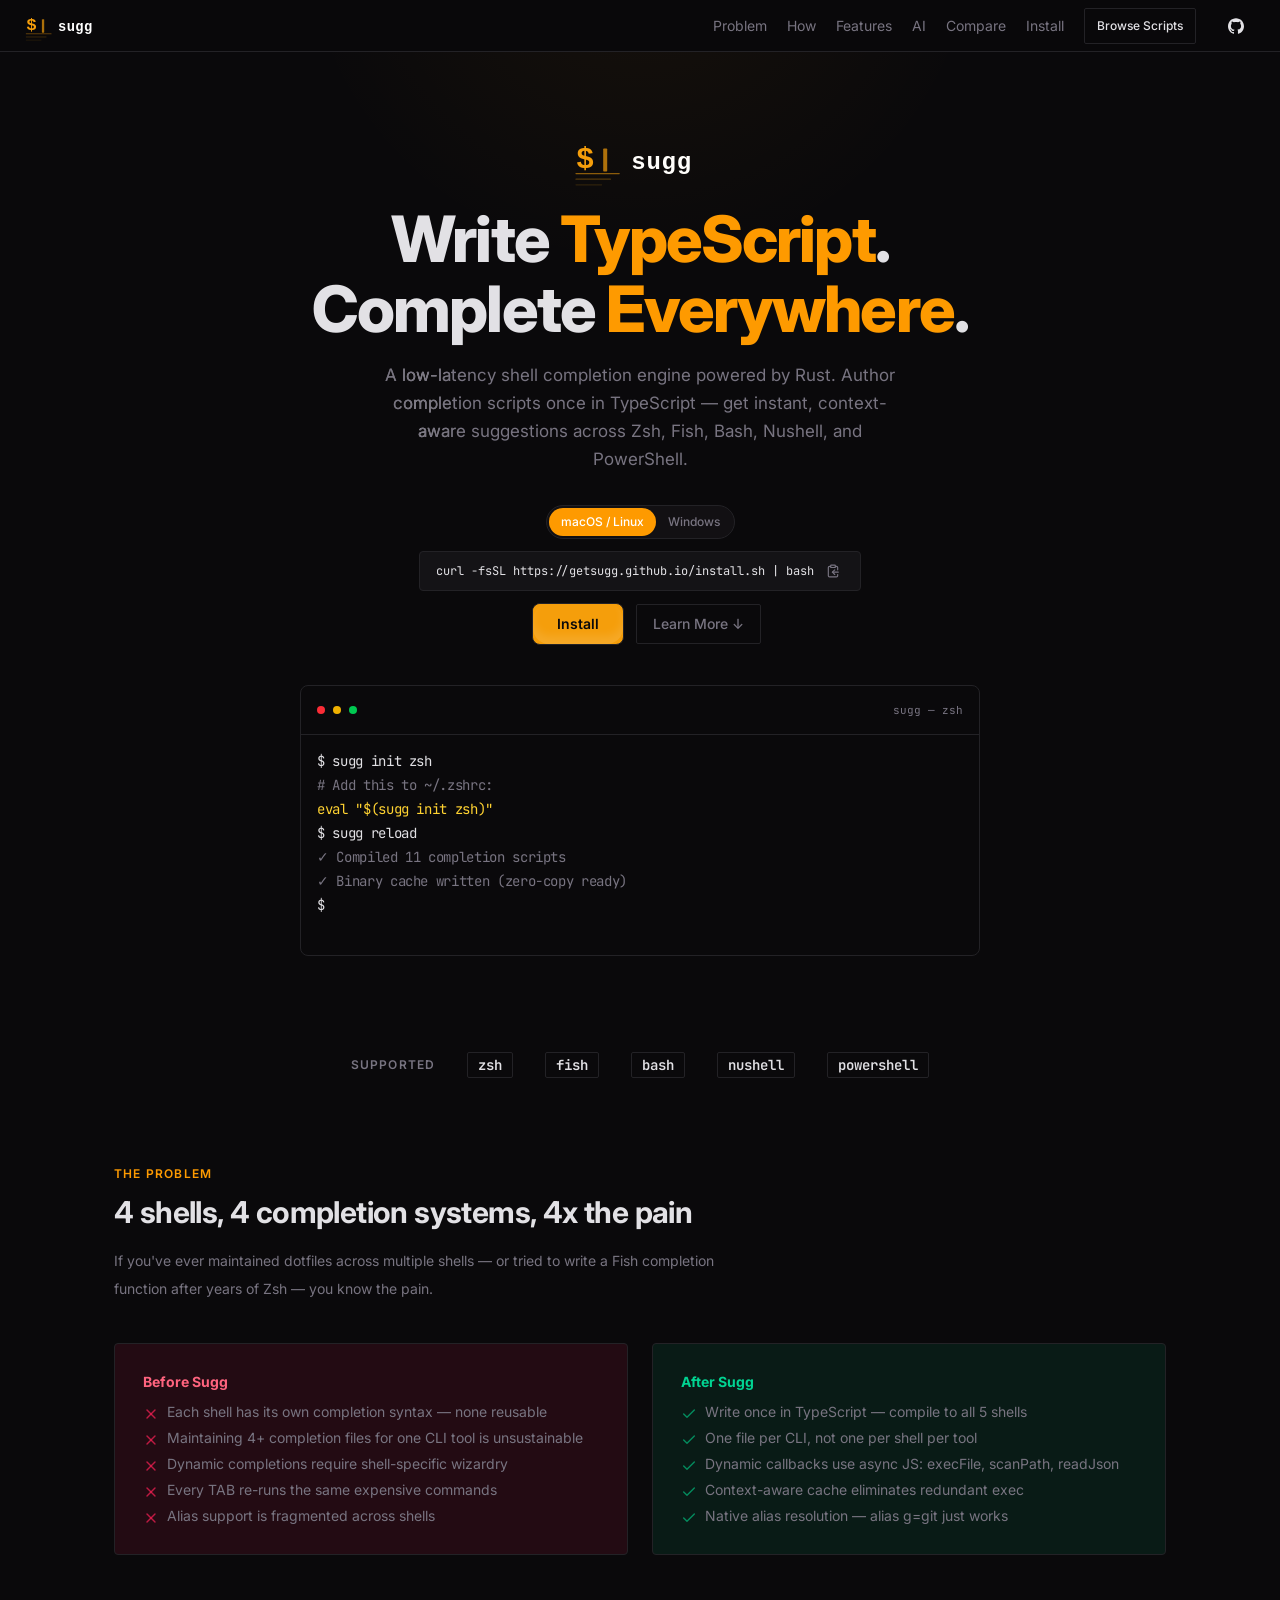
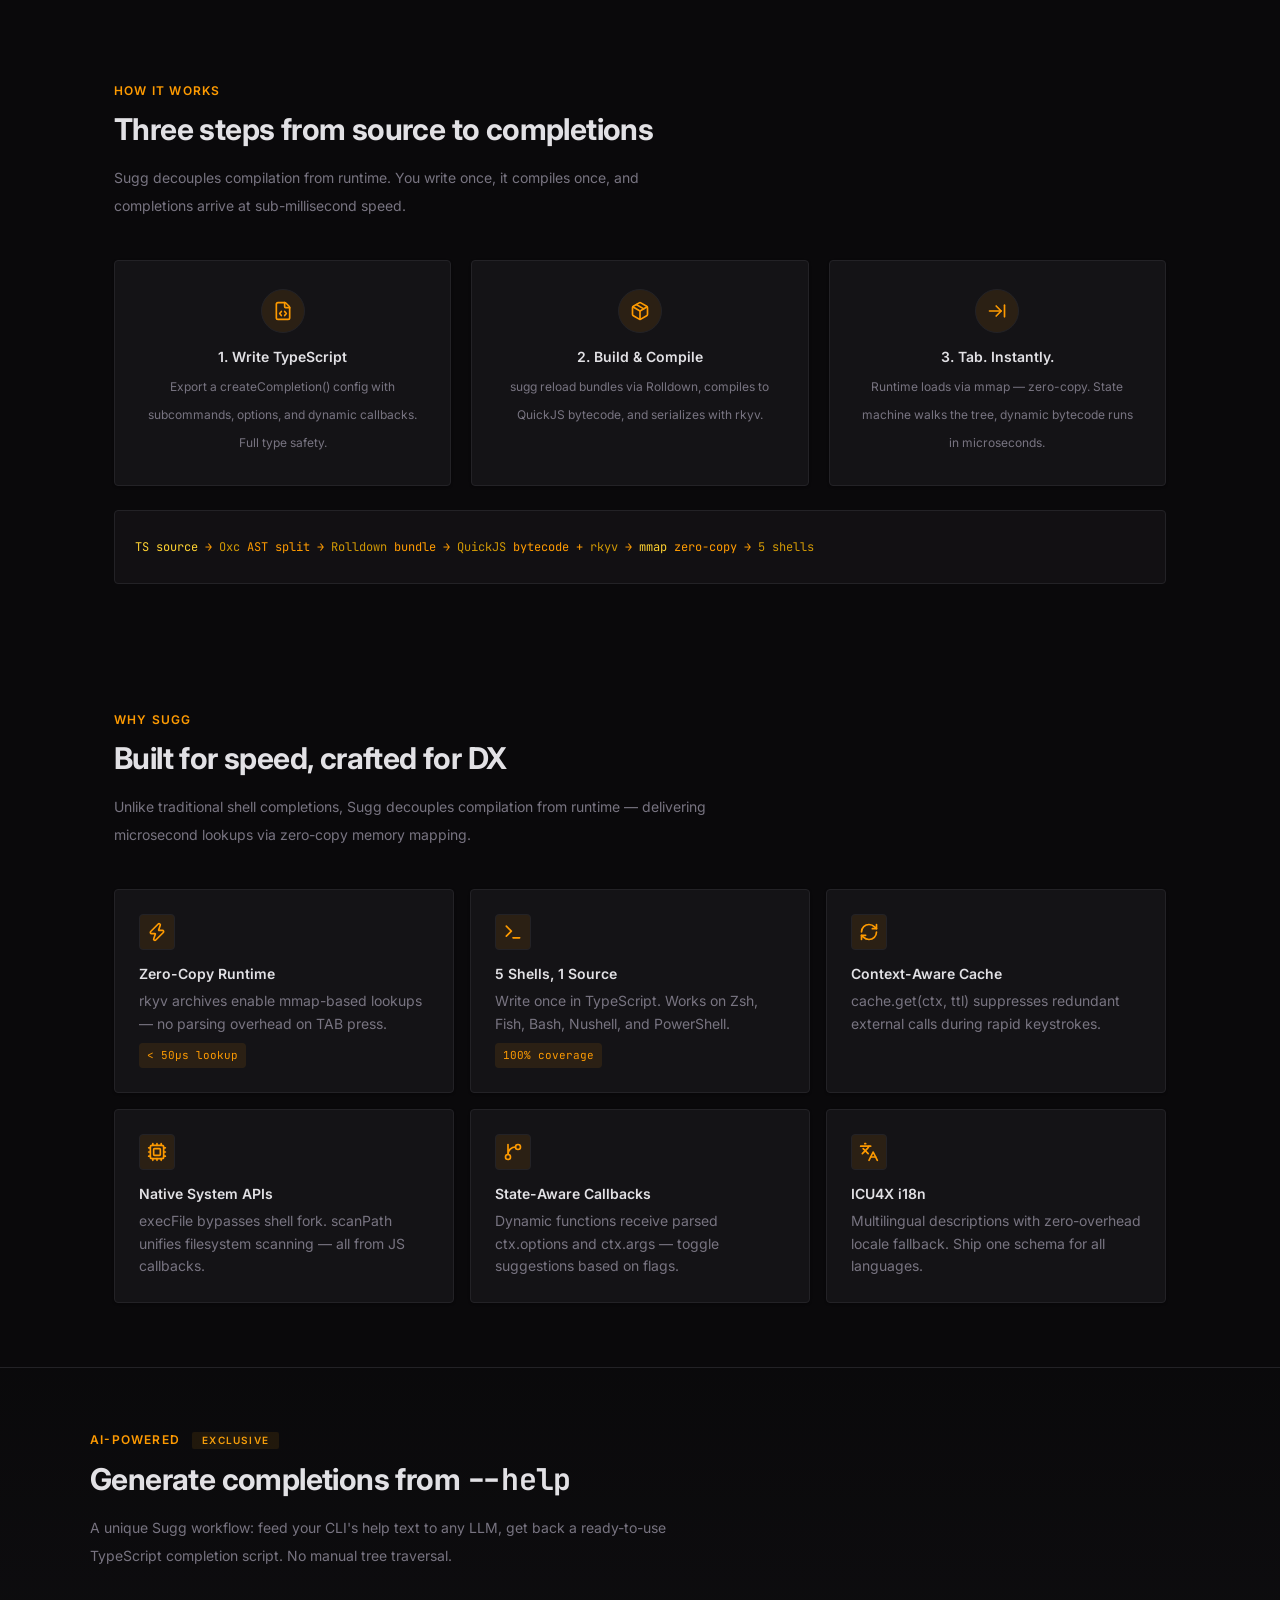
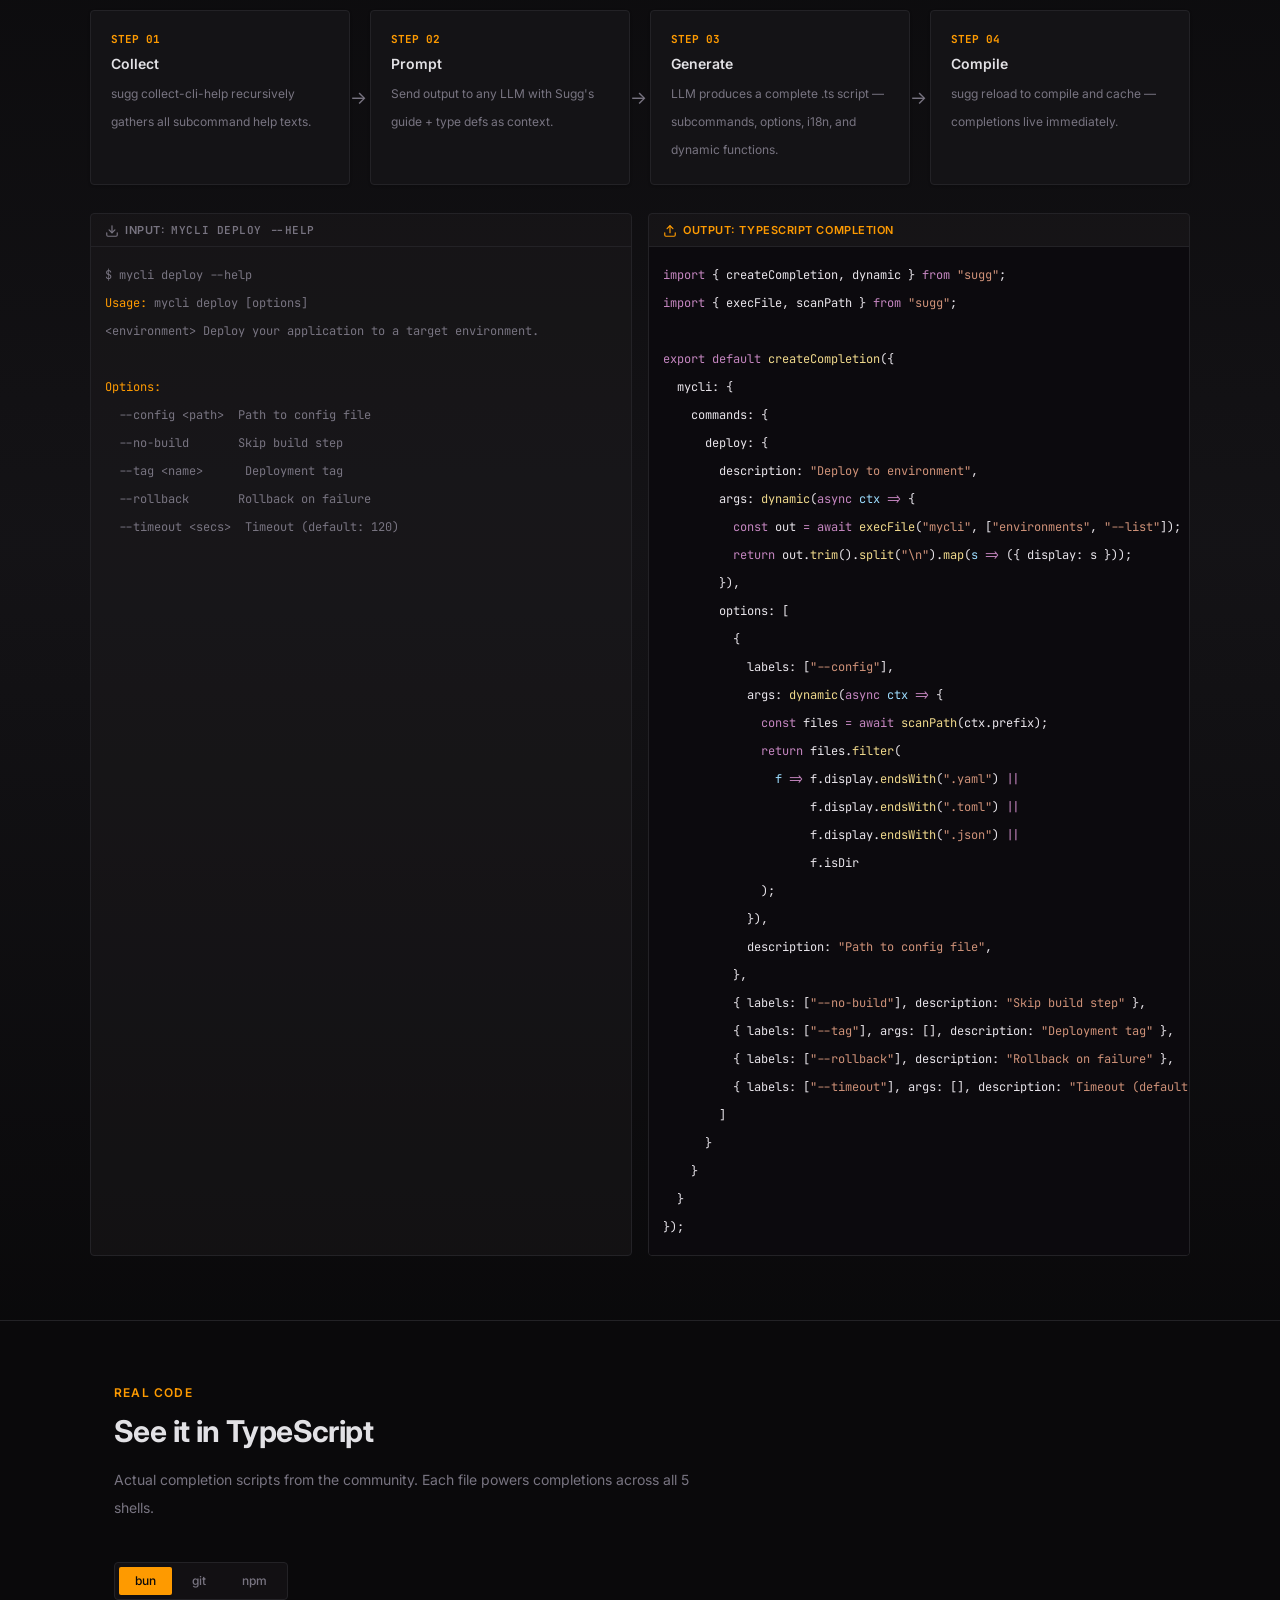
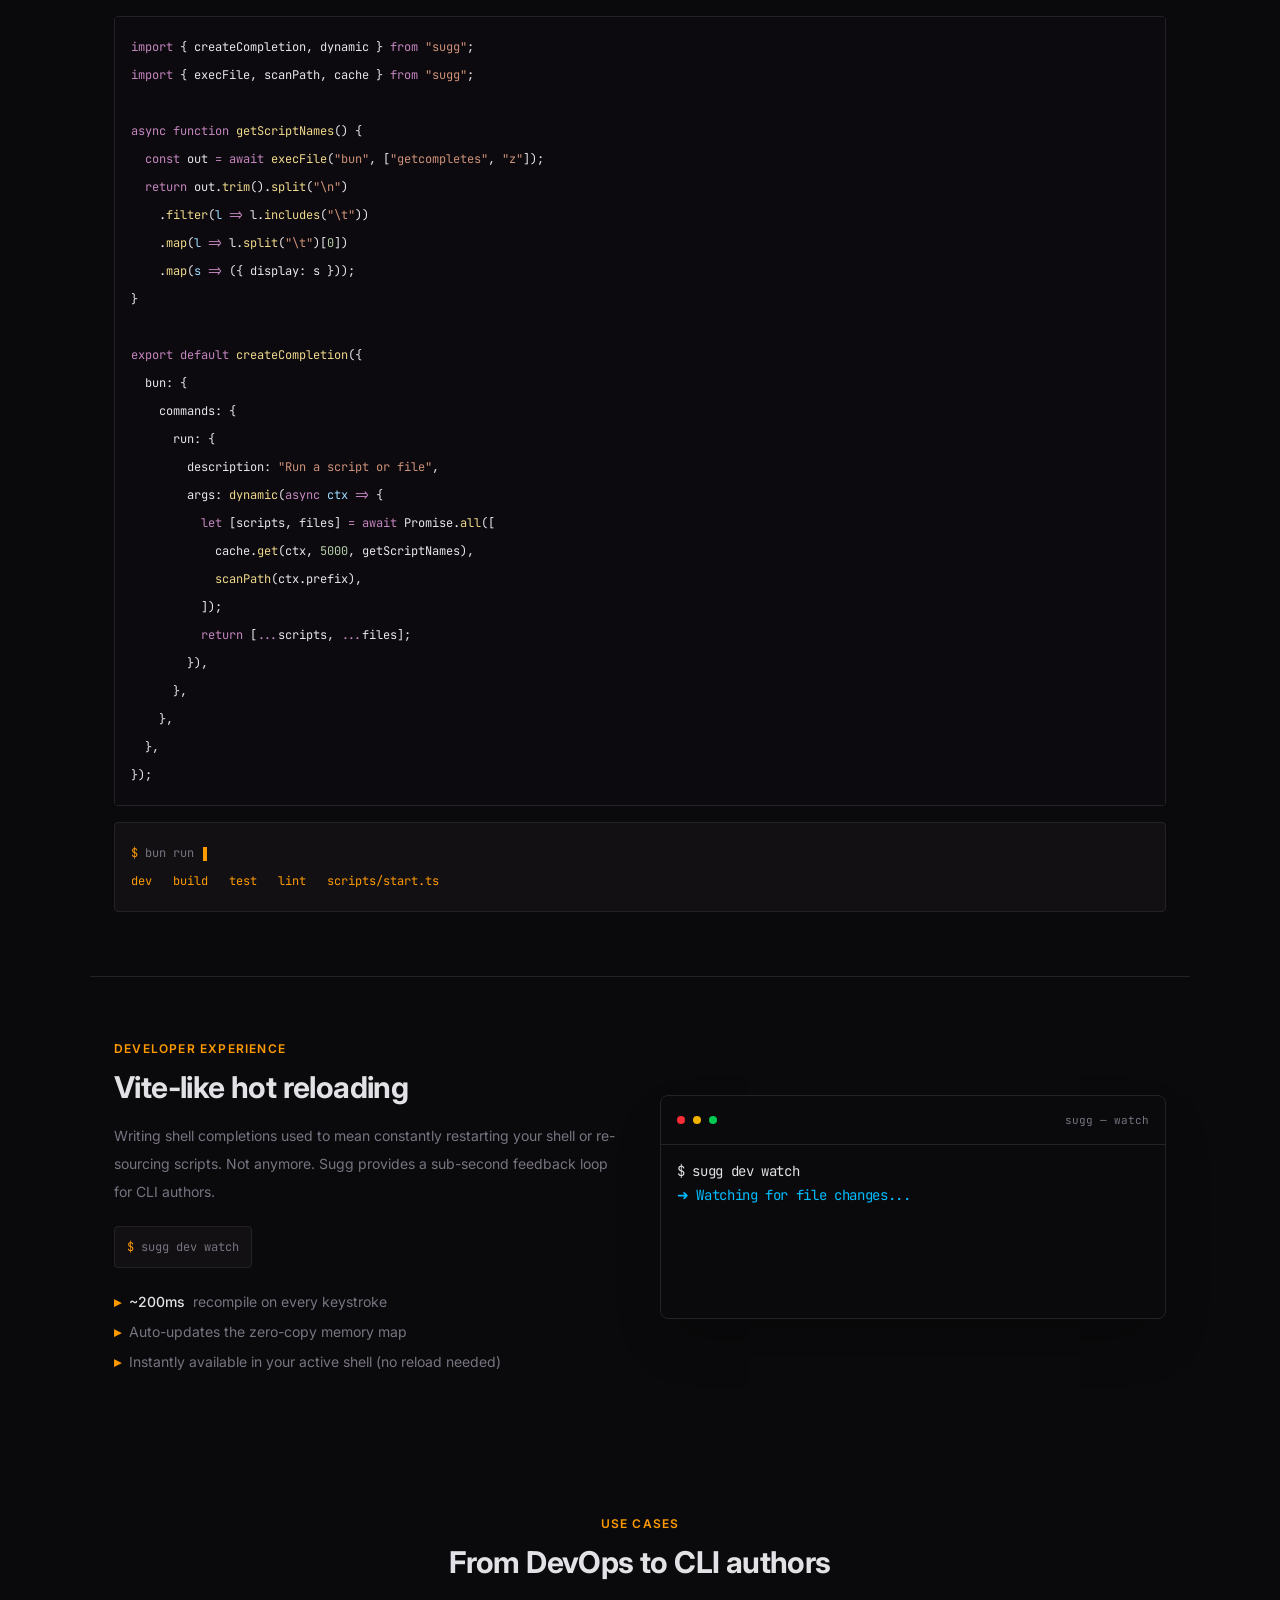
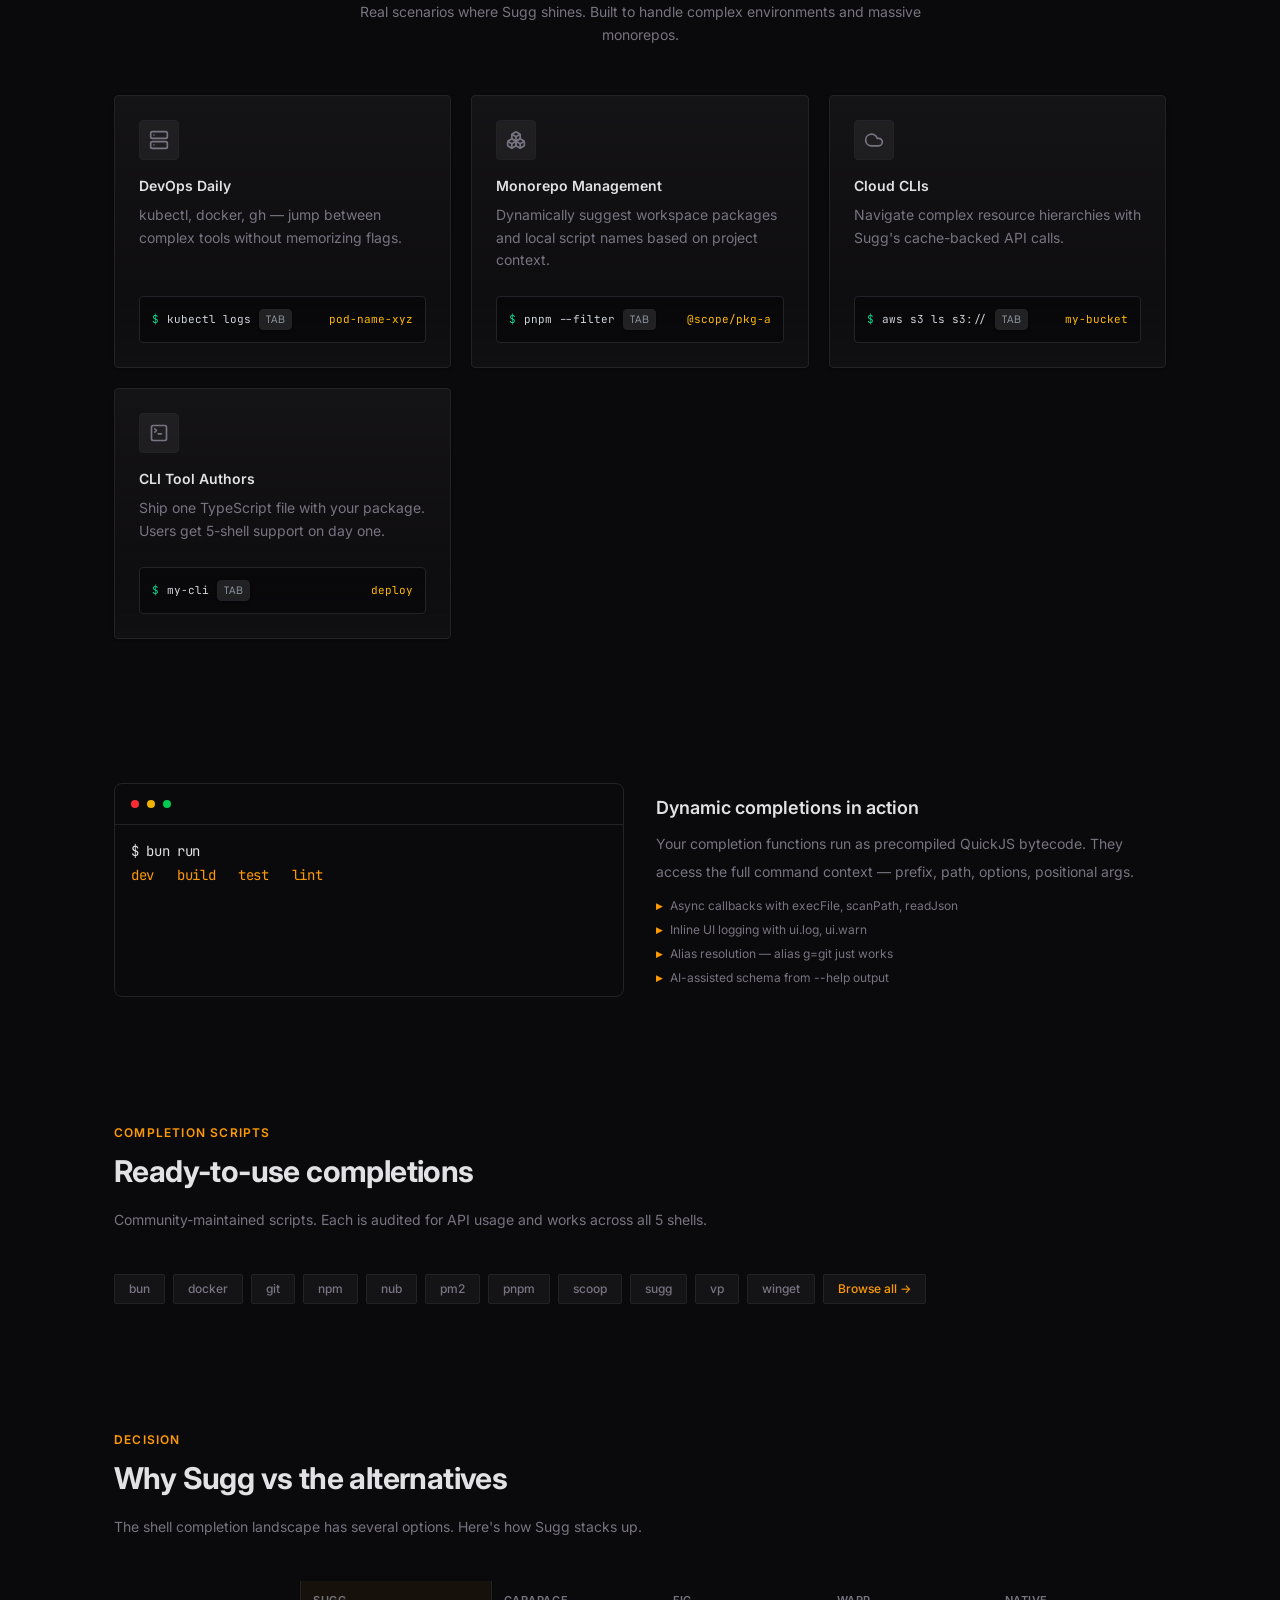
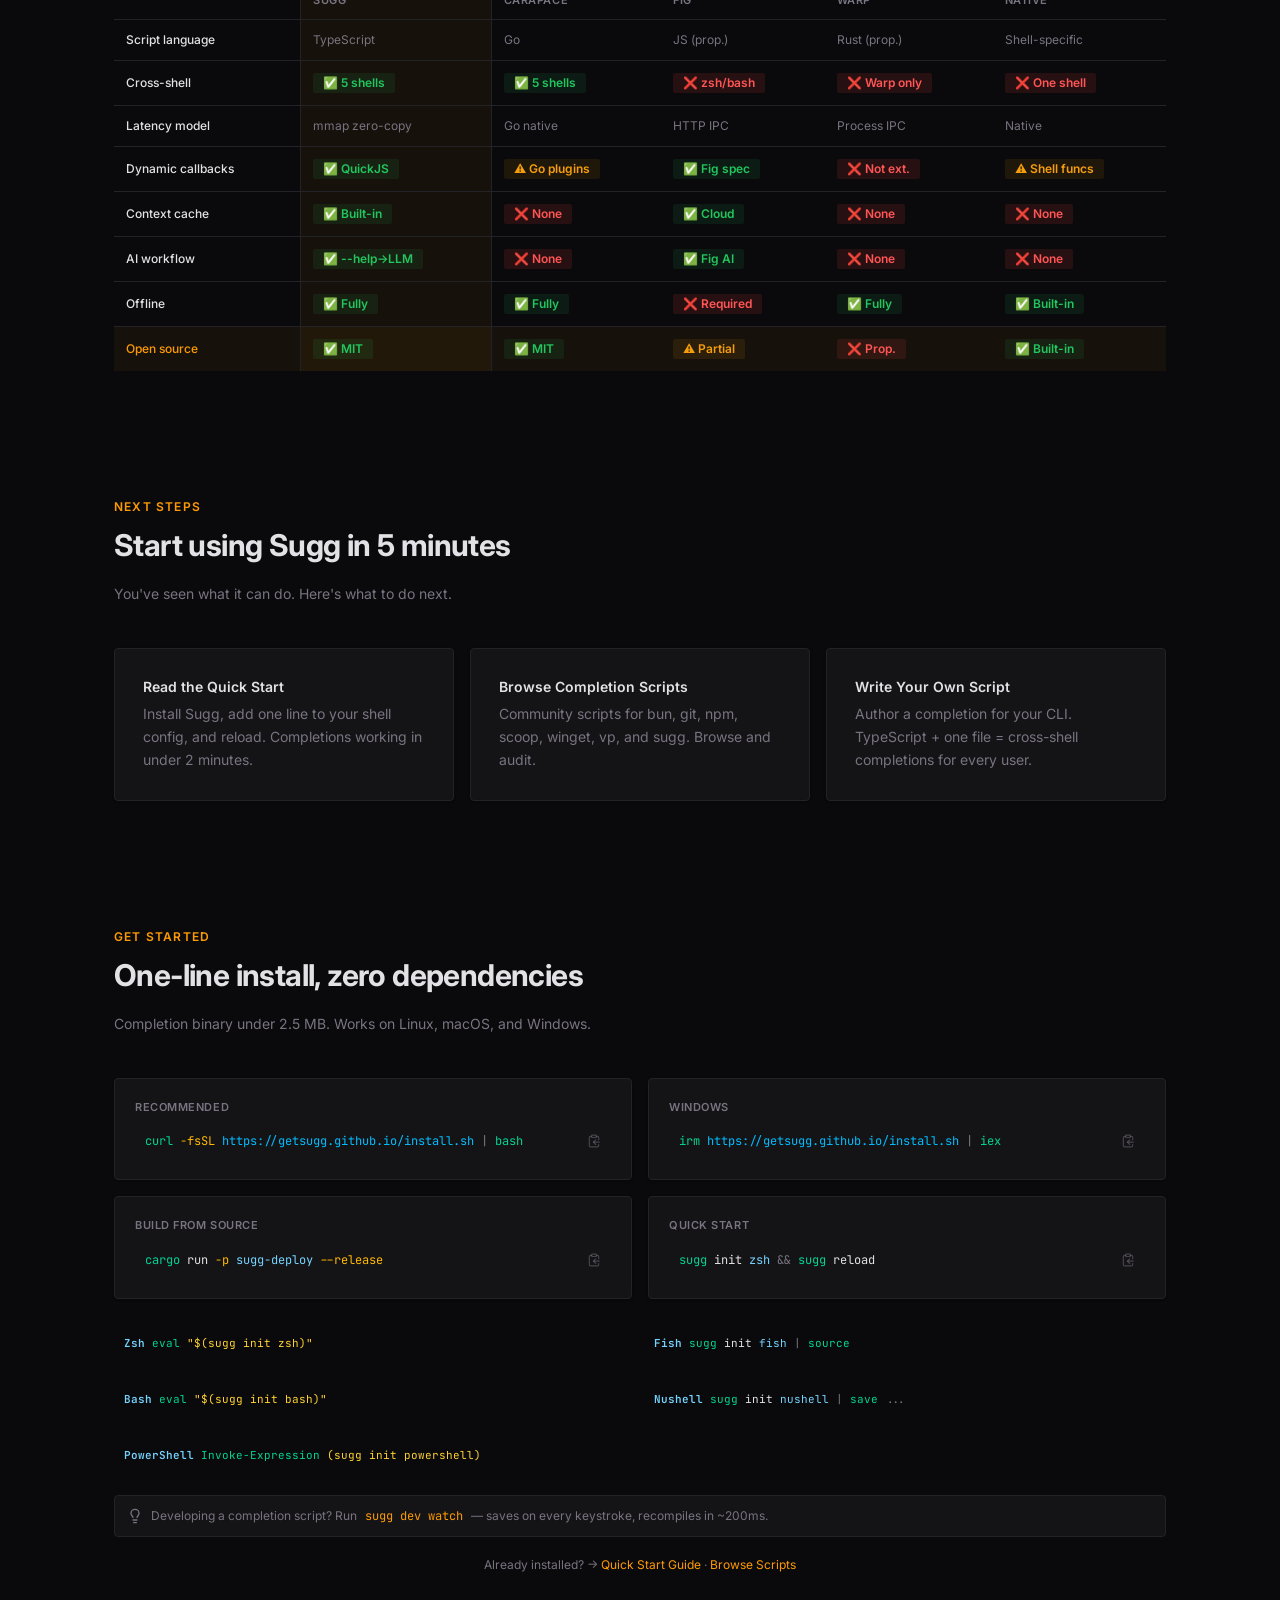
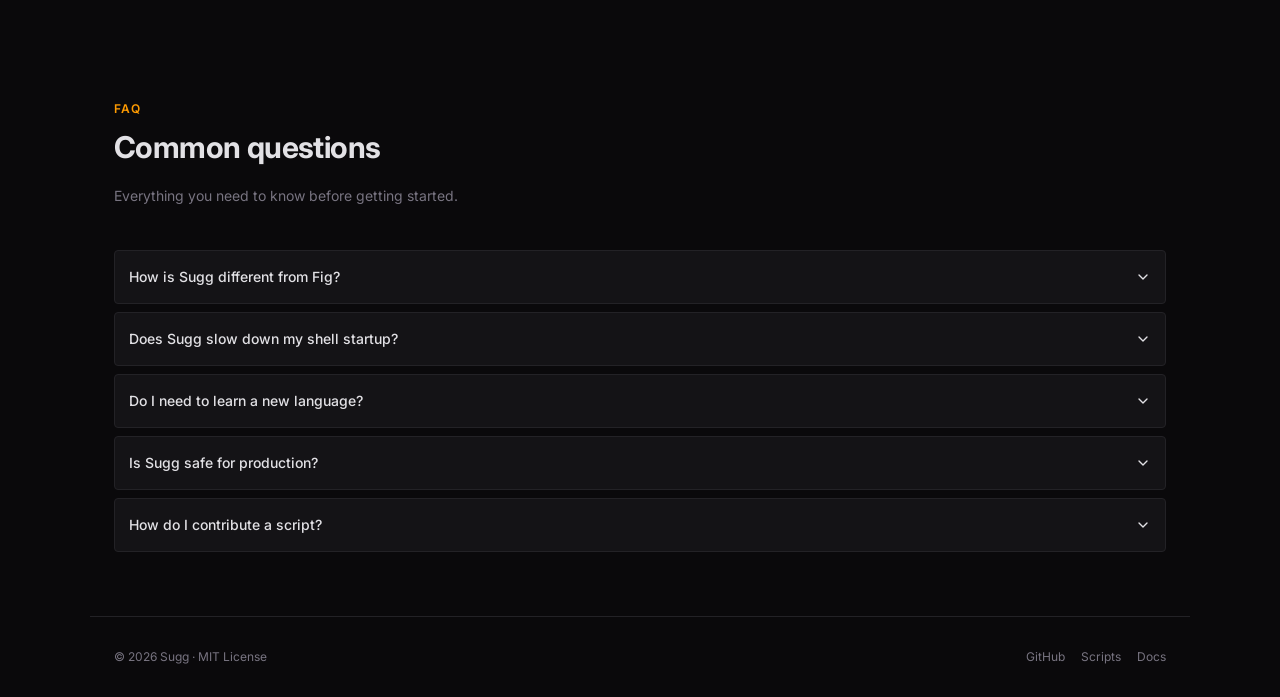
<file: index.html>
<!DOCTYPE html><html _hk=000 lang="en" class="dark"><head><meta charset="utf-8"><meta name="viewport" content="width=device-width, initial-scale=1"><title>Sugg Completions</title><meta name="description" content="Completion scripts for the Sugg command engine, with a browser-side security audit."><link rel="icon" type="image/svg+xml" href="/logo-favicon.svg"><link href="https://fonts.googleapis.com/css2?family=Inter:wght@400;500;600;700;800&amp;family=Plus+Jakarta+Sans:wght@500;600;700;800&amp;family=JetBrains+Mono:wght@400;500;600&amp;display=swap" rel="stylesheet"><!--$--><script>window._$HY||(e=>{let t=e=>e&&e.hasAttribute&&(e.hasAttribute("_hk")?e:t(e.host&&e.host.nodeType?e.host:e.parentNode));["click","input"].forEach((o=>document.addEventListener(o,(o=>{if(!e.events)return;let s=t(o.composedPath&&o.composedPath()[0]||o.target);s&&!e.completed.has(s)&&e.events.push([s,o])}))))})(_$HY={events:[],completed:new WeakSet,r:new Proxy({},{set:(r,k,v)=>(v instanceof Promise&&v.catch(()=>{}),r[k]=v,!0)}),s:{},fe(){}});</script><script>(self.$R=self.$R||{})[""]=[];_$HY.r["links"]=1;_$HY.r["_assets"]=($R[0]={"001007041000":"/assets/index-miJvfWVH.js"});</script><!--xs--><!--/--><link rel="stylesheet" href="/assets/virtual_solid-ssr-entry-client-BnFgW6nk.css"><link rel="modulepreload" href="/assets/web-B7kegKGu.js"><link rel="modulepreload" href="/assets/routing-BgnmKBiG.js"><link rel="modulepreload" href="/assets/scripts-utils-B2CZhjwo.js"><link rel="modulepreload" href="/assets/scripts-DTKR8vA-.js"><link rel="stylesheet" href="/assets/index-CUwMFKFl.css"><link rel="modulepreload" href="/assets/index-miJvfWVH.js" fetchpriority="low"><link rel="modulepreload" href="/assets/button-zFWtGGyQ.js" fetchpriority="low"><link rel="modulepreload" href="/assets/BlSoAAAV-BxZz3f8i.js" fetchpriority="low"><link rel="modulepreload" href="/assets/F5MPGch0-nQ85VMiY.js" fetchpriority="low"><script type="module" src="/assets/virtual_solid-ssr-entry-client-DNDmprfl.js" async></script></head><body><div _hk=0010070410002 class="min-h-screen bg-background text-foreground"><nav class="sticky top-0 z-50 flex h-13 items-center gap-6 px-6 border-b border-border bg-background/85 backdrop-blur-sm"><img src="/logo-horizontal.svg" alt="sugg" class="h-8 shrink-0"><div class="flex items-center gap-5 ml-auto"><button type="button" class="text-sm text-muted-foreground hover:text-amber-500 transition-colors cursor-pointer bg-transparent border-none">Problem</button><button type="button" class="text-sm text-muted-foreground hover:text-amber-500 transition-colors cursor-pointer bg-transparent border-none">How</button><button type="button" class="text-sm text-muted-foreground hover:text-amber-500 transition-colors cursor-pointer bg-transparent border-none">Features</button><button type="button" class="text-sm text-muted-foreground hover:text-amber-500 transition-colors cursor-pointer bg-transparent border-none">AI</button><button type="button" class="text-sm text-muted-foreground hover:text-amber-500 transition-colors cursor-pointer bg-transparent border-none">Compare</button><button type="button" class="text-sm text-muted-foreground hover:text-amber-500 transition-colors cursor-pointer bg-transparent border-none">Install</button><!--$--><a _hk=00100704100090 type="button" class="inline-flex items-center justify-center gap-2 whitespace-nowrap rounded-md font-medium ring-offset-background transition-colors focus-visible:outline-none focus-visible:ring-2 focus-visible:ring-ring focus-visible:ring-offset-2 disabled:pointer-events-none disabled:opacity-50 [&amp;_svg]:pointer-events-none [&amp;_svg]:size-4 [&amp;_svg]:shrink-0 border border-input hover:bg-accent hover:text-accent-foreground h-9 px-3 text-xs" href="/scripts/">Browse Scripts</a><!--/--><!--$--><a _hk=001007041000g0 type="button" class="inline-flex items-center justify-center gap-2 whitespace-nowrap rounded-md text-sm font-medium ring-offset-background transition-colors focus-visible:outline-none focus-visible:ring-2 focus-visible:ring-ring focus-visible:ring-offset-2 disabled:pointer-events-none disabled:opacity-50 [&amp;_svg]:pointer-events-none [&amp;_svg]:size-4 [&amp;_svg]:shrink-0 hover:bg-accent hover:text-accent-foreground size-10" href="https://github.com/getsugg/sugg" target="_blank" rel="noopener noreferrer" aria-label="GitHub"><svg _hk=001007041000g3 class="size-4" viewBox="0 0 24 24" fill="currentColor"><title>GitHub</title><path d="M12 .297c-6.63 0-12 5.373-12 12 0 5.303 3.438 9.8 8.205 11.385.6.113.82-.258.82-.577 0-.285-.01-1.04-.015-2.04-3.338.724-4.042-1.61-4.042-1.61C4.422 18.07 3.633 17.7 3.633 17.7c-1.087-.744.084-.729.084-.729 1.205.084 1.838 1.236 1.838 1.236 1.07 1.835 2.809 1.305 3.495.998.108-.776.417-1.305.76-1.605-2.665-.3-5.466-1.332-5.466-5.93 0-1.31.465-2.38 1.235-3.22-.135-.303-.54-1.523.105-3.176 0 0 1.005-.322 3.3 1.23.96-.267 1.98-.399 3-.405 1.02.006 2.04.138 3 .405 2.28-1.552 3.285-1.23 3.285-1.23.645 1.653.24 2.873.12 3.176.765.84 1.23 1.91 1.23 3.22 0 4.61-2.805 5.625-5.475 5.92.42.36.81 1.096.81 2.22 0 1.606-.015 2.896-.015 3.286 0 .315.21.69.825.57C20.565 22.092 24 17.592 24 12.297c0-6.627-5.373-12-12-12"></path></svg></a><!--/--></div></nav><section class="heroglow relative overflow-hidden flex flex-col items-center text-center px-6 pt-20 pb-14"><!--$--><!--/--><div class="flex items-center justify-center mb-4"><img src="/logo-horizontal.svg" alt="sugg" class="h-14"></div><h1 class="text-[clamp(36px,6vw,64px)] font-extrabold leading-[1.1] max-w-180 tracking-[-0.03em]">Write <span class="text-amber-500">TypeScript</span>.<br>Complete <span class="text-amber-500">Everywhere</span>.</h1><!--$--><span _hk=001007041000k style="--shiny-width:100px;background:linear-gradient(to right, transparent 0%, var(--shiny-color, rgba(255,255,255,0.8)) 50%, transparent 100%);background-size:100px 100%;background-clip:text;background-repeat:no-repeat" class="mx-auto animate-magic-shiny-text [animation-fill-mode:backwards] mt-4 text-[17px] max-w-135 leading-7 text-muted-foreground dark:text-muted-foreground">A low-latency shell completion engine powered by Rust. Author completion scripts once in TypeScript — get instant, context-aware suggestions across Zsh, Fish, Bash, Nushell, and PowerShell.</span><!--/--><div class="flex flex-col items-center gap-3 mt-8"><div class="inline-flex items-center p-0.5 rounded-full bg-muted/40 border border-border" role="tablist"><button type="button" class="text-xs px-3 py-1.5 rounded-full font-medium transition-all bg-amber-500 text-white shadow-xs" role="tab" aria-selected="true">macOS / Linux</button><button type="button" class="text-xs px-3 py-1.5 rounded-full font-medium transition-all text-muted-foreground hover:text-foreground" role="tab" aria-selected="false">Windows</button></div><div class="flex items-center gap-2 px-4 py-2 rounded-lg bg-card border border-border font-mono text-xs text-muted-foreground"><!--$--><span _hk=001007041000o0 class="text-foreground">curl -fsSL https://getsugg.github.io/install.sh | bash</span><!--/--><button type="button" class="text-muted-foreground hover:text-amber-500 bg-transparent border-none cursor-pointer p-1 text-sm"><svg _hk=001007041000q2 xmlns="http://www.w3.org/2000/svg" width="24" height="24" viewBox="0 0 24 24" fill="none" stroke="currentColor" stroke-width="2" stroke-linecap="round" stroke-linejoin="round" class="lucide lucide-clipboard-copy lucide-icon w-3.5 h-3.5" aria-hidden="true"><rect _hk=001007041000q3020 width="8" height="4" x="8" y="2" rx="1" ry="1" key="tgr4d6"></rect><path _hk=001007041000q3120 d="M8 4H6a2 2 0 0 0-2 2v14a2 2 0 0 0 2 2h12a2 2 0 0 0 2-2v-2" key="4jdomd"></path><path _hk=001007041000q3220 d="M16 4h2a2 2 0 0 1 2 2v4" key="3hqy98"></path><path _hk=001007041000q3320 d="M21 14H11" key="1bme5i"></path><path _hk=001007041000q3420 d="m15 10-4 4 4 4" key="5dvupr"></path></svg></button></div><div class="flex flex-wrap items-center justify-center gap-3"><button type="button" class="bg-transparent border-none cursor-pointer p-0"><button _hk=001007041000r style="--spread:90deg;--shimmer-color:#f59e0b;--radius:8px;--speed:3s;--cut:0.05em;--bg:rgba(245, 158, 11, 1)" class="group relative z-0 flex cursor-pointer items-center justify-center overflow-hidden whitespace-nowrap [border-radius:var(--radius)] border border-white/10 [background:var(--bg)] transform-gpu transition-transform duration-300 ease-in-out active:translate-y-px text-primary-foreground font-semibold text-sm px-6 py-2.5"><div class="-z-30 blur-[2px] @container absolute inset-0 overflow-visible"><div class="absolute inset-0 aspect-[1] h-full w-auto animate-magic-shimmer-slide"><div class="absolute -inset-full w-auto [translate:0_0] rotate-0 animate-magic-spin-around" style="background:conic-gradient(from calc(270deg - (var(--spread) * 0.5)), transparent 0, var(--shimmer-color) var(--spread), transparent var(--spread))"></div></div></div><!--$-->Install<!--/--><div class="absolute inset-0 size-full rounded-2xl px-4 py-1.5 text-sm font-medium shadow-[inset_0_-8px_10px_#ffffff1f] transform-gpu transition-all duration-300 ease-in-out group-hover:shadow-[inset_0_-6px_10px_#ffffff3f] group-active:shadow-[inset_0_-10px_10px_#ffffff3f]"></div><div class="absolute inset-(--cut) -z-20 [border-radius:var(--radius)] [background:var(--bg)]"></div></button></button><!--$--><button _hk=001007041000z0 type="button" class="inline-flex items-center justify-center gap-2 whitespace-nowrap rounded-md text-sm font-medium ring-offset-background transition-colors focus-visible:outline-none focus-visible:ring-2 focus-visible:ring-ring focus-visible:ring-offset-2 disabled:pointer-events-none disabled:opacity-50 [&amp;_svg]:pointer-events-none [&amp;_svg]:size-4 [&amp;_svg]:shrink-0 hover:bg-accent hover:text-accent-foreground h-10 px-4 py-2 text-muted-foreground border-border border cursor-pointer">Learn More ↓</button><!--/--></div></div><!--$--><div _hk=001007041000A12 class="border-border bg-background z-0 max-h-100 rounded-xl border mt-10 max-w-170 w-full text-left h-67.75 overflow-hidden"><div class="flex flex-col gap-y-2 border-b border-border p-4"><div _hk=001007041000A140 class="flex flex-row items-center gap-x-2"><div class="h-2 w-2 rounded-full bg-red-500"></div><div class="h-2 w-2 rounded-full bg-yellow-500"></div><div class="h-2 w-2 rounded-full bg-green-500"></div><span class="ml-auto text-[11px] text-muted-foreground font-mono">sugg — zsh</span></div></div><pre class="p-4"><code class="grid gap-y-1 overflow-auto"></code></pre></div><!--/--></section><div class="flex justify-center items-center gap-8 px-6 pt-10 pb-6 flex-wrap"><span class="text-xs uppercase tracking-widest font-semibold text-muted-foreground">Supported</span><!--$--><div _hk=001007041000A1700 class="inline-flex items-center rounded-md px-2.5 py-0.5 font-semibold transition-colors focus:outline-none focus:ring-2 focus:ring-ring focus:ring-offset-2 border text-foreground font-mono text-sm">zsh</div><div _hk=001007041000A1710 class="inline-flex items-center rounded-md px-2.5 py-0.5 font-semibold transition-colors focus:outline-none focus:ring-2 focus:ring-ring focus:ring-offset-2 border text-foreground font-mono text-sm">fish</div><div _hk=001007041000A1720 class="inline-flex items-center rounded-md px-2.5 py-0.5 font-semibold transition-colors focus:outline-none focus:ring-2 focus:ring-ring focus:ring-offset-2 border text-foreground font-mono text-sm">bash</div><div _hk=001007041000A1730 class="inline-flex items-center rounded-md px-2.5 py-0.5 font-semibold transition-colors focus:outline-none focus:ring-2 focus:ring-ring focus:ring-offset-2 border text-foreground font-mono text-sm">nushell</div><div _hk=001007041000A1740 class="inline-flex items-center rounded-md px-2.5 py-0.5 font-semibold transition-colors focus:outline-none focus:ring-2 focus:ring-ring focus:ring-offset-2 border text-foreground font-mono text-sm">powershell</div><!--/--></div><section id="problem" class="px-6 py-16 max-w-275 mx-auto"><div class="text-xs font-semibold uppercase tracking-widest text-amber-500 mb-2">The Problem</div><h2 class="text-[30px] font-bold tracking-[-0.02em] mb-3">4 shells, 4 completion systems, 4x the pain</h2><p class="text-sm text-muted-foreground max-w-150 mb-10 leading-7">If you've ever maintained dotfiles across multiple shells &#8212; or tried to write a Fish completion function after years of Zsh &#8212; you know the pain.</p><div class="grid grid-cols-[1fr_1fr] gap-6 max-md:grid-cols-1"><!--$--><div _hk=001007041000A19 class="rounded-lg border text-card-foreground border-rose-500/30 bg-rose-500/10 shadow-none"><div _hk=001007041000A1a class="p-7"><div _hk=001007041000A1b class="text-sm font-bold flex items-center gap-1.5 mb-2.5 text-rose-400">Before Sugg</div><ul _hk=001007041000A1c class="list-none space-y-1.5"><li class="flex items-start gap-2 text-sm text-muted-foreground"><!--$--><svg _hk=001007041000A1f xmlns="http://www.w3.org/2000/svg" width="24" height="24" viewBox="0 0 24 24" fill="none" stroke="currentColor" stroke-width="2" stroke-linecap="round" stroke-linejoin="round" class="lucide lucide-x lucide-icon w-4 h-4 text-rose-500/70 shrink-0 mt-1" aria-hidden="true"><path _hk=001007041000A1g020 d="M18 6 6 18" key="1bl5f8"></path><path _hk=001007041000A1g120 d="m6 6 12 12" key="d8bk6v"></path></svg><!--/--> Each shell has its own completion syntax &#8212; none reusable</li><li class="flex items-start gap-2 text-sm text-muted-foreground"><!--$--><svg _hk=001007041000A1k xmlns="http://www.w3.org/2000/svg" width="24" height="24" viewBox="0 0 24 24" fill="none" stroke="currentColor" stroke-width="2" stroke-linecap="round" stroke-linejoin="round" class="lucide lucide-x lucide-icon w-4 h-4 text-rose-500/70 shrink-0 mt-1" aria-hidden="true"><path _hk=001007041000A1l020 d="M18 6 6 18" key="1bl5f8"></path><path _hk=001007041000A1l120 d="m6 6 12 12" key="d8bk6v"></path></svg><!--/--> Maintaining 4+ completion files for one CLI tool is unsustainable</li><li class="flex items-start gap-2 text-sm text-muted-foreground"><!--$--><svg _hk=001007041000A1p xmlns="http://www.w3.org/2000/svg" width="24" height="24" viewBox="0 0 24 24" fill="none" stroke="currentColor" stroke-width="2" stroke-linecap="round" stroke-linejoin="round" class="lucide lucide-x lucide-icon w-4 h-4 text-rose-500/70 shrink-0 mt-1" aria-hidden="true"><path _hk=001007041000A1q020 d="M18 6 6 18" key="1bl5f8"></path><path _hk=001007041000A1q120 d="m6 6 12 12" key="d8bk6v"></path></svg><!--/--> Dynamic completions require shell-specific wizardry</li><li class="flex items-start gap-2 text-sm text-muted-foreground"><!--$--><svg _hk=001007041000A1u xmlns="http://www.w3.org/2000/svg" width="24" height="24" viewBox="0 0 24 24" fill="none" stroke="currentColor" stroke-width="2" stroke-linecap="round" stroke-linejoin="round" class="lucide lucide-x lucide-icon w-4 h-4 text-rose-500/70 shrink-0 mt-1" aria-hidden="true"><path _hk=001007041000A1v020 d="M18 6 6 18" key="1bl5f8"></path><path _hk=001007041000A1v120 d="m6 6 12 12" key="d8bk6v"></path></svg><!--/--> Every TAB re-runs the same expensive commands</li><li class="flex items-start gap-2 text-sm text-muted-foreground"><!--$--><svg _hk=001007041000A1z xmlns="http://www.w3.org/2000/svg" width="24" height="24" viewBox="0 0 24 24" fill="none" stroke="currentColor" stroke-width="2" stroke-linecap="round" stroke-linejoin="round" class="lucide lucide-x lucide-icon w-4 h-4 text-rose-500/70 shrink-0 mt-1" aria-hidden="true"><path _hk=001007041000A20020 d="M18 6 6 18" key="1bl5f8"></path><path _hk=001007041000A20120 d="m6 6 12 12" key="d8bk6v"></path></svg><!--/--> Alias support is fragmented across shells</li></ul></div></div><!--/--><!--$--><div _hk=001007041000A22 class="rounded-lg border text-card-foreground border-emerald-500/30 bg-emerald-500/10 shadow-none"><div _hk=001007041000A23 class="p-7"><div _hk=001007041000A24 class="text-sm font-bold flex items-center gap-1.5 mb-2.5 text-emerald-400">After Sugg</div><ul _hk=001007041000A25 class="list-none space-y-1.5"><li class="flex items-start gap-2 text-sm text-muted-foreground"><!--$--><svg _hk=001007041000A28 xmlns="http://www.w3.org/2000/svg" width="24" height="24" viewBox="0 0 24 24" fill="none" stroke="currentColor" stroke-width="2" stroke-linecap="round" stroke-linejoin="round" class="lucide lucide-check lucide-icon w-4 h-4 text-emerald-500/70 shrink-0 mt-1" aria-hidden="true"><path _hk=001007041000A29020 d="M20 6 9 17l-5-5" key="1gmf2c"></path></svg><!--/--> Write once in TypeScript &#8212; compile to all 5 shells</li><li class="flex items-start gap-2 text-sm text-muted-foreground"><!--$--><svg _hk=001007041000A2d xmlns="http://www.w3.org/2000/svg" width="24" height="24" viewBox="0 0 24 24" fill="none" stroke="currentColor" stroke-width="2" stroke-linecap="round" stroke-linejoin="round" class="lucide lucide-check lucide-icon w-4 h-4 text-emerald-500/70 shrink-0 mt-1" aria-hidden="true"><path _hk=001007041000A2e020 d="M20 6 9 17l-5-5" key="1gmf2c"></path></svg><!--/--> One file per CLI, not one per shell per tool</li><li class="flex items-start gap-2 text-sm text-muted-foreground"><!--$--><svg _hk=001007041000A2i xmlns="http://www.w3.org/2000/svg" width="24" height="24" viewBox="0 0 24 24" fill="none" stroke="currentColor" stroke-width="2" stroke-linecap="round" stroke-linejoin="round" class="lucide lucide-check lucide-icon w-4 h-4 text-emerald-500/70 shrink-0 mt-1" aria-hidden="true"><path _hk=001007041000A2j020 d="M20 6 9 17l-5-5" key="1gmf2c"></path></svg><!--/--> Dynamic callbacks use async JS: execFile, scanPath, readJson</li><li class="flex items-start gap-2 text-sm text-muted-foreground"><!--$--><svg _hk=001007041000A2n xmlns="http://www.w3.org/2000/svg" width="24" height="24" viewBox="0 0 24 24" fill="none" stroke="currentColor" stroke-width="2" stroke-linecap="round" stroke-linejoin="round" class="lucide lucide-check lucide-icon w-4 h-4 text-emerald-500/70 shrink-0 mt-1" aria-hidden="true"><path _hk=001007041000A2o020 d="M20 6 9 17l-5-5" key="1gmf2c"></path></svg><!--/--> Context-aware cache eliminates redundant exec</li><li class="flex items-start gap-2 text-sm text-muted-foreground"><!--$--><svg _hk=001007041000A2s xmlns="http://www.w3.org/2000/svg" width="24" height="24" viewBox="0 0 24 24" fill="none" stroke="currentColor" stroke-width="2" stroke-linecap="round" stroke-linejoin="round" class="lucide lucide-check lucide-icon w-4 h-4 text-emerald-500/70 shrink-0 mt-1" aria-hidden="true"><path _hk=001007041000A2t020 d="M20 6 9 17l-5-5" key="1gmf2c"></path></svg><!--/--> Native alias resolution &#8212; alias g=git just works</li></ul></div></div><!--/--></div></section><section id="how-it-works" class="px-6 py-16 max-w-275 mx-auto"><div class="text-xs font-semibold uppercase tracking-widest text-amber-500 mb-2">How It Works</div><h2 class="text-[30px] font-bold tracking-[-0.02em] mb-3">Three steps from source to completions</h2><p class="text-sm text-muted-foreground max-w-150 mb-10 leading-7">Sugg decouples compilation from runtime. You write once, it compiles once, and completions arrive at sub-millisecond speed.</p><div class="grid grid-cols-3 gap-5 max-md:grid-cols-1"><!--$--><div _hk=001007041000A2v class="rounded-lg border bg-card text-card-foreground shadow-sm group relative overflow-hidden text-center hover:border-amber-500 hover:shadow-[0_0_32px_rgba(245,158,11,0.12)] transition-all"><div _hk=001007041000A2w class="p-7"><div _hk=001007041000A2x class="w-11 h-11 rounded-full bg-amber-500/10 border border-amber-500/20 flex items-center justify-center mx-auto mb-3.5"><svg _hk=001007041000A30 xmlns="http://www.w3.org/2000/svg" width="24" height="24" viewBox="0 0 24 24" fill="none" stroke="currentColor" stroke-width="2" stroke-linecap="round" stroke-linejoin="round" class="lucide lucide-file-code lucide-icon w-5 h-5 text-amber-500" aria-hidden="true"><path _hk=001007041000A31020 d="M6 22a2 2 0 0 1-2-2V4a2 2 0 0 1 2-2h8a2.4 2.4 0 0 1 1.704.706l3.588 3.588A2.4 2.4 0 0 1 20 8v12a2 2 0 0 1-2 2z" key="1oefj6"></path><path _hk=001007041000A31120 d="M14 2v5a1 1 0 0 0 1 1h5" key="wfsgrz"></path><path _hk=001007041000A31220 d="M10 12.5 8 15l2 2.5" key="1tg20x"></path><path _hk=001007041000A31320 d="m14 12.5 2 2.5-2 2.5" key="yinavb"></path></svg></div><h4 _hk=001007041000A33 class="text-sm font-semibold mb-1.5">1. Write TypeScript</h4><p _hk=001007041000A34 class="text-xs text-muted-foreground leading-7">Export a createCompletion() config with subcommands, options, and dynamic callbacks. Full type safety.</p></div><div _hk=001007041000A35 class="opacity-0 transition-opacity duration-300 group-hover:opacity-100"><div _hk=001007041000A37 class="pointer-events-none absolute inset-0 rounded-[inherit] border-(length:--border-beam-width) border-transparent mask-[linear-gradient(transparent,transparent),linear-gradient(#000,#000)] mask-intersect [mask-clip:padding-box,border-box]" style="--border-beam-width:1px"><div class="absolute aspect-square bg-linear-to-l from-(--color-from) via-(--color-to) to-transparent" style="width:60px;offset-path:rect(0 auto auto 0 round 60px);offset-distance:0%;--color-from:#f59e0b;--color-to:#ea580c"></div></div></div></div><!--/--><!--$--><div _hk=001007041000A38 class="rounded-lg border bg-card text-card-foreground shadow-sm group relative overflow-hidden text-center hover:border-amber-500 hover:shadow-[0_0_32px_rgba(245,158,11,0.12)] transition-all"><div _hk=001007041000A39 class="p-7"><div _hk=001007041000A3a class="w-11 h-11 rounded-full bg-amber-500/10 border border-amber-500/20 flex items-center justify-center mx-auto mb-3.5"><svg _hk=001007041000A3d xmlns="http://www.w3.org/2000/svg" width="24" height="24" viewBox="0 0 24 24" fill="none" stroke="currentColor" stroke-width="2" stroke-linecap="round" stroke-linejoin="round" class="lucide lucide-package lucide-icon w-5 h-5 text-amber-500" aria-hidden="true"><path _hk=001007041000A3e020 d="M11 21.73a2 2 0 0 0 2 0l7-4A2 2 0 0 0 21 16V8a2 2 0 0 0-1-1.73l-7-4a2 2 0 0 0-2 0l-7 4A2 2 0 0 0 3 8v8a2 2 0 0 0 1 1.73z" key="1a0edw"></path><path _hk=001007041000A3e120 d="M12 22V12" key="d0xqtd"></path><polyline _hk=001007041000A3e220 points="3.29 7 12 12 20.71 7" key="ousv84"></polyline><path _hk=001007041000A3e320 d="m7.5 4.27 9 5.15" key="1c824w"></path></svg></div><h4 _hk=001007041000A3g class="text-sm font-semibold mb-1.5">2. Build &amp; Compile</h4><p _hk=001007041000A3h class="text-xs text-muted-foreground leading-7">sugg reload bundles via Rolldown, compiles to QuickJS bytecode, and serializes with rkyv.</p></div><div _hk=001007041000A3i class="opacity-0 transition-opacity duration-300 group-hover:opacity-100"><div _hk=001007041000A3k class="pointer-events-none absolute inset-0 rounded-[inherit] border-(length:--border-beam-width) border-transparent mask-[linear-gradient(transparent,transparent),linear-gradient(#000,#000)] mask-intersect [mask-clip:padding-box,border-box]" style="--border-beam-width:1px"><div class="absolute aspect-square bg-linear-to-l from-(--color-from) via-(--color-to) to-transparent" style="width:60px;offset-path:rect(0 auto auto 0 round 60px);offset-distance:0%;--color-from:#f59e0b;--color-to:#ea580c"></div></div></div></div><!--/--><!--$--><div _hk=001007041000A3l class="rounded-lg border bg-card text-card-foreground shadow-sm group relative overflow-hidden text-center hover:border-amber-500 hover:shadow-[0_0_32px_rgba(245,158,11,0.12)] transition-all"><div _hk=001007041000A3m class="p-7"><div _hk=001007041000A3n class="w-11 h-11 rounded-full bg-amber-500/10 border border-amber-500/20 flex items-center justify-center mx-auto mb-3.5"><svg _hk=001007041000A3q xmlns="http://www.w3.org/2000/svg" width="24" height="24" viewBox="0 0 24 24" fill="none" stroke="currentColor" stroke-width="2" stroke-linecap="round" stroke-linejoin="round" class="lucide lucide-arrow-right-to-line lucide-icon w-5 h-5 text-amber-500" aria-hidden="true"><path _hk=001007041000A3r020 d="M17 12H3" key="8awo09"></path><path _hk=001007041000A3r120 d="m11 18 6-6-6-6" key="8c2y43"></path><path _hk=001007041000A3r220 d="M21 5v14" key="nzette"></path></svg></div><h4 _hk=001007041000A3t class="text-sm font-semibold mb-1.5">3. Tab. Instantly.</h4><p _hk=001007041000A3u class="text-xs text-muted-foreground leading-7">Runtime loads via mmap &#8212; zero-copy. State machine walks the tree, dynamic bytecode runs in microseconds.</p></div><div _hk=001007041000A3v class="opacity-0 transition-opacity duration-300 group-hover:opacity-100"><div _hk=001007041000A3x class="pointer-events-none absolute inset-0 rounded-[inherit] border-(length:--border-beam-width) border-transparent mask-[linear-gradient(transparent,transparent),linear-gradient(#000,#000)] mask-intersect [mask-clip:padding-box,border-box]" style="--border-beam-width:1px"><div class="absolute aspect-square bg-linear-to-l from-(--color-from) via-(--color-to) to-transparent" style="width:60px;offset-path:rect(0 auto auto 0 round 60px);offset-distance:0%;--color-from:#f59e0b;--color-to:#ea580c"></div></div></div></div><!--/--></div><div class="mt-6 p-5 rounded-lg bg-muted/40 border border-border font-mono text-xs leading-8 text-muted-foreground"><span class="text-amber-300">TS source</span><span class="text-amber-500"> &#8594; </span><span class="text-amber-400/80">Oxc</span><span class="text-amber-500"> AST split &#8594; </span><span class="text-amber-400/80">Rolldown</span><span class="text-amber-500"> bundle &#8594; </span><span class="text-amber-400/80">QuickJS</span><span class="text-amber-500"> bytecode + </span><span class="text-amber-400/80">rkyv</span><span class="text-amber-500"> &#8594; </span><span class="text-amber-300">mmap</span><span class="text-amber-500"> zero-copy &#8594; </span><span class="text-amber-400/80">5 shells</span></div></section><section id="features" class="px-6 py-16 max-w-275 mx-auto"><div class="text-xs font-semibold uppercase tracking-widest text-amber-500 mb-2">Why Sugg</div><h2 class="text-[30px] font-bold tracking-[-0.02em] mb-3">Built for speed, crafted for DX</h2><p class="text-sm text-muted-foreground max-w-150 mb-10 leading-7">Unlike traditional shell completions, Sugg decouples compilation from runtime &#8212; delivering microsecond lookups via zero-copy memory mapping.</p><div class="grid grid-cols-[repeat(auto-fill,minmax(300px,1fr))] gap-4"><!--$--><div _hk=001007041000A3y class="rounded-lg border bg-card text-card-foreground shadow-sm group relative overflow-hidden hover:border-amber-500 hover:shadow-[0_0_32px_rgba(245,158,11,0.12)] transition-all"><div _hk=001007041000A3z class="p-6"><div _hk=001007041000A40 class="w-9 h-9 rounded-lg bg-amber-500/10 border border-amber-500/20 flex items-center justify-center mb-3.5"><svg _hk=001007041000A43 xmlns="http://www.w3.org/2000/svg" width="24" height="24" viewBox="0 0 24 24" fill="none" stroke="currentColor" stroke-width="2" stroke-linecap="round" stroke-linejoin="round" class="lucide lucide-zap lucide-icon w-5 h-5 text-amber-500" aria-hidden="true"><path _hk=001007041000A44020 d="M15.914 4a1.5 1.5 0 00-2.474-1.561l-9 9A1.5 1.5 0 005.5 14h4.002a.5.5 0 01.471.666L8.086 20a1.5 1.5 0 002.475 1.56l9-9A1.5 1.5 0 0018.5 10h-3.997a.5.5 0 01-.472-.667z" key="1v7up4"></path></svg></div><h3 _hk=001007041000A46 class="text-sm font-semibold mb-1.5">Zero-Copy Runtime</h3><p _hk=001007041000A47 class="text-sm text-muted-foreground leading-relaxed">rkyv archives enable mmap-based lookups &#8212; no parsing overhead on TAB press.</p><div _hk=001007041000A48 class="mt-2 font-mono text-[11px] text-amber-500 px-2 py-1 rounded bg-amber-500/10 inline-block">&lt; 50µs lookup</div></div><div _hk=001007041000A49 class="opacity-0 transition-opacity duration-300 group-hover:opacity-100"><div _hk=001007041000A4b class="pointer-events-none absolute inset-0 rounded-[inherit] border-(length:--border-beam-width) border-transparent mask-[linear-gradient(transparent,transparent),linear-gradient(#000,#000)] mask-intersect [mask-clip:padding-box,border-box]" style="--border-beam-width:1px"><div class="absolute aspect-square bg-linear-to-l from-(--color-from) via-(--color-to) to-transparent" style="width:60px;offset-path:rect(0 auto auto 0 round 60px);offset-distance:0%;--color-from:#f59e0b;--color-to:#ea580c"></div></div></div></div><!--/--><!--$--><div _hk=001007041000A4c class="rounded-lg border bg-card text-card-foreground shadow-sm group relative overflow-hidden hover:border-amber-500 hover:shadow-[0_0_32px_rgba(245,158,11,0.12)] transition-all"><div _hk=001007041000A4d class="p-6"><div _hk=001007041000A4e class="w-9 h-9 rounded-lg bg-amber-500/10 border border-amber-500/20 flex items-center justify-center mb-3.5"><svg _hk=001007041000A4h xmlns="http://www.w3.org/2000/svg" width="24" height="24" viewBox="0 0 24 24" fill="none" stroke="currentColor" stroke-width="2" stroke-linecap="round" stroke-linejoin="round" class="lucide lucide-terminal lucide-icon w-5 h-5 text-amber-500" aria-hidden="true"><path _hk=001007041000A4i020 d="M12 19h8" key="baeox8"></path><path _hk=001007041000A4i120 d="m4 17 6-6-6-6" key="1yngyt"></path></svg></div><h3 _hk=001007041000A4k class="text-sm font-semibold mb-1.5">5 Shells, 1 Source</h3><p _hk=001007041000A4l class="text-sm text-muted-foreground leading-relaxed">Write once in TypeScript. Works on Zsh, Fish, Bash, Nushell, and PowerShell.</p><div _hk=001007041000A4m class="mt-2 font-mono text-[11px] text-amber-500 px-2 py-1 rounded bg-amber-500/10 inline-block">100% coverage</div></div><div _hk=001007041000A4n class="opacity-0 transition-opacity duration-300 group-hover:opacity-100"><div _hk=001007041000A4p class="pointer-events-none absolute inset-0 rounded-[inherit] border-(length:--border-beam-width) border-transparent mask-[linear-gradient(transparent,transparent),linear-gradient(#000,#000)] mask-intersect [mask-clip:padding-box,border-box]" style="--border-beam-width:1px"><div class="absolute aspect-square bg-linear-to-l from-(--color-from) via-(--color-to) to-transparent" style="width:60px;offset-path:rect(0 auto auto 0 round 60px);offset-distance:0%;--color-from:#f59e0b;--color-to:#ea580c"></div></div></div></div><!--/--><!--$--><div _hk=001007041000A4q class="rounded-lg border bg-card text-card-foreground shadow-sm group relative overflow-hidden hover:border-amber-500 hover:shadow-[0_0_32px_rgba(245,158,11,0.12)] transition-all"><div _hk=001007041000A4r class="p-6"><div _hk=001007041000A4s class="w-9 h-9 rounded-lg bg-amber-500/10 border border-amber-500/20 flex items-center justify-center mb-3.5"><svg _hk=001007041000A4v xmlns="http://www.w3.org/2000/svg" width="24" height="24" viewBox="0 0 24 24" fill="none" stroke="currentColor" stroke-width="2" stroke-linecap="round" stroke-linejoin="round" class="lucide lucide-refresh-cw lucide-icon w-5 h-5 text-amber-500" aria-hidden="true"><path _hk=001007041000A4w020 d="M3 12a9 9 0 0 1 9-9 9.75 9.75 0 0 1 6.74 2.74L21 8" key="v9h5vc"></path><path _hk=001007041000A4w120 d="M21 3v5h-5" key="1q7to0"></path><path _hk=001007041000A4w220 d="M21 12a9 9 0 0 1-9 9 9.75 9.75 0 0 1-6.74-2.74L3 16" key="3uifl3"></path><path _hk=001007041000A4w320 d="M8 16H3v5" key="1cv678"></path></svg></div><h3 _hk=001007041000A4y class="text-sm font-semibold mb-1.5">Context-Aware Cache</h3><p _hk=001007041000A4z class="text-sm text-muted-foreground leading-relaxed">cache.get(ctx, ttl) suppresses redundant external calls during rapid keystrokes.</p></div><div _hk=001007041000A50 class="opacity-0 transition-opacity duration-300 group-hover:opacity-100"><div _hk=001007041000A52 class="pointer-events-none absolute inset-0 rounded-[inherit] border-(length:--border-beam-width) border-transparent mask-[linear-gradient(transparent,transparent),linear-gradient(#000,#000)] mask-intersect [mask-clip:padding-box,border-box]" style="--border-beam-width:1px"><div class="absolute aspect-square bg-linear-to-l from-(--color-from) via-(--color-to) to-transparent" style="width:60px;offset-path:rect(0 auto auto 0 round 60px);offset-distance:0%;--color-from:#f59e0b;--color-to:#ea580c"></div></div></div></div><!--/--><!--$--><div _hk=001007041000A53 class="rounded-lg border bg-card text-card-foreground shadow-sm group relative overflow-hidden hover:border-amber-500 hover:shadow-[0_0_32px_rgba(245,158,11,0.12)] transition-all"><div _hk=001007041000A54 class="p-6"><div _hk=001007041000A55 class="w-9 h-9 rounded-lg bg-amber-500/10 border border-amber-500/20 flex items-center justify-center mb-3.5"><svg _hk=001007041000A58 xmlns="http://www.w3.org/2000/svg" width="24" height="24" viewBox="0 0 24 24" fill="none" stroke="currentColor" stroke-width="2" stroke-linecap="round" stroke-linejoin="round" class="lucide lucide-cpu lucide-icon w-5 h-5 text-amber-500" aria-hidden="true"><path _hk=001007041000A59020 d="M12 20v2" key="1lh1kg"></path><path _hk=001007041000A59120 d="M12 2v2" key="tus03m"></path><path _hk=001007041000A59220 d="M17 20v2" key="1rnc9c"></path><path _hk=001007041000A59320 d="M17 2v2" key="11trls"></path><path _hk=001007041000A59420 d="M2 12h2" key="1t8f8n"></path><path _hk=001007041000A59520 d="M2 17h2" key="7oei6x"></path><path _hk=001007041000A59620 d="M2 7h2" key="asdhe0"></path><path _hk=001007041000A59720 d="M20 12h2" key="1q8mjw"></path><path _hk=001007041000A59820 d="M20 17h2" key="1fpfkl"></path><path _hk=001007041000A59920 d="M20 7h2" key="1o8tra"></path><path _hk=001007041000A59a20 d="M7 20v2" key="4gnj0m"></path><path _hk=001007041000A59b20 d="M7 2v2" key="1i4yhu"></path><rect _hk=001007041000A59c20 x="4" y="4" width="16" height="16" rx="2" key="1vbyd7"></rect><rect _hk=001007041000A59d20 x="8" y="8" width="8" height="8" rx="1" key="z9xiuo"></rect></svg></div><h3 _hk=001007041000A5b class="text-sm font-semibold mb-1.5">Native System APIs</h3><p _hk=001007041000A5c class="text-sm text-muted-foreground leading-relaxed">execFile bypasses shell fork. scanPath unifies filesystem scanning &#8212; all from JS callbacks.</p></div><div _hk=001007041000A5d class="opacity-0 transition-opacity duration-300 group-hover:opacity-100"><div _hk=001007041000A5f class="pointer-events-none absolute inset-0 rounded-[inherit] border-(length:--border-beam-width) border-transparent mask-[linear-gradient(transparent,transparent),linear-gradient(#000,#000)] mask-intersect [mask-clip:padding-box,border-box]" style="--border-beam-width:1px"><div class="absolute aspect-square bg-linear-to-l from-(--color-from) via-(--color-to) to-transparent" style="width:60px;offset-path:rect(0 auto auto 0 round 60px);offset-distance:0%;--color-from:#f59e0b;--color-to:#ea580c"></div></div></div></div><!--/--><!--$--><div _hk=001007041000A5g class="rounded-lg border bg-card text-card-foreground shadow-sm group relative overflow-hidden hover:border-amber-500 hover:shadow-[0_0_32px_rgba(245,158,11,0.12)] transition-all"><div _hk=001007041000A5h class="p-6"><div _hk=001007041000A5i class="w-9 h-9 rounded-lg bg-amber-500/10 border border-amber-500/20 flex items-center justify-center mb-3.5"><svg _hk=001007041000A5l xmlns="http://www.w3.org/2000/svg" width="24" height="24" viewBox="0 0 24 24" fill="none" stroke="currentColor" stroke-width="2" stroke-linecap="round" stroke-linejoin="round" class="lucide lucide-git-branch lucide-icon w-5 h-5 text-amber-500" aria-hidden="true"><path _hk=001007041000A5m020 d="M15 6a9 9 0 0 0-9 9V3" key="1cii5b"></path><circle _hk=001007041000A5m120 cx="18" cy="6" r="3" key="1h7g24"></circle><circle _hk=001007041000A5m220 cx="6" cy="18" r="3" key="fqmcym"></circle></svg></div><h3 _hk=001007041000A5o class="text-sm font-semibold mb-1.5">State-Aware Callbacks</h3><p _hk=001007041000A5p class="text-sm text-muted-foreground leading-relaxed">Dynamic functions receive parsed ctx.options and ctx.args &#8212; toggle suggestions based on flags.</p></div><div _hk=001007041000A5q class="opacity-0 transition-opacity duration-300 group-hover:opacity-100"><div _hk=001007041000A5s class="pointer-events-none absolute inset-0 rounded-[inherit] border-(length:--border-beam-width) border-transparent mask-[linear-gradient(transparent,transparent),linear-gradient(#000,#000)] mask-intersect [mask-clip:padding-box,border-box]" style="--border-beam-width:1px"><div class="absolute aspect-square bg-linear-to-l from-(--color-from) via-(--color-to) to-transparent" style="width:60px;offset-path:rect(0 auto auto 0 round 60px);offset-distance:0%;--color-from:#f59e0b;--color-to:#ea580c"></div></div></div></div><!--/--><!--$--><div _hk=001007041000A5t class="rounded-lg border bg-card text-card-foreground shadow-sm group relative overflow-hidden hover:border-amber-500 hover:shadow-[0_0_32px_rgba(245,158,11,0.12)] transition-all"><div _hk=001007041000A5u class="p-6"><div _hk=001007041000A5v class="w-9 h-9 rounded-lg bg-amber-500/10 border border-amber-500/20 flex items-center justify-center mb-3.5"><svg _hk=001007041000A5y xmlns="http://www.w3.org/2000/svg" width="24" height="24" viewBox="0 0 24 24" fill="none" stroke="currentColor" stroke-width="2" stroke-linecap="round" stroke-linejoin="round" class="lucide lucide-languages lucide-icon w-5 h-5 text-amber-500" aria-hidden="true"><path _hk=001007041000A5z020 d="m5 8 6 6" key="1wu5hv"></path><path _hk=001007041000A5z120 d="m4 14 6-6 2-3" key="1k1g8d"></path><path _hk=001007041000A5z220 d="M2 5h12" key="or177f"></path><path _hk=001007041000A5z320 d="M7 2h1" key="1t2jsx"></path><path _hk=001007041000A5z420 d="m22 22-5-10-5 10" key="don7ne"></path><path _hk=001007041000A5z520 d="M14 18h6" key="1m8k6r"></path></svg></div><h3 _hk=001007041000A61 class="text-sm font-semibold mb-1.5">ICU4X i18n</h3><p _hk=001007041000A62 class="text-sm text-muted-foreground leading-relaxed">Multilingual descriptions with zero-overhead locale fallback. Ship one schema for all languages.</p></div><div _hk=001007041000A63 class="opacity-0 transition-opacity duration-300 group-hover:opacity-100"><div _hk=001007041000A65 class="pointer-events-none absolute inset-0 rounded-[inherit] border-(length:--border-beam-width) border-transparent mask-[linear-gradient(transparent,transparent),linear-gradient(#000,#000)] mask-intersect [mask-clip:padding-box,border-box]" style="--border-beam-width:1px"><div class="absolute aspect-square bg-linear-to-l from-(--color-from) via-(--color-to) to-transparent" style="width:60px;offset-path:rect(0 auto auto 0 round 60px);offset-distance:0%;--color-from:#f59e0b;--color-to:#ea580c"></div></div></div></div><!--/--></div></section><section id="ai-workflow" class="ai-section px-6 py-16"><div class="max-w-275 mx-auto"><div class="text-xs font-semibold uppercase tracking-widest text-amber-500 mb-2">AI-Powered <!--$--><div _hk=001007041000A66 class="inline-flex items-center rounded-md px-2.5 py-0.5 font-semibold transition-colors focus:outline-none focus:ring-2 focus:ring-ring focus:ring-offset-2 bg-[#f59e0b18] text-[#f59e0b] text-[10px] ml-2 align-middle">Exclusive</div><!--/--></div><h2 class="text-[30px] font-bold tracking-[-0.02em] mb-3">Generate completions from <span class="font-mono">--help</span></h2><p class="text-sm text-muted-foreground max-w-150 mb-10 leading-7">A unique Sugg workflow: feed your CLI's help text to any LLM, get back a ready-to-use TypeScript completion script. No manual tree traversal.</p><div class="grid grid-cols-4 gap-5 max-md:grid-cols-2 max-sm:grid-cols-1"><!--$--><div _hk=001007041000A67 class="rounded-lg border bg-card text-card-foreground shadow-sm relative"><div _hk=001007041000A68 class="p-5"><div _hk=001007041000A69 class="font-mono text-[11px] font-bold text-amber-500 mb-1.5">STEP 01</div><h4 _hk=001007041000A6a class="text-sm font-semibold mb-1.5">Collect</h4><p _hk=001007041000A6b class="text-xs text-muted-foreground leading-7">sugg collect-cli-help recursively gathers all subcommand help texts.</p><span _hk=001007041000A6c class="hidden md:block absolute -right-4.5 top-1/2 -translate-y-1/2 text-muted-foreground text-lg">&#8594;</span></div></div><!--/--><!--$--><div _hk=001007041000A6d class="rounded-lg border bg-card text-card-foreground shadow-sm relative"><div _hk=001007041000A6e class="p-5"><div _hk=001007041000A6f class="font-mono text-[11px] font-bold text-amber-500 mb-1.5">STEP 02</div><h4 _hk=001007041000A6g class="text-sm font-semibold mb-1.5">Prompt</h4><p _hk=001007041000A6h class="text-xs text-muted-foreground leading-7">Send output to any LLM with Sugg's guide + type defs as context.</p><span _hk=001007041000A6i class="hidden md:block absolute -right-4.5 top-1/2 -translate-y-1/2 text-muted-foreground text-lg">&#8594;</span></div></div><!--/--><!--$--><div _hk=001007041000A6j class="rounded-lg border bg-card text-card-foreground shadow-sm relative"><div _hk=001007041000A6k class="p-5"><div _hk=001007041000A6l class="font-mono text-[11px] font-bold text-amber-500 mb-1.5">STEP 03</div><h4 _hk=001007041000A6m class="text-sm font-semibold mb-1.5">Generate</h4><p _hk=001007041000A6n class="text-xs text-muted-foreground leading-7">LLM produces a complete .ts script &#8212; subcommands, options, i18n, and dynamic functions.</p><span _hk=001007041000A6o class="hidden md:block absolute -right-4.5 top-1/2 -translate-y-1/2 text-muted-foreground text-lg">&#8594;</span></div></div><!--/--><!--$--><div _hk=001007041000A6p class="rounded-lg border bg-card text-card-foreground shadow-sm relative"><div _hk=001007041000A6q class="p-5"><div _hk=001007041000A6r class="font-mono text-[11px] font-bold text-amber-500 mb-1.5">STEP 04</div><h4 _hk=001007041000A6s class="text-sm font-semibold mb-1.5">Compile</h4><p _hk=001007041000A6t class="text-xs text-muted-foreground leading-7">sugg reload to compile and cache &#8212; completions live immediately.</p></div></div><!--/--></div><div class="grid grid-cols-2 gap-4 mt-7 max-md:grid-cols-1"><div class="rounded-lg overflow-hidden border border-border bg-muted/40"><div class="px-3.5 py-2 text-[11px] font-semibold uppercase tracking-wider text-muted-foreground border-b border-border flex items-center gap-1.5"><span><svg _hk=001007041000A6w xmlns="http://www.w3.org/2000/svg" width="24" height="24" viewBox="0 0 24 24" fill="none" stroke="currentColor" stroke-width="2" stroke-linecap="round" stroke-linejoin="round" class="lucide lucide-download lucide-icon w-3.5 h-3.5 inline" aria-hidden="true"><path _hk=001007041000A6x020 d="M12 15V3" key="m9g1x1"></path><path _hk=001007041000A6x120 d="M21 15v4a2 2 0 0 1-2 2H5a2 2 0 0 1-2-2v-4" key="ih7n3h"></path><path _hk=001007041000A6x220 d="m7 10 5 5 5-5" key="brsn70"></path></svg></span> Input: <span class="font-mono text-[11px]">mycli deploy --help</span></div><pre class="p-3.5 font-mono text-xs leading-7 text-muted-foreground whitespace-pre-wrap"><span class="text-muted-foreground">$ mycli deploy --help</span>
<span class="text-amber-500">Usage:</span> mycli deploy [options]
<span class="text-muted-foreground">&lt;environment&gt;</span> Deploy your application to a target environment.

<span class="text-amber-500">Options:</span>
  --config &lt;path&gt;  Path to config file
  --no-build       Skip build step
  --tag &lt;name&gt;      Deployment tag
  --rollback       Rollback on failure
  --timeout &lt;secs&gt;  Timeout (default: 120)</pre></div><div class="rounded-lg overflow-hidden border border-border bg-muted/40"><div class="px-3.5 py-2 text-[11px] font-semibold uppercase tracking-wider text-amber-500 border-b border-border flex items-center gap-1.5"><span><svg _hk=001007041000A71 xmlns="http://www.w3.org/2000/svg" width="24" height="24" viewBox="0 0 24 24" fill="none" stroke="currentColor" stroke-width="2" stroke-linecap="round" stroke-linejoin="round" class="lucide lucide-upload lucide-icon w-3.5 h-3.5 inline" aria-hidden="true"><path _hk=001007041000A72020 d="M12 3v12" key="1x0j5s"></path><path _hk=001007041000A72120 d="m17 8-5-5-5 5" key="7q97r8"></path><path _hk=001007041000A72220 d="M21 15v4a2 2 0 0 1-2 2H5a2 2 0 0 1-2-2v-4" key="ih7n3h"></path></svg></span> Output: TypeScript completion</div><div class="[&amp;_pre]:m-0 [&amp;_pre]:p-3.5 [&amp;_pre]:text-xs [&amp;_pre]:leading-7 [&amp;_pre]:w-max overflow-x-auto"><pre class="shiki sugg-dark" style="background-color:#0c0a0e;color:#e8e4ea" tabindex="0"><code><span class="line"><span style="color:#C586C0">import</span><span style="color:#E8E4EA"> { createCompletion, dynamic } </span><span style="color:#C586C0">from</span><span style="color:#CE9178"> "sugg"</span><span style="color:#E8E4EA">;</span></span>
<span class="line"><span style="color:#C586C0">import</span><span style="color:#E8E4EA"> { execFile, scanPath } </span><span style="color:#C586C0">from</span><span style="color:#CE9178"> "sugg"</span><span style="color:#E8E4EA">;</span></span>
<span class="line"></span>
<span class="line"><span style="color:#C586C0">export</span><span style="color:#C586C0"> default</span><span style="color:#F0D98C"> createCompletion</span><span style="color:#E8E4EA">({</span></span>
<span class="line"><span style="color:#E8E4EA">  mycli: {</span></span>
<span class="line"><span style="color:#E8E4EA">    commands: {</span></span>
<span class="line"><span style="color:#E8E4EA">      deploy: {</span></span>
<span class="line"><span style="color:#E8E4EA">        description: </span><span style="color:#CE9178">"Deploy to environment"</span><span style="color:#E8E4EA">,</span></span>
<span class="line"><span style="color:#E8E4EA">        args: </span><span style="color:#F0D98C">dynamic</span><span style="color:#E8E4EA">(</span><span style="color:#C586C0">async</span><span style="color:#9CDCFE"> ctx</span><span style="color:#C586C0"> =></span><span style="color:#E8E4EA"> {</span></span>
<span class="line"><span style="color:#C586C0">          const</span><span style="color:#E8E4EA"> out </span><span style="color:#C586C0">=</span><span style="color:#C586C0"> await</span><span style="color:#F0D98C"> execFile</span><span style="color:#E8E4EA">(</span><span style="color:#CE9178">"mycli"</span><span style="color:#E8E4EA">, [</span><span style="color:#CE9178">"environments"</span><span style="color:#E8E4EA">, </span><span style="color:#CE9178">"--list"</span><span style="color:#E8E4EA">]);</span></span>
<span class="line"><span style="color:#C586C0">          return</span><span style="color:#E8E4EA"> out.</span><span style="color:#F0D98C">trim</span><span style="color:#E8E4EA">().</span><span style="color:#F0D98C">split</span><span style="color:#E8E4EA">(</span><span style="color:#CE9178">"\n"</span><span style="color:#E8E4EA">).</span><span style="color:#F0D98C">map</span><span style="color:#E8E4EA">(</span><span style="color:#9CDCFE">s</span><span style="color:#C586C0"> =></span><span style="color:#E8E4EA"> ({ display: s }));</span></span>
<span class="line"><span style="color:#E8E4EA">        }),</span></span>
<span class="line"><span style="color:#E8E4EA">        options: [</span></span>
<span class="line"><span style="color:#E8E4EA">          {</span></span>
<span class="line"><span style="color:#E8E4EA">            labels: [</span><span style="color:#CE9178">"--config"</span><span style="color:#E8E4EA">],</span></span>
<span class="line"><span style="color:#E8E4EA">            args: </span><span style="color:#F0D98C">dynamic</span><span style="color:#E8E4EA">(</span><span style="color:#C586C0">async</span><span style="color:#9CDCFE"> ctx</span><span style="color:#C586C0"> =></span><span style="color:#E8E4EA"> {</span></span>
<span class="line"><span style="color:#C586C0">              const</span><span style="color:#E8E4EA"> files </span><span style="color:#C586C0">=</span><span style="color:#C586C0"> await</span><span style="color:#F0D98C"> scanPath</span><span style="color:#E8E4EA">(ctx.prefix);</span></span>
<span class="line"><span style="color:#C586C0">              return</span><span style="color:#E8E4EA"> files.</span><span style="color:#F0D98C">filter</span><span style="color:#E8E4EA">(</span></span>
<span class="line"><span style="color:#9CDCFE">                f</span><span style="color:#C586C0"> =></span><span style="color:#E8E4EA"> f.display.</span><span style="color:#F0D98C">endsWith</span><span style="color:#E8E4EA">(</span><span style="color:#CE9178">".yaml"</span><span style="color:#E8E4EA">) </span><span style="color:#C586C0">||</span></span>
<span class="line"><span style="color:#E8E4EA">                     f.display.</span><span style="color:#F0D98C">endsWith</span><span style="color:#E8E4EA">(</span><span style="color:#CE9178">".toml"</span><span style="color:#E8E4EA">) </span><span style="color:#C586C0">||</span></span>
<span class="line"><span style="color:#E8E4EA">                     f.display.</span><span style="color:#F0D98C">endsWith</span><span style="color:#E8E4EA">(</span><span style="color:#CE9178">".json"</span><span style="color:#E8E4EA">) </span><span style="color:#C586C0">||</span></span>
<span class="line"><span style="color:#E8E4EA">                     f.isDir</span></span>
<span class="line"><span style="color:#E8E4EA">              );</span></span>
<span class="line"><span style="color:#E8E4EA">            }),</span></span>
<span class="line"><span style="color:#E8E4EA">            description: </span><span style="color:#CE9178">"Path to config file"</span><span style="color:#E8E4EA">,</span></span>
<span class="line"><span style="color:#E8E4EA">          },</span></span>
<span class="line"><span style="color:#E8E4EA">          { labels: [</span><span style="color:#CE9178">"--no-build"</span><span style="color:#E8E4EA">], description: </span><span style="color:#CE9178">"Skip build step"</span><span style="color:#E8E4EA"> },</span></span>
<span class="line"><span style="color:#E8E4EA">          { labels: [</span><span style="color:#CE9178">"--tag"</span><span style="color:#E8E4EA">], args: [], description: </span><span style="color:#CE9178">"Deployment tag"</span><span style="color:#E8E4EA"> },</span></span>
<span class="line"><span style="color:#E8E4EA">          { labels: [</span><span style="color:#CE9178">"--rollback"</span><span style="color:#E8E4EA">], description: </span><span style="color:#CE9178">"Rollback on failure"</span><span style="color:#E8E4EA"> },</span></span>
<span class="line"><span style="color:#E8E4EA">          { labels: [</span><span style="color:#CE9178">"--timeout"</span><span style="color:#E8E4EA">], args: [], description: </span><span style="color:#CE9178">"Timeout (default: 120)"</span><span style="color:#E8E4EA"> },</span></span>
<span class="line"><span style="color:#E8E4EA">        ]</span></span>
<span class="line"><span style="color:#E8E4EA">      }</span></span>
<span class="line"><span style="color:#E8E4EA">    }</span></span>
<span class="line"><span style="color:#E8E4EA">  }</span></span>
<span class="line"><span style="color:#E8E4EA">});</span></span></code></pre></div></div></div></div></section><section id="code" class="px-6 py-16 max-w-275 mx-auto"><div class="text-xs font-semibold uppercase tracking-widest text-amber-500 mb-2">Real Code</div><h2 class="text-[30px] font-bold tracking-[-0.02em] mb-3">See it in TypeScript</h2><p class="text-sm text-muted-foreground max-w-150 mb-10 leading-7">Actual completion scripts from the community. Each file powers completions across all 5 shells.</p><div class="flex gap-1 p-1 bg-muted/40 border border-border rounded-lg w-max mb-4"><button type="button" class="px-4 py-1.5 text-xs font-medium rounded-md transition-all cursor-pointer bg-amber-500 text-primary-foreground shadow-sm">bun</button><button type="button" class="px-4 py-1.5 text-xs font-medium rounded-md transition-all cursor-pointer text-muted-foreground hover:text-foreground hover:bg-white/5">git</button><button type="button" class="px-4 py-1.5 text-xs font-medium rounded-md transition-all cursor-pointer text-muted-foreground hover:text-foreground hover:bg-white/5">npm</button></div><div class="overflow-auto rounded-lg border border-border bg-muted/40 [&amp;_pre]:m-0 [&amp;_pre]:p-4 [&amp;_pre]:text-xs [&amp;_pre]:leading-7"><pre class="shiki sugg-dark" style="background-color:#0c0a0e;color:#e8e4ea" tabindex="0"><code><span class="line"><span style="color:#C586C0">import</span><span style="color:#E8E4EA"> { createCompletion, dynamic } </span><span style="color:#C586C0">from</span><span style="color:#CE9178"> "sugg"</span><span style="color:#E8E4EA">;</span></span>
<span class="line"><span style="color:#C586C0">import</span><span style="color:#E8E4EA"> { execFile, scanPath, cache } </span><span style="color:#C586C0">from</span><span style="color:#CE9178"> "sugg"</span><span style="color:#E8E4EA">;</span></span>
<span class="line"></span>
<span class="line"><span style="color:#C586C0">async</span><span style="color:#C586C0"> function</span><span style="color:#F0D98C"> getScriptNames</span><span style="color:#E8E4EA">() {</span></span>
<span class="line"><span style="color:#C586C0">  const</span><span style="color:#E8E4EA"> out </span><span style="color:#C586C0">=</span><span style="color:#C586C0"> await</span><span style="color:#F0D98C"> execFile</span><span style="color:#E8E4EA">(</span><span style="color:#CE9178">"bun"</span><span style="color:#E8E4EA">, [</span><span style="color:#CE9178">"getcompletes"</span><span style="color:#E8E4EA">, </span><span style="color:#CE9178">"z"</span><span style="color:#E8E4EA">]);</span></span>
<span class="line"><span style="color:#C586C0">  return</span><span style="color:#E8E4EA"> out.</span><span style="color:#F0D98C">trim</span><span style="color:#E8E4EA">().</span><span style="color:#F0D98C">split</span><span style="color:#E8E4EA">(</span><span style="color:#CE9178">"\n"</span><span style="color:#E8E4EA">)</span></span>
<span class="line"><span style="color:#E8E4EA">    .</span><span style="color:#F0D98C">filter</span><span style="color:#E8E4EA">(</span><span style="color:#9CDCFE">l</span><span style="color:#C586C0"> =></span><span style="color:#E8E4EA"> l.</span><span style="color:#F0D98C">includes</span><span style="color:#E8E4EA">(</span><span style="color:#CE9178">"\t"</span><span style="color:#E8E4EA">))</span></span>
<span class="line"><span style="color:#E8E4EA">    .</span><span style="color:#F0D98C">map</span><span style="color:#E8E4EA">(</span><span style="color:#9CDCFE">l</span><span style="color:#C586C0"> =></span><span style="color:#E8E4EA"> l.</span><span style="color:#F0D98C">split</span><span style="color:#E8E4EA">(</span><span style="color:#CE9178">"\t"</span><span style="color:#E8E4EA">)[</span><span style="color:#B5CEA8">0</span><span style="color:#E8E4EA">])</span></span>
<span class="line"><span style="color:#E8E4EA">    .</span><span style="color:#F0D98C">map</span><span style="color:#E8E4EA">(</span><span style="color:#9CDCFE">s</span><span style="color:#C586C0"> =></span><span style="color:#E8E4EA"> ({ display: s }));</span></span>
<span class="line"><span style="color:#E8E4EA">}</span></span>
<span class="line"></span>
<span class="line"><span style="color:#C586C0">export</span><span style="color:#C586C0"> default</span><span style="color:#F0D98C"> createCompletion</span><span style="color:#E8E4EA">({</span></span>
<span class="line"><span style="color:#E8E4EA">  bun: {</span></span>
<span class="line"><span style="color:#E8E4EA">    commands: {</span></span>
<span class="line"><span style="color:#E8E4EA">      run: {</span></span>
<span class="line"><span style="color:#E8E4EA">        description: </span><span style="color:#CE9178">"Run a script or file"</span><span style="color:#E8E4EA">,</span></span>
<span class="line"><span style="color:#E8E4EA">        args: </span><span style="color:#F0D98C">dynamic</span><span style="color:#E8E4EA">(</span><span style="color:#C586C0">async</span><span style="color:#9CDCFE"> ctx</span><span style="color:#C586C0"> =></span><span style="color:#E8E4EA"> {</span></span>
<span class="line"><span style="color:#C586C0">          let</span><span style="color:#E8E4EA"> [scripts, files] </span><span style="color:#C586C0">=</span><span style="color:#C586C0"> await</span><span style="color:#E8E4EA"> Promise.</span><span style="color:#F0D98C">all</span><span style="color:#E8E4EA">([</span></span>
<span class="line"><span style="color:#E8E4EA">            cache.</span><span style="color:#F0D98C">get</span><span style="color:#E8E4EA">(ctx, </span><span style="color:#B5CEA8">5000</span><span style="color:#E8E4EA">, getScriptNames),</span></span>
<span class="line"><span style="color:#F0D98C">            scanPath</span><span style="color:#E8E4EA">(ctx.prefix),</span></span>
<span class="line"><span style="color:#E8E4EA">          ]);</span></span>
<span class="line"><span style="color:#C586C0">          return</span><span style="color:#E8E4EA"> [</span><span style="color:#C586C0">...</span><span style="color:#E8E4EA">scripts, </span><span style="color:#C586C0">...</span><span style="color:#E8E4EA">files];</span></span>
<span class="line"><span style="color:#E8E4EA">        }),</span></span>
<span class="line"><span style="color:#E8E4EA">      },</span></span>
<span class="line"><span style="color:#E8E4EA">    },</span></span>
<span class="line"><span style="color:#E8E4EA">  },</span></span>
<span class="line"><span style="color:#E8E4EA">});</span></span></code></pre></div><div class="mt-4 p-4 rounded-lg border border-border bg-muted/40 font-mono text-xs leading-7 text-muted-foreground"><span class="text-amber-500">$</span> bun run <span class="inline-block w-1 h-3.5 bg-amber-500 align-text-bottom ml-0.5 animate-pulse"></span><br><span class="text-amber-500">dev&nbsp;&nbsp;&nbsp;build&nbsp;&nbsp;&nbsp;test&nbsp;&nbsp;&nbsp;lint&nbsp;&nbsp;&nbsp;scripts/start.ts</span></div></section><section id="dx" class="px-6 py-16 max-w-275 mx-auto border-t border-border/50"><div class="grid grid-cols-[1fr_1fr] gap-10 items-center max-md:grid-cols-1"><div class="order-2 md:order-1"><div class="text-xs font-semibold uppercase tracking-widest text-amber-500 mb-2">Developer Experience</div><h2 class="text-[30px] font-bold tracking-[-0.02em] mb-3">Vite-like hot reloading</h2><p class="text-sm text-muted-foreground leading-7 mb-5">Writing shell completions used to mean constantly restarting your shell or re-sourcing scripts. Not anymore. Sugg provides a sub-second feedback loop for CLI authors.</p><div class="p-3 mb-6 rounded-lg border border-border bg-muted/40 font-mono text-xs text-muted-foreground inline-block"><span class="text-amber-500">$</span> sugg dev watch</div><ul class="space-y-2.5"><li class="flex items-center gap-2 text-sm text-muted-foreground"><span class="text-amber-500 font-bold">&#9656;</span> <span class="text-foreground font-medium">~200ms</span> recompile on every keystroke</li><li class="flex items-center gap-2 text-sm text-muted-foreground"><span class="text-amber-500 font-bold">&#9656;</span> Auto-updates the zero-copy memory map</li><li class="flex items-center gap-2 text-sm text-muted-foreground"><span class="text-amber-500 font-bold">&#9656;</span> Instantly available in your active shell (no reload needed)</li></ul></div><div class="order-1 md:order-2"><div _hk=001007041000A76 class="border-border bg-background z-0 max-h-100 max-w-lg rounded-xl border w-full h-56 overflow-hidden shadow-2xl"><div class="flex flex-col gap-y-2 border-b border-border p-4"><div _hk=001007041000A780 class="flex flex-row items-center gap-x-2"><div class="h-2 w-2 rounded-full bg-red-500"></div><div class="h-2 w-2 rounded-full bg-yellow-500"></div><div class="h-2 w-2 rounded-full bg-green-500"></div><span class="ml-auto text-[11px] text-muted-foreground font-mono">sugg — watch</span></div></div><pre class="p-4"><code class="grid gap-y-1 overflow-auto"></code></pre></div></div></div></section><section id="use-cases" class="px-6 py-20 max-w-275 mx-auto relative"><div class="absolute inset-0 bg-amber-500/5 blur-[100px] -z-10 rounded-full w-3/4 mx-auto opacity-50"></div><div class="text-xs font-semibold uppercase tracking-widest text-amber-500 mb-2 text-center">Use Cases</div><h2 class="text-[30px] font-bold tracking-[-0.02em] mb-4 text-center">From DevOps to CLI authors</h2><p class="text-sm text-muted-foreground max-w-150 mx-auto text-center mb-12 leading-relaxed">Real scenarios where Sugg shines. Built to handle complex environments and massive monorepos.</p><div class="grid grid-cols-[repeat(auto-fill,minmax(300px,1fr))] gap-5"><!--$--><div _hk=001007041000A7b class="rounded-lg border bg-card text-card-foreground shadow-sm group relative overflow-hidden bg-linear-to-b from-card to-black/20 hover:border-amber-500 hover:shadow-[0_0_32px_rgba(245,158,11,0.12)] transition-all flex flex-col"><div _hk=001007041000A7c class="p-6 flex flex-col h-full"><div _hk=001007041000A7d class="w-10 h-10 rounded-lg bg-white/5 border border-white/10 flex items-center justify-center mb-4 group-hover:bg-amber-500/10 group-hover:border-amber-500/20 transition-colors"><svg _hk=001007041000A7g xmlns="http://www.w3.org/2000/svg" width="24" height="24" viewBox="0 0 24 24" fill="none" stroke="currentColor" stroke-width="2" stroke-linecap="round" stroke-linejoin="round" class="lucide lucide-server lucide-icon w-5 h-5 text-muted-foreground group-hover:text-amber-500 transition-colors" aria-hidden="true"><rect _hk=001007041000A7h020 width="20" height="8" x="2" y="2" rx="2" ry="2" key="ngkwjq"></rect><rect _hk=001007041000A7h120 width="20" height="8" x="2" y="14" rx="2" ry="2" key="iecqi9"></rect><line _hk=001007041000A7h220 x1="6" x2="6.01" y1="6" y2="6" key="16zg32"></line><line _hk=001007041000A7h320 x1="6" x2="6.01" y1="18" y2="18" key="nzw8ys"></line></svg></div><h4 _hk=001007041000A7j class="text-sm font-semibold mb-2">DevOps Daily</h4><p _hk=001007041000A7k class="text-sm text-muted-foreground leading-relaxed mb-6">kubectl, docker, gh &#8212; jump between complex tools without memorizing flags.</p><div _hk=001007041000A7l class="mt-auto p-3 rounded-lg bg-black/40 border border-white/5 font-mono text-[11px] flex items-center gap-2"><span class="text-emerald-400">$</span><span class="text-gray-300">kubectl logs</span><kbd class="px-1.5 py-0.5 rounded bg-white/10 border border-white/20 text-gray-400 font-sans shadow-sm text-[10px]">TAB</kbd><span class="text-amber-400 ml-auto animate-pulse">pod-name-xyz</span></div></div></div><!--/--><!--$--><div _hk=001007041000A7m class="rounded-lg border bg-card text-card-foreground shadow-sm group relative overflow-hidden bg-linear-to-b from-card to-black/20 hover:border-amber-500 hover:shadow-[0_0_32px_rgba(245,158,11,0.12)] transition-all flex flex-col"><div _hk=001007041000A7n class="p-6 flex flex-col h-full"><div _hk=001007041000A7o class="w-10 h-10 rounded-lg bg-white/5 border border-white/10 flex items-center justify-center mb-4 group-hover:bg-amber-500/10 group-hover:border-amber-500/20 transition-colors"><svg _hk=001007041000A7r xmlns="http://www.w3.org/2000/svg" width="24" height="24" viewBox="0 0 24 24" fill="none" stroke="currentColor" stroke-width="2" stroke-linecap="round" stroke-linejoin="round" class="lucide lucide-boxes lucide-icon w-5 h-5 text-muted-foreground group-hover:text-amber-500 transition-colors" aria-hidden="true"><path _hk=001007041000A7s020 d="M2.97 12.92A2 2 0 0 0 2 14.63v3.24a2 2 0 0 0 .97 1.71l3 1.8a2 2 0 0 0 2.06 0L12 19v-5.5l-5-3-4.03 2.42Z" key="lc1i9w"></path><path _hk=001007041000A7s120 d="m7 16.5-4.74-2.85" key="1o9zyk"></path><path _hk=001007041000A7s220 d="m7 16.5 5-3" key="va8pkn"></path><path _hk=001007041000A7s320 d="M7 16.5v5.17" key="jnp8gn"></path><path _hk=001007041000A7s420 d="M12 13.5V19l3.97 2.38a2 2 0 0 0 2.06 0l3-1.8a2 2 0 0 0 .97-1.71v-3.24a2 2 0 0 0-.97-1.71L17 10.5l-5 3Z" key="8zsnat"></path><path _hk=001007041000A7s520 d="m17 16.5-5-3" key="8arw3v"></path><path _hk=001007041000A7s620 d="m17 16.5 4.74-2.85" key="8rfmw"></path><path _hk=001007041000A7s720 d="M17 16.5v5.17" key="k6z78m"></path><path _hk=001007041000A7s820 d="M7.97 4.42A2 2 0 0 0 7 6.13v4.37l5 3 5-3V6.13a2 2 0 0 0-.97-1.71l-3-1.8a2 2 0 0 0-2.06 0l-3 1.8Z" key="1xygjf"></path><path _hk=001007041000A7s920 d="M12 8 7.26 5.15" key="1vbdud"></path><path _hk=001007041000A7sa20 d="m12 8 4.74-2.85" key="3rx089"></path><path _hk=001007041000A7sb20 d="M12 13.5V8" key="1io7kd"></path></svg></div><h4 _hk=001007041000A7u class="text-sm font-semibold mb-2">Monorepo Management</h4><p _hk=001007041000A7v class="text-sm text-muted-foreground leading-relaxed mb-6">Dynamically suggest workspace packages and local script names based on project context.</p><div _hk=001007041000A7w class="mt-auto p-3 rounded-lg bg-black/40 border border-white/5 font-mono text-[11px] flex items-center gap-2"><span class="text-emerald-400">$</span><span class="text-gray-300">pnpm --filter</span><kbd class="px-1.5 py-0.5 rounded bg-white/10 border border-white/20 text-gray-400 font-sans shadow-sm text-[10px]">TAB</kbd><span class="text-amber-400 ml-auto animate-pulse">@scope/pkg-a</span></div></div></div><!--/--><!--$--><div _hk=001007041000A7x class="rounded-lg border bg-card text-card-foreground shadow-sm group relative overflow-hidden bg-linear-to-b from-card to-black/20 hover:border-amber-500 hover:shadow-[0_0_32px_rgba(245,158,11,0.12)] transition-all flex flex-col"><div _hk=001007041000A7y class="p-6 flex flex-col h-full"><div _hk=001007041000A7z class="w-10 h-10 rounded-lg bg-white/5 border border-white/10 flex items-center justify-center mb-4 group-hover:bg-amber-500/10 group-hover:border-amber-500/20 transition-colors"><svg _hk=001007041000A82 xmlns="http://www.w3.org/2000/svg" width="24" height="24" viewBox="0 0 24 24" fill="none" stroke="currentColor" stroke-width="2" stroke-linecap="round" stroke-linejoin="round" class="lucide lucide-cloud lucide-icon w-5 h-5 text-muted-foreground group-hover:text-amber-500 transition-colors" aria-hidden="true"><path _hk=001007041000A83020 d="M17.5 19H9a7 7 0 1 1 6.71-9h1.79a4.5 4.5 0 1 1 0 9Z" key="p7xjir"></path></svg></div><h4 _hk=001007041000A85 class="text-sm font-semibold mb-2">Cloud CLIs</h4><p _hk=001007041000A86 class="text-sm text-muted-foreground leading-relaxed mb-6">Navigate complex resource hierarchies with Sugg's cache-backed API calls.</p><div _hk=001007041000A87 class="mt-auto p-3 rounded-lg bg-black/40 border border-white/5 font-mono text-[11px] flex items-center gap-2"><span class="text-emerald-400">$</span><span class="text-gray-300">aws s3 ls s3://</span><kbd class="px-1.5 py-0.5 rounded bg-white/10 border border-white/20 text-gray-400 font-sans shadow-sm text-[10px]">TAB</kbd><span class="text-amber-400 ml-auto animate-pulse">my-bucket</span></div></div></div><!--/--><!--$--><div _hk=001007041000A88 class="rounded-lg border bg-card text-card-foreground shadow-sm group relative overflow-hidden bg-linear-to-b from-card to-black/20 hover:border-amber-500 hover:shadow-[0_0_32px_rgba(245,158,11,0.12)] transition-all flex flex-col"><div _hk=001007041000A89 class="p-6 flex flex-col h-full"><div _hk=001007041000A8a class="w-10 h-10 rounded-lg bg-white/5 border border-white/10 flex items-center justify-center mb-4 group-hover:bg-amber-500/10 group-hover:border-amber-500/20 transition-colors"><svg _hk=001007041000A8d xmlns="http://www.w3.org/2000/svg" width="24" height="24" viewBox="0 0 24 24" fill="none" stroke="currentColor" stroke-width="2" stroke-linecap="round" stroke-linejoin="round" class="lucide lucide-square-terminal lucide-terminal-square lucide-icon w-5 h-5 text-muted-foreground group-hover:text-amber-500 transition-colors" aria-hidden="true"><path _hk=001007041000A8e020 d="m7 11 2-2-2-2" key="1lz0vl"></path><path _hk=001007041000A8e120 d="M11 13h4" key="1p7l4v"></path><rect _hk=001007041000A8e220 width="18" height="18" x="3" y="3" rx="2" ry="2" key="1m3agn"></rect></svg></div><h4 _hk=001007041000A8g class="text-sm font-semibold mb-2">CLI Tool Authors</h4><p _hk=001007041000A8h class="text-sm text-muted-foreground leading-relaxed mb-6">Ship one TypeScript file with your package. Users get 5-shell support on day one.</p><div _hk=001007041000A8i class="mt-auto p-3 rounded-lg bg-black/40 border border-white/5 font-mono text-[11px] flex items-center gap-2"><span class="text-emerald-400">$</span><span class="text-gray-300">my-cli</span><kbd class="px-1.5 py-0.5 rounded bg-white/10 border border-white/20 text-gray-400 font-sans shadow-sm text-[10px]">TAB</kbd><span class="text-amber-400 ml-auto animate-pulse">deploy</span></div></div></div><!--/--></div></section><section id="demo" class="px-6 py-16 max-w-275 mx-auto"><div class="grid grid-cols-[1fr_1fr] gap-8 items-center max-md:grid-cols-1"><!--$--><div _hk=001007041000A8l class="border-border bg-background z-0 max-h-100 max-w-lg rounded-xl border w-full h-53.5 overflow-hidden"><div class="flex flex-col gap-y-2 border-b border-border p-4"><div _hk=001007041000A8n0 class="flex flex-row gap-x-2"><div class="h-2 w-2 rounded-full bg-red-500"></div><div class="h-2 w-2 rounded-full bg-yellow-500"></div><div class="h-2 w-2 rounded-full bg-green-500"></div></div></div><pre class="p-4"><code class="grid gap-y-1 overflow-auto"></code></pre></div><!--/--><div><h3 class="text-lg font-semibold mb-2">Dynamic completions in action</h3><p class="text-sm text-muted-foreground leading-7">Your completion functions run as precompiled QuickJS bytecode. They access the full command context &#8212; prefix, path, options, positional args.</p><ul class="mt-3 space-y-2"><li class="flex items-center gap-2 text-xs text-muted-foreground"><span class="text-amber-500 font-bold">&#9656;</span> Async callbacks with execFile, scanPath, readJson</li><li class="flex items-center gap-2 text-xs text-muted-foreground"><span class="text-amber-500 font-bold">&#9656;</span> Inline UI logging with ui.log, ui.warn</li><li class="flex items-center gap-2 text-xs text-muted-foreground"><span class="text-amber-500 font-bold">&#9656;</span> Alias resolution &#8212; alias g=git just works</li><li class="flex items-center gap-2 text-xs text-muted-foreground"><span class="text-amber-500 font-bold">&#9656;</span> AI-assisted schema from --help output</li></ul></div></div></section><section id="scripts" class="px-6 py-16 max-w-275 mx-auto"><div class="text-xs font-semibold uppercase tracking-widest text-amber-500 mb-2">Completion Scripts</div><h2 class="text-[30px] font-bold tracking-[-0.02em] mb-3">Ready-to-use completions</h2><p class="text-sm text-muted-foreground max-w-150 mb-10 leading-7">Community-maintained scripts. Each is audited for API usage and works across all 5 shells.</p><div class="flex flex-wrap gap-2"><!--$--><a _hk=001007041000A8q00 href="/scripts/bun/" class="px-3.5 py-1.5 rounded-md border border-border text-xs font-medium text-muted-foreground bg-card hover:border-amber-500 hover:text-amber-500 transition-all no-underline">bun</a><a _hk=001007041000A8q10 href="/scripts/docker/" class="px-3.5 py-1.5 rounded-md border border-border text-xs font-medium text-muted-foreground bg-card hover:border-amber-500 hover:text-amber-500 transition-all no-underline">docker</a><a _hk=001007041000A8q20 href="/scripts/git/" class="px-3.5 py-1.5 rounded-md border border-border text-xs font-medium text-muted-foreground bg-card hover:border-amber-500 hover:text-amber-500 transition-all no-underline">git</a><a _hk=001007041000A8q30 href="/scripts/npm/" class="px-3.5 py-1.5 rounded-md border border-border text-xs font-medium text-muted-foreground bg-card hover:border-amber-500 hover:text-amber-500 transition-all no-underline">npm</a><a _hk=001007041000A8q40 href="/scripts/nub/" class="px-3.5 py-1.5 rounded-md border border-border text-xs font-medium text-muted-foreground bg-card hover:border-amber-500 hover:text-amber-500 transition-all no-underline">nub</a><a _hk=001007041000A8q50 href="/scripts/pm2/" class="px-3.5 py-1.5 rounded-md border border-border text-xs font-medium text-muted-foreground bg-card hover:border-amber-500 hover:text-amber-500 transition-all no-underline">pm2</a><a _hk=001007041000A8q60 href="/scripts/pnpm/" class="px-3.5 py-1.5 rounded-md border border-border text-xs font-medium text-muted-foreground bg-card hover:border-amber-500 hover:text-amber-500 transition-all no-underline">pnpm</a><a _hk=001007041000A8q70 href="/scripts/scoop/" class="px-3.5 py-1.5 rounded-md border border-border text-xs font-medium text-muted-foreground bg-card hover:border-amber-500 hover:text-amber-500 transition-all no-underline">scoop</a><a _hk=001007041000A8q80 href="/scripts/sugg/" class="px-3.5 py-1.5 rounded-md border border-border text-xs font-medium text-muted-foreground bg-card hover:border-amber-500 hover:text-amber-500 transition-all no-underline">sugg</a><a _hk=001007041000A8q90 href="/scripts/vp/" class="px-3.5 py-1.5 rounded-md border border-border text-xs font-medium text-muted-foreground bg-card hover:border-amber-500 hover:text-amber-500 transition-all no-underline">vp</a><a _hk=001007041000A8qa0 href="/scripts/winget/" class="px-3.5 py-1.5 rounded-md border border-border text-xs font-medium text-muted-foreground bg-card hover:border-amber-500 hover:text-amber-500 transition-all no-underline">winget</a><!--/--><a href="/scripts/" class="px-3.5 py-1.5 rounded-md border border-amber-500 text-xs font-medium text-amber-500 bg-card transition-all no-underline">Browse all &#8594;</a></div></section><section id="comparison" class="px-6 py-16 max-w-275 mx-auto"><div class="text-xs font-semibold uppercase tracking-widest text-amber-500 mb-2">Decision</div><h2 class="text-[30px] font-bold tracking-[-0.02em] mb-3">Why Sugg vs the alternatives</h2><p class="text-sm text-muted-foreground max-w-150 mb-10 leading-7">The shell completion landscape has several options. Here's how Sugg stacks up.</p><div class="overflow-x-auto"><table class="w-full text-xs border-collapse min-w-160"><thead><tr class="text-muted-foreground uppercase tracking-wider text-[11px]"><th class="text-left p-3 border-b border-border font-semibold text-foreground"></th><th class="text-left p-3 border-b font-semibold bg-amber-500/5 border-l border-r border-amber-500/20">Sugg</th><th class="text-left p-3 border-b border-border font-semibold">Carapace</th><th class="text-left p-3 border-b border-border font-semibold">Fig</th><th class="text-left p-3 border-b border-border font-semibold">Warp</th><th class="text-left p-3 border-b border-border font-semibold">Native</th></tr></thead><tbody><tr class="border-b border-border"><td class="p-3 font-medium">Script language</td><td class="p-3 text-muted-foreground bg-amber-500/5 border-l border-r border-amber-500/20">TypeScript</td><td class="p-3 text-muted-foreground">Go</td><td class="p-3 text-muted-foreground">JS (prop.)</td><td class="p-3 text-muted-foreground">Rust (prop.)</td><td class="p-3 text-muted-foreground">Shell-specific</td></tr><tr class="border-b border-border"><td class="p-3 font-medium">Cross-shell</td><td class="p-3 bg-amber-500/5 border-l border-r border-amber-500/20"><div _hk=001007041000A8s class="inline-flex items-center rounded-md px-2.5 py-0.5 text-xs font-semibold transition-colors focus:outline-none focus:ring-2 focus:ring-ring focus:ring-offset-2 bg-[#22c55e18] text-[#22c55e]">✅ 5 shells</div></td><td class="p-3"><div _hk=001007041000A8t class="inline-flex items-center rounded-md px-2.5 py-0.5 text-xs font-semibold transition-colors focus:outline-none focus:ring-2 focus:ring-ring focus:ring-offset-2 bg-[#22c55e18] text-[#22c55e]">✅ 5 shells</div></td><td class="p-3"><div _hk=001007041000A8u class="inline-flex items-center rounded-md px-2.5 py-0.5 text-xs font-semibold transition-colors focus:outline-none focus:ring-2 focus:ring-ring focus:ring-offset-2 bg-[#ef444420] text-[#ff5555]">❌ zsh/bash</div></td><td class="p-3"><div _hk=001007041000A8v class="inline-flex items-center rounded-md px-2.5 py-0.5 text-xs font-semibold transition-colors focus:outline-none focus:ring-2 focus:ring-ring focus:ring-offset-2 bg-[#ef444420] text-[#ff5555]">❌ Warp only</div></td><td class="p-3"><div _hk=001007041000A8w class="inline-flex items-center rounded-md px-2.5 py-0.5 text-xs font-semibold transition-colors focus:outline-none focus:ring-2 focus:ring-ring focus:ring-offset-2 bg-[#ef444420] text-[#ff5555]">❌ One shell</div></td></tr><tr class="border-b border-border"><td class="p-3 font-medium">Latency model</td><td class="p-3 text-muted-foreground bg-amber-500/5 border-l border-r border-amber-500/20">mmap zero-copy</td><td class="p-3 text-muted-foreground">Go native</td><td class="p-3 text-muted-foreground">HTTP IPC</td><td class="p-3 text-muted-foreground">Process IPC</td><td class="p-3 text-muted-foreground">Native</td></tr><tr class="border-b border-border"><td class="p-3 font-medium">Dynamic callbacks</td><td class="p-3 bg-amber-500/5 border-l border-r border-amber-500/20"><div _hk=001007041000A8x class="inline-flex items-center rounded-md px-2.5 py-0.5 text-xs font-semibold transition-colors focus:outline-none focus:ring-2 focus:ring-ring focus:ring-offset-2 bg-[#22c55e18] text-[#22c55e]">✅ QuickJS</div></td><td class="p-3"><div _hk=001007041000A8y class="inline-flex items-center rounded-md px-2.5 py-0.5 text-xs font-semibold transition-colors focus:outline-none focus:ring-2 focus:ring-ring focus:ring-offset-2 bg-[#f59e0b18] text-[#f59e0b]">⚠️ Go plugins</div></td><td class="p-3"><div _hk=001007041000A8z class="inline-flex items-center rounded-md px-2.5 py-0.5 text-xs font-semibold transition-colors focus:outline-none focus:ring-2 focus:ring-ring focus:ring-offset-2 bg-[#22c55e18] text-[#22c55e]">✅ Fig spec</div></td><td class="p-3"><div _hk=001007041000A90 class="inline-flex items-center rounded-md px-2.5 py-0.5 text-xs font-semibold transition-colors focus:outline-none focus:ring-2 focus:ring-ring focus:ring-offset-2 bg-[#ef444420] text-[#ff5555]">❌ Not ext.</div></td><td class="p-3"><div _hk=001007041000A91 class="inline-flex items-center rounded-md px-2.5 py-0.5 text-xs font-semibold transition-colors focus:outline-none focus:ring-2 focus:ring-ring focus:ring-offset-2 bg-[#f59e0b18] text-[#f59e0b]">⚠️ Shell funcs</div></td></tr><tr class="border-b border-border"><td class="p-3 font-medium">Context cache</td><td class="p-3 bg-amber-500/5 border-l border-r border-amber-500/20"><div _hk=001007041000A92 class="inline-flex items-center rounded-md px-2.5 py-0.5 text-xs font-semibold transition-colors focus:outline-none focus:ring-2 focus:ring-ring focus:ring-offset-2 bg-[#22c55e18] text-[#22c55e]">✅ Built-in</div></td><td class="p-3"><div _hk=001007041000A93 class="inline-flex items-center rounded-md px-2.5 py-0.5 text-xs font-semibold transition-colors focus:outline-none focus:ring-2 focus:ring-ring focus:ring-offset-2 bg-[#ef444420] text-[#ff5555]">❌ None</div></td><td class="p-3"><div _hk=001007041000A94 class="inline-flex items-center rounded-md px-2.5 py-0.5 text-xs font-semibold transition-colors focus:outline-none focus:ring-2 focus:ring-ring focus:ring-offset-2 bg-[#22c55e18] text-[#22c55e]">✅ Cloud</div></td><td class="p-3"><div _hk=001007041000A95 class="inline-flex items-center rounded-md px-2.5 py-0.5 text-xs font-semibold transition-colors focus:outline-none focus:ring-2 focus:ring-ring focus:ring-offset-2 bg-[#ef444420] text-[#ff5555]">❌ None</div></td><td class="p-3"><div _hk=001007041000A96 class="inline-flex items-center rounded-md px-2.5 py-0.5 text-xs font-semibold transition-colors focus:outline-none focus:ring-2 focus:ring-ring focus:ring-offset-2 bg-[#ef444420] text-[#ff5555]">❌ None</div></td></tr><tr class="border-b border-border"><td class="p-3 font-medium">AI workflow</td><td class="p-3 bg-amber-500/5 border-l border-r border-amber-500/20"><div _hk=001007041000A97 class="inline-flex items-center rounded-md px-2.5 py-0.5 text-xs font-semibold transition-colors focus:outline-none focus:ring-2 focus:ring-ring focus:ring-offset-2 bg-[#22c55e18] text-[#22c55e]">✅ --help→LLM</div></td><td class="p-3"><div _hk=001007041000A98 class="inline-flex items-center rounded-md px-2.5 py-0.5 text-xs font-semibold transition-colors focus:outline-none focus:ring-2 focus:ring-ring focus:ring-offset-2 bg-[#ef444420] text-[#ff5555]">❌ None</div></td><td class="p-3"><div _hk=001007041000A99 class="inline-flex items-center rounded-md px-2.5 py-0.5 text-xs font-semibold transition-colors focus:outline-none focus:ring-2 focus:ring-ring focus:ring-offset-2 bg-[#22c55e18] text-[#22c55e]">✅ Fig AI</div></td><td class="p-3"><div _hk=001007041000A9a class="inline-flex items-center rounded-md px-2.5 py-0.5 text-xs font-semibold transition-colors focus:outline-none focus:ring-2 focus:ring-ring focus:ring-offset-2 bg-[#ef444420] text-[#ff5555]">❌ None</div></td><td class="p-3"><div _hk=001007041000A9b class="inline-flex items-center rounded-md px-2.5 py-0.5 text-xs font-semibold transition-colors focus:outline-none focus:ring-2 focus:ring-ring focus:ring-offset-2 bg-[#ef444420] text-[#ff5555]">❌ None</div></td></tr><tr class="border-b border-border"><td class="p-3 font-medium">Offline</td><td class="p-3 bg-amber-500/5 border-l border-r border-amber-500/20"><div _hk=001007041000A9c class="inline-flex items-center rounded-md px-2.5 py-0.5 text-xs font-semibold transition-colors focus:outline-none focus:ring-2 focus:ring-ring focus:ring-offset-2 bg-[#22c55e18] text-[#22c55e]">✅ Fully</div></td><td class="p-3"><div _hk=001007041000A9d class="inline-flex items-center rounded-md px-2.5 py-0.5 text-xs font-semibold transition-colors focus:outline-none focus:ring-2 focus:ring-ring focus:ring-offset-2 bg-[#22c55e18] text-[#22c55e]">✅ Fully</div></td><td class="p-3"><div _hk=001007041000A9e class="inline-flex items-center rounded-md px-2.5 py-0.5 text-xs font-semibold transition-colors focus:outline-none focus:ring-2 focus:ring-ring focus:ring-offset-2 bg-[#ef444420] text-[#ff5555]">❌ Required</div></td><td class="p-3"><div _hk=001007041000A9f class="inline-flex items-center rounded-md px-2.5 py-0.5 text-xs font-semibold transition-colors focus:outline-none focus:ring-2 focus:ring-ring focus:ring-offset-2 bg-[#22c55e18] text-[#22c55e]">✅ Fully</div></td><td class="p-3"><div _hk=001007041000A9g class="inline-flex items-center rounded-md px-2.5 py-0.5 text-xs font-semibold transition-colors focus:outline-none focus:ring-2 focus:ring-ring focus:ring-offset-2 bg-[#22c55e18] text-[#22c55e]">✅ Built-in</div></td></tr><tr class="bg-accent/5"><td class="p-3 font-medium text-amber-500">Open source</td><td class="p-3 bg-amber-500/5 border-l border-r border-amber-500/20"><div _hk=001007041000A9h class="inline-flex items-center rounded-md px-2.5 py-0.5 text-xs font-semibold transition-colors focus:outline-none focus:ring-2 focus:ring-ring focus:ring-offset-2 bg-[#22c55e18] text-[#22c55e]">✅ MIT</div></td><td class="p-3"><div _hk=001007041000A9i class="inline-flex items-center rounded-md px-2.5 py-0.5 text-xs font-semibold transition-colors focus:outline-none focus:ring-2 focus:ring-ring focus:ring-offset-2 bg-[#22c55e18] text-[#22c55e]">✅ MIT</div></td><td class="p-3"><div _hk=001007041000A9j class="inline-flex items-center rounded-md px-2.5 py-0.5 text-xs font-semibold transition-colors focus:outline-none focus:ring-2 focus:ring-ring focus:ring-offset-2 bg-[#f59e0b18] text-[#f59e0b]">⚠️ Partial</div></td><td class="p-3"><div _hk=001007041000A9k class="inline-flex items-center rounded-md px-2.5 py-0.5 text-xs font-semibold transition-colors focus:outline-none focus:ring-2 focus:ring-ring focus:ring-offset-2 bg-[#ef444420] text-[#ff5555]">❌ Prop.</div></td><td class="p-3"><div _hk=001007041000A9l class="inline-flex items-center rounded-md px-2.5 py-0.5 text-xs font-semibold transition-colors focus:outline-none focus:ring-2 focus:ring-ring focus:ring-offset-2 bg-[#22c55e18] text-[#22c55e]">✅ Built-in</div></td></tr></tbody></table></div></section><section id="get-involved" class="px-6 py-16 max-w-275 mx-auto"><div class="text-xs font-semibold uppercase tracking-widest text-amber-500 mb-2">Next Steps</div><h2 class="text-[30px] font-bold tracking-[-0.02em] mb-3">Start using Sugg in 5 minutes</h2><p class="text-sm text-muted-foreground max-w-150 mb-10 leading-7">You've seen what it can do. Here's what to do next.</p><div class="grid grid-cols-3 gap-4 max-md:grid-cols-1"><a href="https://github.com/getsugg/sugg#quick-start" target="_blank" rel="noopener noreferrer" class="hover:border-amber-500 hover:shadow-[0_0_32px_rgba(245,158,11,0.12)] transition-all no-underline"><div _hk=001007041000A9m class="rounded-lg border bg-card text-card-foreground shadow-sm relative overflow-hidden hover:border-amber-500 hover:shadow-[0_0_32px_rgba(245,158,11,0.12)] transition-all h-full"><div _hk=001007041000A9n class="p-7"><h4 _hk=001007041000A9o class="text-sm font-semibold mb-1.5 text-foreground">Read the Quick Start</h4><p _hk=001007041000A9p class="text-sm text-muted-foreground leading-relaxed">Install Sugg, add one line to your shell config, and reload. Completions working in under 2 minutes.</p></div></div></a><a href="https://github.com/getsugg/sugg-completions" target="_blank" rel="noopener noreferrer" class="hover:border-amber-500 hover:shadow-[0_0_32px_rgba(245,158,11,0.12)] transition-all no-underline"><div _hk=001007041000A9q class="rounded-lg border bg-card text-card-foreground shadow-sm relative overflow-hidden hover:border-amber-500 hover:shadow-[0_0_32px_rgba(245,158,11,0.12)] transition-all h-full"><div _hk=001007041000A9r class="p-7"><h4 _hk=001007041000A9s class="text-sm font-semibold mb-1.5 text-foreground">Browse Completion Scripts</h4><p _hk=001007041000A9t class="text-sm text-muted-foreground leading-relaxed">Community scripts for bun, git, npm, scoop, winget, vp, and sugg. Browse and audit.</p></div></div></a><a href="https://github.com/getsugg/sugg/blob/main/CONTRIBUTING.md" target="_blank" rel="noopener noreferrer" class="hover:border-amber-500 hover:shadow-[0_0_32px_rgba(245,158,11,0.12)] transition-all no-underline"><div _hk=001007041000A9u class="rounded-lg border bg-card text-card-foreground shadow-sm relative overflow-hidden hover:border-amber-500 hover:shadow-[0_0_32px_rgba(245,158,11,0.12)] transition-all h-full"><div _hk=001007041000A9v class="p-7"><h4 _hk=001007041000A9w class="text-sm font-semibold mb-1.5 text-foreground">Write Your Own Script</h4><p _hk=001007041000A9x class="text-sm text-muted-foreground leading-relaxed">Author a completion for your CLI. TypeScript + one file = cross-shell completions for every user.</p></div></div></a></div></section><section id="install" class="px-6 py-16 max-w-275 mx-auto"><div class="text-xs font-semibold uppercase tracking-widest text-amber-500 mb-2">Get Started</div><h2 class="text-[30px] font-bold tracking-[-0.02em] mb-3">One-line install, zero dependencies</h2><p class="text-sm text-muted-foreground max-w-150 mb-10 leading-7">Completion binary under 2.5 MB. Works on Linux, macOS, and Windows.</p><div class="grid grid-cols-2 gap-4 max-md:grid-cols-1"><!--$--><div _hk=001007041000A9y class="rounded-lg border bg-card text-card-foreground shadow-sm"><div _hk=001007041000A9z class="p-5"><div _hk=001007041000Aa0 class="text-[11px] uppercase tracking-wider text-muted-foreground font-semibold mb-2">Recommended</div><div _hk=001007041000Aa1 class="font-mono text-xs p-2.5 flex items-center justify-between overflow-hidden"><span class="min-w-0"><span class="text-emerald-400">curl</span> <span class="text-amber-400">-fsSL</span> <span class="text-sky-400 break-all">https://getsugg.github.io/install.sh</span> <span class="text-muted-foreground">|</span> <span class="text-emerald-400">bash</span></span><button type="button" class="bg-transparent border-none text-muted-foreground/50 hover:text-amber-500 cursor-pointer text-xs transition-colors ml-2 shrink-0"><svg _hk=001007041000Aa32 xmlns="http://www.w3.org/2000/svg" width="24" height="24" viewBox="0 0 24 24" fill="none" stroke="currentColor" stroke-width="2" stroke-linecap="round" stroke-linejoin="round" class="lucide lucide-clipboard-copy lucide-icon w-3.5 h-3.5" aria-hidden="true"><rect _hk=001007041000Aa33020 width="8" height="4" x="8" y="2" rx="1" ry="1" key="tgr4d6"></rect><path _hk=001007041000Aa33120 d="M8 4H6a2 2 0 0 0-2 2v14a2 2 0 0 0 2 2h12a2 2 0 0 0 2-2v-2" key="4jdomd"></path><path _hk=001007041000Aa33220 d="M16 4h2a2 2 0 0 1 2 2v4" key="3hqy98"></path><path _hk=001007041000Aa33320 d="M21 14H11" key="1bme5i"></path><path _hk=001007041000Aa33420 d="m15 10-4 4 4 4" key="5dvupr"></path></svg></button></div></div></div><!--/--><!--$--><div _hk=001007041000Aa4 class="rounded-lg border bg-card text-card-foreground shadow-sm"><div _hk=001007041000Aa5 class="p-5"><div _hk=001007041000Aa6 class="text-[11px] uppercase tracking-wider text-muted-foreground font-semibold mb-2">Windows</div><div _hk=001007041000Aa7 class="font-mono text-xs p-2.5 flex items-center justify-between overflow-hidden"><span class="min-w-0"><span class="text-emerald-400">irm</span> <span class="text-sky-400 break-all">https://getsugg.github.io/install.sh</span> <span class="text-muted-foreground">|</span> <span class="text-emerald-400">iex</span></span><button type="button" class="bg-transparent border-none text-muted-foreground/50 hover:text-amber-500 cursor-pointer text-xs transition-colors ml-2 shrink-0"><svg _hk=001007041000Aa92 xmlns="http://www.w3.org/2000/svg" width="24" height="24" viewBox="0 0 24 24" fill="none" stroke="currentColor" stroke-width="2" stroke-linecap="round" stroke-linejoin="round" class="lucide lucide-clipboard-copy lucide-icon w-3.5 h-3.5" aria-hidden="true"><rect _hk=001007041000Aa93020 width="8" height="4" x="8" y="2" rx="1" ry="1" key="tgr4d6"></rect><path _hk=001007041000Aa93120 d="M8 4H6a2 2 0 0 0-2 2v14a2 2 0 0 0 2 2h12a2 2 0 0 0 2-2v-2" key="4jdomd"></path><path _hk=001007041000Aa93220 d="M16 4h2a2 2 0 0 1 2 2v4" key="3hqy98"></path><path _hk=001007041000Aa93320 d="M21 14H11" key="1bme5i"></path><path _hk=001007041000Aa93420 d="m15 10-4 4 4 4" key="5dvupr"></path></svg></button></div></div></div><!--/--><!--$--><div _hk=001007041000Aaa class="rounded-lg border bg-card text-card-foreground shadow-sm"><div _hk=001007041000Aab class="p-5"><div _hk=001007041000Aac class="text-[11px] uppercase tracking-wider text-muted-foreground font-semibold mb-2">Build from source</div><div _hk=001007041000Aad class="font-mono text-xs p-2.5 flex items-center justify-between"><span><span class="text-emerald-400">cargo</span> <span class="text-foreground">run</span> <span class="text-amber-400">-p</span> <span class="text-sky-300">sugg-deploy</span> <span class="text-amber-400">--release</span></span><button type="button" class="bg-transparent border-none text-muted-foreground/50 hover:text-amber-500 cursor-pointer text-xs transition-colors ml-2 shrink-0"><svg _hk=001007041000Aaf2 xmlns="http://www.w3.org/2000/svg" width="24" height="24" viewBox="0 0 24 24" fill="none" stroke="currentColor" stroke-width="2" stroke-linecap="round" stroke-linejoin="round" class="lucide lucide-clipboard-copy lucide-icon w-3.5 h-3.5" aria-hidden="true"><rect _hk=001007041000Aaf3020 width="8" height="4" x="8" y="2" rx="1" ry="1" key="tgr4d6"></rect><path _hk=001007041000Aaf3120 d="M8 4H6a2 2 0 0 0-2 2v14a2 2 0 0 0 2 2h12a2 2 0 0 0 2-2v-2" key="4jdomd"></path><path _hk=001007041000Aaf3220 d="M16 4h2a2 2 0 0 1 2 2v4" key="3hqy98"></path><path _hk=001007041000Aaf3320 d="M21 14H11" key="1bme5i"></path><path _hk=001007041000Aaf3420 d="m15 10-4 4 4 4" key="5dvupr"></path></svg></button></div></div></div><!--/--><!--$--><div _hk=001007041000Aag class="rounded-lg border bg-card text-card-foreground shadow-sm"><div _hk=001007041000Aah class="p-5"><div _hk=001007041000Aai class="text-[11px] uppercase tracking-wider text-muted-foreground font-semibold mb-2">Quick start</div><div _hk=001007041000Aaj class="font-mono text-xs p-2.5 flex items-center justify-between"><span><span class="text-emerald-400">sugg</span> <span class="text-foreground">init</span> <span class="text-sky-300">zsh</span> <span class="text-muted-foreground">&&</span> <span class="text-emerald-400">sugg</span> <span class="text-foreground">reload</span></span><button type="button" class="bg-transparent border-none text-muted-foreground/50 hover:text-amber-500 cursor-pointer text-xs transition-colors ml-2 shrink-0"><svg _hk=001007041000Aal2 xmlns="http://www.w3.org/2000/svg" width="24" height="24" viewBox="0 0 24 24" fill="none" stroke="currentColor" stroke-width="2" stroke-linecap="round" stroke-linejoin="round" class="lucide lucide-clipboard-copy lucide-icon w-3.5 h-3.5" aria-hidden="true"><rect _hk=001007041000Aal3020 width="8" height="4" x="8" y="2" rx="1" ry="1" key="tgr4d6"></rect><path _hk=001007041000Aal3120 d="M8 4H6a2 2 0 0 0-2 2v14a2 2 0 0 0 2 2h12a2 2 0 0 0 2-2v-2" key="4jdomd"></path><path _hk=001007041000Aal3220 d="M16 4h2a2 2 0 0 1 2 2v4" key="3hqy98"></path><path _hk=001007041000Aal3320 d="M21 14H11" key="1bme5i"></path><path _hk=001007041000Aal3420 d="m15 10-4 4 4 4" key="5dvupr"></path></svg></button></div></div></div><!--/--></div><div class="grid grid-cols-2 gap-2 mt-5 max-md:grid-cols-1"><div class="p-2.5 rounded-md font-mono text-[11px] leading-7"><span class="text-sky-300 font-semibold">Zsh</span> <span class="text-emerald-400">eval</span> <span class="text-amber-300">"$(sugg init zsh)"</span></div><div class="p-2.5 rounded-md font-mono text-[11px] leading-7"><span class="text-sky-300 font-semibold">Fish</span> <span class="text-emerald-400">sugg</span> <span class="text-foreground">init</span> <span class="text-sky-300">fish</span> <span class="text-muted-foreground">|</span> <span class="text-emerald-400">source</span></div><div class="p-2.5 rounded-md font-mono text-[11px] leading-7"><span class="text-sky-300 font-semibold">Bash</span> <span class="text-emerald-400">eval</span> <span class="text-amber-300">"$(sugg init bash)"</span></div><div class="p-2.5 rounded-md font-mono text-[11px] leading-7"><span class="text-sky-300 font-semibold">Nushell</span> <span class="text-emerald-400">sugg</span> <span class="text-foreground">init</span> <span class="text-sky-300">nushell</span> <span class="text-muted-foreground">|</span> <span class="text-emerald-400">save</span> <span class="text-muted-foreground">...</span></div><div class="p-2.5 rounded-md font-mono text-[11px] leading-7"><span class="text-sky-300 font-semibold">PowerShell</span> <span class="text-emerald-400">Invoke-Expression</span> <span class="text-amber-300">(sugg init powershell)</span></div></div><div class="mt-4 p-3 rounded-lg border border-border bg-card text-xs text-muted-foreground flex items-center gap-2"><!--$--><svg _hk=001007041000Aao xmlns="http://www.w3.org/2000/svg" width="24" height="24" viewBox="0 0 24 24" fill="none" stroke="currentColor" stroke-width="2" stroke-linecap="round" stroke-linejoin="round" class="lucide lucide-lightbulb lucide-icon w-4 h-4 shrink-0" aria-hidden="true"><path _hk=001007041000Aap020 d="M15 14c.2-1 .7-1.7 1.5-2.5 1-.9 1.5-2.2 1.5-3.5A6 6 0 0 0 6 8c0 1 .2 2.2 1.5 3.5.7.7 1.3 1.5 1.5 2.5" key="1gvzjb"></path><path _hk=001007041000Aap120 d="M9 18h6" key="x1upvd"></path><path _hk=001007041000Aap220 d="M10 22h4" key="ceow96"></path></svg><!--/--> Developing a completion script? Run <span class="font-mono text-amber-500">sugg dev watch</span> &#8212; saves on every keystroke, recompiles in ~200ms.</div><div class="mt-5 text-center text-xs text-muted-foreground">Already installed? &#8594; <a href="https://github.com/getsugg/sugg#quick-start" class="text-amber-500 no-underline hover:underline">Quick Start Guide</a> · <a href="https://github.com/getsugg/sugg-completions" class="text-amber-500 no-underline hover:underline">Browse Scripts</a></div></section><section id="faq" class="px-6 py-16 max-w-275 mx-auto"><div class="text-xs font-semibold uppercase tracking-widest text-amber-500 mb-2">FAQ</div><h2 class="text-[30px] font-bold tracking-[-0.02em] mb-3">Common questions</h2><p class="text-sm text-muted-foreground max-w-150 mb-10 leading-7">Everything you need to know before getting started.</p><!--$--><div _hk=001007041000Ab800020 id="accordion-001007041000Aar" class="space-y-2"><div _hk=001007041000Ab80002203030 data-closed id="accordion-001007041000Aar-item-001007041000Ab800021" class="rounded-lg border border-border bg-card overflow-hidden"><h3 _hk=001007041000Ab800022030340 data-closed class="flex"><button _hk=001007041000Ab80002203034d0 type="button" aria-expanded="false" data-closed data-key="fig" id="accordion-001007041000Aar-item-001007041000Ab800021-trigger" class="flex flex-1 items-center justify-between py-4 transition-all hover:underline [&amp;[data-expanded]>svg]:rotate-180 px-3.5 text-sm font-medium">How is Sugg different from Fig?<svg _hk=001007041000Ab80002203034d5 xmlns="http://www.w3.org/2000/svg" viewBox="0 0 24 24" fill="none" stroke="currentColor" stroke-width="2" stroke-linecap="round" stroke-linejoin="round" class="size-4 shrink-0 transition-transform duration-200"><path d="M6 9l6 6l6 -6"></path></svg></button></h3></div><div _hk=001007041000Ab80002403030 data-closed id="accordion-001007041000Aar-item-001007041000Ab800023" class="rounded-lg border border-border bg-card overflow-hidden"><h3 _hk=001007041000Ab800024030340 data-closed class="flex"><button _hk=001007041000Ab80002403034d0 type="button" aria-expanded="false" data-closed data-key="startup" id="accordion-001007041000Aar-item-001007041000Ab800023-trigger" class="flex flex-1 items-center justify-between py-4 transition-all hover:underline [&amp;[data-expanded]>svg]:rotate-180 px-3.5 text-sm font-medium">Does Sugg slow down my shell startup?<svg _hk=001007041000Ab80002403034d5 xmlns="http://www.w3.org/2000/svg" viewBox="0 0 24 24" fill="none" stroke="currentColor" stroke-width="2" stroke-linecap="round" stroke-linejoin="round" class="size-4 shrink-0 transition-transform duration-200"><path d="M6 9l6 6l6 -6"></path></svg></button></h3></div><div _hk=001007041000Ab80002603030 data-closed id="accordion-001007041000Aar-item-001007041000Ab800025" class="rounded-lg border border-border bg-card overflow-hidden"><h3 _hk=001007041000Ab800026030340 data-closed class="flex"><button _hk=001007041000Ab80002603034d0 type="button" aria-expanded="false" data-closed data-key="language" id="accordion-001007041000Aar-item-001007041000Ab800025-trigger" class="flex flex-1 items-center justify-between py-4 transition-all hover:underline [&amp;[data-expanded]>svg]:rotate-180 px-3.5 text-sm font-medium">Do I need to learn a new language?<svg _hk=001007041000Ab80002603034d5 xmlns="http://www.w3.org/2000/svg" viewBox="0 0 24 24" fill="none" stroke="currentColor" stroke-width="2" stroke-linecap="round" stroke-linejoin="round" class="size-4 shrink-0 transition-transform duration-200"><path d="M6 9l6 6l6 -6"></path></svg></button></h3></div><div _hk=001007041000Ab80002803030 data-closed id="accordion-001007041000Aar-item-001007041000Ab800027" class="rounded-lg border border-border bg-card overflow-hidden"><h3 _hk=001007041000Ab800028030340 data-closed class="flex"><button _hk=001007041000Ab80002803034d0 type="button" aria-expanded="false" data-closed data-key="production" id="accordion-001007041000Aar-item-001007041000Ab800027-trigger" class="flex flex-1 items-center justify-between py-4 transition-all hover:underline [&amp;[data-expanded]>svg]:rotate-180 px-3.5 text-sm font-medium">Is Sugg safe for production?<svg _hk=001007041000Ab80002803034d5 xmlns="http://www.w3.org/2000/svg" viewBox="0 0 24 24" fill="none" stroke="currentColor" stroke-width="2" stroke-linecap="round" stroke-linejoin="round" class="size-4 shrink-0 transition-transform duration-200"><path d="M6 9l6 6l6 -6"></path></svg></button></h3></div><div _hk=001007041000Ab80002a03030 data-closed id="accordion-001007041000Aar-item-001007041000Ab800029" class="rounded-lg border border-border bg-card overflow-hidden"><h3 _hk=001007041000Ab80002a030340 data-closed class="flex"><button _hk=001007041000Ab80002a03034d0 type="button" aria-expanded="false" data-closed data-key="contribute" id="accordion-001007041000Aar-item-001007041000Ab800029-trigger" class="flex flex-1 items-center justify-between py-4 transition-all hover:underline [&amp;[data-expanded]>svg]:rotate-180 px-3.5 text-sm font-medium">How do I contribute a script?<svg _hk=001007041000Ab80002a03034d5 xmlns="http://www.w3.org/2000/svg" viewBox="0 0 24 24" fill="none" stroke="currentColor" stroke-width="2" stroke-linecap="round" stroke-linejoin="round" class="size-4 shrink-0 transition-transform duration-200"><path d="M6 9l6 6l6 -6"></path></svg></button></h3></div></div><!--/--></section><footer class="border-t border-border px-6 py-8 max-w-275 mx-auto flex items-center justify-between text-xs text-muted-foreground max-md:flex-col max-md:gap-4"><span>© 2026 Sugg · MIT License</span><div class="flex gap-4"><a href="https://github.com/getsugg/sugg" class="text-muted-foreground hover:text-amber-500 no-underline">GitHub</a><a href="https://github.com/getsugg/sugg-completions" class="text-muted-foreground hover:text-amber-500 no-underline">Scripts</a><a href="https://github.com/getsugg/sugg/blob/main/README.md" class="text-muted-foreground hover:text-amber-500 no-underline">Docs</a></div></footer></div><script>_$HY.s[""]=1,_$HY.sw&&_$HY.sw("")</script></body></html>
</file>
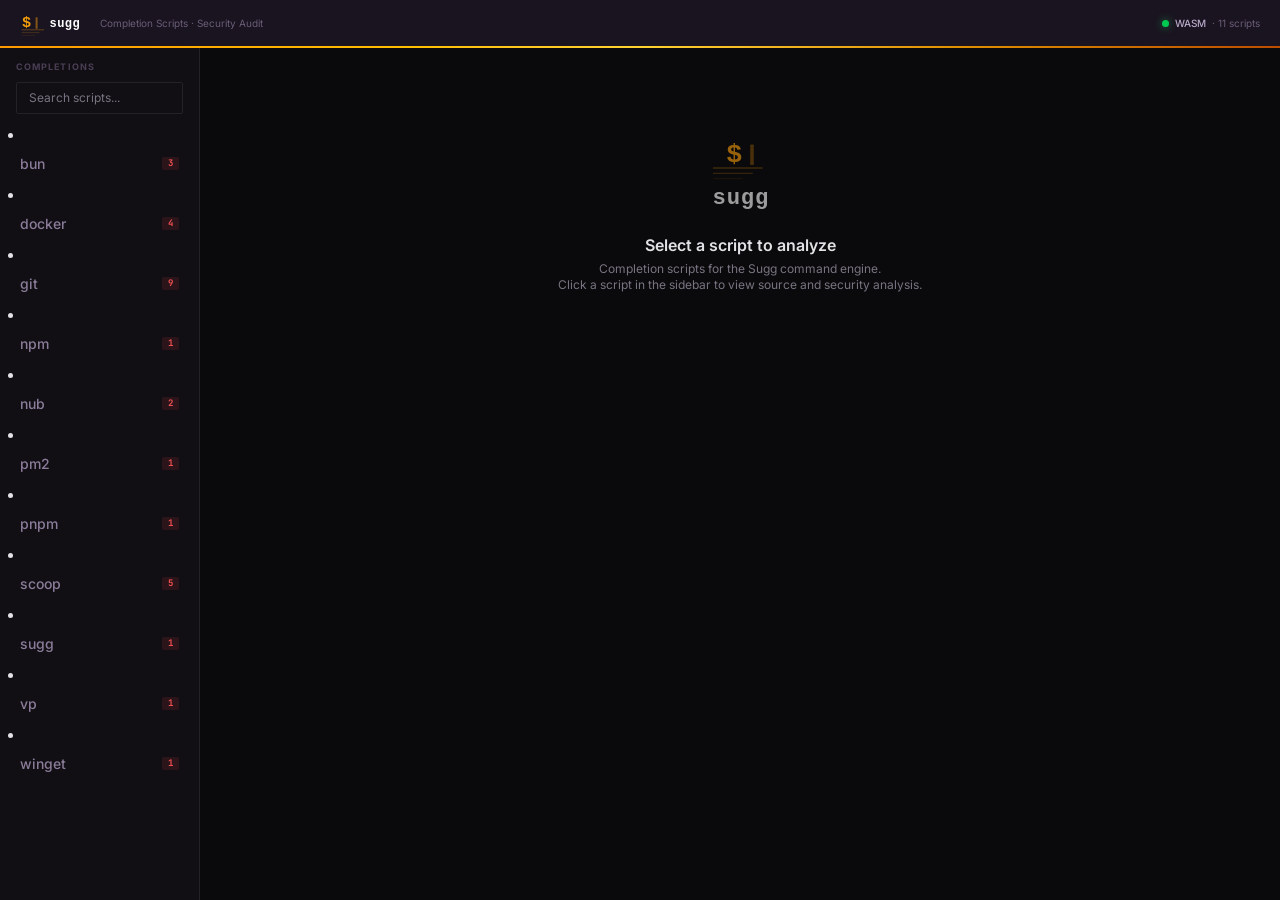
<file: scripts/index.html>
<!DOCTYPE html><html _hk=000 lang="en" class="dark"><head><meta charset="utf-8"><meta name="viewport" content="width=device-width, initial-scale=1"><title>Sugg Completions</title><meta name="description" content="Completion scripts for the Sugg command engine, with a browser-side security audit."><link rel="icon" type="image/svg+xml" href="/logo-favicon.svg"><link href="https://fonts.googleapis.com/css2?family=Inter:wght@400;500;600;700;800&amp;family=Plus+Jakarta+Sans:wght@500;600;700;800&amp;family=JetBrains+Mono:wght@400;500;600&amp;display=swap" rel="stylesheet"><!--$--><script>window._$HY||(e=>{let t=e=>e&&e.hasAttribute&&(e.hasAttribute("_hk")?e:t(e.host&&e.host.nodeType?e.host:e.parentNode));["click","input"].forEach((o=>document.addEventListener(o,(o=>{if(!e.events)return;let s=t(o.composedPath&&o.composedPath()[0]||o.target);s&&!e.completed.has(s)&&e.events.push([s,o])}))))})(_$HY={events:[],completed:new WeakSet,r:new Proxy({},{set:(r,k,v)=>(v instanceof Promise&&v.catch(()=>{}),r[k]=v,!0)}),s:{},fe(){}});</script><script>(self.$R=self.$R||{})[""]=[];_$HY.r["links"]=1;_$HY.r["_assets"]=($R[0]={"001007041000":"/assets/scripts-BhObj1gL.js","001007041000g1000":"/assets/index-B_90aqK1.js"});</script><!--xs--><!--/--><link rel="stylesheet" href="/assets/virtual_solid-ssr-entry-client-BnFgW6nk.css"><link rel="modulepreload" href="/assets/web-B7kegKGu.js"><link rel="modulepreload" href="/assets/routing-BgnmKBiG.js"><link rel="modulepreload" href="/assets/scripts-utils-B2CZhjwo.js"><link rel="modulepreload" href="/assets/scripts-DTKR8vA-.js"><link rel="modulepreload" href="/assets/scripts-BhObj1gL.js" fetchpriority="low"><link rel="modulepreload" href="/assets/virtual-list-BaXZMXJ8.js" fetchpriority="low"><link rel="modulepreload" href="/assets/button-zFWtGGyQ.js" fetchpriority="low"><link rel="modulepreload" href="/assets/BlSoAAAV-BxZz3f8i.js" fetchpriority="low"><link rel="modulepreload" href="/assets/index-B_90aqK1.js" fetchpriority="low"><script type="module" src="/assets/virtual_solid-ssr-entry-client-DNDmprfl.js" async></script></head><body><div _hk=0010070410000 class="min-h-screen bg-background text-foreground"><header class="relative flex h-12 items-center gap-3 border-b-2 border-amber-500 px-5 py-0 bg-[#1a1420]"><div class="absolute -bottom-0.5 left-0 right-0 h-0.5 bg-linear-to-r from-amber-500 via-amber-300 to-amber-700"></div><a href="/" class="flex items-center gap-3"><img src="/logo-horizontal.svg" alt="Sugg" class="h-7 w-auto"></a><span class="text-[10px] text-[#6a5d78]">Completion Scripts · Security Audit</span><div class="flex-1"></div><div class="flex items-center gap-1.5 text-[10px] text-[#6a5d78]"><span class="inline-block size-1.75 rounded-full bg-green-500 shadow-[0_0_8px_rgba(34,197,94,0.6)]"></span><span class="text-[#b8a9c8] font-medium">WASM</span>· <!--$-->11<!--/--> scripts</div></header><div class="flex h-[calc(100vh-48px)]"><!--$--><aside _hk=0010070410003 class="w-50 shrink-0 border-r border-border flex flex-col bg-[#110e14]"><div class="px-4 pt-3 pb-2 flex flex-col gap-2"><div class="flex items-center justify-between"><span class="text-[9px] font-bold uppercase tracking-[0.12em] text-[#4a3f55]">Completions</span></div><!--$--><div _hk=001007041000800030 role="group" id="textfield-0010070410004" class="flex flex-col gap-1"><input _hk=0010070410008000350 id="textfield-0010070410004-input" name="textfield-0010070410004" aria-labelledby="textfield-0010070410004-label" aria-describedby="textfield-0010070410004-description" type="text" class="flex w-full rounded-md border border-input bg-transparent px-3 py-2 ring-offset-background file:border-0 file:bg-transparent file:text-sm file:font-medium placeholder:text-muted-foreground focus-visible:outline-none focus-visible:ring-2 focus-visible:ring-ring focus-visible:ring-offset-2 disabled:cursor-not-allowed disabled:opacity-50 data-[invalid]:border-error-foreground data-[invalid]:text-error-foreground h-8 text-xs" placeholder="Search scripts..." value /></div><!--/--></div><div class="flex-1 min-h-0 px-2 pb-3"><div _hk=001007041000d class="overflow-auto" style="height:100%"><div style="height:396px;position:relative"><div style="transform:translateY(0px)"><li _hk=001007041000e00><a _hk=001007041000e070 type="button" class="inline-flex items-center whitespace-nowrap font-medium ring-offset-background focus-visible:outline-none focus-visible:ring-2 focus-visible:ring-ring focus-visible:ring-offset-2 disabled:pointer-events-none disabled:opacity-50 [&amp;_svg]:pointer-events-none [&amp;_svg]:size-4 [&amp;_svg]:shrink-0 hover:bg-accent hover:text-accent-foreground h-auto w-full justify-start gap-2 rounded-md px-3 py-2 text-left text-sm transition-none !text-[#8b7d9a] hover:!bg-[#ffffff08] hover:!text-[#c8bdd4]" href="/scripts/bun/"><span _hk=001007041000e073 class="flex-1 truncate">bun</span><div _hk=001007041000e0770 class="inline-flex items-center rounded-md font-semibold transition-colors focus:outline-none focus:ring-2 focus:ring-ring focus:ring-offset-2 bg-[#ef444420] text-[#ff5555] font-mono text-[9px] px-1.5 py-0">3</div></a></li><li _hk=001007041000e10><a _hk=001007041000e170 type="button" class="inline-flex items-center whitespace-nowrap font-medium ring-offset-background focus-visible:outline-none focus-visible:ring-2 focus-visible:ring-ring focus-visible:ring-offset-2 disabled:pointer-events-none disabled:opacity-50 [&amp;_svg]:pointer-events-none [&amp;_svg]:size-4 [&amp;_svg]:shrink-0 hover:bg-accent hover:text-accent-foreground h-auto w-full justify-start gap-2 rounded-md px-3 py-2 text-left text-sm transition-none !text-[#8b7d9a] hover:!bg-[#ffffff08] hover:!text-[#c8bdd4]" href="/scripts/docker/"><span _hk=001007041000e173 class="flex-1 truncate">docker</span><div _hk=001007041000e1770 class="inline-flex items-center rounded-md font-semibold transition-colors focus:outline-none focus:ring-2 focus:ring-ring focus:ring-offset-2 bg-[#ef444420] text-[#ff5555] font-mono text-[9px] px-1.5 py-0">4</div></a></li><li _hk=001007041000e20><a _hk=001007041000e270 type="button" class="inline-flex items-center whitespace-nowrap font-medium ring-offset-background focus-visible:outline-none focus-visible:ring-2 focus-visible:ring-ring focus-visible:ring-offset-2 disabled:pointer-events-none disabled:opacity-50 [&amp;_svg]:pointer-events-none [&amp;_svg]:size-4 [&amp;_svg]:shrink-0 hover:bg-accent hover:text-accent-foreground h-auto w-full justify-start gap-2 rounded-md px-3 py-2 text-left text-sm transition-none !text-[#8b7d9a] hover:!bg-[#ffffff08] hover:!text-[#c8bdd4]" href="/scripts/git/"><span _hk=001007041000e273 class="flex-1 truncate">git</span><div _hk=001007041000e2770 class="inline-flex items-center rounded-md font-semibold transition-colors focus:outline-none focus:ring-2 focus:ring-ring focus:ring-offset-2 bg-[#ef444420] text-[#ff5555] font-mono text-[9px] px-1.5 py-0">9</div></a></li><li _hk=001007041000e30><a _hk=001007041000e370 type="button" class="inline-flex items-center whitespace-nowrap font-medium ring-offset-background focus-visible:outline-none focus-visible:ring-2 focus-visible:ring-ring focus-visible:ring-offset-2 disabled:pointer-events-none disabled:opacity-50 [&amp;_svg]:pointer-events-none [&amp;_svg]:size-4 [&amp;_svg]:shrink-0 hover:bg-accent hover:text-accent-foreground h-auto w-full justify-start gap-2 rounded-md px-3 py-2 text-left text-sm transition-none !text-[#8b7d9a] hover:!bg-[#ffffff08] hover:!text-[#c8bdd4]" href="/scripts/npm/"><span _hk=001007041000e373 class="flex-1 truncate">npm</span><div _hk=001007041000e3770 class="inline-flex items-center rounded-md font-semibold transition-colors focus:outline-none focus:ring-2 focus:ring-ring focus:ring-offset-2 bg-[#ef444420] text-[#ff5555] font-mono text-[9px] px-1.5 py-0">1</div></a></li><li _hk=001007041000e40><a _hk=001007041000e470 type="button" class="inline-flex items-center whitespace-nowrap font-medium ring-offset-background focus-visible:outline-none focus-visible:ring-2 focus-visible:ring-ring focus-visible:ring-offset-2 disabled:pointer-events-none disabled:opacity-50 [&amp;_svg]:pointer-events-none [&amp;_svg]:size-4 [&amp;_svg]:shrink-0 hover:bg-accent hover:text-accent-foreground h-auto w-full justify-start gap-2 rounded-md px-3 py-2 text-left text-sm transition-none !text-[#8b7d9a] hover:!bg-[#ffffff08] hover:!text-[#c8bdd4]" href="/scripts/nub/"><span _hk=001007041000e473 class="flex-1 truncate">nub</span><div _hk=001007041000e4770 class="inline-flex items-center rounded-md font-semibold transition-colors focus:outline-none focus:ring-2 focus:ring-ring focus:ring-offset-2 bg-[#ef444420] text-[#ff5555] font-mono text-[9px] px-1.5 py-0">2</div></a></li><li _hk=001007041000e50><a _hk=001007041000e570 type="button" class="inline-flex items-center whitespace-nowrap font-medium ring-offset-background focus-visible:outline-none focus-visible:ring-2 focus-visible:ring-ring focus-visible:ring-offset-2 disabled:pointer-events-none disabled:opacity-50 [&amp;_svg]:pointer-events-none [&amp;_svg]:size-4 [&amp;_svg]:shrink-0 hover:bg-accent hover:text-accent-foreground h-auto w-full justify-start gap-2 rounded-md px-3 py-2 text-left text-sm transition-none !text-[#8b7d9a] hover:!bg-[#ffffff08] hover:!text-[#c8bdd4]" href="/scripts/pm2/"><span _hk=001007041000e573 class="flex-1 truncate">pm2</span><div _hk=001007041000e5770 class="inline-flex items-center rounded-md font-semibold transition-colors focus:outline-none focus:ring-2 focus:ring-ring focus:ring-offset-2 bg-[#ef444420] text-[#ff5555] font-mono text-[9px] px-1.5 py-0">1</div></a></li><li _hk=001007041000e60><a _hk=001007041000e670 type="button" class="inline-flex items-center whitespace-nowrap font-medium ring-offset-background focus-visible:outline-none focus-visible:ring-2 focus-visible:ring-ring focus-visible:ring-offset-2 disabled:pointer-events-none disabled:opacity-50 [&amp;_svg]:pointer-events-none [&amp;_svg]:size-4 [&amp;_svg]:shrink-0 hover:bg-accent hover:text-accent-foreground h-auto w-full justify-start gap-2 rounded-md px-3 py-2 text-left text-sm transition-none !text-[#8b7d9a] hover:!bg-[#ffffff08] hover:!text-[#c8bdd4]" href="/scripts/pnpm/"><span _hk=001007041000e673 class="flex-1 truncate">pnpm</span><div _hk=001007041000e6770 class="inline-flex items-center rounded-md font-semibold transition-colors focus:outline-none focus:ring-2 focus:ring-ring focus:ring-offset-2 bg-[#ef444420] text-[#ff5555] font-mono text-[9px] px-1.5 py-0">1</div></a></li><li _hk=001007041000e70><a _hk=001007041000e770 type="button" class="inline-flex items-center whitespace-nowrap font-medium ring-offset-background focus-visible:outline-none focus-visible:ring-2 focus-visible:ring-ring focus-visible:ring-offset-2 disabled:pointer-events-none disabled:opacity-50 [&amp;_svg]:pointer-events-none [&amp;_svg]:size-4 [&amp;_svg]:shrink-0 hover:bg-accent hover:text-accent-foreground h-auto w-full justify-start gap-2 rounded-md px-3 py-2 text-left text-sm transition-none !text-[#8b7d9a] hover:!bg-[#ffffff08] hover:!text-[#c8bdd4]" href="/scripts/scoop/"><span _hk=001007041000e773 class="flex-1 truncate">scoop</span><div _hk=001007041000e7770 class="inline-flex items-center rounded-md font-semibold transition-colors focus:outline-none focus:ring-2 focus:ring-ring focus:ring-offset-2 bg-[#ef444420] text-[#ff5555] font-mono text-[9px] px-1.5 py-0">5</div></a></li><li _hk=001007041000e80><a _hk=001007041000e870 type="button" class="inline-flex items-center whitespace-nowrap font-medium ring-offset-background focus-visible:outline-none focus-visible:ring-2 focus-visible:ring-ring focus-visible:ring-offset-2 disabled:pointer-events-none disabled:opacity-50 [&amp;_svg]:pointer-events-none [&amp;_svg]:size-4 [&amp;_svg]:shrink-0 hover:bg-accent hover:text-accent-foreground h-auto w-full justify-start gap-2 rounded-md px-3 py-2 text-left text-sm transition-none !text-[#8b7d9a] hover:!bg-[#ffffff08] hover:!text-[#c8bdd4]" href="/scripts/sugg/"><span _hk=001007041000e873 class="flex-1 truncate">sugg</span><div _hk=001007041000e8770 class="inline-flex items-center rounded-md font-semibold transition-colors focus:outline-none focus:ring-2 focus:ring-ring focus:ring-offset-2 bg-[#ef444420] text-[#ff5555] font-mono text-[9px] px-1.5 py-0">1</div></a></li><li _hk=001007041000e90><a _hk=001007041000e970 type="button" class="inline-flex items-center whitespace-nowrap font-medium ring-offset-background focus-visible:outline-none focus-visible:ring-2 focus-visible:ring-ring focus-visible:ring-offset-2 disabled:pointer-events-none disabled:opacity-50 [&amp;_svg]:pointer-events-none [&amp;_svg]:size-4 [&amp;_svg]:shrink-0 hover:bg-accent hover:text-accent-foreground h-auto w-full justify-start gap-2 rounded-md px-3 py-2 text-left text-sm transition-none !text-[#8b7d9a] hover:!bg-[#ffffff08] hover:!text-[#c8bdd4]" href="/scripts/vp/"><span _hk=001007041000e973 class="flex-1 truncate">vp</span><div _hk=001007041000e9770 class="inline-flex items-center rounded-md font-semibold transition-colors focus:outline-none focus:ring-2 focus:ring-ring focus:ring-offset-2 bg-[#ef444420] text-[#ff5555] font-mono text-[9px] px-1.5 py-0">1</div></a></li><li _hk=001007041000ea0><a _hk=001007041000ea70 type="button" class="inline-flex items-center whitespace-nowrap font-medium ring-offset-background focus-visible:outline-none focus-visible:ring-2 focus-visible:ring-ring focus-visible:ring-offset-2 disabled:pointer-events-none disabled:opacity-50 [&amp;_svg]:pointer-events-none [&amp;_svg]:size-4 [&amp;_svg]:shrink-0 hover:bg-accent hover:text-accent-foreground h-auto w-full justify-start gap-2 rounded-md px-3 py-2 text-left text-sm transition-none !text-[#8b7d9a] hover:!bg-[#ffffff08] hover:!text-[#c8bdd4]" href="/scripts/winget/"><span _hk=001007041000ea73 class="flex-1 truncate">winget</span><div _hk=001007041000ea770 class="inline-flex items-center rounded-md font-semibold transition-colors focus:outline-none focus:ring-2 focus:ring-ring focus:ring-offset-2 bg-[#ef444420] text-[#ff5555] font-mono text-[9px] px-1.5 py-0">1</div></a></li></div></div></div></div></aside><!--/--><main class="flex min-w-0 flex-1 flex-col"><div _hk=001007041000g10000 class="mt-20 text-center text-muted-foreground"><img src="/logo-stacked.svg" alt="Sugg" class="mx-auto mb-4 w-20 opacity-60"><h2 class="text-base font-semibold text-foreground">Select a script to analyze</h2><p class="mt-1 text-xs">Completion scripts for the Sugg command engine.</p><p class="text-xs">Click a script in the sidebar to view source and security analysis.</p></div></main></div></div><script>_$HY.s[""]=1,_$HY.sw&&_$HY.sw("")</script></body></html>
</file>
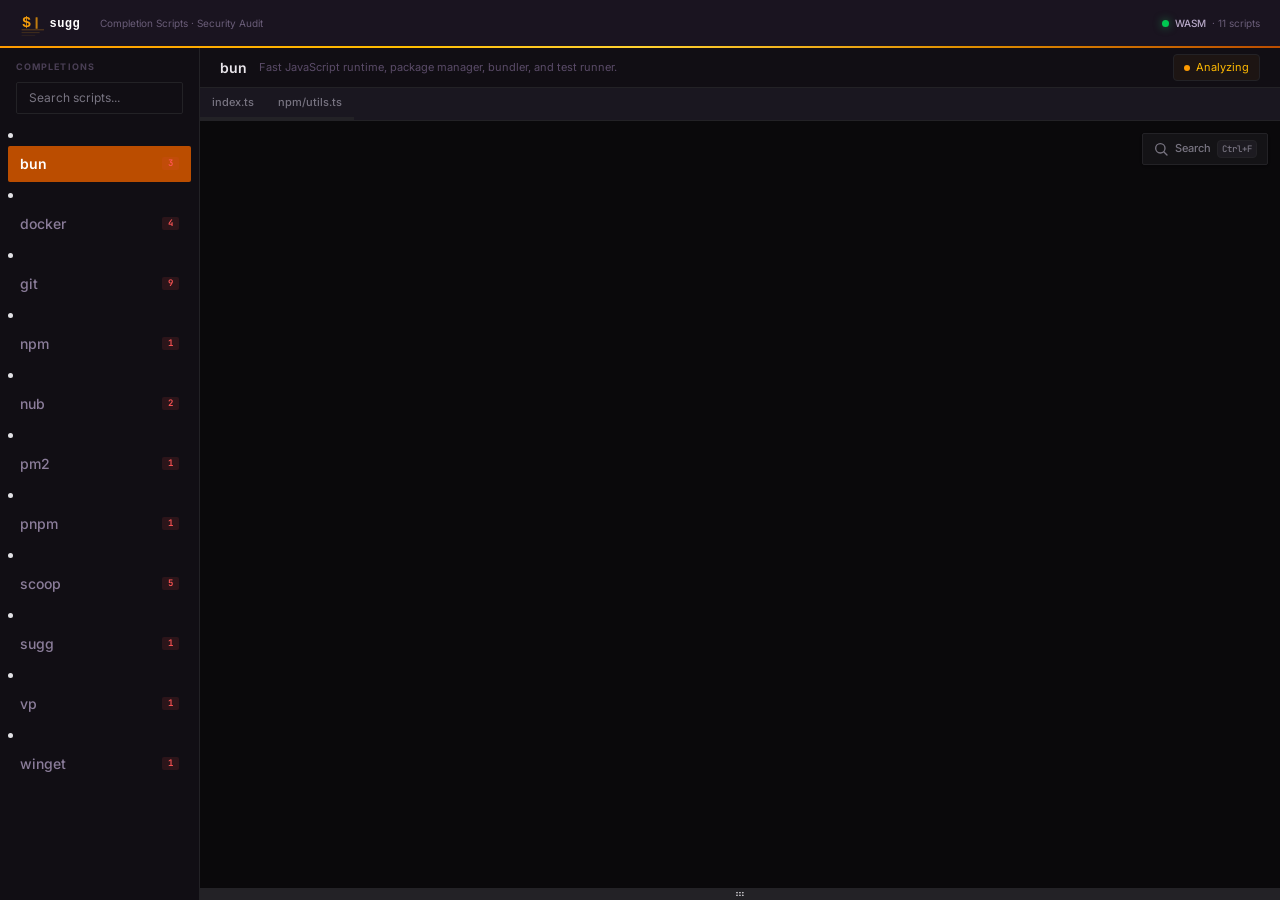
<file: scripts/bun/index.html>
<!DOCTYPE html><html _hk=000 lang="en" class="dark"><head><meta charset="utf-8"><meta name="viewport" content="width=device-width, initial-scale=1"><title>Sugg Completions</title><meta name="description" content="Completion scripts for the Sugg command engine, with a browser-side security audit."><link rel="icon" type="image/svg+xml" href="/logo-favicon.svg"><link href="https://fonts.googleapis.com/css2?family=Inter:wght@400;500;600;700;800&amp;family=Plus+Jakarta+Sans:wght@500;600;700;800&amp;family=JetBrains+Mono:wght@400;500;600&amp;display=swap" rel="stylesheet"><!--$--><script>window._$HY||(e=>{let t=e=>e&&e.hasAttribute&&(e.hasAttribute("_hk")?e:t(e.host&&e.host.nodeType?e.host:e.parentNode));["click","input"].forEach((o=>document.addEventListener(o,(o=>{if(!e.events)return;let s=t(o.composedPath&&o.composedPath()[0]||o.target);s&&!e.completed.has(s)&&e.events.push([s,o])}))))})(_$HY={events:[],completed:new WeakSet,r:new Proxy({},{set:(r,k,v)=>(v instanceof Promise&&v.catch(()=>{}),r[k]=v,!0)}),s:{},fe(){}});</script><script>(self.$R=self.$R||{})[""]=[];_$HY.r["links"]=1;_$HY.r["_assets"]=($R[0]={"001007041000":"/assets/scripts-BhObj1gL.js","001007041000g1000":"/assets/_script_-QL55ZUjh.js"});</script><!--xs--><!--/--><link rel="stylesheet" href="/assets/virtual_solid-ssr-entry-client-BnFgW6nk.css"><link rel="modulepreload" href="/assets/web-B7kegKGu.js"><link rel="modulepreload" href="/assets/routing-BgnmKBiG.js"><link rel="modulepreload" href="/assets/scripts-utils-B2CZhjwo.js"><link rel="modulepreload" href="/assets/scripts-DTKR8vA-.js"><link rel="modulepreload" href="/assets/scripts-BhObj1gL.js" fetchpriority="low"><link rel="modulepreload" href="/assets/virtual-list-BaXZMXJ8.js" fetchpriority="low"><link rel="modulepreload" href="/assets/button-zFWtGGyQ.js" fetchpriority="low"><link rel="modulepreload" href="/assets/BlSoAAAV-BxZz3f8i.js" fetchpriority="low"><link rel="modulepreload" href="/assets/_script_-QL55ZUjh.js" fetchpriority="low"><link rel="modulepreload" href="/assets/F5MPGch0-nQ85VMiY.js" fetchpriority="low"><script type="module" src="/assets/virtual_solid-ssr-entry-client-DNDmprfl.js" async></script></head><body><div _hk=0010070410000 class="min-h-screen bg-background text-foreground"><header class="relative flex h-12 items-center gap-3 border-b-2 border-amber-500 px-5 py-0 bg-[#1a1420]"><div class="absolute -bottom-0.5 left-0 right-0 h-0.5 bg-linear-to-r from-amber-500 via-amber-300 to-amber-700"></div><a href="/" class="flex items-center gap-3"><img src="/logo-horizontal.svg" alt="Sugg" class="h-7 w-auto"></a><span class="text-[10px] text-[#6a5d78]">Completion Scripts · Security Audit</span><div class="flex-1"></div><div class="flex items-center gap-1.5 text-[10px] text-[#6a5d78]"><span class="inline-block size-1.75 rounded-full bg-green-500 shadow-[0_0_8px_rgba(34,197,94,0.6)]"></span><span class="text-[#b8a9c8] font-medium">WASM</span>· <!--$-->11<!--/--> scripts</div></header><div class="flex h-[calc(100vh-48px)]"><!--$--><aside _hk=0010070410003 class="w-50 shrink-0 border-r border-border flex flex-col bg-[#110e14]"><div class="px-4 pt-3 pb-2 flex flex-col gap-2"><div class="flex items-center justify-between"><span class="text-[9px] font-bold uppercase tracking-[0.12em] text-[#4a3f55]">Completions</span></div><!--$--><div _hk=001007041000800030 role="group" id="textfield-0010070410004" class="flex flex-col gap-1"><input _hk=0010070410008000350 id="textfield-0010070410004-input" name="textfield-0010070410004" aria-labelledby="textfield-0010070410004-label" aria-describedby="textfield-0010070410004-description" type="text" class="flex w-full rounded-md border border-input bg-transparent px-3 py-2 ring-offset-background file:border-0 file:bg-transparent file:text-sm file:font-medium placeholder:text-muted-foreground focus-visible:outline-none focus-visible:ring-2 focus-visible:ring-ring focus-visible:ring-offset-2 disabled:cursor-not-allowed disabled:opacity-50 data-[invalid]:border-error-foreground data-[invalid]:text-error-foreground h-8 text-xs" placeholder="Search scripts..." value /></div><!--/--></div><div class="flex-1 min-h-0 px-2 pb-3"><div _hk=001007041000d class="overflow-auto" style="height:100%"><div style="height:396px;position:relative"><div style="transform:translateY(0px)"><li _hk=001007041000e00><a _hk=001007041000e070 type="button" class="inline-flex items-center whitespace-nowrap ring-offset-background focus-visible:outline-none focus-visible:ring-2 focus-visible:ring-ring focus-visible:ring-offset-2 disabled:pointer-events-none disabled:opacity-50 [&amp;_svg]:pointer-events-none [&amp;_svg]:size-4 [&amp;_svg]:shrink-0 hover:bg-accent hover:text-accent-foreground h-auto w-full justify-start gap-2 rounded-md px-3 py-2 text-left text-sm transition-none !bg-amber-700 !text-white font-semibold" href="/scripts/bun/" data-active aria-current="page"><span _hk=001007041000e073 class="flex-1 truncate">bun</span><div _hk=001007041000e0770 class="inline-flex items-center rounded-md font-semibold transition-colors focus:outline-none focus:ring-2 focus:ring-ring focus:ring-offset-2 bg-[#ef444420] text-[#ff5555] font-mono text-[9px] px-1.5 py-0">3</div></a></li><li _hk=001007041000e10><a _hk=001007041000e170 type="button" class="inline-flex items-center whitespace-nowrap font-medium ring-offset-background focus-visible:outline-none focus-visible:ring-2 focus-visible:ring-ring focus-visible:ring-offset-2 disabled:pointer-events-none disabled:opacity-50 [&amp;_svg]:pointer-events-none [&amp;_svg]:size-4 [&amp;_svg]:shrink-0 hover:bg-accent hover:text-accent-foreground h-auto w-full justify-start gap-2 rounded-md px-3 py-2 text-left text-sm transition-none !text-[#8b7d9a] hover:!bg-[#ffffff08] hover:!text-[#c8bdd4]" href="/scripts/docker/"><span _hk=001007041000e173 class="flex-1 truncate">docker</span><div _hk=001007041000e1770 class="inline-flex items-center rounded-md font-semibold transition-colors focus:outline-none focus:ring-2 focus:ring-ring focus:ring-offset-2 bg-[#ef444420] text-[#ff5555] font-mono text-[9px] px-1.5 py-0">4</div></a></li><li _hk=001007041000e20><a _hk=001007041000e270 type="button" class="inline-flex items-center whitespace-nowrap font-medium ring-offset-background focus-visible:outline-none focus-visible:ring-2 focus-visible:ring-ring focus-visible:ring-offset-2 disabled:pointer-events-none disabled:opacity-50 [&amp;_svg]:pointer-events-none [&amp;_svg]:size-4 [&amp;_svg]:shrink-0 hover:bg-accent hover:text-accent-foreground h-auto w-full justify-start gap-2 rounded-md px-3 py-2 text-left text-sm transition-none !text-[#8b7d9a] hover:!bg-[#ffffff08] hover:!text-[#c8bdd4]" href="/scripts/git/"><span _hk=001007041000e273 class="flex-1 truncate">git</span><div _hk=001007041000e2770 class="inline-flex items-center rounded-md font-semibold transition-colors focus:outline-none focus:ring-2 focus:ring-ring focus:ring-offset-2 bg-[#ef444420] text-[#ff5555] font-mono text-[9px] px-1.5 py-0">9</div></a></li><li _hk=001007041000e30><a _hk=001007041000e370 type="button" class="inline-flex items-center whitespace-nowrap font-medium ring-offset-background focus-visible:outline-none focus-visible:ring-2 focus-visible:ring-ring focus-visible:ring-offset-2 disabled:pointer-events-none disabled:opacity-50 [&amp;_svg]:pointer-events-none [&amp;_svg]:size-4 [&amp;_svg]:shrink-0 hover:bg-accent hover:text-accent-foreground h-auto w-full justify-start gap-2 rounded-md px-3 py-2 text-left text-sm transition-none !text-[#8b7d9a] hover:!bg-[#ffffff08] hover:!text-[#c8bdd4]" href="/scripts/npm/"><span _hk=001007041000e373 class="flex-1 truncate">npm</span><div _hk=001007041000e3770 class="inline-flex items-center rounded-md font-semibold transition-colors focus:outline-none focus:ring-2 focus:ring-ring focus:ring-offset-2 bg-[#ef444420] text-[#ff5555] font-mono text-[9px] px-1.5 py-0">1</div></a></li><li _hk=001007041000e40><a _hk=001007041000e470 type="button" class="inline-flex items-center whitespace-nowrap font-medium ring-offset-background focus-visible:outline-none focus-visible:ring-2 focus-visible:ring-ring focus-visible:ring-offset-2 disabled:pointer-events-none disabled:opacity-50 [&amp;_svg]:pointer-events-none [&amp;_svg]:size-4 [&amp;_svg]:shrink-0 hover:bg-accent hover:text-accent-foreground h-auto w-full justify-start gap-2 rounded-md px-3 py-2 text-left text-sm transition-none !text-[#8b7d9a] hover:!bg-[#ffffff08] hover:!text-[#c8bdd4]" href="/scripts/nub/"><span _hk=001007041000e473 class="flex-1 truncate">nub</span><div _hk=001007041000e4770 class="inline-flex items-center rounded-md font-semibold transition-colors focus:outline-none focus:ring-2 focus:ring-ring focus:ring-offset-2 bg-[#ef444420] text-[#ff5555] font-mono text-[9px] px-1.5 py-0">2</div></a></li><li _hk=001007041000e50><a _hk=001007041000e570 type="button" class="inline-flex items-center whitespace-nowrap font-medium ring-offset-background focus-visible:outline-none focus-visible:ring-2 focus-visible:ring-ring focus-visible:ring-offset-2 disabled:pointer-events-none disabled:opacity-50 [&amp;_svg]:pointer-events-none [&amp;_svg]:size-4 [&amp;_svg]:shrink-0 hover:bg-accent hover:text-accent-foreground h-auto w-full justify-start gap-2 rounded-md px-3 py-2 text-left text-sm transition-none !text-[#8b7d9a] hover:!bg-[#ffffff08] hover:!text-[#c8bdd4]" href="/scripts/pm2/"><span _hk=001007041000e573 class="flex-1 truncate">pm2</span><div _hk=001007041000e5770 class="inline-flex items-center rounded-md font-semibold transition-colors focus:outline-none focus:ring-2 focus:ring-ring focus:ring-offset-2 bg-[#ef444420] text-[#ff5555] font-mono text-[9px] px-1.5 py-0">1</div></a></li><li _hk=001007041000e60><a _hk=001007041000e670 type="button" class="inline-flex items-center whitespace-nowrap font-medium ring-offset-background focus-visible:outline-none focus-visible:ring-2 focus-visible:ring-ring focus-visible:ring-offset-2 disabled:pointer-events-none disabled:opacity-50 [&amp;_svg]:pointer-events-none [&amp;_svg]:size-4 [&amp;_svg]:shrink-0 hover:bg-accent hover:text-accent-foreground h-auto w-full justify-start gap-2 rounded-md px-3 py-2 text-left text-sm transition-none !text-[#8b7d9a] hover:!bg-[#ffffff08] hover:!text-[#c8bdd4]" href="/scripts/pnpm/"><span _hk=001007041000e673 class="flex-1 truncate">pnpm</span><div _hk=001007041000e6770 class="inline-flex items-center rounded-md font-semibold transition-colors focus:outline-none focus:ring-2 focus:ring-ring focus:ring-offset-2 bg-[#ef444420] text-[#ff5555] font-mono text-[9px] px-1.5 py-0">1</div></a></li><li _hk=001007041000e70><a _hk=001007041000e770 type="button" class="inline-flex items-center whitespace-nowrap font-medium ring-offset-background focus-visible:outline-none focus-visible:ring-2 focus-visible:ring-ring focus-visible:ring-offset-2 disabled:pointer-events-none disabled:opacity-50 [&amp;_svg]:pointer-events-none [&amp;_svg]:size-4 [&amp;_svg]:shrink-0 hover:bg-accent hover:text-accent-foreground h-auto w-full justify-start gap-2 rounded-md px-3 py-2 text-left text-sm transition-none !text-[#8b7d9a] hover:!bg-[#ffffff08] hover:!text-[#c8bdd4]" href="/scripts/scoop/"><span _hk=001007041000e773 class="flex-1 truncate">scoop</span><div _hk=001007041000e7770 class="inline-flex items-center rounded-md font-semibold transition-colors focus:outline-none focus:ring-2 focus:ring-ring focus:ring-offset-2 bg-[#ef444420] text-[#ff5555] font-mono text-[9px] px-1.5 py-0">5</div></a></li><li _hk=001007041000e80><a _hk=001007041000e870 type="button" class="inline-flex items-center whitespace-nowrap font-medium ring-offset-background focus-visible:outline-none focus-visible:ring-2 focus-visible:ring-ring focus-visible:ring-offset-2 disabled:pointer-events-none disabled:opacity-50 [&amp;_svg]:pointer-events-none [&amp;_svg]:size-4 [&amp;_svg]:shrink-0 hover:bg-accent hover:text-accent-foreground h-auto w-full justify-start gap-2 rounded-md px-3 py-2 text-left text-sm transition-none !text-[#8b7d9a] hover:!bg-[#ffffff08] hover:!text-[#c8bdd4]" href="/scripts/sugg/"><span _hk=001007041000e873 class="flex-1 truncate">sugg</span><div _hk=001007041000e8770 class="inline-flex items-center rounded-md font-semibold transition-colors focus:outline-none focus:ring-2 focus:ring-ring focus:ring-offset-2 bg-[#ef444420] text-[#ff5555] font-mono text-[9px] px-1.5 py-0">1</div></a></li><li _hk=001007041000e90><a _hk=001007041000e970 type="button" class="inline-flex items-center whitespace-nowrap font-medium ring-offset-background focus-visible:outline-none focus-visible:ring-2 focus-visible:ring-ring focus-visible:ring-offset-2 disabled:pointer-events-none disabled:opacity-50 [&amp;_svg]:pointer-events-none [&amp;_svg]:size-4 [&amp;_svg]:shrink-0 hover:bg-accent hover:text-accent-foreground h-auto w-full justify-start gap-2 rounded-md px-3 py-2 text-left text-sm transition-none !text-[#8b7d9a] hover:!bg-[#ffffff08] hover:!text-[#c8bdd4]" href="/scripts/vp/"><span _hk=001007041000e973 class="flex-1 truncate">vp</span><div _hk=001007041000e9770 class="inline-flex items-center rounded-md font-semibold transition-colors focus:outline-none focus:ring-2 focus:ring-ring focus:ring-offset-2 bg-[#ef444420] text-[#ff5555] font-mono text-[9px] px-1.5 py-0">1</div></a></li><li _hk=001007041000ea0><a _hk=001007041000ea70 type="button" class="inline-flex items-center whitespace-nowrap font-medium ring-offset-background focus-visible:outline-none focus-visible:ring-2 focus-visible:ring-ring focus-visible:ring-offset-2 disabled:pointer-events-none disabled:opacity-50 [&amp;_svg]:pointer-events-none [&amp;_svg]:size-4 [&amp;_svg]:shrink-0 hover:bg-accent hover:text-accent-foreground h-auto w-full justify-start gap-2 rounded-md px-3 py-2 text-left text-sm transition-none !text-[#8b7d9a] hover:!bg-[#ffffff08] hover:!text-[#c8bdd4]" href="/scripts/winget/"><span _hk=001007041000ea73 class="flex-1 truncate">winget</span><div _hk=001007041000ea770 class="inline-flex items-center rounded-md font-semibold transition-colors focus:outline-none focus:ring-2 focus:ring-ring focus:ring-offset-2 bg-[#ef444420] text-[#ff5555] font-mono text-[9px] px-1.5 py-0">1</div></a></li></div></div></div></div></aside><!--/--><main class="flex min-w-0 flex-1 flex-col"><div _hk=001007041000g1000f00010 class="flex min-h-0 min-w-0 flex-1 flex-col"><div class="flex h-10 shrink-0 items-center gap-3 border-b border-border px-5 bg-[#110e14]"><span class="text-sm font-semibold text-[#e8e4ea]">bun</span><span class="truncate text-[11px] text-[#5a4b68]">Fast JavaScript runtime, package manager, bundler, and test runner.</span><div class="flex-1"></div><!--$--><div _hk=001007041000g1000f000150 class="flex items-center gap-1.5 rounded border border-amber-500/20 bg-amber-500/5 px-2.5 py-1 text-[11px] text-amber-400"><span class="inline-block size-1.5 animate-pulse rounded-full bg-amber-500"></span>Analyzing</div><!--/--><!--$--><!--/--><!--$--><!--/--></div><!--$--><div _hk=001007041000g1000f0001c class="flex size-full flex-col flex-1 min-h-0"><div _hk=001007041000g1000f0001d00 data-resizable-panel class="min-h-0 min-w-0 overflow-hidden" style="flex:1 1 0%"><div _hk=001007041000g1000f0001d010 class="relative h-full flex flex-col"><!--$--><div _hk=001007041000g1000f0001d013e00020 data-orientation="horizontal" id="tabs-001007041000g1000f0001d0130"><div _hk=001007041000g1000f0001d013e000280 role="tablist" aria-orientation="horizontal" data-orientation="horizontal" class="inline-flex items-center text-muted-foreground h-auto justify-start rounded-none border-b border-border bg-[#1a1720] p-0 w-full"><button _hk=001007041000g1000f0001d013e000281070 id="tabs-001007041000g1000f0001d0130-trigger-bun" role="tab" aria-selected="false" data-key="bun" data-orientation="horizontal" type="button" class="inline-flex items-center justify-center whitespace-nowrap ring-offset-background focus-visible:outline-none focus-visible:ring-2 focus-visible:ring-ring focus-visible:ring-offset-2 disabled:pointer-events-none disabled:opacity-50 border-b-[3px] border-transparent rounded-none px-3 py-1.5 text-[11px] font-medium text-muted-foreground transition-none">index.ts</button><button _hk=001007041000g1000f0001d013e000281170 id="tabs-001007041000g1000f0001d0130-trigger-npm/utils" role="tab" aria-selected="false" data-key="npm/utils" data-orientation="horizontal" type="button" class="inline-flex items-center justify-center whitespace-nowrap ring-offset-background focus-visible:outline-none focus-visible:ring-2 focus-visible:ring-ring focus-visible:ring-offset-2 disabled:pointer-events-none disabled:opacity-50 border-b-[3px] border-transparent rounded-none px-3 py-1.5 text-[11px] font-medium text-muted-foreground transition-none">npm/utils.ts</button></div></div><!--/--><div class="relative flex-1 min-h-0"><!--$--><div _hk=001007041000g1000f0001d019 class="source-viewer h-full overflow-auto p-4 text-sm leading-5.5" style="height:100%"><div style="height:0px;position:relative"><div style="transform:translateY(0px)"></div></div></div><!--/--><!--$--><button _hk=001007041000g1000f0001d01p0 type="button" class="inline-flex justify-center whitespace-nowrap font-medium ring-offset-background focus-visible:outline-none focus-visible:ring-2 focus-visible:ring-ring focus-visible:ring-offset-2 disabled:pointer-events-none disabled:opacity-50 [&amp;_svg]:pointer-events-none [&amp;_svg]:size-4 [&amp;_svg]:shrink-0 border hover:bg-accent absolute top-3 right-3 z-20 h-auto items-center gap-1.5 rounded-md border-border bg-card px-2.5 py-1.5 text-[11px] text-muted-foreground hover:border-[#2f2840] hover:text-foreground transition-none shadow-sm"><svg _hk=001007041000g1000f0001d01p3 xmlns="http://www.w3.org/2000/svg" viewBox="0 0 24 24" fill="none" stroke="currentColor" stroke-width="2" stroke-linecap="round" class="size-3.5" aria-hidden="true"><circle cx="11" cy="11" r="7"></circle><path d="M16.5 16.5 21 21"></path></svg>Search<kbd _hk=001007041000g1000f0001d01p4 class="inline-flex items-center rounded border border-border bg-[#1d1b21] px-1 font-mono text-[9px] leading-4 text-muted-foreground">Ctrl+F</kbd></button><!--/--></div></div></div><div _hk=001007041000g1000f0001d02 data-resizable-handle role="separator" aria-orientation="horizontal" class="relative flex shrink-0 items-center justify-center bg-border after:absolute after:inset-x-0 after:-top-1 after:h-2 after:content-[''] hover:bg-accent data-[dragging]:bg-accent"><div _hk=001007041000g1000f0001d040 class="z-10 flex h-3 w-4 items-center justify-center rounded-sm border bg-border"><svg xmlns="http://www.w3.org/2000/svg" viewBox="0 0 24 24" fill="none" stroke="currentColor" stroke-width="2" stroke-linecap="round" stroke-linejoin="round" class="size-2.5"><path d="M5 9m-1 0a1 1 0 1 0 2 0a1 1 0 1 0 -2 0"></path><path d="M12 9m-1 0a1 1 0 1 0 2 0a1 1 0 1 0 -2 0"></path><path d="M19 9m-1 0a1 1 0 1 0 2 0a1 1 0 1 0 -2 0"></path><path d="M5 15m-1 0a1 1 0 1 0 2 0a1 1 0 1 0 -2 0"></path><path d="M12 15m-1 0a1 1 0 1 0 2 0a1 1 0 1 0 -2 0"></path><path d="M19 15m-1 0a1 1 0 1 0 2 0a1 1 0 1 0 -2 0"></path></svg></div></div><div _hk=001007041000g1000f0001d05 data-resizable-panel class="min-h-0 min-w-0 overflow-hidden" style="flex:0 1 0%"><div _hk=001007041000g1000f0001d063 class="flex flex-col h-full"></div></div></div><!--/--></div></main></div></div><script>_$HY.s[""]=1,_$HY.sw&&_$HY.sw("")</script></body></html>
</file>
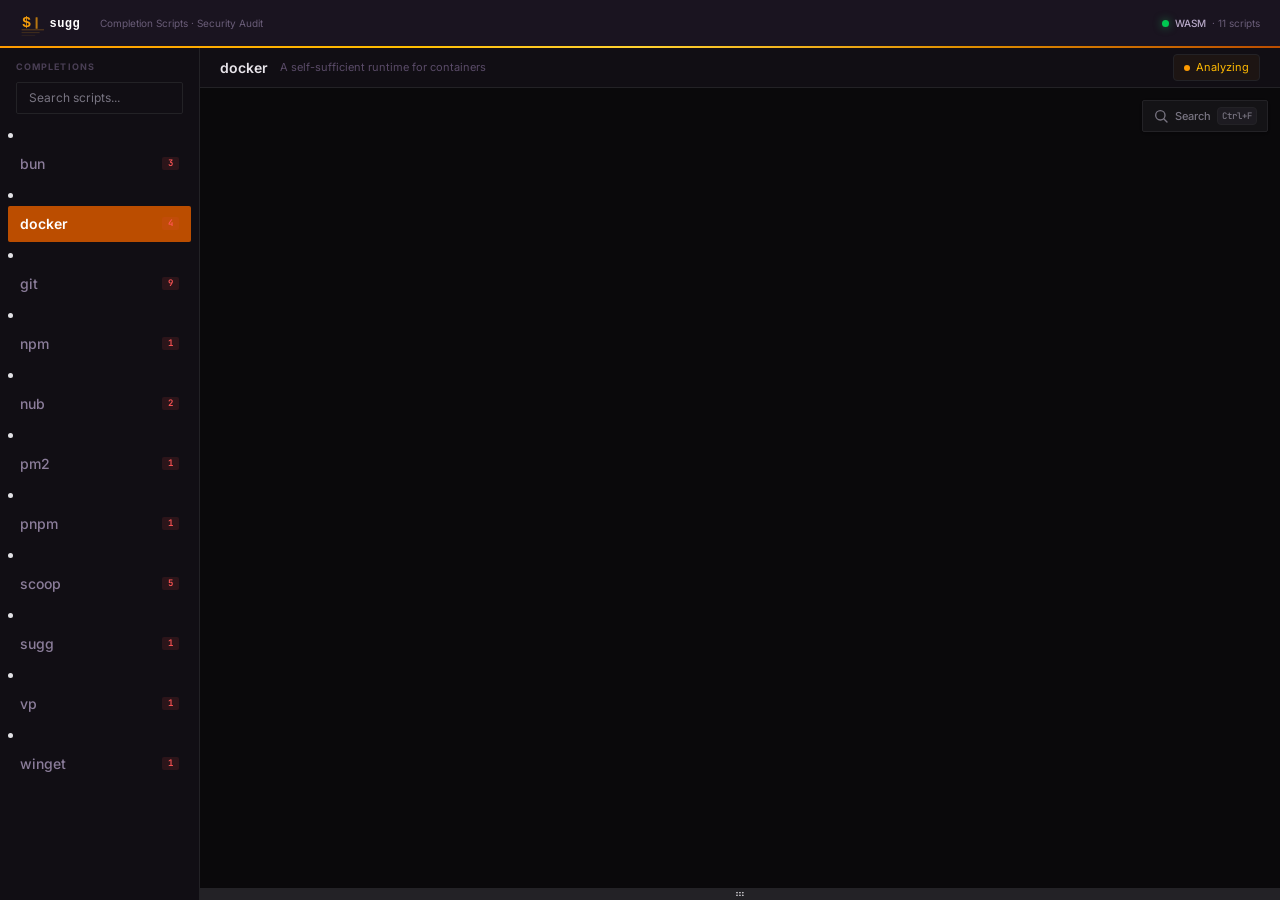
<file: scripts/docker/index.html>
<!DOCTYPE html><html _hk=000 lang="en" class="dark"><head><meta charset="utf-8"><meta name="viewport" content="width=device-width, initial-scale=1"><title>Sugg Completions</title><meta name="description" content="Completion scripts for the Sugg command engine, with a browser-side security audit."><link rel="icon" type="image/svg+xml" href="/logo-favicon.svg"><link href="https://fonts.googleapis.com/css2?family=Inter:wght@400;500;600;700;800&amp;family=Plus+Jakarta+Sans:wght@500;600;700;800&amp;family=JetBrains+Mono:wght@400;500;600&amp;display=swap" rel="stylesheet"><!--$--><script>window._$HY||(e=>{let t=e=>e&&e.hasAttribute&&(e.hasAttribute("_hk")?e:t(e.host&&e.host.nodeType?e.host:e.parentNode));["click","input"].forEach((o=>document.addEventListener(o,(o=>{if(!e.events)return;let s=t(o.composedPath&&o.composedPath()[0]||o.target);s&&!e.completed.has(s)&&e.events.push([s,o])}))))})(_$HY={events:[],completed:new WeakSet,r:new Proxy({},{set:(r,k,v)=>(v instanceof Promise&&v.catch(()=>{}),r[k]=v,!0)}),s:{},fe(){}});</script><script>(self.$R=self.$R||{})[""]=[];_$HY.r["links"]=1;_$HY.r["_assets"]=($R[0]={"001007041000":"/assets/scripts-BhObj1gL.js","001007041000g1000":"/assets/_script_-QL55ZUjh.js"});</script><!--xs--><!--/--><link rel="stylesheet" href="/assets/virtual_solid-ssr-entry-client-BnFgW6nk.css"><link rel="modulepreload" href="/assets/web-B7kegKGu.js"><link rel="modulepreload" href="/assets/routing-BgnmKBiG.js"><link rel="modulepreload" href="/assets/scripts-utils-B2CZhjwo.js"><link rel="modulepreload" href="/assets/scripts-DTKR8vA-.js"><link rel="modulepreload" href="/assets/scripts-BhObj1gL.js" fetchpriority="low"><link rel="modulepreload" href="/assets/virtual-list-BaXZMXJ8.js" fetchpriority="low"><link rel="modulepreload" href="/assets/button-zFWtGGyQ.js" fetchpriority="low"><link rel="modulepreload" href="/assets/BlSoAAAV-BxZz3f8i.js" fetchpriority="low"><link rel="modulepreload" href="/assets/_script_-QL55ZUjh.js" fetchpriority="low"><link rel="modulepreload" href="/assets/F5MPGch0-nQ85VMiY.js" fetchpriority="low"><script type="module" src="/assets/virtual_solid-ssr-entry-client-DNDmprfl.js" async></script></head><body><div _hk=0010070410000 class="min-h-screen bg-background text-foreground"><header class="relative flex h-12 items-center gap-3 border-b-2 border-amber-500 px-5 py-0 bg-[#1a1420]"><div class="absolute -bottom-0.5 left-0 right-0 h-0.5 bg-linear-to-r from-amber-500 via-amber-300 to-amber-700"></div><a href="/" class="flex items-center gap-3"><img src="/logo-horizontal.svg" alt="Sugg" class="h-7 w-auto"></a><span class="text-[10px] text-[#6a5d78]">Completion Scripts · Security Audit</span><div class="flex-1"></div><div class="flex items-center gap-1.5 text-[10px] text-[#6a5d78]"><span class="inline-block size-1.75 rounded-full bg-green-500 shadow-[0_0_8px_rgba(34,197,94,0.6)]"></span><span class="text-[#b8a9c8] font-medium">WASM</span>· <!--$-->11<!--/--> scripts</div></header><div class="flex h-[calc(100vh-48px)]"><!--$--><aside _hk=0010070410003 class="w-50 shrink-0 border-r border-border flex flex-col bg-[#110e14]"><div class="px-4 pt-3 pb-2 flex flex-col gap-2"><div class="flex items-center justify-between"><span class="text-[9px] font-bold uppercase tracking-[0.12em] text-[#4a3f55]">Completions</span></div><!--$--><div _hk=001007041000800030 role="group" id="textfield-0010070410004" class="flex flex-col gap-1"><input _hk=0010070410008000350 id="textfield-0010070410004-input" name="textfield-0010070410004" aria-labelledby="textfield-0010070410004-label" aria-describedby="textfield-0010070410004-description" type="text" class="flex w-full rounded-md border border-input bg-transparent px-3 py-2 ring-offset-background file:border-0 file:bg-transparent file:text-sm file:font-medium placeholder:text-muted-foreground focus-visible:outline-none focus-visible:ring-2 focus-visible:ring-ring focus-visible:ring-offset-2 disabled:cursor-not-allowed disabled:opacity-50 data-[invalid]:border-error-foreground data-[invalid]:text-error-foreground h-8 text-xs" placeholder="Search scripts..." value /></div><!--/--></div><div class="flex-1 min-h-0 px-2 pb-3"><div _hk=001007041000d class="overflow-auto" style="height:100%"><div style="height:396px;position:relative"><div style="transform:translateY(0px)"><li _hk=001007041000e00><a _hk=001007041000e070 type="button" class="inline-flex items-center whitespace-nowrap font-medium ring-offset-background focus-visible:outline-none focus-visible:ring-2 focus-visible:ring-ring focus-visible:ring-offset-2 disabled:pointer-events-none disabled:opacity-50 [&amp;_svg]:pointer-events-none [&amp;_svg]:size-4 [&amp;_svg]:shrink-0 hover:bg-accent hover:text-accent-foreground h-auto w-full justify-start gap-2 rounded-md px-3 py-2 text-left text-sm transition-none !text-[#8b7d9a] hover:!bg-[#ffffff08] hover:!text-[#c8bdd4]" href="/scripts/bun/"><span _hk=001007041000e073 class="flex-1 truncate">bun</span><div _hk=001007041000e0770 class="inline-flex items-center rounded-md font-semibold transition-colors focus:outline-none focus:ring-2 focus:ring-ring focus:ring-offset-2 bg-[#ef444420] text-[#ff5555] font-mono text-[9px] px-1.5 py-0">3</div></a></li><li _hk=001007041000e10><a _hk=001007041000e170 type="button" class="inline-flex items-center whitespace-nowrap ring-offset-background focus-visible:outline-none focus-visible:ring-2 focus-visible:ring-ring focus-visible:ring-offset-2 disabled:pointer-events-none disabled:opacity-50 [&amp;_svg]:pointer-events-none [&amp;_svg]:size-4 [&amp;_svg]:shrink-0 hover:bg-accent hover:text-accent-foreground h-auto w-full justify-start gap-2 rounded-md px-3 py-2 text-left text-sm transition-none !bg-amber-700 !text-white font-semibold" href="/scripts/docker/" data-active aria-current="page"><span _hk=001007041000e173 class="flex-1 truncate">docker</span><div _hk=001007041000e1770 class="inline-flex items-center rounded-md font-semibold transition-colors focus:outline-none focus:ring-2 focus:ring-ring focus:ring-offset-2 bg-[#ef444420] text-[#ff5555] font-mono text-[9px] px-1.5 py-0">4</div></a></li><li _hk=001007041000e20><a _hk=001007041000e270 type="button" class="inline-flex items-center whitespace-nowrap font-medium ring-offset-background focus-visible:outline-none focus-visible:ring-2 focus-visible:ring-ring focus-visible:ring-offset-2 disabled:pointer-events-none disabled:opacity-50 [&amp;_svg]:pointer-events-none [&amp;_svg]:size-4 [&amp;_svg]:shrink-0 hover:bg-accent hover:text-accent-foreground h-auto w-full justify-start gap-2 rounded-md px-3 py-2 text-left text-sm transition-none !text-[#8b7d9a] hover:!bg-[#ffffff08] hover:!text-[#c8bdd4]" href="/scripts/git/"><span _hk=001007041000e273 class="flex-1 truncate">git</span><div _hk=001007041000e2770 class="inline-flex items-center rounded-md font-semibold transition-colors focus:outline-none focus:ring-2 focus:ring-ring focus:ring-offset-2 bg-[#ef444420] text-[#ff5555] font-mono text-[9px] px-1.5 py-0">9</div></a></li><li _hk=001007041000e30><a _hk=001007041000e370 type="button" class="inline-flex items-center whitespace-nowrap font-medium ring-offset-background focus-visible:outline-none focus-visible:ring-2 focus-visible:ring-ring focus-visible:ring-offset-2 disabled:pointer-events-none disabled:opacity-50 [&amp;_svg]:pointer-events-none [&amp;_svg]:size-4 [&amp;_svg]:shrink-0 hover:bg-accent hover:text-accent-foreground h-auto w-full justify-start gap-2 rounded-md px-3 py-2 text-left text-sm transition-none !text-[#8b7d9a] hover:!bg-[#ffffff08] hover:!text-[#c8bdd4]" href="/scripts/npm/"><span _hk=001007041000e373 class="flex-1 truncate">npm</span><div _hk=001007041000e3770 class="inline-flex items-center rounded-md font-semibold transition-colors focus:outline-none focus:ring-2 focus:ring-ring focus:ring-offset-2 bg-[#ef444420] text-[#ff5555] font-mono text-[9px] px-1.5 py-0">1</div></a></li><li _hk=001007041000e40><a _hk=001007041000e470 type="button" class="inline-flex items-center whitespace-nowrap font-medium ring-offset-background focus-visible:outline-none focus-visible:ring-2 focus-visible:ring-ring focus-visible:ring-offset-2 disabled:pointer-events-none disabled:opacity-50 [&amp;_svg]:pointer-events-none [&amp;_svg]:size-4 [&amp;_svg]:shrink-0 hover:bg-accent hover:text-accent-foreground h-auto w-full justify-start gap-2 rounded-md px-3 py-2 text-left text-sm transition-none !text-[#8b7d9a] hover:!bg-[#ffffff08] hover:!text-[#c8bdd4]" href="/scripts/nub/"><span _hk=001007041000e473 class="flex-1 truncate">nub</span><div _hk=001007041000e4770 class="inline-flex items-center rounded-md font-semibold transition-colors focus:outline-none focus:ring-2 focus:ring-ring focus:ring-offset-2 bg-[#ef444420] text-[#ff5555] font-mono text-[9px] px-1.5 py-0">2</div></a></li><li _hk=001007041000e50><a _hk=001007041000e570 type="button" class="inline-flex items-center whitespace-nowrap font-medium ring-offset-background focus-visible:outline-none focus-visible:ring-2 focus-visible:ring-ring focus-visible:ring-offset-2 disabled:pointer-events-none disabled:opacity-50 [&amp;_svg]:pointer-events-none [&amp;_svg]:size-4 [&amp;_svg]:shrink-0 hover:bg-accent hover:text-accent-foreground h-auto w-full justify-start gap-2 rounded-md px-3 py-2 text-left text-sm transition-none !text-[#8b7d9a] hover:!bg-[#ffffff08] hover:!text-[#c8bdd4]" href="/scripts/pm2/"><span _hk=001007041000e573 class="flex-1 truncate">pm2</span><div _hk=001007041000e5770 class="inline-flex items-center rounded-md font-semibold transition-colors focus:outline-none focus:ring-2 focus:ring-ring focus:ring-offset-2 bg-[#ef444420] text-[#ff5555] font-mono text-[9px] px-1.5 py-0">1</div></a></li><li _hk=001007041000e60><a _hk=001007041000e670 type="button" class="inline-flex items-center whitespace-nowrap font-medium ring-offset-background focus-visible:outline-none focus-visible:ring-2 focus-visible:ring-ring focus-visible:ring-offset-2 disabled:pointer-events-none disabled:opacity-50 [&amp;_svg]:pointer-events-none [&amp;_svg]:size-4 [&amp;_svg]:shrink-0 hover:bg-accent hover:text-accent-foreground h-auto w-full justify-start gap-2 rounded-md px-3 py-2 text-left text-sm transition-none !text-[#8b7d9a] hover:!bg-[#ffffff08] hover:!text-[#c8bdd4]" href="/scripts/pnpm/"><span _hk=001007041000e673 class="flex-1 truncate">pnpm</span><div _hk=001007041000e6770 class="inline-flex items-center rounded-md font-semibold transition-colors focus:outline-none focus:ring-2 focus:ring-ring focus:ring-offset-2 bg-[#ef444420] text-[#ff5555] font-mono text-[9px] px-1.5 py-0">1</div></a></li><li _hk=001007041000e70><a _hk=001007041000e770 type="button" class="inline-flex items-center whitespace-nowrap font-medium ring-offset-background focus-visible:outline-none focus-visible:ring-2 focus-visible:ring-ring focus-visible:ring-offset-2 disabled:pointer-events-none disabled:opacity-50 [&amp;_svg]:pointer-events-none [&amp;_svg]:size-4 [&amp;_svg]:shrink-0 hover:bg-accent hover:text-accent-foreground h-auto w-full justify-start gap-2 rounded-md px-3 py-2 text-left text-sm transition-none !text-[#8b7d9a] hover:!bg-[#ffffff08] hover:!text-[#c8bdd4]" href="/scripts/scoop/"><span _hk=001007041000e773 class="flex-1 truncate">scoop</span><div _hk=001007041000e7770 class="inline-flex items-center rounded-md font-semibold transition-colors focus:outline-none focus:ring-2 focus:ring-ring focus:ring-offset-2 bg-[#ef444420] text-[#ff5555] font-mono text-[9px] px-1.5 py-0">5</div></a></li><li _hk=001007041000e80><a _hk=001007041000e870 type="button" class="inline-flex items-center whitespace-nowrap font-medium ring-offset-background focus-visible:outline-none focus-visible:ring-2 focus-visible:ring-ring focus-visible:ring-offset-2 disabled:pointer-events-none disabled:opacity-50 [&amp;_svg]:pointer-events-none [&amp;_svg]:size-4 [&amp;_svg]:shrink-0 hover:bg-accent hover:text-accent-foreground h-auto w-full justify-start gap-2 rounded-md px-3 py-2 text-left text-sm transition-none !text-[#8b7d9a] hover:!bg-[#ffffff08] hover:!text-[#c8bdd4]" href="/scripts/sugg/"><span _hk=001007041000e873 class="flex-1 truncate">sugg</span><div _hk=001007041000e8770 class="inline-flex items-center rounded-md font-semibold transition-colors focus:outline-none focus:ring-2 focus:ring-ring focus:ring-offset-2 bg-[#ef444420] text-[#ff5555] font-mono text-[9px] px-1.5 py-0">1</div></a></li><li _hk=001007041000e90><a _hk=001007041000e970 type="button" class="inline-flex items-center whitespace-nowrap font-medium ring-offset-background focus-visible:outline-none focus-visible:ring-2 focus-visible:ring-ring focus-visible:ring-offset-2 disabled:pointer-events-none disabled:opacity-50 [&amp;_svg]:pointer-events-none [&amp;_svg]:size-4 [&amp;_svg]:shrink-0 hover:bg-accent hover:text-accent-foreground h-auto w-full justify-start gap-2 rounded-md px-3 py-2 text-left text-sm transition-none !text-[#8b7d9a] hover:!bg-[#ffffff08] hover:!text-[#c8bdd4]" href="/scripts/vp/"><span _hk=001007041000e973 class="flex-1 truncate">vp</span><div _hk=001007041000e9770 class="inline-flex items-center rounded-md font-semibold transition-colors focus:outline-none focus:ring-2 focus:ring-ring focus:ring-offset-2 bg-[#ef444420] text-[#ff5555] font-mono text-[9px] px-1.5 py-0">1</div></a></li><li _hk=001007041000ea0><a _hk=001007041000ea70 type="button" class="inline-flex items-center whitespace-nowrap font-medium ring-offset-background focus-visible:outline-none focus-visible:ring-2 focus-visible:ring-ring focus-visible:ring-offset-2 disabled:pointer-events-none disabled:opacity-50 [&amp;_svg]:pointer-events-none [&amp;_svg]:size-4 [&amp;_svg]:shrink-0 hover:bg-accent hover:text-accent-foreground h-auto w-full justify-start gap-2 rounded-md px-3 py-2 text-left text-sm transition-none !text-[#8b7d9a] hover:!bg-[#ffffff08] hover:!text-[#c8bdd4]" href="/scripts/winget/"><span _hk=001007041000ea73 class="flex-1 truncate">winget</span><div _hk=001007041000ea770 class="inline-flex items-center rounded-md font-semibold transition-colors focus:outline-none focus:ring-2 focus:ring-ring focus:ring-offset-2 bg-[#ef444420] text-[#ff5555] font-mono text-[9px] px-1.5 py-0">1</div></a></li></div></div></div></div></aside><!--/--><main class="flex min-w-0 flex-1 flex-col"><div _hk=001007041000g1000f00010 class="flex min-h-0 min-w-0 flex-1 flex-col"><div class="flex h-10 shrink-0 items-center gap-3 border-b border-border px-5 bg-[#110e14]"><span class="text-sm font-semibold text-[#e8e4ea]">docker</span><span class="truncate text-[11px] text-[#5a4b68]">A self-sufficient runtime for containers</span><div class="flex-1"></div><!--$--><div _hk=001007041000g1000f000150 class="flex items-center gap-1.5 rounded border border-amber-500/20 bg-amber-500/5 px-2.5 py-1 text-[11px] text-amber-400"><span class="inline-block size-1.5 animate-pulse rounded-full bg-amber-500"></span>Analyzing</div><!--/--><!--$--><!--/--><!--$--><!--/--></div><!--$--><div _hk=001007041000g1000f0001c class="flex size-full flex-col flex-1 min-h-0"><div _hk=001007041000g1000f0001d00 data-resizable-panel class="min-h-0 min-w-0 overflow-hidden" style="flex:1 1 0%"><div _hk=001007041000g1000f0001d010 class="relative h-full flex flex-col"><!--$--><!--/--><div class="relative flex-1 min-h-0"><!--$--><div _hk=001007041000g1000f0001d019 class="source-viewer h-full overflow-auto p-4 text-sm leading-5.5" style="height:100%"><div style="height:0px;position:relative"><div style="transform:translateY(0px)"></div></div></div><!--/--><!--$--><button _hk=001007041000g1000f0001d01p0 type="button" class="inline-flex justify-center whitespace-nowrap font-medium ring-offset-background focus-visible:outline-none focus-visible:ring-2 focus-visible:ring-ring focus-visible:ring-offset-2 disabled:pointer-events-none disabled:opacity-50 [&amp;_svg]:pointer-events-none [&amp;_svg]:size-4 [&amp;_svg]:shrink-0 border hover:bg-accent absolute top-3 right-3 z-20 h-auto items-center gap-1.5 rounded-md border-border bg-card px-2.5 py-1.5 text-[11px] text-muted-foreground hover:border-[#2f2840] hover:text-foreground transition-none shadow-sm"><svg _hk=001007041000g1000f0001d01p3 xmlns="http://www.w3.org/2000/svg" viewBox="0 0 24 24" fill="none" stroke="currentColor" stroke-width="2" stroke-linecap="round" class="size-3.5" aria-hidden="true"><circle cx="11" cy="11" r="7"></circle><path d="M16.5 16.5 21 21"></path></svg>Search<kbd _hk=001007041000g1000f0001d01p4 class="inline-flex items-center rounded border border-border bg-[#1d1b21] px-1 font-mono text-[9px] leading-4 text-muted-foreground">Ctrl+F</kbd></button><!--/--></div></div></div><div _hk=001007041000g1000f0001d02 data-resizable-handle role="separator" aria-orientation="horizontal" class="relative flex shrink-0 items-center justify-center bg-border after:absolute after:inset-x-0 after:-top-1 after:h-2 after:content-[''] hover:bg-accent data-[dragging]:bg-accent"><div _hk=001007041000g1000f0001d040 class="z-10 flex h-3 w-4 items-center justify-center rounded-sm border bg-border"><svg xmlns="http://www.w3.org/2000/svg" viewBox="0 0 24 24" fill="none" stroke="currentColor" stroke-width="2" stroke-linecap="round" stroke-linejoin="round" class="size-2.5"><path d="M5 9m-1 0a1 1 0 1 0 2 0a1 1 0 1 0 -2 0"></path><path d="M12 9m-1 0a1 1 0 1 0 2 0a1 1 0 1 0 -2 0"></path><path d="M19 9m-1 0a1 1 0 1 0 2 0a1 1 0 1 0 -2 0"></path><path d="M5 15m-1 0a1 1 0 1 0 2 0a1 1 0 1 0 -2 0"></path><path d="M12 15m-1 0a1 1 0 1 0 2 0a1 1 0 1 0 -2 0"></path><path d="M19 15m-1 0a1 1 0 1 0 2 0a1 1 0 1 0 -2 0"></path></svg></div></div><div _hk=001007041000g1000f0001d05 data-resizable-panel class="min-h-0 min-w-0 overflow-hidden" style="flex:0 1 0%"><div _hk=001007041000g1000f0001d063 class="flex flex-col h-full"></div></div></div><!--/--></div></main></div></div><script>_$HY.s[""]=1,_$HY.sw&&_$HY.sw("")</script></body></html>
</file>
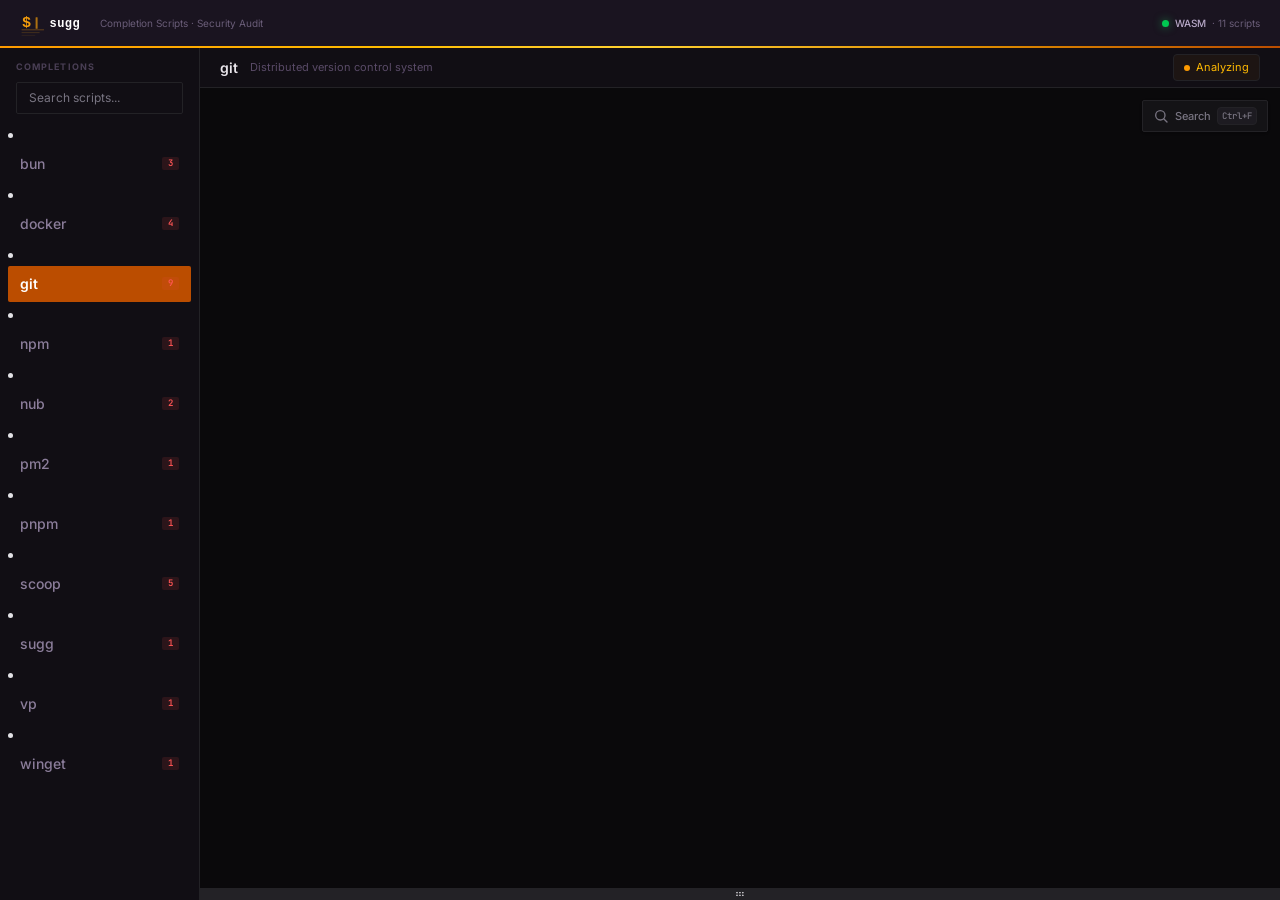
<file: scripts/git/index.html>
<!DOCTYPE html><html _hk=000 lang="en" class="dark"><head><meta charset="utf-8"><meta name="viewport" content="width=device-width, initial-scale=1"><title>Sugg Completions</title><meta name="description" content="Completion scripts for the Sugg command engine, with a browser-side security audit."><link rel="icon" type="image/svg+xml" href="/logo-favicon.svg"><link href="https://fonts.googleapis.com/css2?family=Inter:wght@400;500;600;700;800&amp;family=Plus+Jakarta+Sans:wght@500;600;700;800&amp;family=JetBrains+Mono:wght@400;500;600&amp;display=swap" rel="stylesheet"><!--$--><script>window._$HY||(e=>{let t=e=>e&&e.hasAttribute&&(e.hasAttribute("_hk")?e:t(e.host&&e.host.nodeType?e.host:e.parentNode));["click","input"].forEach((o=>document.addEventListener(o,(o=>{if(!e.events)return;let s=t(o.composedPath&&o.composedPath()[0]||o.target);s&&!e.completed.has(s)&&e.events.push([s,o])}))))})(_$HY={events:[],completed:new WeakSet,r:new Proxy({},{set:(r,k,v)=>(v instanceof Promise&&v.catch(()=>{}),r[k]=v,!0)}),s:{},fe(){}});</script><script>(self.$R=self.$R||{})[""]=[];_$HY.r["links"]=1;_$HY.r["_assets"]=($R[0]={"001007041000":"/assets/scripts-BhObj1gL.js","001007041000g1000":"/assets/_script_-QL55ZUjh.js"});</script><!--xs--><!--/--><link rel="stylesheet" href="/assets/virtual_solid-ssr-entry-client-BnFgW6nk.css"><link rel="modulepreload" href="/assets/web-B7kegKGu.js"><link rel="modulepreload" href="/assets/routing-BgnmKBiG.js"><link rel="modulepreload" href="/assets/scripts-utils-B2CZhjwo.js"><link rel="modulepreload" href="/assets/scripts-DTKR8vA-.js"><link rel="modulepreload" href="/assets/scripts-BhObj1gL.js" fetchpriority="low"><link rel="modulepreload" href="/assets/virtual-list-BaXZMXJ8.js" fetchpriority="low"><link rel="modulepreload" href="/assets/button-zFWtGGyQ.js" fetchpriority="low"><link rel="modulepreload" href="/assets/BlSoAAAV-BxZz3f8i.js" fetchpriority="low"><link rel="modulepreload" href="/assets/_script_-QL55ZUjh.js" fetchpriority="low"><link rel="modulepreload" href="/assets/F5MPGch0-nQ85VMiY.js" fetchpriority="low"><script type="module" src="/assets/virtual_solid-ssr-entry-client-DNDmprfl.js" async></script></head><body><div _hk=0010070410000 class="min-h-screen bg-background text-foreground"><header class="relative flex h-12 items-center gap-3 border-b-2 border-amber-500 px-5 py-0 bg-[#1a1420]"><div class="absolute -bottom-0.5 left-0 right-0 h-0.5 bg-linear-to-r from-amber-500 via-amber-300 to-amber-700"></div><a href="/" class="flex items-center gap-3"><img src="/logo-horizontal.svg" alt="Sugg" class="h-7 w-auto"></a><span class="text-[10px] text-[#6a5d78]">Completion Scripts · Security Audit</span><div class="flex-1"></div><div class="flex items-center gap-1.5 text-[10px] text-[#6a5d78]"><span class="inline-block size-1.75 rounded-full bg-green-500 shadow-[0_0_8px_rgba(34,197,94,0.6)]"></span><span class="text-[#b8a9c8] font-medium">WASM</span>· <!--$-->11<!--/--> scripts</div></header><div class="flex h-[calc(100vh-48px)]"><!--$--><aside _hk=0010070410003 class="w-50 shrink-0 border-r border-border flex flex-col bg-[#110e14]"><div class="px-4 pt-3 pb-2 flex flex-col gap-2"><div class="flex items-center justify-between"><span class="text-[9px] font-bold uppercase tracking-[0.12em] text-[#4a3f55]">Completions</span></div><!--$--><div _hk=001007041000800030 role="group" id="textfield-0010070410004" class="flex flex-col gap-1"><input _hk=0010070410008000350 id="textfield-0010070410004-input" name="textfield-0010070410004" aria-labelledby="textfield-0010070410004-label" aria-describedby="textfield-0010070410004-description" type="text" class="flex w-full rounded-md border border-input bg-transparent px-3 py-2 ring-offset-background file:border-0 file:bg-transparent file:text-sm file:font-medium placeholder:text-muted-foreground focus-visible:outline-none focus-visible:ring-2 focus-visible:ring-ring focus-visible:ring-offset-2 disabled:cursor-not-allowed disabled:opacity-50 data-[invalid]:border-error-foreground data-[invalid]:text-error-foreground h-8 text-xs" placeholder="Search scripts..." value /></div><!--/--></div><div class="flex-1 min-h-0 px-2 pb-3"><div _hk=001007041000d class="overflow-auto" style="height:100%"><div style="height:396px;position:relative"><div style="transform:translateY(0px)"><li _hk=001007041000e00><a _hk=001007041000e070 type="button" class="inline-flex items-center whitespace-nowrap font-medium ring-offset-background focus-visible:outline-none focus-visible:ring-2 focus-visible:ring-ring focus-visible:ring-offset-2 disabled:pointer-events-none disabled:opacity-50 [&amp;_svg]:pointer-events-none [&amp;_svg]:size-4 [&amp;_svg]:shrink-0 hover:bg-accent hover:text-accent-foreground h-auto w-full justify-start gap-2 rounded-md px-3 py-2 text-left text-sm transition-none !text-[#8b7d9a] hover:!bg-[#ffffff08] hover:!text-[#c8bdd4]" href="/scripts/bun/"><span _hk=001007041000e073 class="flex-1 truncate">bun</span><div _hk=001007041000e0770 class="inline-flex items-center rounded-md font-semibold transition-colors focus:outline-none focus:ring-2 focus:ring-ring focus:ring-offset-2 bg-[#ef444420] text-[#ff5555] font-mono text-[9px] px-1.5 py-0">3</div></a></li><li _hk=001007041000e10><a _hk=001007041000e170 type="button" class="inline-flex items-center whitespace-nowrap font-medium ring-offset-background focus-visible:outline-none focus-visible:ring-2 focus-visible:ring-ring focus-visible:ring-offset-2 disabled:pointer-events-none disabled:opacity-50 [&amp;_svg]:pointer-events-none [&amp;_svg]:size-4 [&amp;_svg]:shrink-0 hover:bg-accent hover:text-accent-foreground h-auto w-full justify-start gap-2 rounded-md px-3 py-2 text-left text-sm transition-none !text-[#8b7d9a] hover:!bg-[#ffffff08] hover:!text-[#c8bdd4]" href="/scripts/docker/"><span _hk=001007041000e173 class="flex-1 truncate">docker</span><div _hk=001007041000e1770 class="inline-flex items-center rounded-md font-semibold transition-colors focus:outline-none focus:ring-2 focus:ring-ring focus:ring-offset-2 bg-[#ef444420] text-[#ff5555] font-mono text-[9px] px-1.5 py-0">4</div></a></li><li _hk=001007041000e20><a _hk=001007041000e270 type="button" class="inline-flex items-center whitespace-nowrap ring-offset-background focus-visible:outline-none focus-visible:ring-2 focus-visible:ring-ring focus-visible:ring-offset-2 disabled:pointer-events-none disabled:opacity-50 [&amp;_svg]:pointer-events-none [&amp;_svg]:size-4 [&amp;_svg]:shrink-0 hover:bg-accent hover:text-accent-foreground h-auto w-full justify-start gap-2 rounded-md px-3 py-2 text-left text-sm transition-none !bg-amber-700 !text-white font-semibold" href="/scripts/git/" data-active aria-current="page"><span _hk=001007041000e273 class="flex-1 truncate">git</span><div _hk=001007041000e2770 class="inline-flex items-center rounded-md font-semibold transition-colors focus:outline-none focus:ring-2 focus:ring-ring focus:ring-offset-2 bg-[#ef444420] text-[#ff5555] font-mono text-[9px] px-1.5 py-0">9</div></a></li><li _hk=001007041000e30><a _hk=001007041000e370 type="button" class="inline-flex items-center whitespace-nowrap font-medium ring-offset-background focus-visible:outline-none focus-visible:ring-2 focus-visible:ring-ring focus-visible:ring-offset-2 disabled:pointer-events-none disabled:opacity-50 [&amp;_svg]:pointer-events-none [&amp;_svg]:size-4 [&amp;_svg]:shrink-0 hover:bg-accent hover:text-accent-foreground h-auto w-full justify-start gap-2 rounded-md px-3 py-2 text-left text-sm transition-none !text-[#8b7d9a] hover:!bg-[#ffffff08] hover:!text-[#c8bdd4]" href="/scripts/npm/"><span _hk=001007041000e373 class="flex-1 truncate">npm</span><div _hk=001007041000e3770 class="inline-flex items-center rounded-md font-semibold transition-colors focus:outline-none focus:ring-2 focus:ring-ring focus:ring-offset-2 bg-[#ef444420] text-[#ff5555] font-mono text-[9px] px-1.5 py-0">1</div></a></li><li _hk=001007041000e40><a _hk=001007041000e470 type="button" class="inline-flex items-center whitespace-nowrap font-medium ring-offset-background focus-visible:outline-none focus-visible:ring-2 focus-visible:ring-ring focus-visible:ring-offset-2 disabled:pointer-events-none disabled:opacity-50 [&amp;_svg]:pointer-events-none [&amp;_svg]:size-4 [&amp;_svg]:shrink-0 hover:bg-accent hover:text-accent-foreground h-auto w-full justify-start gap-2 rounded-md px-3 py-2 text-left text-sm transition-none !text-[#8b7d9a] hover:!bg-[#ffffff08] hover:!text-[#c8bdd4]" href="/scripts/nub/"><span _hk=001007041000e473 class="flex-1 truncate">nub</span><div _hk=001007041000e4770 class="inline-flex items-center rounded-md font-semibold transition-colors focus:outline-none focus:ring-2 focus:ring-ring focus:ring-offset-2 bg-[#ef444420] text-[#ff5555] font-mono text-[9px] px-1.5 py-0">2</div></a></li><li _hk=001007041000e50><a _hk=001007041000e570 type="button" class="inline-flex items-center whitespace-nowrap font-medium ring-offset-background focus-visible:outline-none focus-visible:ring-2 focus-visible:ring-ring focus-visible:ring-offset-2 disabled:pointer-events-none disabled:opacity-50 [&amp;_svg]:pointer-events-none [&amp;_svg]:size-4 [&amp;_svg]:shrink-0 hover:bg-accent hover:text-accent-foreground h-auto w-full justify-start gap-2 rounded-md px-3 py-2 text-left text-sm transition-none !text-[#8b7d9a] hover:!bg-[#ffffff08] hover:!text-[#c8bdd4]" href="/scripts/pm2/"><span _hk=001007041000e573 class="flex-1 truncate">pm2</span><div _hk=001007041000e5770 class="inline-flex items-center rounded-md font-semibold transition-colors focus:outline-none focus:ring-2 focus:ring-ring focus:ring-offset-2 bg-[#ef444420] text-[#ff5555] font-mono text-[9px] px-1.5 py-0">1</div></a></li><li _hk=001007041000e60><a _hk=001007041000e670 type="button" class="inline-flex items-center whitespace-nowrap font-medium ring-offset-background focus-visible:outline-none focus-visible:ring-2 focus-visible:ring-ring focus-visible:ring-offset-2 disabled:pointer-events-none disabled:opacity-50 [&amp;_svg]:pointer-events-none [&amp;_svg]:size-4 [&amp;_svg]:shrink-0 hover:bg-accent hover:text-accent-foreground h-auto w-full justify-start gap-2 rounded-md px-3 py-2 text-left text-sm transition-none !text-[#8b7d9a] hover:!bg-[#ffffff08] hover:!text-[#c8bdd4]" href="/scripts/pnpm/"><span _hk=001007041000e673 class="flex-1 truncate">pnpm</span><div _hk=001007041000e6770 class="inline-flex items-center rounded-md font-semibold transition-colors focus:outline-none focus:ring-2 focus:ring-ring focus:ring-offset-2 bg-[#ef444420] text-[#ff5555] font-mono text-[9px] px-1.5 py-0">1</div></a></li><li _hk=001007041000e70><a _hk=001007041000e770 type="button" class="inline-flex items-center whitespace-nowrap font-medium ring-offset-background focus-visible:outline-none focus-visible:ring-2 focus-visible:ring-ring focus-visible:ring-offset-2 disabled:pointer-events-none disabled:opacity-50 [&amp;_svg]:pointer-events-none [&amp;_svg]:size-4 [&amp;_svg]:shrink-0 hover:bg-accent hover:text-accent-foreground h-auto w-full justify-start gap-2 rounded-md px-3 py-2 text-left text-sm transition-none !text-[#8b7d9a] hover:!bg-[#ffffff08] hover:!text-[#c8bdd4]" href="/scripts/scoop/"><span _hk=001007041000e773 class="flex-1 truncate">scoop</span><div _hk=001007041000e7770 class="inline-flex items-center rounded-md font-semibold transition-colors focus:outline-none focus:ring-2 focus:ring-ring focus:ring-offset-2 bg-[#ef444420] text-[#ff5555] font-mono text-[9px] px-1.5 py-0">5</div></a></li><li _hk=001007041000e80><a _hk=001007041000e870 type="button" class="inline-flex items-center whitespace-nowrap font-medium ring-offset-background focus-visible:outline-none focus-visible:ring-2 focus-visible:ring-ring focus-visible:ring-offset-2 disabled:pointer-events-none disabled:opacity-50 [&amp;_svg]:pointer-events-none [&amp;_svg]:size-4 [&amp;_svg]:shrink-0 hover:bg-accent hover:text-accent-foreground h-auto w-full justify-start gap-2 rounded-md px-3 py-2 text-left text-sm transition-none !text-[#8b7d9a] hover:!bg-[#ffffff08] hover:!text-[#c8bdd4]" href="/scripts/sugg/"><span _hk=001007041000e873 class="flex-1 truncate">sugg</span><div _hk=001007041000e8770 class="inline-flex items-center rounded-md font-semibold transition-colors focus:outline-none focus:ring-2 focus:ring-ring focus:ring-offset-2 bg-[#ef444420] text-[#ff5555] font-mono text-[9px] px-1.5 py-0">1</div></a></li><li _hk=001007041000e90><a _hk=001007041000e970 type="button" class="inline-flex items-center whitespace-nowrap font-medium ring-offset-background focus-visible:outline-none focus-visible:ring-2 focus-visible:ring-ring focus-visible:ring-offset-2 disabled:pointer-events-none disabled:opacity-50 [&amp;_svg]:pointer-events-none [&amp;_svg]:size-4 [&amp;_svg]:shrink-0 hover:bg-accent hover:text-accent-foreground h-auto w-full justify-start gap-2 rounded-md px-3 py-2 text-left text-sm transition-none !text-[#8b7d9a] hover:!bg-[#ffffff08] hover:!text-[#c8bdd4]" href="/scripts/vp/"><span _hk=001007041000e973 class="flex-1 truncate">vp</span><div _hk=001007041000e9770 class="inline-flex items-center rounded-md font-semibold transition-colors focus:outline-none focus:ring-2 focus:ring-ring focus:ring-offset-2 bg-[#ef444420] text-[#ff5555] font-mono text-[9px] px-1.5 py-0">1</div></a></li><li _hk=001007041000ea0><a _hk=001007041000ea70 type="button" class="inline-flex items-center whitespace-nowrap font-medium ring-offset-background focus-visible:outline-none focus-visible:ring-2 focus-visible:ring-ring focus-visible:ring-offset-2 disabled:pointer-events-none disabled:opacity-50 [&amp;_svg]:pointer-events-none [&amp;_svg]:size-4 [&amp;_svg]:shrink-0 hover:bg-accent hover:text-accent-foreground h-auto w-full justify-start gap-2 rounded-md px-3 py-2 text-left text-sm transition-none !text-[#8b7d9a] hover:!bg-[#ffffff08] hover:!text-[#c8bdd4]" href="/scripts/winget/"><span _hk=001007041000ea73 class="flex-1 truncate">winget</span><div _hk=001007041000ea770 class="inline-flex items-center rounded-md font-semibold transition-colors focus:outline-none focus:ring-2 focus:ring-ring focus:ring-offset-2 bg-[#ef444420] text-[#ff5555] font-mono text-[9px] px-1.5 py-0">1</div></a></li></div></div></div></div></aside><!--/--><main class="flex min-w-0 flex-1 flex-col"><div _hk=001007041000g1000f00010 class="flex min-h-0 min-w-0 flex-1 flex-col"><div class="flex h-10 shrink-0 items-center gap-3 border-b border-border px-5 bg-[#110e14]"><span class="text-sm font-semibold text-[#e8e4ea]">git</span><span class="truncate text-[11px] text-[#5a4b68]">Distributed version control system</span><div class="flex-1"></div><!--$--><div _hk=001007041000g1000f000150 class="flex items-center gap-1.5 rounded border border-amber-500/20 bg-amber-500/5 px-2.5 py-1 text-[11px] text-amber-400"><span class="inline-block size-1.5 animate-pulse rounded-full bg-amber-500"></span>Analyzing</div><!--/--><!--$--><!--/--><!--$--><!--/--></div><!--$--><div _hk=001007041000g1000f0001c class="flex size-full flex-col flex-1 min-h-0"><div _hk=001007041000g1000f0001d00 data-resizable-panel class="min-h-0 min-w-0 overflow-hidden" style="flex:1 1 0%"><div _hk=001007041000g1000f0001d010 class="relative h-full flex flex-col"><!--$--><!--/--><div class="relative flex-1 min-h-0"><!--$--><div _hk=001007041000g1000f0001d019 class="source-viewer h-full overflow-auto p-4 text-sm leading-5.5" style="height:100%"><div style="height:0px;position:relative"><div style="transform:translateY(0px)"></div></div></div><!--/--><!--$--><button _hk=001007041000g1000f0001d01p0 type="button" class="inline-flex justify-center whitespace-nowrap font-medium ring-offset-background focus-visible:outline-none focus-visible:ring-2 focus-visible:ring-ring focus-visible:ring-offset-2 disabled:pointer-events-none disabled:opacity-50 [&amp;_svg]:pointer-events-none [&amp;_svg]:size-4 [&amp;_svg]:shrink-0 border hover:bg-accent absolute top-3 right-3 z-20 h-auto items-center gap-1.5 rounded-md border-border bg-card px-2.5 py-1.5 text-[11px] text-muted-foreground hover:border-[#2f2840] hover:text-foreground transition-none shadow-sm"><svg _hk=001007041000g1000f0001d01p3 xmlns="http://www.w3.org/2000/svg" viewBox="0 0 24 24" fill="none" stroke="currentColor" stroke-width="2" stroke-linecap="round" class="size-3.5" aria-hidden="true"><circle cx="11" cy="11" r="7"></circle><path d="M16.5 16.5 21 21"></path></svg>Search<kbd _hk=001007041000g1000f0001d01p4 class="inline-flex items-center rounded border border-border bg-[#1d1b21] px-1 font-mono text-[9px] leading-4 text-muted-foreground">Ctrl+F</kbd></button><!--/--></div></div></div><div _hk=001007041000g1000f0001d02 data-resizable-handle role="separator" aria-orientation="horizontal" class="relative flex shrink-0 items-center justify-center bg-border after:absolute after:inset-x-0 after:-top-1 after:h-2 after:content-[''] hover:bg-accent data-[dragging]:bg-accent"><div _hk=001007041000g1000f0001d040 class="z-10 flex h-3 w-4 items-center justify-center rounded-sm border bg-border"><svg xmlns="http://www.w3.org/2000/svg" viewBox="0 0 24 24" fill="none" stroke="currentColor" stroke-width="2" stroke-linecap="round" stroke-linejoin="round" class="size-2.5"><path d="M5 9m-1 0a1 1 0 1 0 2 0a1 1 0 1 0 -2 0"></path><path d="M12 9m-1 0a1 1 0 1 0 2 0a1 1 0 1 0 -2 0"></path><path d="M19 9m-1 0a1 1 0 1 0 2 0a1 1 0 1 0 -2 0"></path><path d="M5 15m-1 0a1 1 0 1 0 2 0a1 1 0 1 0 -2 0"></path><path d="M12 15m-1 0a1 1 0 1 0 2 0a1 1 0 1 0 -2 0"></path><path d="M19 15m-1 0a1 1 0 1 0 2 0a1 1 0 1 0 -2 0"></path></svg></div></div><div _hk=001007041000g1000f0001d05 data-resizable-panel class="min-h-0 min-w-0 overflow-hidden" style="flex:0 1 0%"><div _hk=001007041000g1000f0001d063 class="flex flex-col h-full"></div></div></div><!--/--></div></main></div></div><script>_$HY.s[""]=1,_$HY.sw&&_$HY.sw("")</script></body></html>
</file>
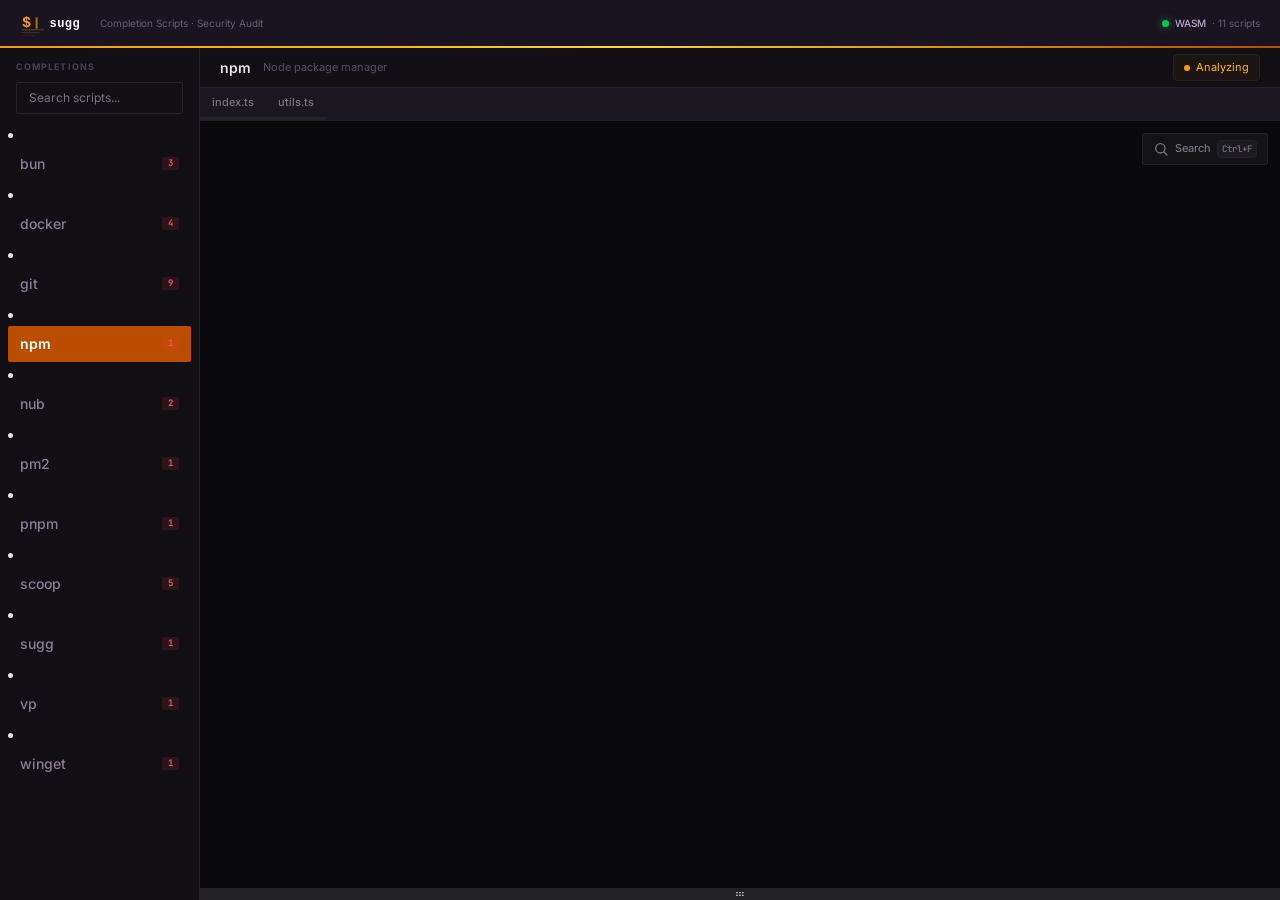
<file: scripts/npm/index.html>
<!DOCTYPE html><html _hk=000 lang="en" class="dark"><head><meta charset="utf-8"><meta name="viewport" content="width=device-width, initial-scale=1"><title>Sugg Completions</title><meta name="description" content="Completion scripts for the Sugg command engine, with a browser-side security audit."><link rel="icon" type="image/svg+xml" href="/logo-favicon.svg"><link href="https://fonts.googleapis.com/css2?family=Inter:wght@400;500;600;700;800&amp;family=Plus+Jakarta+Sans:wght@500;600;700;800&amp;family=JetBrains+Mono:wght@400;500;600&amp;display=swap" rel="stylesheet"><!--$--><script>window._$HY||(e=>{let t=e=>e&&e.hasAttribute&&(e.hasAttribute("_hk")?e:t(e.host&&e.host.nodeType?e.host:e.parentNode));["click","input"].forEach((o=>document.addEventListener(o,(o=>{if(!e.events)return;let s=t(o.composedPath&&o.composedPath()[0]||o.target);s&&!e.completed.has(s)&&e.events.push([s,o])}))))})(_$HY={events:[],completed:new WeakSet,r:new Proxy({},{set:(r,k,v)=>(v instanceof Promise&&v.catch(()=>{}),r[k]=v,!0)}),s:{},fe(){}});</script><script>(self.$R=self.$R||{})[""]=[];_$HY.r["links"]=1;_$HY.r["_assets"]=($R[0]={"001007041000":"/assets/scripts-BhObj1gL.js","001007041000g1000":"/assets/_script_-QL55ZUjh.js"});</script><!--xs--><!--/--><link rel="stylesheet" href="/assets/virtual_solid-ssr-entry-client-BnFgW6nk.css"><link rel="modulepreload" href="/assets/web-B7kegKGu.js"><link rel="modulepreload" href="/assets/routing-BgnmKBiG.js"><link rel="modulepreload" href="/assets/scripts-utils-B2CZhjwo.js"><link rel="modulepreload" href="/assets/scripts-DTKR8vA-.js"><link rel="modulepreload" href="/assets/scripts-BhObj1gL.js" fetchpriority="low"><link rel="modulepreload" href="/assets/virtual-list-BaXZMXJ8.js" fetchpriority="low"><link rel="modulepreload" href="/assets/button-zFWtGGyQ.js" fetchpriority="low"><link rel="modulepreload" href="/assets/BlSoAAAV-BxZz3f8i.js" fetchpriority="low"><link rel="modulepreload" href="/assets/_script_-QL55ZUjh.js" fetchpriority="low"><link rel="modulepreload" href="/assets/F5MPGch0-nQ85VMiY.js" fetchpriority="low"><script type="module" src="/assets/virtual_solid-ssr-entry-client-DNDmprfl.js" async></script></head><body><div _hk=0010070410000 class="min-h-screen bg-background text-foreground"><header class="relative flex h-12 items-center gap-3 border-b-2 border-amber-500 px-5 py-0 bg-[#1a1420]"><div class="absolute -bottom-0.5 left-0 right-0 h-0.5 bg-linear-to-r from-amber-500 via-amber-300 to-amber-700"></div><a href="/" class="flex items-center gap-3"><img src="/logo-horizontal.svg" alt="Sugg" class="h-7 w-auto"></a><span class="text-[10px] text-[#6a5d78]">Completion Scripts · Security Audit</span><div class="flex-1"></div><div class="flex items-center gap-1.5 text-[10px] text-[#6a5d78]"><span class="inline-block size-1.75 rounded-full bg-green-500 shadow-[0_0_8px_rgba(34,197,94,0.6)]"></span><span class="text-[#b8a9c8] font-medium">WASM</span>· <!--$-->11<!--/--> scripts</div></header><div class="flex h-[calc(100vh-48px)]"><!--$--><aside _hk=0010070410003 class="w-50 shrink-0 border-r border-border flex flex-col bg-[#110e14]"><div class="px-4 pt-3 pb-2 flex flex-col gap-2"><div class="flex items-center justify-between"><span class="text-[9px] font-bold uppercase tracking-[0.12em] text-[#4a3f55]">Completions</span></div><!--$--><div _hk=001007041000800030 role="group" id="textfield-0010070410004" class="flex flex-col gap-1"><input _hk=0010070410008000350 id="textfield-0010070410004-input" name="textfield-0010070410004" aria-labelledby="textfield-0010070410004-label" aria-describedby="textfield-0010070410004-description" type="text" class="flex w-full rounded-md border border-input bg-transparent px-3 py-2 ring-offset-background file:border-0 file:bg-transparent file:text-sm file:font-medium placeholder:text-muted-foreground focus-visible:outline-none focus-visible:ring-2 focus-visible:ring-ring focus-visible:ring-offset-2 disabled:cursor-not-allowed disabled:opacity-50 data-[invalid]:border-error-foreground data-[invalid]:text-error-foreground h-8 text-xs" placeholder="Search scripts..." value /></div><!--/--></div><div class="flex-1 min-h-0 px-2 pb-3"><div _hk=001007041000d class="overflow-auto" style="height:100%"><div style="height:396px;position:relative"><div style="transform:translateY(0px)"><li _hk=001007041000e00><a _hk=001007041000e070 type="button" class="inline-flex items-center whitespace-nowrap font-medium ring-offset-background focus-visible:outline-none focus-visible:ring-2 focus-visible:ring-ring focus-visible:ring-offset-2 disabled:pointer-events-none disabled:opacity-50 [&amp;_svg]:pointer-events-none [&amp;_svg]:size-4 [&amp;_svg]:shrink-0 hover:bg-accent hover:text-accent-foreground h-auto w-full justify-start gap-2 rounded-md px-3 py-2 text-left text-sm transition-none !text-[#8b7d9a] hover:!bg-[#ffffff08] hover:!text-[#c8bdd4]" href="/scripts/bun/"><span _hk=001007041000e073 class="flex-1 truncate">bun</span><div _hk=001007041000e0770 class="inline-flex items-center rounded-md font-semibold transition-colors focus:outline-none focus:ring-2 focus:ring-ring focus:ring-offset-2 bg-[#ef444420] text-[#ff5555] font-mono text-[9px] px-1.5 py-0">3</div></a></li><li _hk=001007041000e10><a _hk=001007041000e170 type="button" class="inline-flex items-center whitespace-nowrap font-medium ring-offset-background focus-visible:outline-none focus-visible:ring-2 focus-visible:ring-ring focus-visible:ring-offset-2 disabled:pointer-events-none disabled:opacity-50 [&amp;_svg]:pointer-events-none [&amp;_svg]:size-4 [&amp;_svg]:shrink-0 hover:bg-accent hover:text-accent-foreground h-auto w-full justify-start gap-2 rounded-md px-3 py-2 text-left text-sm transition-none !text-[#8b7d9a] hover:!bg-[#ffffff08] hover:!text-[#c8bdd4]" href="/scripts/docker/"><span _hk=001007041000e173 class="flex-1 truncate">docker</span><div _hk=001007041000e1770 class="inline-flex items-center rounded-md font-semibold transition-colors focus:outline-none focus:ring-2 focus:ring-ring focus:ring-offset-2 bg-[#ef444420] text-[#ff5555] font-mono text-[9px] px-1.5 py-0">4</div></a></li><li _hk=001007041000e20><a _hk=001007041000e270 type="button" class="inline-flex items-center whitespace-nowrap font-medium ring-offset-background focus-visible:outline-none focus-visible:ring-2 focus-visible:ring-ring focus-visible:ring-offset-2 disabled:pointer-events-none disabled:opacity-50 [&amp;_svg]:pointer-events-none [&amp;_svg]:size-4 [&amp;_svg]:shrink-0 hover:bg-accent hover:text-accent-foreground h-auto w-full justify-start gap-2 rounded-md px-3 py-2 text-left text-sm transition-none !text-[#8b7d9a] hover:!bg-[#ffffff08] hover:!text-[#c8bdd4]" href="/scripts/git/"><span _hk=001007041000e273 class="flex-1 truncate">git</span><div _hk=001007041000e2770 class="inline-flex items-center rounded-md font-semibold transition-colors focus:outline-none focus:ring-2 focus:ring-ring focus:ring-offset-2 bg-[#ef444420] text-[#ff5555] font-mono text-[9px] px-1.5 py-0">9</div></a></li><li _hk=001007041000e30><a _hk=001007041000e370 type="button" class="inline-flex items-center whitespace-nowrap ring-offset-background focus-visible:outline-none focus-visible:ring-2 focus-visible:ring-ring focus-visible:ring-offset-2 disabled:pointer-events-none disabled:opacity-50 [&amp;_svg]:pointer-events-none [&amp;_svg]:size-4 [&amp;_svg]:shrink-0 hover:bg-accent hover:text-accent-foreground h-auto w-full justify-start gap-2 rounded-md px-3 py-2 text-left text-sm transition-none !bg-amber-700 !text-white font-semibold" href="/scripts/npm/" data-active aria-current="page"><span _hk=001007041000e373 class="flex-1 truncate">npm</span><div _hk=001007041000e3770 class="inline-flex items-center rounded-md font-semibold transition-colors focus:outline-none focus:ring-2 focus:ring-ring focus:ring-offset-2 bg-[#ef444420] text-[#ff5555] font-mono text-[9px] px-1.5 py-0">1</div></a></li><li _hk=001007041000e40><a _hk=001007041000e470 type="button" class="inline-flex items-center whitespace-nowrap font-medium ring-offset-background focus-visible:outline-none focus-visible:ring-2 focus-visible:ring-ring focus-visible:ring-offset-2 disabled:pointer-events-none disabled:opacity-50 [&amp;_svg]:pointer-events-none [&amp;_svg]:size-4 [&amp;_svg]:shrink-0 hover:bg-accent hover:text-accent-foreground h-auto w-full justify-start gap-2 rounded-md px-3 py-2 text-left text-sm transition-none !text-[#8b7d9a] hover:!bg-[#ffffff08] hover:!text-[#c8bdd4]" href="/scripts/nub/"><span _hk=001007041000e473 class="flex-1 truncate">nub</span><div _hk=001007041000e4770 class="inline-flex items-center rounded-md font-semibold transition-colors focus:outline-none focus:ring-2 focus:ring-ring focus:ring-offset-2 bg-[#ef444420] text-[#ff5555] font-mono text-[9px] px-1.5 py-0">2</div></a></li><li _hk=001007041000e50><a _hk=001007041000e570 type="button" class="inline-flex items-center whitespace-nowrap font-medium ring-offset-background focus-visible:outline-none focus-visible:ring-2 focus-visible:ring-ring focus-visible:ring-offset-2 disabled:pointer-events-none disabled:opacity-50 [&amp;_svg]:pointer-events-none [&amp;_svg]:size-4 [&amp;_svg]:shrink-0 hover:bg-accent hover:text-accent-foreground h-auto w-full justify-start gap-2 rounded-md px-3 py-2 text-left text-sm transition-none !text-[#8b7d9a] hover:!bg-[#ffffff08] hover:!text-[#c8bdd4]" href="/scripts/pm2/"><span _hk=001007041000e573 class="flex-1 truncate">pm2</span><div _hk=001007041000e5770 class="inline-flex items-center rounded-md font-semibold transition-colors focus:outline-none focus:ring-2 focus:ring-ring focus:ring-offset-2 bg-[#ef444420] text-[#ff5555] font-mono text-[9px] px-1.5 py-0">1</div></a></li><li _hk=001007041000e60><a _hk=001007041000e670 type="button" class="inline-flex items-center whitespace-nowrap font-medium ring-offset-background focus-visible:outline-none focus-visible:ring-2 focus-visible:ring-ring focus-visible:ring-offset-2 disabled:pointer-events-none disabled:opacity-50 [&amp;_svg]:pointer-events-none [&amp;_svg]:size-4 [&amp;_svg]:shrink-0 hover:bg-accent hover:text-accent-foreground h-auto w-full justify-start gap-2 rounded-md px-3 py-2 text-left text-sm transition-none !text-[#8b7d9a] hover:!bg-[#ffffff08] hover:!text-[#c8bdd4]" href="/scripts/pnpm/"><span _hk=001007041000e673 class="flex-1 truncate">pnpm</span><div _hk=001007041000e6770 class="inline-flex items-center rounded-md font-semibold transition-colors focus:outline-none focus:ring-2 focus:ring-ring focus:ring-offset-2 bg-[#ef444420] text-[#ff5555] font-mono text-[9px] px-1.5 py-0">1</div></a></li><li _hk=001007041000e70><a _hk=001007041000e770 type="button" class="inline-flex items-center whitespace-nowrap font-medium ring-offset-background focus-visible:outline-none focus-visible:ring-2 focus-visible:ring-ring focus-visible:ring-offset-2 disabled:pointer-events-none disabled:opacity-50 [&amp;_svg]:pointer-events-none [&amp;_svg]:size-4 [&amp;_svg]:shrink-0 hover:bg-accent hover:text-accent-foreground h-auto w-full justify-start gap-2 rounded-md px-3 py-2 text-left text-sm transition-none !text-[#8b7d9a] hover:!bg-[#ffffff08] hover:!text-[#c8bdd4]" href="/scripts/scoop/"><span _hk=001007041000e773 class="flex-1 truncate">scoop</span><div _hk=001007041000e7770 class="inline-flex items-center rounded-md font-semibold transition-colors focus:outline-none focus:ring-2 focus:ring-ring focus:ring-offset-2 bg-[#ef444420] text-[#ff5555] font-mono text-[9px] px-1.5 py-0">5</div></a></li><li _hk=001007041000e80><a _hk=001007041000e870 type="button" class="inline-flex items-center whitespace-nowrap font-medium ring-offset-background focus-visible:outline-none focus-visible:ring-2 focus-visible:ring-ring focus-visible:ring-offset-2 disabled:pointer-events-none disabled:opacity-50 [&amp;_svg]:pointer-events-none [&amp;_svg]:size-4 [&amp;_svg]:shrink-0 hover:bg-accent hover:text-accent-foreground h-auto w-full justify-start gap-2 rounded-md px-3 py-2 text-left text-sm transition-none !text-[#8b7d9a] hover:!bg-[#ffffff08] hover:!text-[#c8bdd4]" href="/scripts/sugg/"><span _hk=001007041000e873 class="flex-1 truncate">sugg</span><div _hk=001007041000e8770 class="inline-flex items-center rounded-md font-semibold transition-colors focus:outline-none focus:ring-2 focus:ring-ring focus:ring-offset-2 bg-[#ef444420] text-[#ff5555] font-mono text-[9px] px-1.5 py-0">1</div></a></li><li _hk=001007041000e90><a _hk=001007041000e970 type="button" class="inline-flex items-center whitespace-nowrap font-medium ring-offset-background focus-visible:outline-none focus-visible:ring-2 focus-visible:ring-ring focus-visible:ring-offset-2 disabled:pointer-events-none disabled:opacity-50 [&amp;_svg]:pointer-events-none [&amp;_svg]:size-4 [&amp;_svg]:shrink-0 hover:bg-accent hover:text-accent-foreground h-auto w-full justify-start gap-2 rounded-md px-3 py-2 text-left text-sm transition-none !text-[#8b7d9a] hover:!bg-[#ffffff08] hover:!text-[#c8bdd4]" href="/scripts/vp/"><span _hk=001007041000e973 class="flex-1 truncate">vp</span><div _hk=001007041000e9770 class="inline-flex items-center rounded-md font-semibold transition-colors focus:outline-none focus:ring-2 focus:ring-ring focus:ring-offset-2 bg-[#ef444420] text-[#ff5555] font-mono text-[9px] px-1.5 py-0">1</div></a></li><li _hk=001007041000ea0><a _hk=001007041000ea70 type="button" class="inline-flex items-center whitespace-nowrap font-medium ring-offset-background focus-visible:outline-none focus-visible:ring-2 focus-visible:ring-ring focus-visible:ring-offset-2 disabled:pointer-events-none disabled:opacity-50 [&amp;_svg]:pointer-events-none [&amp;_svg]:size-4 [&amp;_svg]:shrink-0 hover:bg-accent hover:text-accent-foreground h-auto w-full justify-start gap-2 rounded-md px-3 py-2 text-left text-sm transition-none !text-[#8b7d9a] hover:!bg-[#ffffff08] hover:!text-[#c8bdd4]" href="/scripts/winget/"><span _hk=001007041000ea73 class="flex-1 truncate">winget</span><div _hk=001007041000ea770 class="inline-flex items-center rounded-md font-semibold transition-colors focus:outline-none focus:ring-2 focus:ring-ring focus:ring-offset-2 bg-[#ef444420] text-[#ff5555] font-mono text-[9px] px-1.5 py-0">1</div></a></li></div></div></div></div></aside><!--/--><main class="flex min-w-0 flex-1 flex-col"><div _hk=001007041000g1000f00010 class="flex min-h-0 min-w-0 flex-1 flex-col"><div class="flex h-10 shrink-0 items-center gap-3 border-b border-border px-5 bg-[#110e14]"><span class="text-sm font-semibold text-[#e8e4ea]">npm</span><span class="truncate text-[11px] text-[#5a4b68]">Node package manager</span><div class="flex-1"></div><!--$--><div _hk=001007041000g1000f000150 class="flex items-center gap-1.5 rounded border border-amber-500/20 bg-amber-500/5 px-2.5 py-1 text-[11px] text-amber-400"><span class="inline-block size-1.5 animate-pulse rounded-full bg-amber-500"></span>Analyzing</div><!--/--><!--$--><!--/--><!--$--><!--/--></div><!--$--><div _hk=001007041000g1000f0001c class="flex size-full flex-col flex-1 min-h-0"><div _hk=001007041000g1000f0001d00 data-resizable-panel class="min-h-0 min-w-0 overflow-hidden" style="flex:1 1 0%"><div _hk=001007041000g1000f0001d010 class="relative h-full flex flex-col"><!--$--><div _hk=001007041000g1000f0001d013e00020 data-orientation="horizontal" id="tabs-001007041000g1000f0001d0130"><div _hk=001007041000g1000f0001d013e000280 role="tablist" aria-orientation="horizontal" data-orientation="horizontal" class="inline-flex items-center text-muted-foreground h-auto justify-start rounded-none border-b border-border bg-[#1a1720] p-0 w-full"><button _hk=001007041000g1000f0001d013e000281070 id="tabs-001007041000g1000f0001d0130-trigger-npm" role="tab" aria-selected="false" data-key="npm" data-orientation="horizontal" type="button" class="inline-flex items-center justify-center whitespace-nowrap ring-offset-background focus-visible:outline-none focus-visible:ring-2 focus-visible:ring-ring focus-visible:ring-offset-2 disabled:pointer-events-none disabled:opacity-50 border-b-[3px] border-transparent rounded-none px-3 py-1.5 text-[11px] font-medium text-muted-foreground transition-none">index.ts</button><button _hk=001007041000g1000f0001d013e000281170 id="tabs-001007041000g1000f0001d0130-trigger-npm/utils" role="tab" aria-selected="false" data-key="npm/utils" data-orientation="horizontal" type="button" class="inline-flex items-center justify-center whitespace-nowrap ring-offset-background focus-visible:outline-none focus-visible:ring-2 focus-visible:ring-ring focus-visible:ring-offset-2 disabled:pointer-events-none disabled:opacity-50 border-b-[3px] border-transparent rounded-none px-3 py-1.5 text-[11px] font-medium text-muted-foreground transition-none">utils.ts</button></div></div><!--/--><div class="relative flex-1 min-h-0"><!--$--><div _hk=001007041000g1000f0001d019 class="source-viewer h-full overflow-auto p-4 text-sm leading-5.5" style="height:100%"><div style="height:0px;position:relative"><div style="transform:translateY(0px)"></div></div></div><!--/--><!--$--><button _hk=001007041000g1000f0001d01p0 type="button" class="inline-flex justify-center whitespace-nowrap font-medium ring-offset-background focus-visible:outline-none focus-visible:ring-2 focus-visible:ring-ring focus-visible:ring-offset-2 disabled:pointer-events-none disabled:opacity-50 [&amp;_svg]:pointer-events-none [&amp;_svg]:size-4 [&amp;_svg]:shrink-0 border hover:bg-accent absolute top-3 right-3 z-20 h-auto items-center gap-1.5 rounded-md border-border bg-card px-2.5 py-1.5 text-[11px] text-muted-foreground hover:border-[#2f2840] hover:text-foreground transition-none shadow-sm"><svg _hk=001007041000g1000f0001d01p3 xmlns="http://www.w3.org/2000/svg" viewBox="0 0 24 24" fill="none" stroke="currentColor" stroke-width="2" stroke-linecap="round" class="size-3.5" aria-hidden="true"><circle cx="11" cy="11" r="7"></circle><path d="M16.5 16.5 21 21"></path></svg>Search<kbd _hk=001007041000g1000f0001d01p4 class="inline-flex items-center rounded border border-border bg-[#1d1b21] px-1 font-mono text-[9px] leading-4 text-muted-foreground">Ctrl+F</kbd></button><!--/--></div></div></div><div _hk=001007041000g1000f0001d02 data-resizable-handle role="separator" aria-orientation="horizontal" class="relative flex shrink-0 items-center justify-center bg-border after:absolute after:inset-x-0 after:-top-1 after:h-2 after:content-[''] hover:bg-accent data-[dragging]:bg-accent"><div _hk=001007041000g1000f0001d040 class="z-10 flex h-3 w-4 items-center justify-center rounded-sm border bg-border"><svg xmlns="http://www.w3.org/2000/svg" viewBox="0 0 24 24" fill="none" stroke="currentColor" stroke-width="2" stroke-linecap="round" stroke-linejoin="round" class="size-2.5"><path d="M5 9m-1 0a1 1 0 1 0 2 0a1 1 0 1 0 -2 0"></path><path d="M12 9m-1 0a1 1 0 1 0 2 0a1 1 0 1 0 -2 0"></path><path d="M19 9m-1 0a1 1 0 1 0 2 0a1 1 0 1 0 -2 0"></path><path d="M5 15m-1 0a1 1 0 1 0 2 0a1 1 0 1 0 -2 0"></path><path d="M12 15m-1 0a1 1 0 1 0 2 0a1 1 0 1 0 -2 0"></path><path d="M19 15m-1 0a1 1 0 1 0 2 0a1 1 0 1 0 -2 0"></path></svg></div></div><div _hk=001007041000g1000f0001d05 data-resizable-panel class="min-h-0 min-w-0 overflow-hidden" style="flex:0 1 0%"><div _hk=001007041000g1000f0001d063 class="flex flex-col h-full"></div></div></div><!--/--></div></main></div></div><script>_$HY.s[""]=1,_$HY.sw&&_$HY.sw("")</script></body></html>
</file>
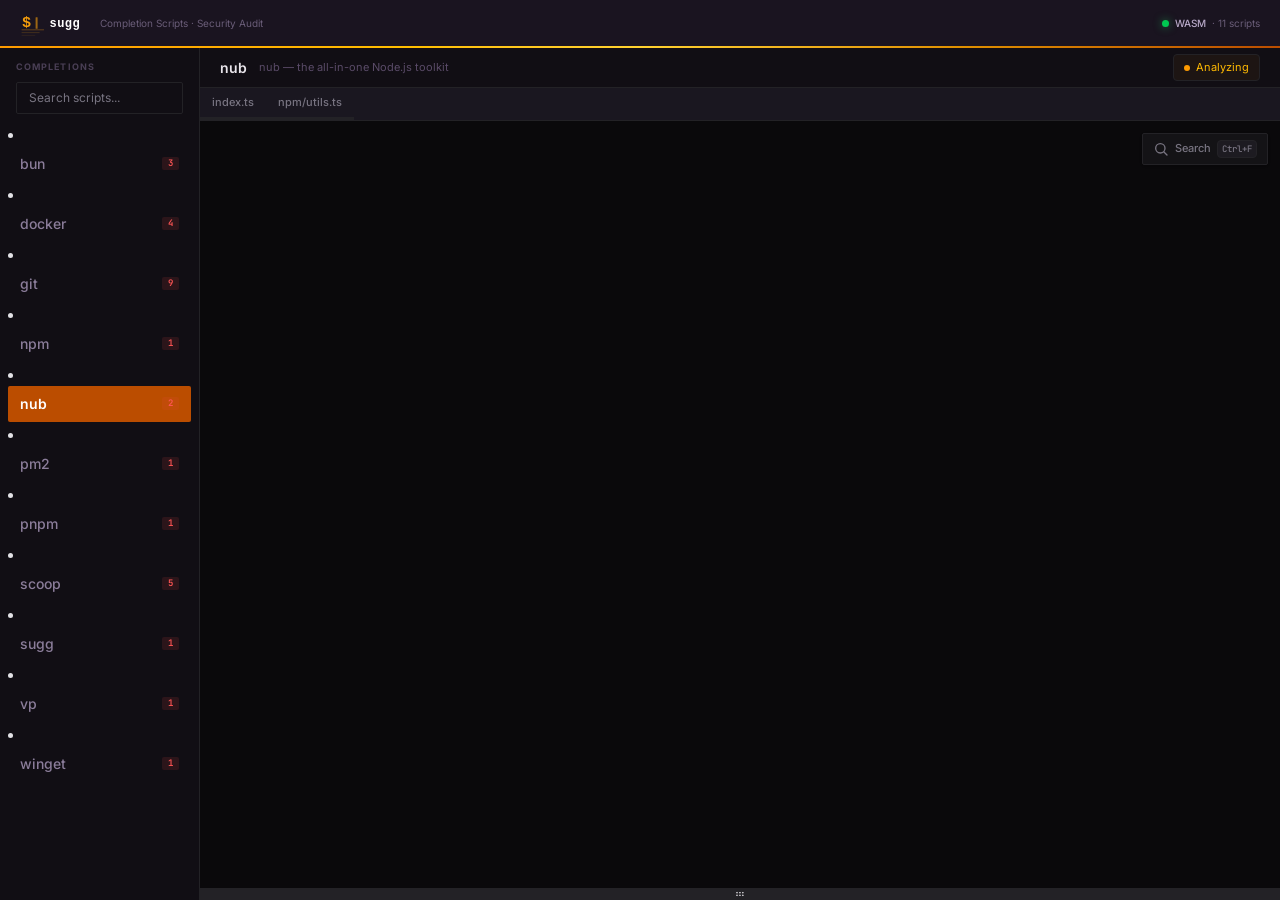
<file: scripts/nub/index.html>
<!DOCTYPE html><html _hk=000 lang="en" class="dark"><head><meta charset="utf-8"><meta name="viewport" content="width=device-width, initial-scale=1"><title>Sugg Completions</title><meta name="description" content="Completion scripts for the Sugg command engine, with a browser-side security audit."><link rel="icon" type="image/svg+xml" href="/logo-favicon.svg"><link href="https://fonts.googleapis.com/css2?family=Inter:wght@400;500;600;700;800&amp;family=Plus+Jakarta+Sans:wght@500;600;700;800&amp;family=JetBrains+Mono:wght@400;500;600&amp;display=swap" rel="stylesheet"><!--$--><script>window._$HY||(e=>{let t=e=>e&&e.hasAttribute&&(e.hasAttribute("_hk")?e:t(e.host&&e.host.nodeType?e.host:e.parentNode));["click","input"].forEach((o=>document.addEventListener(o,(o=>{if(!e.events)return;let s=t(o.composedPath&&o.composedPath()[0]||o.target);s&&!e.completed.has(s)&&e.events.push([s,o])}))))})(_$HY={events:[],completed:new WeakSet,r:new Proxy({},{set:(r,k,v)=>(v instanceof Promise&&v.catch(()=>{}),r[k]=v,!0)}),s:{},fe(){}});</script><script>(self.$R=self.$R||{})[""]=[];_$HY.r["links"]=1;_$HY.r["_assets"]=($R[0]={"001007041000":"/assets/scripts-BhObj1gL.js","001007041000g1000":"/assets/_script_-QL55ZUjh.js"});</script><!--xs--><!--/--><link rel="stylesheet" href="/assets/virtual_solid-ssr-entry-client-BnFgW6nk.css"><link rel="modulepreload" href="/assets/web-B7kegKGu.js"><link rel="modulepreload" href="/assets/routing-BgnmKBiG.js"><link rel="modulepreload" href="/assets/scripts-utils-B2CZhjwo.js"><link rel="modulepreload" href="/assets/scripts-DTKR8vA-.js"><link rel="modulepreload" href="/assets/scripts-BhObj1gL.js" fetchpriority="low"><link rel="modulepreload" href="/assets/virtual-list-BaXZMXJ8.js" fetchpriority="low"><link rel="modulepreload" href="/assets/button-zFWtGGyQ.js" fetchpriority="low"><link rel="modulepreload" href="/assets/BlSoAAAV-BxZz3f8i.js" fetchpriority="low"><link rel="modulepreload" href="/assets/_script_-QL55ZUjh.js" fetchpriority="low"><link rel="modulepreload" href="/assets/F5MPGch0-nQ85VMiY.js" fetchpriority="low"><script type="module" src="/assets/virtual_solid-ssr-entry-client-DNDmprfl.js" async></script></head><body><div _hk=0010070410000 class="min-h-screen bg-background text-foreground"><header class="relative flex h-12 items-center gap-3 border-b-2 border-amber-500 px-5 py-0 bg-[#1a1420]"><div class="absolute -bottom-0.5 left-0 right-0 h-0.5 bg-linear-to-r from-amber-500 via-amber-300 to-amber-700"></div><a href="/" class="flex items-center gap-3"><img src="/logo-horizontal.svg" alt="Sugg" class="h-7 w-auto"></a><span class="text-[10px] text-[#6a5d78]">Completion Scripts · Security Audit</span><div class="flex-1"></div><div class="flex items-center gap-1.5 text-[10px] text-[#6a5d78]"><span class="inline-block size-1.75 rounded-full bg-green-500 shadow-[0_0_8px_rgba(34,197,94,0.6)]"></span><span class="text-[#b8a9c8] font-medium">WASM</span>· <!--$-->11<!--/--> scripts</div></header><div class="flex h-[calc(100vh-48px)]"><!--$--><aside _hk=0010070410003 class="w-50 shrink-0 border-r border-border flex flex-col bg-[#110e14]"><div class="px-4 pt-3 pb-2 flex flex-col gap-2"><div class="flex items-center justify-between"><span class="text-[9px] font-bold uppercase tracking-[0.12em] text-[#4a3f55]">Completions</span></div><!--$--><div _hk=001007041000800030 role="group" id="textfield-0010070410004" class="flex flex-col gap-1"><input _hk=0010070410008000350 id="textfield-0010070410004-input" name="textfield-0010070410004" aria-labelledby="textfield-0010070410004-label" aria-describedby="textfield-0010070410004-description" type="text" class="flex w-full rounded-md border border-input bg-transparent px-3 py-2 ring-offset-background file:border-0 file:bg-transparent file:text-sm file:font-medium placeholder:text-muted-foreground focus-visible:outline-none focus-visible:ring-2 focus-visible:ring-ring focus-visible:ring-offset-2 disabled:cursor-not-allowed disabled:opacity-50 data-[invalid]:border-error-foreground data-[invalid]:text-error-foreground h-8 text-xs" placeholder="Search scripts..." value /></div><!--/--></div><div class="flex-1 min-h-0 px-2 pb-3"><div _hk=001007041000d class="overflow-auto" style="height:100%"><div style="height:396px;position:relative"><div style="transform:translateY(0px)"><li _hk=001007041000e00><a _hk=001007041000e070 type="button" class="inline-flex items-center whitespace-nowrap font-medium ring-offset-background focus-visible:outline-none focus-visible:ring-2 focus-visible:ring-ring focus-visible:ring-offset-2 disabled:pointer-events-none disabled:opacity-50 [&amp;_svg]:pointer-events-none [&amp;_svg]:size-4 [&amp;_svg]:shrink-0 hover:bg-accent hover:text-accent-foreground h-auto w-full justify-start gap-2 rounded-md px-3 py-2 text-left text-sm transition-none !text-[#8b7d9a] hover:!bg-[#ffffff08] hover:!text-[#c8bdd4]" href="/scripts/bun/"><span _hk=001007041000e073 class="flex-1 truncate">bun</span><div _hk=001007041000e0770 class="inline-flex items-center rounded-md font-semibold transition-colors focus:outline-none focus:ring-2 focus:ring-ring focus:ring-offset-2 bg-[#ef444420] text-[#ff5555] font-mono text-[9px] px-1.5 py-0">3</div></a></li><li _hk=001007041000e10><a _hk=001007041000e170 type="button" class="inline-flex items-center whitespace-nowrap font-medium ring-offset-background focus-visible:outline-none focus-visible:ring-2 focus-visible:ring-ring focus-visible:ring-offset-2 disabled:pointer-events-none disabled:opacity-50 [&amp;_svg]:pointer-events-none [&amp;_svg]:size-4 [&amp;_svg]:shrink-0 hover:bg-accent hover:text-accent-foreground h-auto w-full justify-start gap-2 rounded-md px-3 py-2 text-left text-sm transition-none !text-[#8b7d9a] hover:!bg-[#ffffff08] hover:!text-[#c8bdd4]" href="/scripts/docker/"><span _hk=001007041000e173 class="flex-1 truncate">docker</span><div _hk=001007041000e1770 class="inline-flex items-center rounded-md font-semibold transition-colors focus:outline-none focus:ring-2 focus:ring-ring focus:ring-offset-2 bg-[#ef444420] text-[#ff5555] font-mono text-[9px] px-1.5 py-0">4</div></a></li><li _hk=001007041000e20><a _hk=001007041000e270 type="button" class="inline-flex items-center whitespace-nowrap font-medium ring-offset-background focus-visible:outline-none focus-visible:ring-2 focus-visible:ring-ring focus-visible:ring-offset-2 disabled:pointer-events-none disabled:opacity-50 [&amp;_svg]:pointer-events-none [&amp;_svg]:size-4 [&amp;_svg]:shrink-0 hover:bg-accent hover:text-accent-foreground h-auto w-full justify-start gap-2 rounded-md px-3 py-2 text-left text-sm transition-none !text-[#8b7d9a] hover:!bg-[#ffffff08] hover:!text-[#c8bdd4]" href="/scripts/git/"><span _hk=001007041000e273 class="flex-1 truncate">git</span><div _hk=001007041000e2770 class="inline-flex items-center rounded-md font-semibold transition-colors focus:outline-none focus:ring-2 focus:ring-ring focus:ring-offset-2 bg-[#ef444420] text-[#ff5555] font-mono text-[9px] px-1.5 py-0">9</div></a></li><li _hk=001007041000e30><a _hk=001007041000e370 type="button" class="inline-flex items-center whitespace-nowrap font-medium ring-offset-background focus-visible:outline-none focus-visible:ring-2 focus-visible:ring-ring focus-visible:ring-offset-2 disabled:pointer-events-none disabled:opacity-50 [&amp;_svg]:pointer-events-none [&amp;_svg]:size-4 [&amp;_svg]:shrink-0 hover:bg-accent hover:text-accent-foreground h-auto w-full justify-start gap-2 rounded-md px-3 py-2 text-left text-sm transition-none !text-[#8b7d9a] hover:!bg-[#ffffff08] hover:!text-[#c8bdd4]" href="/scripts/npm/"><span _hk=001007041000e373 class="flex-1 truncate">npm</span><div _hk=001007041000e3770 class="inline-flex items-center rounded-md font-semibold transition-colors focus:outline-none focus:ring-2 focus:ring-ring focus:ring-offset-2 bg-[#ef444420] text-[#ff5555] font-mono text-[9px] px-1.5 py-0">1</div></a></li><li _hk=001007041000e40><a _hk=001007041000e470 type="button" class="inline-flex items-center whitespace-nowrap ring-offset-background focus-visible:outline-none focus-visible:ring-2 focus-visible:ring-ring focus-visible:ring-offset-2 disabled:pointer-events-none disabled:opacity-50 [&amp;_svg]:pointer-events-none [&amp;_svg]:size-4 [&amp;_svg]:shrink-0 hover:bg-accent hover:text-accent-foreground h-auto w-full justify-start gap-2 rounded-md px-3 py-2 text-left text-sm transition-none !bg-amber-700 !text-white font-semibold" href="/scripts/nub/" data-active aria-current="page"><span _hk=001007041000e473 class="flex-1 truncate">nub</span><div _hk=001007041000e4770 class="inline-flex items-center rounded-md font-semibold transition-colors focus:outline-none focus:ring-2 focus:ring-ring focus:ring-offset-2 bg-[#ef444420] text-[#ff5555] font-mono text-[9px] px-1.5 py-0">2</div></a></li><li _hk=001007041000e50><a _hk=001007041000e570 type="button" class="inline-flex items-center whitespace-nowrap font-medium ring-offset-background focus-visible:outline-none focus-visible:ring-2 focus-visible:ring-ring focus-visible:ring-offset-2 disabled:pointer-events-none disabled:opacity-50 [&amp;_svg]:pointer-events-none [&amp;_svg]:size-4 [&amp;_svg]:shrink-0 hover:bg-accent hover:text-accent-foreground h-auto w-full justify-start gap-2 rounded-md px-3 py-2 text-left text-sm transition-none !text-[#8b7d9a] hover:!bg-[#ffffff08] hover:!text-[#c8bdd4]" href="/scripts/pm2/"><span _hk=001007041000e573 class="flex-1 truncate">pm2</span><div _hk=001007041000e5770 class="inline-flex items-center rounded-md font-semibold transition-colors focus:outline-none focus:ring-2 focus:ring-ring focus:ring-offset-2 bg-[#ef444420] text-[#ff5555] font-mono text-[9px] px-1.5 py-0">1</div></a></li><li _hk=001007041000e60><a _hk=001007041000e670 type="button" class="inline-flex items-center whitespace-nowrap font-medium ring-offset-background focus-visible:outline-none focus-visible:ring-2 focus-visible:ring-ring focus-visible:ring-offset-2 disabled:pointer-events-none disabled:opacity-50 [&amp;_svg]:pointer-events-none [&amp;_svg]:size-4 [&amp;_svg]:shrink-0 hover:bg-accent hover:text-accent-foreground h-auto w-full justify-start gap-2 rounded-md px-3 py-2 text-left text-sm transition-none !text-[#8b7d9a] hover:!bg-[#ffffff08] hover:!text-[#c8bdd4]" href="/scripts/pnpm/"><span _hk=001007041000e673 class="flex-1 truncate">pnpm</span><div _hk=001007041000e6770 class="inline-flex items-center rounded-md font-semibold transition-colors focus:outline-none focus:ring-2 focus:ring-ring focus:ring-offset-2 bg-[#ef444420] text-[#ff5555] font-mono text-[9px] px-1.5 py-0">1</div></a></li><li _hk=001007041000e70><a _hk=001007041000e770 type="button" class="inline-flex items-center whitespace-nowrap font-medium ring-offset-background focus-visible:outline-none focus-visible:ring-2 focus-visible:ring-ring focus-visible:ring-offset-2 disabled:pointer-events-none disabled:opacity-50 [&amp;_svg]:pointer-events-none [&amp;_svg]:size-4 [&amp;_svg]:shrink-0 hover:bg-accent hover:text-accent-foreground h-auto w-full justify-start gap-2 rounded-md px-3 py-2 text-left text-sm transition-none !text-[#8b7d9a] hover:!bg-[#ffffff08] hover:!text-[#c8bdd4]" href="/scripts/scoop/"><span _hk=001007041000e773 class="flex-1 truncate">scoop</span><div _hk=001007041000e7770 class="inline-flex items-center rounded-md font-semibold transition-colors focus:outline-none focus:ring-2 focus:ring-ring focus:ring-offset-2 bg-[#ef444420] text-[#ff5555] font-mono text-[9px] px-1.5 py-0">5</div></a></li><li _hk=001007041000e80><a _hk=001007041000e870 type="button" class="inline-flex items-center whitespace-nowrap font-medium ring-offset-background focus-visible:outline-none focus-visible:ring-2 focus-visible:ring-ring focus-visible:ring-offset-2 disabled:pointer-events-none disabled:opacity-50 [&amp;_svg]:pointer-events-none [&amp;_svg]:size-4 [&amp;_svg]:shrink-0 hover:bg-accent hover:text-accent-foreground h-auto w-full justify-start gap-2 rounded-md px-3 py-2 text-left text-sm transition-none !text-[#8b7d9a] hover:!bg-[#ffffff08] hover:!text-[#c8bdd4]" href="/scripts/sugg/"><span _hk=001007041000e873 class="flex-1 truncate">sugg</span><div _hk=001007041000e8770 class="inline-flex items-center rounded-md font-semibold transition-colors focus:outline-none focus:ring-2 focus:ring-ring focus:ring-offset-2 bg-[#ef444420] text-[#ff5555] font-mono text-[9px] px-1.5 py-0">1</div></a></li><li _hk=001007041000e90><a _hk=001007041000e970 type="button" class="inline-flex items-center whitespace-nowrap font-medium ring-offset-background focus-visible:outline-none focus-visible:ring-2 focus-visible:ring-ring focus-visible:ring-offset-2 disabled:pointer-events-none disabled:opacity-50 [&amp;_svg]:pointer-events-none [&amp;_svg]:size-4 [&amp;_svg]:shrink-0 hover:bg-accent hover:text-accent-foreground h-auto w-full justify-start gap-2 rounded-md px-3 py-2 text-left text-sm transition-none !text-[#8b7d9a] hover:!bg-[#ffffff08] hover:!text-[#c8bdd4]" href="/scripts/vp/"><span _hk=001007041000e973 class="flex-1 truncate">vp</span><div _hk=001007041000e9770 class="inline-flex items-center rounded-md font-semibold transition-colors focus:outline-none focus:ring-2 focus:ring-ring focus:ring-offset-2 bg-[#ef444420] text-[#ff5555] font-mono text-[9px] px-1.5 py-0">1</div></a></li><li _hk=001007041000ea0><a _hk=001007041000ea70 type="button" class="inline-flex items-center whitespace-nowrap font-medium ring-offset-background focus-visible:outline-none focus-visible:ring-2 focus-visible:ring-ring focus-visible:ring-offset-2 disabled:pointer-events-none disabled:opacity-50 [&amp;_svg]:pointer-events-none [&amp;_svg]:size-4 [&amp;_svg]:shrink-0 hover:bg-accent hover:text-accent-foreground h-auto w-full justify-start gap-2 rounded-md px-3 py-2 text-left text-sm transition-none !text-[#8b7d9a] hover:!bg-[#ffffff08] hover:!text-[#c8bdd4]" href="/scripts/winget/"><span _hk=001007041000ea73 class="flex-1 truncate">winget</span><div _hk=001007041000ea770 class="inline-flex items-center rounded-md font-semibold transition-colors focus:outline-none focus:ring-2 focus:ring-ring focus:ring-offset-2 bg-[#ef444420] text-[#ff5555] font-mono text-[9px] px-1.5 py-0">1</div></a></li></div></div></div></div></aside><!--/--><main class="flex min-w-0 flex-1 flex-col"><div _hk=001007041000g1000f00010 class="flex min-h-0 min-w-0 flex-1 flex-col"><div class="flex h-10 shrink-0 items-center gap-3 border-b border-border px-5 bg-[#110e14]"><span class="text-sm font-semibold text-[#e8e4ea]">nub</span><span class="truncate text-[11px] text-[#5a4b68]">nub — the all-in-one Node.js toolkit</span><div class="flex-1"></div><!--$--><div _hk=001007041000g1000f000150 class="flex items-center gap-1.5 rounded border border-amber-500/20 bg-amber-500/5 px-2.5 py-1 text-[11px] text-amber-400"><span class="inline-block size-1.5 animate-pulse rounded-full bg-amber-500"></span>Analyzing</div><!--/--><!--$--><!--/--><!--$--><!--/--></div><!--$--><div _hk=001007041000g1000f0001c class="flex size-full flex-col flex-1 min-h-0"><div _hk=001007041000g1000f0001d00 data-resizable-panel class="min-h-0 min-w-0 overflow-hidden" style="flex:1 1 0%"><div _hk=001007041000g1000f0001d010 class="relative h-full flex flex-col"><!--$--><div _hk=001007041000g1000f0001d013e00020 data-orientation="horizontal" id="tabs-001007041000g1000f0001d0130"><div _hk=001007041000g1000f0001d013e000280 role="tablist" aria-orientation="horizontal" data-orientation="horizontal" class="inline-flex items-center text-muted-foreground h-auto justify-start rounded-none border-b border-border bg-[#1a1720] p-0 w-full"><button _hk=001007041000g1000f0001d013e000281070 id="tabs-001007041000g1000f0001d0130-trigger-nub" role="tab" aria-selected="false" data-key="nub" data-orientation="horizontal" type="button" class="inline-flex items-center justify-center whitespace-nowrap ring-offset-background focus-visible:outline-none focus-visible:ring-2 focus-visible:ring-ring focus-visible:ring-offset-2 disabled:pointer-events-none disabled:opacity-50 border-b-[3px] border-transparent rounded-none px-3 py-1.5 text-[11px] font-medium text-muted-foreground transition-none">index.ts</button><button _hk=001007041000g1000f0001d013e000281170 id="tabs-001007041000g1000f0001d0130-trigger-npm/utils" role="tab" aria-selected="false" data-key="npm/utils" data-orientation="horizontal" type="button" class="inline-flex items-center justify-center whitespace-nowrap ring-offset-background focus-visible:outline-none focus-visible:ring-2 focus-visible:ring-ring focus-visible:ring-offset-2 disabled:pointer-events-none disabled:opacity-50 border-b-[3px] border-transparent rounded-none px-3 py-1.5 text-[11px] font-medium text-muted-foreground transition-none">npm/utils.ts</button></div></div><!--/--><div class="relative flex-1 min-h-0"><!--$--><div _hk=001007041000g1000f0001d019 class="source-viewer h-full overflow-auto p-4 text-sm leading-5.5" style="height:100%"><div style="height:0px;position:relative"><div style="transform:translateY(0px)"></div></div></div><!--/--><!--$--><button _hk=001007041000g1000f0001d01p0 type="button" class="inline-flex justify-center whitespace-nowrap font-medium ring-offset-background focus-visible:outline-none focus-visible:ring-2 focus-visible:ring-ring focus-visible:ring-offset-2 disabled:pointer-events-none disabled:opacity-50 [&amp;_svg]:pointer-events-none [&amp;_svg]:size-4 [&amp;_svg]:shrink-0 border hover:bg-accent absolute top-3 right-3 z-20 h-auto items-center gap-1.5 rounded-md border-border bg-card px-2.5 py-1.5 text-[11px] text-muted-foreground hover:border-[#2f2840] hover:text-foreground transition-none shadow-sm"><svg _hk=001007041000g1000f0001d01p3 xmlns="http://www.w3.org/2000/svg" viewBox="0 0 24 24" fill="none" stroke="currentColor" stroke-width="2" stroke-linecap="round" class="size-3.5" aria-hidden="true"><circle cx="11" cy="11" r="7"></circle><path d="M16.5 16.5 21 21"></path></svg>Search<kbd _hk=001007041000g1000f0001d01p4 class="inline-flex items-center rounded border border-border bg-[#1d1b21] px-1 font-mono text-[9px] leading-4 text-muted-foreground">Ctrl+F</kbd></button><!--/--></div></div></div><div _hk=001007041000g1000f0001d02 data-resizable-handle role="separator" aria-orientation="horizontal" class="relative flex shrink-0 items-center justify-center bg-border after:absolute after:inset-x-0 after:-top-1 after:h-2 after:content-[''] hover:bg-accent data-[dragging]:bg-accent"><div _hk=001007041000g1000f0001d040 class="z-10 flex h-3 w-4 items-center justify-center rounded-sm border bg-border"><svg xmlns="http://www.w3.org/2000/svg" viewBox="0 0 24 24" fill="none" stroke="currentColor" stroke-width="2" stroke-linecap="round" stroke-linejoin="round" class="size-2.5"><path d="M5 9m-1 0a1 1 0 1 0 2 0a1 1 0 1 0 -2 0"></path><path d="M12 9m-1 0a1 1 0 1 0 2 0a1 1 0 1 0 -2 0"></path><path d="M19 9m-1 0a1 1 0 1 0 2 0a1 1 0 1 0 -2 0"></path><path d="M5 15m-1 0a1 1 0 1 0 2 0a1 1 0 1 0 -2 0"></path><path d="M12 15m-1 0a1 1 0 1 0 2 0a1 1 0 1 0 -2 0"></path><path d="M19 15m-1 0a1 1 0 1 0 2 0a1 1 0 1 0 -2 0"></path></svg></div></div><div _hk=001007041000g1000f0001d05 data-resizable-panel class="min-h-0 min-w-0 overflow-hidden" style="flex:0 1 0%"><div _hk=001007041000g1000f0001d063 class="flex flex-col h-full"></div></div></div><!--/--></div></main></div></div><script>_$HY.s[""]=1,_$HY.sw&&_$HY.sw("")</script></body></html>
</file>
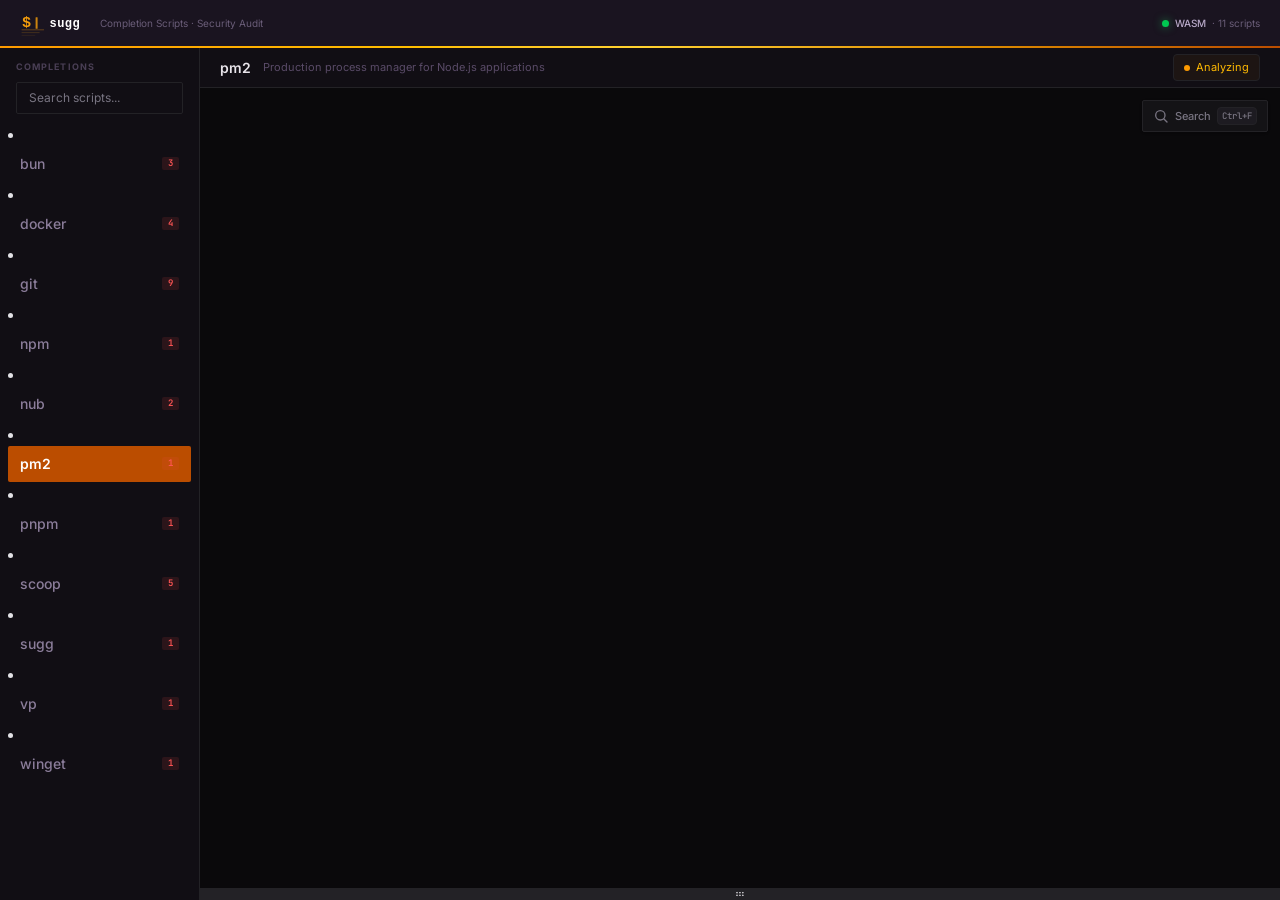
<file: scripts/pm2/index.html>
<!DOCTYPE html><html _hk=000 lang="en" class="dark"><head><meta charset="utf-8"><meta name="viewport" content="width=device-width, initial-scale=1"><title>Sugg Completions</title><meta name="description" content="Completion scripts for the Sugg command engine, with a browser-side security audit."><link rel="icon" type="image/svg+xml" href="/logo-favicon.svg"><link href="https://fonts.googleapis.com/css2?family=Inter:wght@400;500;600;700;800&amp;family=Plus+Jakarta+Sans:wght@500;600;700;800&amp;family=JetBrains+Mono:wght@400;500;600&amp;display=swap" rel="stylesheet"><!--$--><script>window._$HY||(e=>{let t=e=>e&&e.hasAttribute&&(e.hasAttribute("_hk")?e:t(e.host&&e.host.nodeType?e.host:e.parentNode));["click","input"].forEach((o=>document.addEventListener(o,(o=>{if(!e.events)return;let s=t(o.composedPath&&o.composedPath()[0]||o.target);s&&!e.completed.has(s)&&e.events.push([s,o])}))))})(_$HY={events:[],completed:new WeakSet,r:new Proxy({},{set:(r,k,v)=>(v instanceof Promise&&v.catch(()=>{}),r[k]=v,!0)}),s:{},fe(){}});</script><script>(self.$R=self.$R||{})[""]=[];_$HY.r["links"]=1;_$HY.r["_assets"]=($R[0]={"001007041000":"/assets/scripts-BhObj1gL.js","001007041000g1000":"/assets/_script_-QL55ZUjh.js"});</script><!--xs--><!--/--><link rel="stylesheet" href="/assets/virtual_solid-ssr-entry-client-BnFgW6nk.css"><link rel="modulepreload" href="/assets/web-B7kegKGu.js"><link rel="modulepreload" href="/assets/routing-BgnmKBiG.js"><link rel="modulepreload" href="/assets/scripts-utils-B2CZhjwo.js"><link rel="modulepreload" href="/assets/scripts-DTKR8vA-.js"><link rel="modulepreload" href="/assets/scripts-BhObj1gL.js" fetchpriority="low"><link rel="modulepreload" href="/assets/virtual-list-BaXZMXJ8.js" fetchpriority="low"><link rel="modulepreload" href="/assets/button-zFWtGGyQ.js" fetchpriority="low"><link rel="modulepreload" href="/assets/BlSoAAAV-BxZz3f8i.js" fetchpriority="low"><link rel="modulepreload" href="/assets/_script_-QL55ZUjh.js" fetchpriority="low"><link rel="modulepreload" href="/assets/F5MPGch0-nQ85VMiY.js" fetchpriority="low"><script type="module" src="/assets/virtual_solid-ssr-entry-client-DNDmprfl.js" async></script></head><body><div _hk=0010070410000 class="min-h-screen bg-background text-foreground"><header class="relative flex h-12 items-center gap-3 border-b-2 border-amber-500 px-5 py-0 bg-[#1a1420]"><div class="absolute -bottom-0.5 left-0 right-0 h-0.5 bg-linear-to-r from-amber-500 via-amber-300 to-amber-700"></div><a href="/" class="flex items-center gap-3"><img src="/logo-horizontal.svg" alt="Sugg" class="h-7 w-auto"></a><span class="text-[10px] text-[#6a5d78]">Completion Scripts · Security Audit</span><div class="flex-1"></div><div class="flex items-center gap-1.5 text-[10px] text-[#6a5d78]"><span class="inline-block size-1.75 rounded-full bg-green-500 shadow-[0_0_8px_rgba(34,197,94,0.6)]"></span><span class="text-[#b8a9c8] font-medium">WASM</span>· <!--$-->11<!--/--> scripts</div></header><div class="flex h-[calc(100vh-48px)]"><!--$--><aside _hk=0010070410003 class="w-50 shrink-0 border-r border-border flex flex-col bg-[#110e14]"><div class="px-4 pt-3 pb-2 flex flex-col gap-2"><div class="flex items-center justify-between"><span class="text-[9px] font-bold uppercase tracking-[0.12em] text-[#4a3f55]">Completions</span></div><!--$--><div _hk=001007041000800030 role="group" id="textfield-0010070410004" class="flex flex-col gap-1"><input _hk=0010070410008000350 id="textfield-0010070410004-input" name="textfield-0010070410004" aria-labelledby="textfield-0010070410004-label" aria-describedby="textfield-0010070410004-description" type="text" class="flex w-full rounded-md border border-input bg-transparent px-3 py-2 ring-offset-background file:border-0 file:bg-transparent file:text-sm file:font-medium placeholder:text-muted-foreground focus-visible:outline-none focus-visible:ring-2 focus-visible:ring-ring focus-visible:ring-offset-2 disabled:cursor-not-allowed disabled:opacity-50 data-[invalid]:border-error-foreground data-[invalid]:text-error-foreground h-8 text-xs" placeholder="Search scripts..." value /></div><!--/--></div><div class="flex-1 min-h-0 px-2 pb-3"><div _hk=001007041000d class="overflow-auto" style="height:100%"><div style="height:396px;position:relative"><div style="transform:translateY(0px)"><li _hk=001007041000e00><a _hk=001007041000e070 type="button" class="inline-flex items-center whitespace-nowrap font-medium ring-offset-background focus-visible:outline-none focus-visible:ring-2 focus-visible:ring-ring focus-visible:ring-offset-2 disabled:pointer-events-none disabled:opacity-50 [&amp;_svg]:pointer-events-none [&amp;_svg]:size-4 [&amp;_svg]:shrink-0 hover:bg-accent hover:text-accent-foreground h-auto w-full justify-start gap-2 rounded-md px-3 py-2 text-left text-sm transition-none !text-[#8b7d9a] hover:!bg-[#ffffff08] hover:!text-[#c8bdd4]" href="/scripts/bun/"><span _hk=001007041000e073 class="flex-1 truncate">bun</span><div _hk=001007041000e0770 class="inline-flex items-center rounded-md font-semibold transition-colors focus:outline-none focus:ring-2 focus:ring-ring focus:ring-offset-2 bg-[#ef444420] text-[#ff5555] font-mono text-[9px] px-1.5 py-0">3</div></a></li><li _hk=001007041000e10><a _hk=001007041000e170 type="button" class="inline-flex items-center whitespace-nowrap font-medium ring-offset-background focus-visible:outline-none focus-visible:ring-2 focus-visible:ring-ring focus-visible:ring-offset-2 disabled:pointer-events-none disabled:opacity-50 [&amp;_svg]:pointer-events-none [&amp;_svg]:size-4 [&amp;_svg]:shrink-0 hover:bg-accent hover:text-accent-foreground h-auto w-full justify-start gap-2 rounded-md px-3 py-2 text-left text-sm transition-none !text-[#8b7d9a] hover:!bg-[#ffffff08] hover:!text-[#c8bdd4]" href="/scripts/docker/"><span _hk=001007041000e173 class="flex-1 truncate">docker</span><div _hk=001007041000e1770 class="inline-flex items-center rounded-md font-semibold transition-colors focus:outline-none focus:ring-2 focus:ring-ring focus:ring-offset-2 bg-[#ef444420] text-[#ff5555] font-mono text-[9px] px-1.5 py-0">4</div></a></li><li _hk=001007041000e20><a _hk=001007041000e270 type="button" class="inline-flex items-center whitespace-nowrap font-medium ring-offset-background focus-visible:outline-none focus-visible:ring-2 focus-visible:ring-ring focus-visible:ring-offset-2 disabled:pointer-events-none disabled:opacity-50 [&amp;_svg]:pointer-events-none [&amp;_svg]:size-4 [&amp;_svg]:shrink-0 hover:bg-accent hover:text-accent-foreground h-auto w-full justify-start gap-2 rounded-md px-3 py-2 text-left text-sm transition-none !text-[#8b7d9a] hover:!bg-[#ffffff08] hover:!text-[#c8bdd4]" href="/scripts/git/"><span _hk=001007041000e273 class="flex-1 truncate">git</span><div _hk=001007041000e2770 class="inline-flex items-center rounded-md font-semibold transition-colors focus:outline-none focus:ring-2 focus:ring-ring focus:ring-offset-2 bg-[#ef444420] text-[#ff5555] font-mono text-[9px] px-1.5 py-0">9</div></a></li><li _hk=001007041000e30><a _hk=001007041000e370 type="button" class="inline-flex items-center whitespace-nowrap font-medium ring-offset-background focus-visible:outline-none focus-visible:ring-2 focus-visible:ring-ring focus-visible:ring-offset-2 disabled:pointer-events-none disabled:opacity-50 [&amp;_svg]:pointer-events-none [&amp;_svg]:size-4 [&amp;_svg]:shrink-0 hover:bg-accent hover:text-accent-foreground h-auto w-full justify-start gap-2 rounded-md px-3 py-2 text-left text-sm transition-none !text-[#8b7d9a] hover:!bg-[#ffffff08] hover:!text-[#c8bdd4]" href="/scripts/npm/"><span _hk=001007041000e373 class="flex-1 truncate">npm</span><div _hk=001007041000e3770 class="inline-flex items-center rounded-md font-semibold transition-colors focus:outline-none focus:ring-2 focus:ring-ring focus:ring-offset-2 bg-[#ef444420] text-[#ff5555] font-mono text-[9px] px-1.5 py-0">1</div></a></li><li _hk=001007041000e40><a _hk=001007041000e470 type="button" class="inline-flex items-center whitespace-nowrap font-medium ring-offset-background focus-visible:outline-none focus-visible:ring-2 focus-visible:ring-ring focus-visible:ring-offset-2 disabled:pointer-events-none disabled:opacity-50 [&amp;_svg]:pointer-events-none [&amp;_svg]:size-4 [&amp;_svg]:shrink-0 hover:bg-accent hover:text-accent-foreground h-auto w-full justify-start gap-2 rounded-md px-3 py-2 text-left text-sm transition-none !text-[#8b7d9a] hover:!bg-[#ffffff08] hover:!text-[#c8bdd4]" href="/scripts/nub/"><span _hk=001007041000e473 class="flex-1 truncate">nub</span><div _hk=001007041000e4770 class="inline-flex items-center rounded-md font-semibold transition-colors focus:outline-none focus:ring-2 focus:ring-ring focus:ring-offset-2 bg-[#ef444420] text-[#ff5555] font-mono text-[9px] px-1.5 py-0">2</div></a></li><li _hk=001007041000e50><a _hk=001007041000e570 type="button" class="inline-flex items-center whitespace-nowrap ring-offset-background focus-visible:outline-none focus-visible:ring-2 focus-visible:ring-ring focus-visible:ring-offset-2 disabled:pointer-events-none disabled:opacity-50 [&amp;_svg]:pointer-events-none [&amp;_svg]:size-4 [&amp;_svg]:shrink-0 hover:bg-accent hover:text-accent-foreground h-auto w-full justify-start gap-2 rounded-md px-3 py-2 text-left text-sm transition-none !bg-amber-700 !text-white font-semibold" href="/scripts/pm2/" data-active aria-current="page"><span _hk=001007041000e573 class="flex-1 truncate">pm2</span><div _hk=001007041000e5770 class="inline-flex items-center rounded-md font-semibold transition-colors focus:outline-none focus:ring-2 focus:ring-ring focus:ring-offset-2 bg-[#ef444420] text-[#ff5555] font-mono text-[9px] px-1.5 py-0">1</div></a></li><li _hk=001007041000e60><a _hk=001007041000e670 type="button" class="inline-flex items-center whitespace-nowrap font-medium ring-offset-background focus-visible:outline-none focus-visible:ring-2 focus-visible:ring-ring focus-visible:ring-offset-2 disabled:pointer-events-none disabled:opacity-50 [&amp;_svg]:pointer-events-none [&amp;_svg]:size-4 [&amp;_svg]:shrink-0 hover:bg-accent hover:text-accent-foreground h-auto w-full justify-start gap-2 rounded-md px-3 py-2 text-left text-sm transition-none !text-[#8b7d9a] hover:!bg-[#ffffff08] hover:!text-[#c8bdd4]" href="/scripts/pnpm/"><span _hk=001007041000e673 class="flex-1 truncate">pnpm</span><div _hk=001007041000e6770 class="inline-flex items-center rounded-md font-semibold transition-colors focus:outline-none focus:ring-2 focus:ring-ring focus:ring-offset-2 bg-[#ef444420] text-[#ff5555] font-mono text-[9px] px-1.5 py-0">1</div></a></li><li _hk=001007041000e70><a _hk=001007041000e770 type="button" class="inline-flex items-center whitespace-nowrap font-medium ring-offset-background focus-visible:outline-none focus-visible:ring-2 focus-visible:ring-ring focus-visible:ring-offset-2 disabled:pointer-events-none disabled:opacity-50 [&amp;_svg]:pointer-events-none [&amp;_svg]:size-4 [&amp;_svg]:shrink-0 hover:bg-accent hover:text-accent-foreground h-auto w-full justify-start gap-2 rounded-md px-3 py-2 text-left text-sm transition-none !text-[#8b7d9a] hover:!bg-[#ffffff08] hover:!text-[#c8bdd4]" href="/scripts/scoop/"><span _hk=001007041000e773 class="flex-1 truncate">scoop</span><div _hk=001007041000e7770 class="inline-flex items-center rounded-md font-semibold transition-colors focus:outline-none focus:ring-2 focus:ring-ring focus:ring-offset-2 bg-[#ef444420] text-[#ff5555] font-mono text-[9px] px-1.5 py-0">5</div></a></li><li _hk=001007041000e80><a _hk=001007041000e870 type="button" class="inline-flex items-center whitespace-nowrap font-medium ring-offset-background focus-visible:outline-none focus-visible:ring-2 focus-visible:ring-ring focus-visible:ring-offset-2 disabled:pointer-events-none disabled:opacity-50 [&amp;_svg]:pointer-events-none [&amp;_svg]:size-4 [&amp;_svg]:shrink-0 hover:bg-accent hover:text-accent-foreground h-auto w-full justify-start gap-2 rounded-md px-3 py-2 text-left text-sm transition-none !text-[#8b7d9a] hover:!bg-[#ffffff08] hover:!text-[#c8bdd4]" href="/scripts/sugg/"><span _hk=001007041000e873 class="flex-1 truncate">sugg</span><div _hk=001007041000e8770 class="inline-flex items-center rounded-md font-semibold transition-colors focus:outline-none focus:ring-2 focus:ring-ring focus:ring-offset-2 bg-[#ef444420] text-[#ff5555] font-mono text-[9px] px-1.5 py-0">1</div></a></li><li _hk=001007041000e90><a _hk=001007041000e970 type="button" class="inline-flex items-center whitespace-nowrap font-medium ring-offset-background focus-visible:outline-none focus-visible:ring-2 focus-visible:ring-ring focus-visible:ring-offset-2 disabled:pointer-events-none disabled:opacity-50 [&amp;_svg]:pointer-events-none [&amp;_svg]:size-4 [&amp;_svg]:shrink-0 hover:bg-accent hover:text-accent-foreground h-auto w-full justify-start gap-2 rounded-md px-3 py-2 text-left text-sm transition-none !text-[#8b7d9a] hover:!bg-[#ffffff08] hover:!text-[#c8bdd4]" href="/scripts/vp/"><span _hk=001007041000e973 class="flex-1 truncate">vp</span><div _hk=001007041000e9770 class="inline-flex items-center rounded-md font-semibold transition-colors focus:outline-none focus:ring-2 focus:ring-ring focus:ring-offset-2 bg-[#ef444420] text-[#ff5555] font-mono text-[9px] px-1.5 py-0">1</div></a></li><li _hk=001007041000ea0><a _hk=001007041000ea70 type="button" class="inline-flex items-center whitespace-nowrap font-medium ring-offset-background focus-visible:outline-none focus-visible:ring-2 focus-visible:ring-ring focus-visible:ring-offset-2 disabled:pointer-events-none disabled:opacity-50 [&amp;_svg]:pointer-events-none [&amp;_svg]:size-4 [&amp;_svg]:shrink-0 hover:bg-accent hover:text-accent-foreground h-auto w-full justify-start gap-2 rounded-md px-3 py-2 text-left text-sm transition-none !text-[#8b7d9a] hover:!bg-[#ffffff08] hover:!text-[#c8bdd4]" href="/scripts/winget/"><span _hk=001007041000ea73 class="flex-1 truncate">winget</span><div _hk=001007041000ea770 class="inline-flex items-center rounded-md font-semibold transition-colors focus:outline-none focus:ring-2 focus:ring-ring focus:ring-offset-2 bg-[#ef444420] text-[#ff5555] font-mono text-[9px] px-1.5 py-0">1</div></a></li></div></div></div></div></aside><!--/--><main class="flex min-w-0 flex-1 flex-col"><div _hk=001007041000g1000f00010 class="flex min-h-0 min-w-0 flex-1 flex-col"><div class="flex h-10 shrink-0 items-center gap-3 border-b border-border px-5 bg-[#110e14]"><span class="text-sm font-semibold text-[#e8e4ea]">pm2</span><span class="truncate text-[11px] text-[#5a4b68]">Production process manager for Node.js applications</span><div class="flex-1"></div><!--$--><div _hk=001007041000g1000f000150 class="flex items-center gap-1.5 rounded border border-amber-500/20 bg-amber-500/5 px-2.5 py-1 text-[11px] text-amber-400"><span class="inline-block size-1.5 animate-pulse rounded-full bg-amber-500"></span>Analyzing</div><!--/--><!--$--><!--/--><!--$--><!--/--></div><!--$--><div _hk=001007041000g1000f0001c class="flex size-full flex-col flex-1 min-h-0"><div _hk=001007041000g1000f0001d00 data-resizable-panel class="min-h-0 min-w-0 overflow-hidden" style="flex:1 1 0%"><div _hk=001007041000g1000f0001d010 class="relative h-full flex flex-col"><!--$--><!--/--><div class="relative flex-1 min-h-0"><!--$--><div _hk=001007041000g1000f0001d019 class="source-viewer h-full overflow-auto p-4 text-sm leading-5.5" style="height:100%"><div style="height:0px;position:relative"><div style="transform:translateY(0px)"></div></div></div><!--/--><!--$--><button _hk=001007041000g1000f0001d01p0 type="button" class="inline-flex justify-center whitespace-nowrap font-medium ring-offset-background focus-visible:outline-none focus-visible:ring-2 focus-visible:ring-ring focus-visible:ring-offset-2 disabled:pointer-events-none disabled:opacity-50 [&amp;_svg]:pointer-events-none [&amp;_svg]:size-4 [&amp;_svg]:shrink-0 border hover:bg-accent absolute top-3 right-3 z-20 h-auto items-center gap-1.5 rounded-md border-border bg-card px-2.5 py-1.5 text-[11px] text-muted-foreground hover:border-[#2f2840] hover:text-foreground transition-none shadow-sm"><svg _hk=001007041000g1000f0001d01p3 xmlns="http://www.w3.org/2000/svg" viewBox="0 0 24 24" fill="none" stroke="currentColor" stroke-width="2" stroke-linecap="round" class="size-3.5" aria-hidden="true"><circle cx="11" cy="11" r="7"></circle><path d="M16.5 16.5 21 21"></path></svg>Search<kbd _hk=001007041000g1000f0001d01p4 class="inline-flex items-center rounded border border-border bg-[#1d1b21] px-1 font-mono text-[9px] leading-4 text-muted-foreground">Ctrl+F</kbd></button><!--/--></div></div></div><div _hk=001007041000g1000f0001d02 data-resizable-handle role="separator" aria-orientation="horizontal" class="relative flex shrink-0 items-center justify-center bg-border after:absolute after:inset-x-0 after:-top-1 after:h-2 after:content-[''] hover:bg-accent data-[dragging]:bg-accent"><div _hk=001007041000g1000f0001d040 class="z-10 flex h-3 w-4 items-center justify-center rounded-sm border bg-border"><svg xmlns="http://www.w3.org/2000/svg" viewBox="0 0 24 24" fill="none" stroke="currentColor" stroke-width="2" stroke-linecap="round" stroke-linejoin="round" class="size-2.5"><path d="M5 9m-1 0a1 1 0 1 0 2 0a1 1 0 1 0 -2 0"></path><path d="M12 9m-1 0a1 1 0 1 0 2 0a1 1 0 1 0 -2 0"></path><path d="M19 9m-1 0a1 1 0 1 0 2 0a1 1 0 1 0 -2 0"></path><path d="M5 15m-1 0a1 1 0 1 0 2 0a1 1 0 1 0 -2 0"></path><path d="M12 15m-1 0a1 1 0 1 0 2 0a1 1 0 1 0 -2 0"></path><path d="M19 15m-1 0a1 1 0 1 0 2 0a1 1 0 1 0 -2 0"></path></svg></div></div><div _hk=001007041000g1000f0001d05 data-resizable-panel class="min-h-0 min-w-0 overflow-hidden" style="flex:0 1 0%"><div _hk=001007041000g1000f0001d063 class="flex flex-col h-full"></div></div></div><!--/--></div></main></div></div><script>_$HY.s[""]=1,_$HY.sw&&_$HY.sw("")</script></body></html>
</file>
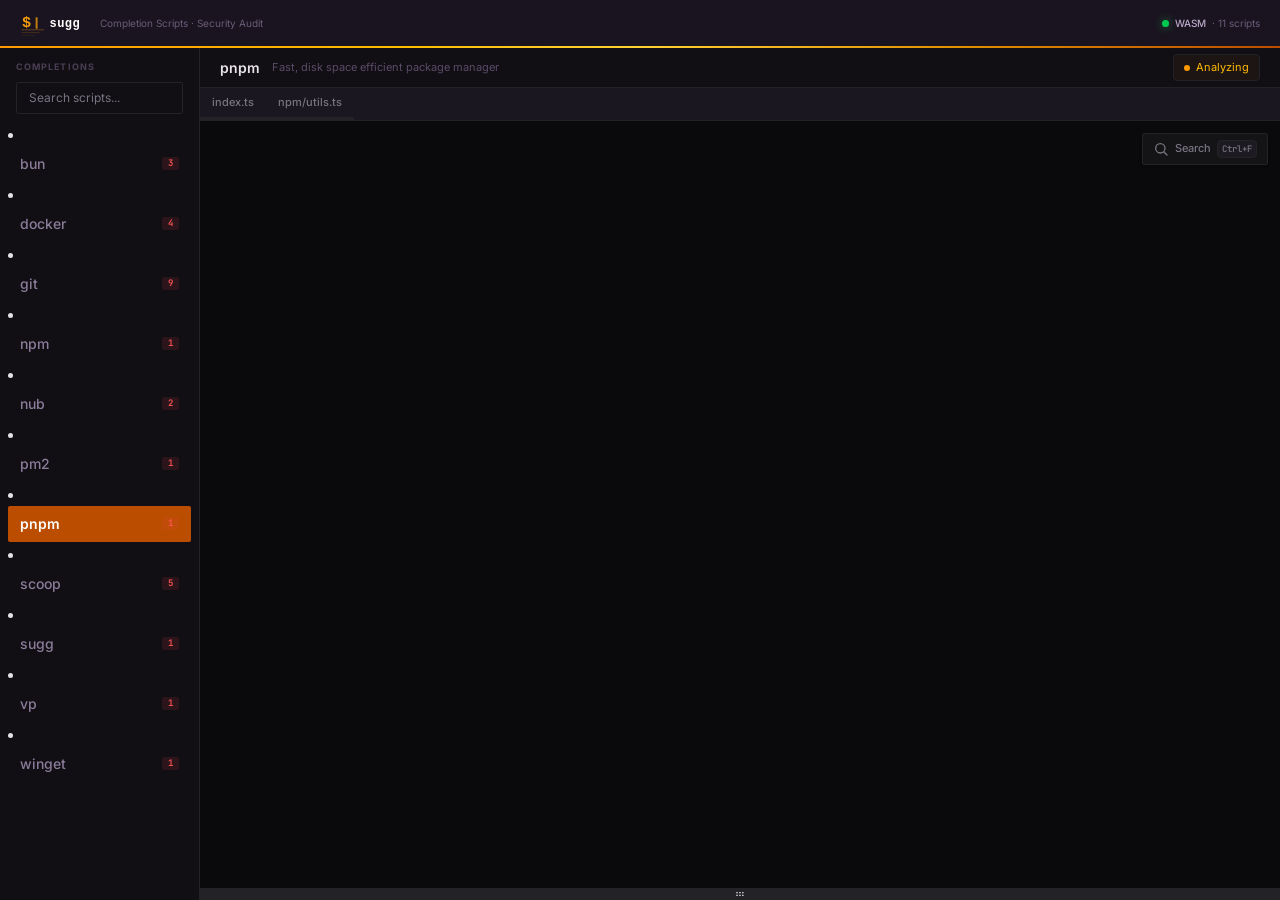
<file: scripts/pnpm/index.html>
<!DOCTYPE html><html _hk=000 lang="en" class="dark"><head><meta charset="utf-8"><meta name="viewport" content="width=device-width, initial-scale=1"><title>Sugg Completions</title><meta name="description" content="Completion scripts for the Sugg command engine, with a browser-side security audit."><link rel="icon" type="image/svg+xml" href="/logo-favicon.svg"><link href="https://fonts.googleapis.com/css2?family=Inter:wght@400;500;600;700;800&amp;family=Plus+Jakarta+Sans:wght@500;600;700;800&amp;family=JetBrains+Mono:wght@400;500;600&amp;display=swap" rel="stylesheet"><!--$--><script>window._$HY||(e=>{let t=e=>e&&e.hasAttribute&&(e.hasAttribute("_hk")?e:t(e.host&&e.host.nodeType?e.host:e.parentNode));["click","input"].forEach((o=>document.addEventListener(o,(o=>{if(!e.events)return;let s=t(o.composedPath&&o.composedPath()[0]||o.target);s&&!e.completed.has(s)&&e.events.push([s,o])}))))})(_$HY={events:[],completed:new WeakSet,r:new Proxy({},{set:(r,k,v)=>(v instanceof Promise&&v.catch(()=>{}),r[k]=v,!0)}),s:{},fe(){}});</script><script>(self.$R=self.$R||{})[""]=[];_$HY.r["links"]=1;_$HY.r["_assets"]=($R[0]={"001007041000":"/assets/scripts-BhObj1gL.js","001007041000g1000":"/assets/_script_-QL55ZUjh.js"});</script><!--xs--><!--/--><link rel="stylesheet" href="/assets/virtual_solid-ssr-entry-client-BnFgW6nk.css"><link rel="modulepreload" href="/assets/web-B7kegKGu.js"><link rel="modulepreload" href="/assets/routing-BgnmKBiG.js"><link rel="modulepreload" href="/assets/scripts-utils-B2CZhjwo.js"><link rel="modulepreload" href="/assets/scripts-DTKR8vA-.js"><link rel="modulepreload" href="/assets/scripts-BhObj1gL.js" fetchpriority="low"><link rel="modulepreload" href="/assets/virtual-list-BaXZMXJ8.js" fetchpriority="low"><link rel="modulepreload" href="/assets/button-zFWtGGyQ.js" fetchpriority="low"><link rel="modulepreload" href="/assets/BlSoAAAV-BxZz3f8i.js" fetchpriority="low"><link rel="modulepreload" href="/assets/_script_-QL55ZUjh.js" fetchpriority="low"><link rel="modulepreload" href="/assets/F5MPGch0-nQ85VMiY.js" fetchpriority="low"><script type="module" src="/assets/virtual_solid-ssr-entry-client-DNDmprfl.js" async></script></head><body><div _hk=0010070410000 class="min-h-screen bg-background text-foreground"><header class="relative flex h-12 items-center gap-3 border-b-2 border-amber-500 px-5 py-0 bg-[#1a1420]"><div class="absolute -bottom-0.5 left-0 right-0 h-0.5 bg-linear-to-r from-amber-500 via-amber-300 to-amber-700"></div><a href="/" class="flex items-center gap-3"><img src="/logo-horizontal.svg" alt="Sugg" class="h-7 w-auto"></a><span class="text-[10px] text-[#6a5d78]">Completion Scripts · Security Audit</span><div class="flex-1"></div><div class="flex items-center gap-1.5 text-[10px] text-[#6a5d78]"><span class="inline-block size-1.75 rounded-full bg-green-500 shadow-[0_0_8px_rgba(34,197,94,0.6)]"></span><span class="text-[#b8a9c8] font-medium">WASM</span>· <!--$-->11<!--/--> scripts</div></header><div class="flex h-[calc(100vh-48px)]"><!--$--><aside _hk=0010070410003 class="w-50 shrink-0 border-r border-border flex flex-col bg-[#110e14]"><div class="px-4 pt-3 pb-2 flex flex-col gap-2"><div class="flex items-center justify-between"><span class="text-[9px] font-bold uppercase tracking-[0.12em] text-[#4a3f55]">Completions</span></div><!--$--><div _hk=001007041000800030 role="group" id="textfield-0010070410004" class="flex flex-col gap-1"><input _hk=0010070410008000350 id="textfield-0010070410004-input" name="textfield-0010070410004" aria-labelledby="textfield-0010070410004-label" aria-describedby="textfield-0010070410004-description" type="text" class="flex w-full rounded-md border border-input bg-transparent px-3 py-2 ring-offset-background file:border-0 file:bg-transparent file:text-sm file:font-medium placeholder:text-muted-foreground focus-visible:outline-none focus-visible:ring-2 focus-visible:ring-ring focus-visible:ring-offset-2 disabled:cursor-not-allowed disabled:opacity-50 data-[invalid]:border-error-foreground data-[invalid]:text-error-foreground h-8 text-xs" placeholder="Search scripts..." value /></div><!--/--></div><div class="flex-1 min-h-0 px-2 pb-3"><div _hk=001007041000d class="overflow-auto" style="height:100%"><div style="height:396px;position:relative"><div style="transform:translateY(0px)"><li _hk=001007041000e00><a _hk=001007041000e070 type="button" class="inline-flex items-center whitespace-nowrap font-medium ring-offset-background focus-visible:outline-none focus-visible:ring-2 focus-visible:ring-ring focus-visible:ring-offset-2 disabled:pointer-events-none disabled:opacity-50 [&amp;_svg]:pointer-events-none [&amp;_svg]:size-4 [&amp;_svg]:shrink-0 hover:bg-accent hover:text-accent-foreground h-auto w-full justify-start gap-2 rounded-md px-3 py-2 text-left text-sm transition-none !text-[#8b7d9a] hover:!bg-[#ffffff08] hover:!text-[#c8bdd4]" href="/scripts/bun/"><span _hk=001007041000e073 class="flex-1 truncate">bun</span><div _hk=001007041000e0770 class="inline-flex items-center rounded-md font-semibold transition-colors focus:outline-none focus:ring-2 focus:ring-ring focus:ring-offset-2 bg-[#ef444420] text-[#ff5555] font-mono text-[9px] px-1.5 py-0">3</div></a></li><li _hk=001007041000e10><a _hk=001007041000e170 type="button" class="inline-flex items-center whitespace-nowrap font-medium ring-offset-background focus-visible:outline-none focus-visible:ring-2 focus-visible:ring-ring focus-visible:ring-offset-2 disabled:pointer-events-none disabled:opacity-50 [&amp;_svg]:pointer-events-none [&amp;_svg]:size-4 [&amp;_svg]:shrink-0 hover:bg-accent hover:text-accent-foreground h-auto w-full justify-start gap-2 rounded-md px-3 py-2 text-left text-sm transition-none !text-[#8b7d9a] hover:!bg-[#ffffff08] hover:!text-[#c8bdd4]" href="/scripts/docker/"><span _hk=001007041000e173 class="flex-1 truncate">docker</span><div _hk=001007041000e1770 class="inline-flex items-center rounded-md font-semibold transition-colors focus:outline-none focus:ring-2 focus:ring-ring focus:ring-offset-2 bg-[#ef444420] text-[#ff5555] font-mono text-[9px] px-1.5 py-0">4</div></a></li><li _hk=001007041000e20><a _hk=001007041000e270 type="button" class="inline-flex items-center whitespace-nowrap font-medium ring-offset-background focus-visible:outline-none focus-visible:ring-2 focus-visible:ring-ring focus-visible:ring-offset-2 disabled:pointer-events-none disabled:opacity-50 [&amp;_svg]:pointer-events-none [&amp;_svg]:size-4 [&amp;_svg]:shrink-0 hover:bg-accent hover:text-accent-foreground h-auto w-full justify-start gap-2 rounded-md px-3 py-2 text-left text-sm transition-none !text-[#8b7d9a] hover:!bg-[#ffffff08] hover:!text-[#c8bdd4]" href="/scripts/git/"><span _hk=001007041000e273 class="flex-1 truncate">git</span><div _hk=001007041000e2770 class="inline-flex items-center rounded-md font-semibold transition-colors focus:outline-none focus:ring-2 focus:ring-ring focus:ring-offset-2 bg-[#ef444420] text-[#ff5555] font-mono text-[9px] px-1.5 py-0">9</div></a></li><li _hk=001007041000e30><a _hk=001007041000e370 type="button" class="inline-flex items-center whitespace-nowrap font-medium ring-offset-background focus-visible:outline-none focus-visible:ring-2 focus-visible:ring-ring focus-visible:ring-offset-2 disabled:pointer-events-none disabled:opacity-50 [&amp;_svg]:pointer-events-none [&amp;_svg]:size-4 [&amp;_svg]:shrink-0 hover:bg-accent hover:text-accent-foreground h-auto w-full justify-start gap-2 rounded-md px-3 py-2 text-left text-sm transition-none !text-[#8b7d9a] hover:!bg-[#ffffff08] hover:!text-[#c8bdd4]" href="/scripts/npm/"><span _hk=001007041000e373 class="flex-1 truncate">npm</span><div _hk=001007041000e3770 class="inline-flex items-center rounded-md font-semibold transition-colors focus:outline-none focus:ring-2 focus:ring-ring focus:ring-offset-2 bg-[#ef444420] text-[#ff5555] font-mono text-[9px] px-1.5 py-0">1</div></a></li><li _hk=001007041000e40><a _hk=001007041000e470 type="button" class="inline-flex items-center whitespace-nowrap font-medium ring-offset-background focus-visible:outline-none focus-visible:ring-2 focus-visible:ring-ring focus-visible:ring-offset-2 disabled:pointer-events-none disabled:opacity-50 [&amp;_svg]:pointer-events-none [&amp;_svg]:size-4 [&amp;_svg]:shrink-0 hover:bg-accent hover:text-accent-foreground h-auto w-full justify-start gap-2 rounded-md px-3 py-2 text-left text-sm transition-none !text-[#8b7d9a] hover:!bg-[#ffffff08] hover:!text-[#c8bdd4]" href="/scripts/nub/"><span _hk=001007041000e473 class="flex-1 truncate">nub</span><div _hk=001007041000e4770 class="inline-flex items-center rounded-md font-semibold transition-colors focus:outline-none focus:ring-2 focus:ring-ring focus:ring-offset-2 bg-[#ef444420] text-[#ff5555] font-mono text-[9px] px-1.5 py-0">2</div></a></li><li _hk=001007041000e50><a _hk=001007041000e570 type="button" class="inline-flex items-center whitespace-nowrap font-medium ring-offset-background focus-visible:outline-none focus-visible:ring-2 focus-visible:ring-ring focus-visible:ring-offset-2 disabled:pointer-events-none disabled:opacity-50 [&amp;_svg]:pointer-events-none [&amp;_svg]:size-4 [&amp;_svg]:shrink-0 hover:bg-accent hover:text-accent-foreground h-auto w-full justify-start gap-2 rounded-md px-3 py-2 text-left text-sm transition-none !text-[#8b7d9a] hover:!bg-[#ffffff08] hover:!text-[#c8bdd4]" href="/scripts/pm2/"><span _hk=001007041000e573 class="flex-1 truncate">pm2</span><div _hk=001007041000e5770 class="inline-flex items-center rounded-md font-semibold transition-colors focus:outline-none focus:ring-2 focus:ring-ring focus:ring-offset-2 bg-[#ef444420] text-[#ff5555] font-mono text-[9px] px-1.5 py-0">1</div></a></li><li _hk=001007041000e60><a _hk=001007041000e670 type="button" class="inline-flex items-center whitespace-nowrap ring-offset-background focus-visible:outline-none focus-visible:ring-2 focus-visible:ring-ring focus-visible:ring-offset-2 disabled:pointer-events-none disabled:opacity-50 [&amp;_svg]:pointer-events-none [&amp;_svg]:size-4 [&amp;_svg]:shrink-0 hover:bg-accent hover:text-accent-foreground h-auto w-full justify-start gap-2 rounded-md px-3 py-2 text-left text-sm transition-none !bg-amber-700 !text-white font-semibold" href="/scripts/pnpm/" data-active aria-current="page"><span _hk=001007041000e673 class="flex-1 truncate">pnpm</span><div _hk=001007041000e6770 class="inline-flex items-center rounded-md font-semibold transition-colors focus:outline-none focus:ring-2 focus:ring-ring focus:ring-offset-2 bg-[#ef444420] text-[#ff5555] font-mono text-[9px] px-1.5 py-0">1</div></a></li><li _hk=001007041000e70><a _hk=001007041000e770 type="button" class="inline-flex items-center whitespace-nowrap font-medium ring-offset-background focus-visible:outline-none focus-visible:ring-2 focus-visible:ring-ring focus-visible:ring-offset-2 disabled:pointer-events-none disabled:opacity-50 [&amp;_svg]:pointer-events-none [&amp;_svg]:size-4 [&amp;_svg]:shrink-0 hover:bg-accent hover:text-accent-foreground h-auto w-full justify-start gap-2 rounded-md px-3 py-2 text-left text-sm transition-none !text-[#8b7d9a] hover:!bg-[#ffffff08] hover:!text-[#c8bdd4]" href="/scripts/scoop/"><span _hk=001007041000e773 class="flex-1 truncate">scoop</span><div _hk=001007041000e7770 class="inline-flex items-center rounded-md font-semibold transition-colors focus:outline-none focus:ring-2 focus:ring-ring focus:ring-offset-2 bg-[#ef444420] text-[#ff5555] font-mono text-[9px] px-1.5 py-0">5</div></a></li><li _hk=001007041000e80><a _hk=001007041000e870 type="button" class="inline-flex items-center whitespace-nowrap font-medium ring-offset-background focus-visible:outline-none focus-visible:ring-2 focus-visible:ring-ring focus-visible:ring-offset-2 disabled:pointer-events-none disabled:opacity-50 [&amp;_svg]:pointer-events-none [&amp;_svg]:size-4 [&amp;_svg]:shrink-0 hover:bg-accent hover:text-accent-foreground h-auto w-full justify-start gap-2 rounded-md px-3 py-2 text-left text-sm transition-none !text-[#8b7d9a] hover:!bg-[#ffffff08] hover:!text-[#c8bdd4]" href="/scripts/sugg/"><span _hk=001007041000e873 class="flex-1 truncate">sugg</span><div _hk=001007041000e8770 class="inline-flex items-center rounded-md font-semibold transition-colors focus:outline-none focus:ring-2 focus:ring-ring focus:ring-offset-2 bg-[#ef444420] text-[#ff5555] font-mono text-[9px] px-1.5 py-0">1</div></a></li><li _hk=001007041000e90><a _hk=001007041000e970 type="button" class="inline-flex items-center whitespace-nowrap font-medium ring-offset-background focus-visible:outline-none focus-visible:ring-2 focus-visible:ring-ring focus-visible:ring-offset-2 disabled:pointer-events-none disabled:opacity-50 [&amp;_svg]:pointer-events-none [&amp;_svg]:size-4 [&amp;_svg]:shrink-0 hover:bg-accent hover:text-accent-foreground h-auto w-full justify-start gap-2 rounded-md px-3 py-2 text-left text-sm transition-none !text-[#8b7d9a] hover:!bg-[#ffffff08] hover:!text-[#c8bdd4]" href="/scripts/vp/"><span _hk=001007041000e973 class="flex-1 truncate">vp</span><div _hk=001007041000e9770 class="inline-flex items-center rounded-md font-semibold transition-colors focus:outline-none focus:ring-2 focus:ring-ring focus:ring-offset-2 bg-[#ef444420] text-[#ff5555] font-mono text-[9px] px-1.5 py-0">1</div></a></li><li _hk=001007041000ea0><a _hk=001007041000ea70 type="button" class="inline-flex items-center whitespace-nowrap font-medium ring-offset-background focus-visible:outline-none focus-visible:ring-2 focus-visible:ring-ring focus-visible:ring-offset-2 disabled:pointer-events-none disabled:opacity-50 [&amp;_svg]:pointer-events-none [&amp;_svg]:size-4 [&amp;_svg]:shrink-0 hover:bg-accent hover:text-accent-foreground h-auto w-full justify-start gap-2 rounded-md px-3 py-2 text-left text-sm transition-none !text-[#8b7d9a] hover:!bg-[#ffffff08] hover:!text-[#c8bdd4]" href="/scripts/winget/"><span _hk=001007041000ea73 class="flex-1 truncate">winget</span><div _hk=001007041000ea770 class="inline-flex items-center rounded-md font-semibold transition-colors focus:outline-none focus:ring-2 focus:ring-ring focus:ring-offset-2 bg-[#ef444420] text-[#ff5555] font-mono text-[9px] px-1.5 py-0">1</div></a></li></div></div></div></div></aside><!--/--><main class="flex min-w-0 flex-1 flex-col"><div _hk=001007041000g1000f00010 class="flex min-h-0 min-w-0 flex-1 flex-col"><div class="flex h-10 shrink-0 items-center gap-3 border-b border-border px-5 bg-[#110e14]"><span class="text-sm font-semibold text-[#e8e4ea]">pnpm</span><span class="truncate text-[11px] text-[#5a4b68]">Fast, disk space efficient package manager</span><div class="flex-1"></div><!--$--><div _hk=001007041000g1000f000150 class="flex items-center gap-1.5 rounded border border-amber-500/20 bg-amber-500/5 px-2.5 py-1 text-[11px] text-amber-400"><span class="inline-block size-1.5 animate-pulse rounded-full bg-amber-500"></span>Analyzing</div><!--/--><!--$--><!--/--><!--$--><!--/--></div><!--$--><div _hk=001007041000g1000f0001c class="flex size-full flex-col flex-1 min-h-0"><div _hk=001007041000g1000f0001d00 data-resizable-panel class="min-h-0 min-w-0 overflow-hidden" style="flex:1 1 0%"><div _hk=001007041000g1000f0001d010 class="relative h-full flex flex-col"><!--$--><div _hk=001007041000g1000f0001d013e00020 data-orientation="horizontal" id="tabs-001007041000g1000f0001d0130"><div _hk=001007041000g1000f0001d013e000280 role="tablist" aria-orientation="horizontal" data-orientation="horizontal" class="inline-flex items-center text-muted-foreground h-auto justify-start rounded-none border-b border-border bg-[#1a1720] p-0 w-full"><button _hk=001007041000g1000f0001d013e000281070 id="tabs-001007041000g1000f0001d0130-trigger-pnpm" role="tab" aria-selected="false" data-key="pnpm" data-orientation="horizontal" type="button" class="inline-flex items-center justify-center whitespace-nowrap ring-offset-background focus-visible:outline-none focus-visible:ring-2 focus-visible:ring-ring focus-visible:ring-offset-2 disabled:pointer-events-none disabled:opacity-50 border-b-[3px] border-transparent rounded-none px-3 py-1.5 text-[11px] font-medium text-muted-foreground transition-none">index.ts</button><button _hk=001007041000g1000f0001d013e000281170 id="tabs-001007041000g1000f0001d0130-trigger-npm/utils" role="tab" aria-selected="false" data-key="npm/utils" data-orientation="horizontal" type="button" class="inline-flex items-center justify-center whitespace-nowrap ring-offset-background focus-visible:outline-none focus-visible:ring-2 focus-visible:ring-ring focus-visible:ring-offset-2 disabled:pointer-events-none disabled:opacity-50 border-b-[3px] border-transparent rounded-none px-3 py-1.5 text-[11px] font-medium text-muted-foreground transition-none">npm/utils.ts</button></div></div><!--/--><div class="relative flex-1 min-h-0"><!--$--><div _hk=001007041000g1000f0001d019 class="source-viewer h-full overflow-auto p-4 text-sm leading-5.5" style="height:100%"><div style="height:0px;position:relative"><div style="transform:translateY(0px)"></div></div></div><!--/--><!--$--><button _hk=001007041000g1000f0001d01p0 type="button" class="inline-flex justify-center whitespace-nowrap font-medium ring-offset-background focus-visible:outline-none focus-visible:ring-2 focus-visible:ring-ring focus-visible:ring-offset-2 disabled:pointer-events-none disabled:opacity-50 [&amp;_svg]:pointer-events-none [&amp;_svg]:size-4 [&amp;_svg]:shrink-0 border hover:bg-accent absolute top-3 right-3 z-20 h-auto items-center gap-1.5 rounded-md border-border bg-card px-2.5 py-1.5 text-[11px] text-muted-foreground hover:border-[#2f2840] hover:text-foreground transition-none shadow-sm"><svg _hk=001007041000g1000f0001d01p3 xmlns="http://www.w3.org/2000/svg" viewBox="0 0 24 24" fill="none" stroke="currentColor" stroke-width="2" stroke-linecap="round" class="size-3.5" aria-hidden="true"><circle cx="11" cy="11" r="7"></circle><path d="M16.5 16.5 21 21"></path></svg>Search<kbd _hk=001007041000g1000f0001d01p4 class="inline-flex items-center rounded border border-border bg-[#1d1b21] px-1 font-mono text-[9px] leading-4 text-muted-foreground">Ctrl+F</kbd></button><!--/--></div></div></div><div _hk=001007041000g1000f0001d02 data-resizable-handle role="separator" aria-orientation="horizontal" class="relative flex shrink-0 items-center justify-center bg-border after:absolute after:inset-x-0 after:-top-1 after:h-2 after:content-[''] hover:bg-accent data-[dragging]:bg-accent"><div _hk=001007041000g1000f0001d040 class="z-10 flex h-3 w-4 items-center justify-center rounded-sm border bg-border"><svg xmlns="http://www.w3.org/2000/svg" viewBox="0 0 24 24" fill="none" stroke="currentColor" stroke-width="2" stroke-linecap="round" stroke-linejoin="round" class="size-2.5"><path d="M5 9m-1 0a1 1 0 1 0 2 0a1 1 0 1 0 -2 0"></path><path d="M12 9m-1 0a1 1 0 1 0 2 0a1 1 0 1 0 -2 0"></path><path d="M19 9m-1 0a1 1 0 1 0 2 0a1 1 0 1 0 -2 0"></path><path d="M5 15m-1 0a1 1 0 1 0 2 0a1 1 0 1 0 -2 0"></path><path d="M12 15m-1 0a1 1 0 1 0 2 0a1 1 0 1 0 -2 0"></path><path d="M19 15m-1 0a1 1 0 1 0 2 0a1 1 0 1 0 -2 0"></path></svg></div></div><div _hk=001007041000g1000f0001d05 data-resizable-panel class="min-h-0 min-w-0 overflow-hidden" style="flex:0 1 0%"><div _hk=001007041000g1000f0001d063 class="flex flex-col h-full"></div></div></div><!--/--></div></main></div></div><script>_$HY.s[""]=1,_$HY.sw&&_$HY.sw("")</script></body></html>
</file>
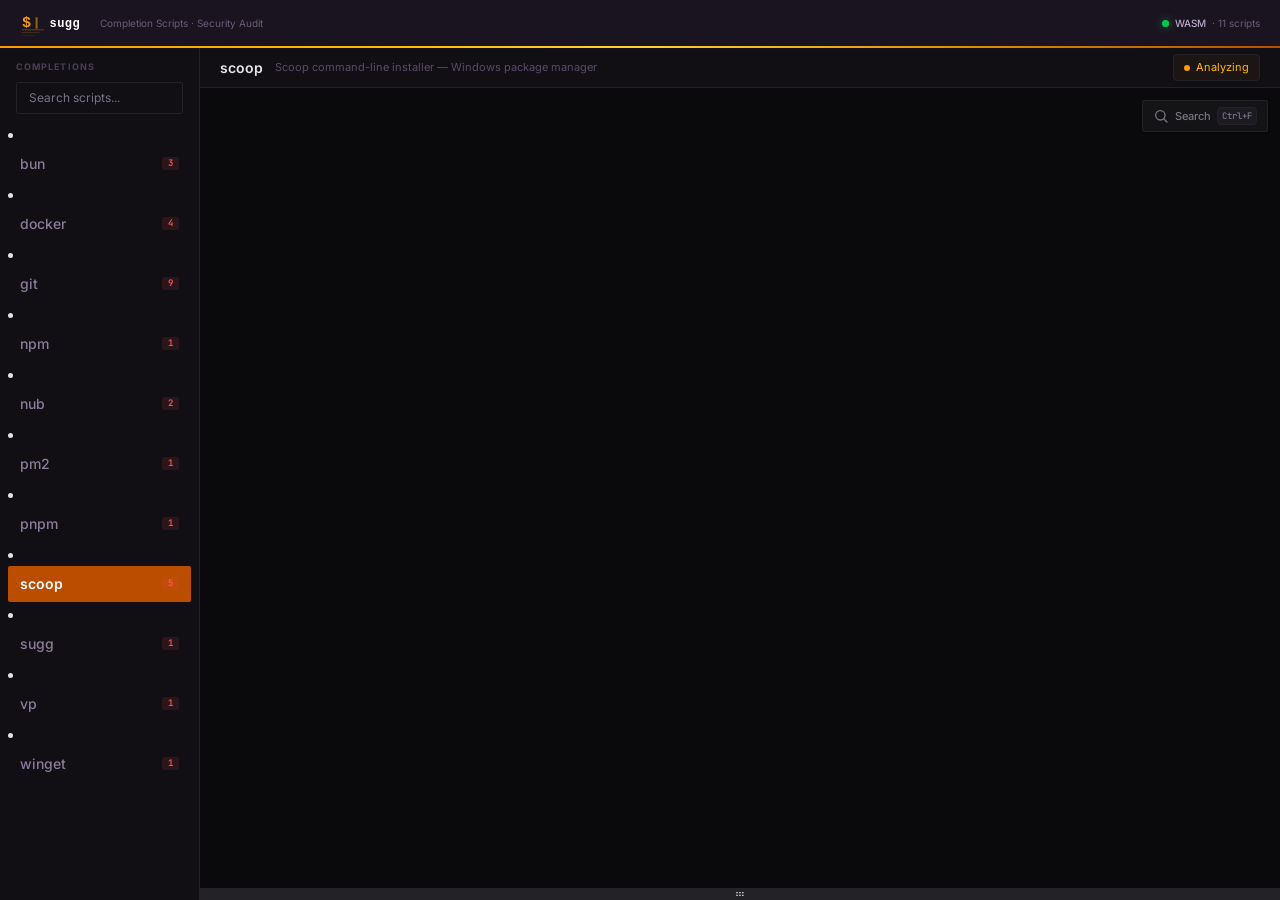
<file: scripts/scoop/index.html>
<!DOCTYPE html><html _hk=000 lang="en" class="dark"><head><meta charset="utf-8"><meta name="viewport" content="width=device-width, initial-scale=1"><title>Sugg Completions</title><meta name="description" content="Completion scripts for the Sugg command engine, with a browser-side security audit."><link rel="icon" type="image/svg+xml" href="/logo-favicon.svg"><link href="https://fonts.googleapis.com/css2?family=Inter:wght@400;500;600;700;800&amp;family=Plus+Jakarta+Sans:wght@500;600;700;800&amp;family=JetBrains+Mono:wght@400;500;600&amp;display=swap" rel="stylesheet"><!--$--><script>window._$HY||(e=>{let t=e=>e&&e.hasAttribute&&(e.hasAttribute("_hk")?e:t(e.host&&e.host.nodeType?e.host:e.parentNode));["click","input"].forEach((o=>document.addEventListener(o,(o=>{if(!e.events)return;let s=t(o.composedPath&&o.composedPath()[0]||o.target);s&&!e.completed.has(s)&&e.events.push([s,o])}))))})(_$HY={events:[],completed:new WeakSet,r:new Proxy({},{set:(r,k,v)=>(v instanceof Promise&&v.catch(()=>{}),r[k]=v,!0)}),s:{},fe(){}});</script><script>(self.$R=self.$R||{})[""]=[];_$HY.r["links"]=1;_$HY.r["_assets"]=($R[0]={"001007041000":"/assets/scripts-BhObj1gL.js","001007041000g1000":"/assets/_script_-QL55ZUjh.js"});</script><!--xs--><!--/--><link rel="stylesheet" href="/assets/virtual_solid-ssr-entry-client-BnFgW6nk.css"><link rel="modulepreload" href="/assets/web-B7kegKGu.js"><link rel="modulepreload" href="/assets/routing-BgnmKBiG.js"><link rel="modulepreload" href="/assets/scripts-utils-B2CZhjwo.js"><link rel="modulepreload" href="/assets/scripts-DTKR8vA-.js"><link rel="modulepreload" href="/assets/scripts-BhObj1gL.js" fetchpriority="low"><link rel="modulepreload" href="/assets/virtual-list-BaXZMXJ8.js" fetchpriority="low"><link rel="modulepreload" href="/assets/button-zFWtGGyQ.js" fetchpriority="low"><link rel="modulepreload" href="/assets/BlSoAAAV-BxZz3f8i.js" fetchpriority="low"><link rel="modulepreload" href="/assets/_script_-QL55ZUjh.js" fetchpriority="low"><link rel="modulepreload" href="/assets/F5MPGch0-nQ85VMiY.js" fetchpriority="low"><script type="module" src="/assets/virtual_solid-ssr-entry-client-DNDmprfl.js" async></script></head><body><div _hk=0010070410000 class="min-h-screen bg-background text-foreground"><header class="relative flex h-12 items-center gap-3 border-b-2 border-amber-500 px-5 py-0 bg-[#1a1420]"><div class="absolute -bottom-0.5 left-0 right-0 h-0.5 bg-linear-to-r from-amber-500 via-amber-300 to-amber-700"></div><a href="/" class="flex items-center gap-3"><img src="/logo-horizontal.svg" alt="Sugg" class="h-7 w-auto"></a><span class="text-[10px] text-[#6a5d78]">Completion Scripts · Security Audit</span><div class="flex-1"></div><div class="flex items-center gap-1.5 text-[10px] text-[#6a5d78]"><span class="inline-block size-1.75 rounded-full bg-green-500 shadow-[0_0_8px_rgba(34,197,94,0.6)]"></span><span class="text-[#b8a9c8] font-medium">WASM</span>· <!--$-->11<!--/--> scripts</div></header><div class="flex h-[calc(100vh-48px)]"><!--$--><aside _hk=0010070410003 class="w-50 shrink-0 border-r border-border flex flex-col bg-[#110e14]"><div class="px-4 pt-3 pb-2 flex flex-col gap-2"><div class="flex items-center justify-between"><span class="text-[9px] font-bold uppercase tracking-[0.12em] text-[#4a3f55]">Completions</span></div><!--$--><div _hk=001007041000800030 role="group" id="textfield-0010070410004" class="flex flex-col gap-1"><input _hk=0010070410008000350 id="textfield-0010070410004-input" name="textfield-0010070410004" aria-labelledby="textfield-0010070410004-label" aria-describedby="textfield-0010070410004-description" type="text" class="flex w-full rounded-md border border-input bg-transparent px-3 py-2 ring-offset-background file:border-0 file:bg-transparent file:text-sm file:font-medium placeholder:text-muted-foreground focus-visible:outline-none focus-visible:ring-2 focus-visible:ring-ring focus-visible:ring-offset-2 disabled:cursor-not-allowed disabled:opacity-50 data-[invalid]:border-error-foreground data-[invalid]:text-error-foreground h-8 text-xs" placeholder="Search scripts..." value /></div><!--/--></div><div class="flex-1 min-h-0 px-2 pb-3"><div _hk=001007041000d class="overflow-auto" style="height:100%"><div style="height:396px;position:relative"><div style="transform:translateY(0px)"><li _hk=001007041000e00><a _hk=001007041000e070 type="button" class="inline-flex items-center whitespace-nowrap font-medium ring-offset-background focus-visible:outline-none focus-visible:ring-2 focus-visible:ring-ring focus-visible:ring-offset-2 disabled:pointer-events-none disabled:opacity-50 [&amp;_svg]:pointer-events-none [&amp;_svg]:size-4 [&amp;_svg]:shrink-0 hover:bg-accent hover:text-accent-foreground h-auto w-full justify-start gap-2 rounded-md px-3 py-2 text-left text-sm transition-none !text-[#8b7d9a] hover:!bg-[#ffffff08] hover:!text-[#c8bdd4]" href="/scripts/bun/"><span _hk=001007041000e073 class="flex-1 truncate">bun</span><div _hk=001007041000e0770 class="inline-flex items-center rounded-md font-semibold transition-colors focus:outline-none focus:ring-2 focus:ring-ring focus:ring-offset-2 bg-[#ef444420] text-[#ff5555] font-mono text-[9px] px-1.5 py-0">3</div></a></li><li _hk=001007041000e10><a _hk=001007041000e170 type="button" class="inline-flex items-center whitespace-nowrap font-medium ring-offset-background focus-visible:outline-none focus-visible:ring-2 focus-visible:ring-ring focus-visible:ring-offset-2 disabled:pointer-events-none disabled:opacity-50 [&amp;_svg]:pointer-events-none [&amp;_svg]:size-4 [&amp;_svg]:shrink-0 hover:bg-accent hover:text-accent-foreground h-auto w-full justify-start gap-2 rounded-md px-3 py-2 text-left text-sm transition-none !text-[#8b7d9a] hover:!bg-[#ffffff08] hover:!text-[#c8bdd4]" href="/scripts/docker/"><span _hk=001007041000e173 class="flex-1 truncate">docker</span><div _hk=001007041000e1770 class="inline-flex items-center rounded-md font-semibold transition-colors focus:outline-none focus:ring-2 focus:ring-ring focus:ring-offset-2 bg-[#ef444420] text-[#ff5555] font-mono text-[9px] px-1.5 py-0">4</div></a></li><li _hk=001007041000e20><a _hk=001007041000e270 type="button" class="inline-flex items-center whitespace-nowrap font-medium ring-offset-background focus-visible:outline-none focus-visible:ring-2 focus-visible:ring-ring focus-visible:ring-offset-2 disabled:pointer-events-none disabled:opacity-50 [&amp;_svg]:pointer-events-none [&amp;_svg]:size-4 [&amp;_svg]:shrink-0 hover:bg-accent hover:text-accent-foreground h-auto w-full justify-start gap-2 rounded-md px-3 py-2 text-left text-sm transition-none !text-[#8b7d9a] hover:!bg-[#ffffff08] hover:!text-[#c8bdd4]" href="/scripts/git/"><span _hk=001007041000e273 class="flex-1 truncate">git</span><div _hk=001007041000e2770 class="inline-flex items-center rounded-md font-semibold transition-colors focus:outline-none focus:ring-2 focus:ring-ring focus:ring-offset-2 bg-[#ef444420] text-[#ff5555] font-mono text-[9px] px-1.5 py-0">9</div></a></li><li _hk=001007041000e30><a _hk=001007041000e370 type="button" class="inline-flex items-center whitespace-nowrap font-medium ring-offset-background focus-visible:outline-none focus-visible:ring-2 focus-visible:ring-ring focus-visible:ring-offset-2 disabled:pointer-events-none disabled:opacity-50 [&amp;_svg]:pointer-events-none [&amp;_svg]:size-4 [&amp;_svg]:shrink-0 hover:bg-accent hover:text-accent-foreground h-auto w-full justify-start gap-2 rounded-md px-3 py-2 text-left text-sm transition-none !text-[#8b7d9a] hover:!bg-[#ffffff08] hover:!text-[#c8bdd4]" href="/scripts/npm/"><span _hk=001007041000e373 class="flex-1 truncate">npm</span><div _hk=001007041000e3770 class="inline-flex items-center rounded-md font-semibold transition-colors focus:outline-none focus:ring-2 focus:ring-ring focus:ring-offset-2 bg-[#ef444420] text-[#ff5555] font-mono text-[9px] px-1.5 py-0">1</div></a></li><li _hk=001007041000e40><a _hk=001007041000e470 type="button" class="inline-flex items-center whitespace-nowrap font-medium ring-offset-background focus-visible:outline-none focus-visible:ring-2 focus-visible:ring-ring focus-visible:ring-offset-2 disabled:pointer-events-none disabled:opacity-50 [&amp;_svg]:pointer-events-none [&amp;_svg]:size-4 [&amp;_svg]:shrink-0 hover:bg-accent hover:text-accent-foreground h-auto w-full justify-start gap-2 rounded-md px-3 py-2 text-left text-sm transition-none !text-[#8b7d9a] hover:!bg-[#ffffff08] hover:!text-[#c8bdd4]" href="/scripts/nub/"><span _hk=001007041000e473 class="flex-1 truncate">nub</span><div _hk=001007041000e4770 class="inline-flex items-center rounded-md font-semibold transition-colors focus:outline-none focus:ring-2 focus:ring-ring focus:ring-offset-2 bg-[#ef444420] text-[#ff5555] font-mono text-[9px] px-1.5 py-0">2</div></a></li><li _hk=001007041000e50><a _hk=001007041000e570 type="button" class="inline-flex items-center whitespace-nowrap font-medium ring-offset-background focus-visible:outline-none focus-visible:ring-2 focus-visible:ring-ring focus-visible:ring-offset-2 disabled:pointer-events-none disabled:opacity-50 [&amp;_svg]:pointer-events-none [&amp;_svg]:size-4 [&amp;_svg]:shrink-0 hover:bg-accent hover:text-accent-foreground h-auto w-full justify-start gap-2 rounded-md px-3 py-2 text-left text-sm transition-none !text-[#8b7d9a] hover:!bg-[#ffffff08] hover:!text-[#c8bdd4]" href="/scripts/pm2/"><span _hk=001007041000e573 class="flex-1 truncate">pm2</span><div _hk=001007041000e5770 class="inline-flex items-center rounded-md font-semibold transition-colors focus:outline-none focus:ring-2 focus:ring-ring focus:ring-offset-2 bg-[#ef444420] text-[#ff5555] font-mono text-[9px] px-1.5 py-0">1</div></a></li><li _hk=001007041000e60><a _hk=001007041000e670 type="button" class="inline-flex items-center whitespace-nowrap font-medium ring-offset-background focus-visible:outline-none focus-visible:ring-2 focus-visible:ring-ring focus-visible:ring-offset-2 disabled:pointer-events-none disabled:opacity-50 [&amp;_svg]:pointer-events-none [&amp;_svg]:size-4 [&amp;_svg]:shrink-0 hover:bg-accent hover:text-accent-foreground h-auto w-full justify-start gap-2 rounded-md px-3 py-2 text-left text-sm transition-none !text-[#8b7d9a] hover:!bg-[#ffffff08] hover:!text-[#c8bdd4]" href="/scripts/pnpm/"><span _hk=001007041000e673 class="flex-1 truncate">pnpm</span><div _hk=001007041000e6770 class="inline-flex items-center rounded-md font-semibold transition-colors focus:outline-none focus:ring-2 focus:ring-ring focus:ring-offset-2 bg-[#ef444420] text-[#ff5555] font-mono text-[9px] px-1.5 py-0">1</div></a></li><li _hk=001007041000e70><a _hk=001007041000e770 type="button" class="inline-flex items-center whitespace-nowrap ring-offset-background focus-visible:outline-none focus-visible:ring-2 focus-visible:ring-ring focus-visible:ring-offset-2 disabled:pointer-events-none disabled:opacity-50 [&amp;_svg]:pointer-events-none [&amp;_svg]:size-4 [&amp;_svg]:shrink-0 hover:bg-accent hover:text-accent-foreground h-auto w-full justify-start gap-2 rounded-md px-3 py-2 text-left text-sm transition-none !bg-amber-700 !text-white font-semibold" href="/scripts/scoop/" data-active aria-current="page"><span _hk=001007041000e773 class="flex-1 truncate">scoop</span><div _hk=001007041000e7770 class="inline-flex items-center rounded-md font-semibold transition-colors focus:outline-none focus:ring-2 focus:ring-ring focus:ring-offset-2 bg-[#ef444420] text-[#ff5555] font-mono text-[9px] px-1.5 py-0">5</div></a></li><li _hk=001007041000e80><a _hk=001007041000e870 type="button" class="inline-flex items-center whitespace-nowrap font-medium ring-offset-background focus-visible:outline-none focus-visible:ring-2 focus-visible:ring-ring focus-visible:ring-offset-2 disabled:pointer-events-none disabled:opacity-50 [&amp;_svg]:pointer-events-none [&amp;_svg]:size-4 [&amp;_svg]:shrink-0 hover:bg-accent hover:text-accent-foreground h-auto w-full justify-start gap-2 rounded-md px-3 py-2 text-left text-sm transition-none !text-[#8b7d9a] hover:!bg-[#ffffff08] hover:!text-[#c8bdd4]" href="/scripts/sugg/"><span _hk=001007041000e873 class="flex-1 truncate">sugg</span><div _hk=001007041000e8770 class="inline-flex items-center rounded-md font-semibold transition-colors focus:outline-none focus:ring-2 focus:ring-ring focus:ring-offset-2 bg-[#ef444420] text-[#ff5555] font-mono text-[9px] px-1.5 py-0">1</div></a></li><li _hk=001007041000e90><a _hk=001007041000e970 type="button" class="inline-flex items-center whitespace-nowrap font-medium ring-offset-background focus-visible:outline-none focus-visible:ring-2 focus-visible:ring-ring focus-visible:ring-offset-2 disabled:pointer-events-none disabled:opacity-50 [&amp;_svg]:pointer-events-none [&amp;_svg]:size-4 [&amp;_svg]:shrink-0 hover:bg-accent hover:text-accent-foreground h-auto w-full justify-start gap-2 rounded-md px-3 py-2 text-left text-sm transition-none !text-[#8b7d9a] hover:!bg-[#ffffff08] hover:!text-[#c8bdd4]" href="/scripts/vp/"><span _hk=001007041000e973 class="flex-1 truncate">vp</span><div _hk=001007041000e9770 class="inline-flex items-center rounded-md font-semibold transition-colors focus:outline-none focus:ring-2 focus:ring-ring focus:ring-offset-2 bg-[#ef444420] text-[#ff5555] font-mono text-[9px] px-1.5 py-0">1</div></a></li><li _hk=001007041000ea0><a _hk=001007041000ea70 type="button" class="inline-flex items-center whitespace-nowrap font-medium ring-offset-background focus-visible:outline-none focus-visible:ring-2 focus-visible:ring-ring focus-visible:ring-offset-2 disabled:pointer-events-none disabled:opacity-50 [&amp;_svg]:pointer-events-none [&amp;_svg]:size-4 [&amp;_svg]:shrink-0 hover:bg-accent hover:text-accent-foreground h-auto w-full justify-start gap-2 rounded-md px-3 py-2 text-left text-sm transition-none !text-[#8b7d9a] hover:!bg-[#ffffff08] hover:!text-[#c8bdd4]" href="/scripts/winget/"><span _hk=001007041000ea73 class="flex-1 truncate">winget</span><div _hk=001007041000ea770 class="inline-flex items-center rounded-md font-semibold transition-colors focus:outline-none focus:ring-2 focus:ring-ring focus:ring-offset-2 bg-[#ef444420] text-[#ff5555] font-mono text-[9px] px-1.5 py-0">1</div></a></li></div></div></div></div></aside><!--/--><main class="flex min-w-0 flex-1 flex-col"><div _hk=001007041000g1000f00010 class="flex min-h-0 min-w-0 flex-1 flex-col"><div class="flex h-10 shrink-0 items-center gap-3 border-b border-border px-5 bg-[#110e14]"><span class="text-sm font-semibold text-[#e8e4ea]">scoop</span><span class="truncate text-[11px] text-[#5a4b68]">Scoop command-line installer — Windows package manager</span><div class="flex-1"></div><!--$--><div _hk=001007041000g1000f000150 class="flex items-center gap-1.5 rounded border border-amber-500/20 bg-amber-500/5 px-2.5 py-1 text-[11px] text-amber-400"><span class="inline-block size-1.5 animate-pulse rounded-full bg-amber-500"></span>Analyzing</div><!--/--><!--$--><!--/--><!--$--><!--/--></div><!--$--><div _hk=001007041000g1000f0001c class="flex size-full flex-col flex-1 min-h-0"><div _hk=001007041000g1000f0001d00 data-resizable-panel class="min-h-0 min-w-0 overflow-hidden" style="flex:1 1 0%"><div _hk=001007041000g1000f0001d010 class="relative h-full flex flex-col"><!--$--><!--/--><div class="relative flex-1 min-h-0"><!--$--><div _hk=001007041000g1000f0001d019 class="source-viewer h-full overflow-auto p-4 text-sm leading-5.5" style="height:100%"><div style="height:0px;position:relative"><div style="transform:translateY(0px)"></div></div></div><!--/--><!--$--><button _hk=001007041000g1000f0001d01p0 type="button" class="inline-flex justify-center whitespace-nowrap font-medium ring-offset-background focus-visible:outline-none focus-visible:ring-2 focus-visible:ring-ring focus-visible:ring-offset-2 disabled:pointer-events-none disabled:opacity-50 [&amp;_svg]:pointer-events-none [&amp;_svg]:size-4 [&amp;_svg]:shrink-0 border hover:bg-accent absolute top-3 right-3 z-20 h-auto items-center gap-1.5 rounded-md border-border bg-card px-2.5 py-1.5 text-[11px] text-muted-foreground hover:border-[#2f2840] hover:text-foreground transition-none shadow-sm"><svg _hk=001007041000g1000f0001d01p3 xmlns="http://www.w3.org/2000/svg" viewBox="0 0 24 24" fill="none" stroke="currentColor" stroke-width="2" stroke-linecap="round" class="size-3.5" aria-hidden="true"><circle cx="11" cy="11" r="7"></circle><path d="M16.5 16.5 21 21"></path></svg>Search<kbd _hk=001007041000g1000f0001d01p4 class="inline-flex items-center rounded border border-border bg-[#1d1b21] px-1 font-mono text-[9px] leading-4 text-muted-foreground">Ctrl+F</kbd></button><!--/--></div></div></div><div _hk=001007041000g1000f0001d02 data-resizable-handle role="separator" aria-orientation="horizontal" class="relative flex shrink-0 items-center justify-center bg-border after:absolute after:inset-x-0 after:-top-1 after:h-2 after:content-[''] hover:bg-accent data-[dragging]:bg-accent"><div _hk=001007041000g1000f0001d040 class="z-10 flex h-3 w-4 items-center justify-center rounded-sm border bg-border"><svg xmlns="http://www.w3.org/2000/svg" viewBox="0 0 24 24" fill="none" stroke="currentColor" stroke-width="2" stroke-linecap="round" stroke-linejoin="round" class="size-2.5"><path d="M5 9m-1 0a1 1 0 1 0 2 0a1 1 0 1 0 -2 0"></path><path d="M12 9m-1 0a1 1 0 1 0 2 0a1 1 0 1 0 -2 0"></path><path d="M19 9m-1 0a1 1 0 1 0 2 0a1 1 0 1 0 -2 0"></path><path d="M5 15m-1 0a1 1 0 1 0 2 0a1 1 0 1 0 -2 0"></path><path d="M12 15m-1 0a1 1 0 1 0 2 0a1 1 0 1 0 -2 0"></path><path d="M19 15m-1 0a1 1 0 1 0 2 0a1 1 0 1 0 -2 0"></path></svg></div></div><div _hk=001007041000g1000f0001d05 data-resizable-panel class="min-h-0 min-w-0 overflow-hidden" style="flex:0 1 0%"><div _hk=001007041000g1000f0001d063 class="flex flex-col h-full"></div></div></div><!--/--></div></main></div></div><script>_$HY.s[""]=1,_$HY.sw&&_$HY.sw("")</script></body></html>
</file>
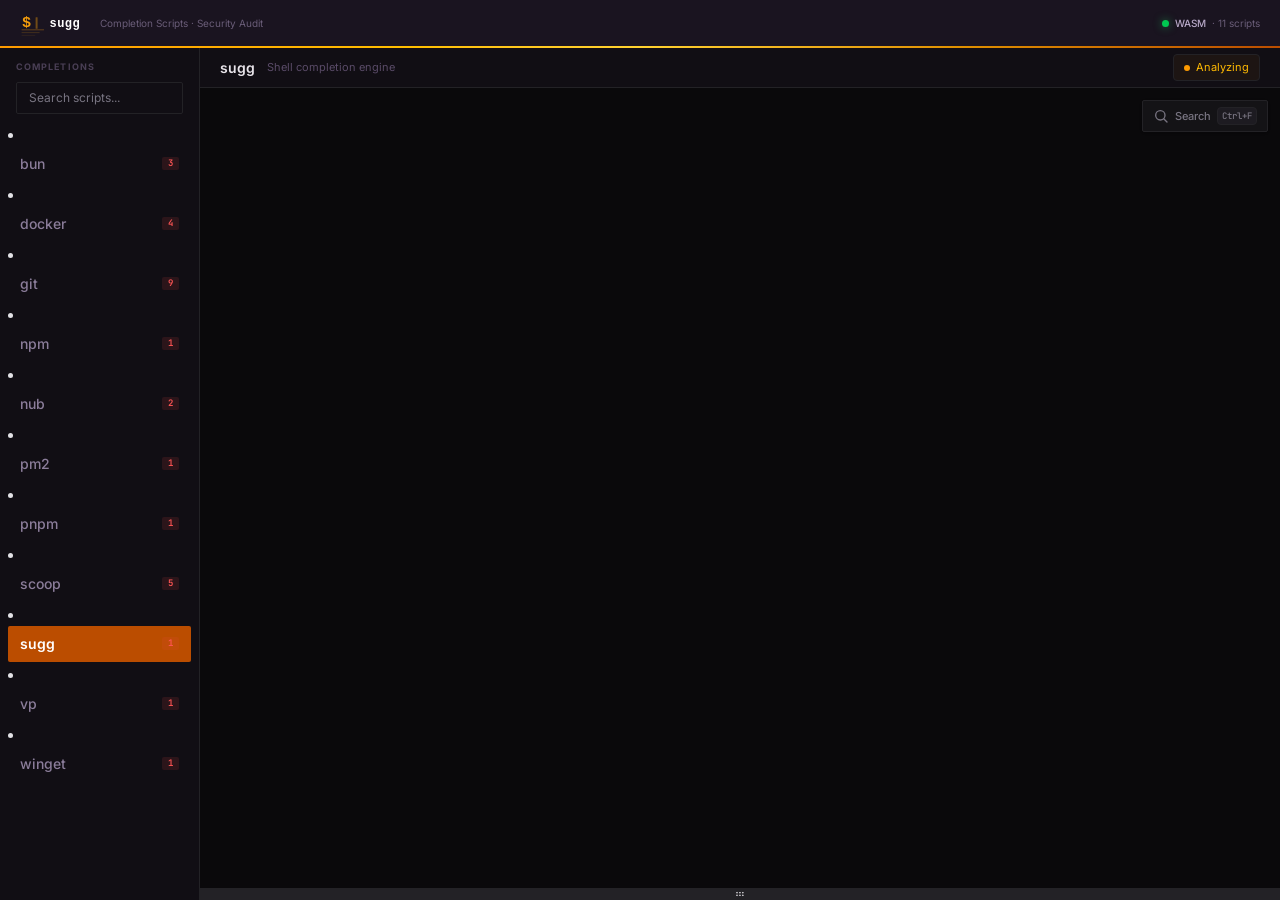
<file: scripts/sugg/index.html>
<!DOCTYPE html><html _hk=000 lang="en" class="dark"><head><meta charset="utf-8"><meta name="viewport" content="width=device-width, initial-scale=1"><title>Sugg Completions</title><meta name="description" content="Completion scripts for the Sugg command engine, with a browser-side security audit."><link rel="icon" type="image/svg+xml" href="/logo-favicon.svg"><link href="https://fonts.googleapis.com/css2?family=Inter:wght@400;500;600;700;800&amp;family=Plus+Jakarta+Sans:wght@500;600;700;800&amp;family=JetBrains+Mono:wght@400;500;600&amp;display=swap" rel="stylesheet"><!--$--><script>window._$HY||(e=>{let t=e=>e&&e.hasAttribute&&(e.hasAttribute("_hk")?e:t(e.host&&e.host.nodeType?e.host:e.parentNode));["click","input"].forEach((o=>document.addEventListener(o,(o=>{if(!e.events)return;let s=t(o.composedPath&&o.composedPath()[0]||o.target);s&&!e.completed.has(s)&&e.events.push([s,o])}))))})(_$HY={events:[],completed:new WeakSet,r:new Proxy({},{set:(r,k,v)=>(v instanceof Promise&&v.catch(()=>{}),r[k]=v,!0)}),s:{},fe(){}});</script><script>(self.$R=self.$R||{})[""]=[];_$HY.r["links"]=1;_$HY.r["_assets"]=($R[0]={"001007041000":"/assets/scripts-BhObj1gL.js","001007041000g1000":"/assets/_script_-QL55ZUjh.js"});</script><!--xs--><!--/--><link rel="stylesheet" href="/assets/virtual_solid-ssr-entry-client-BnFgW6nk.css"><link rel="modulepreload" href="/assets/web-B7kegKGu.js"><link rel="modulepreload" href="/assets/routing-BgnmKBiG.js"><link rel="modulepreload" href="/assets/scripts-utils-B2CZhjwo.js"><link rel="modulepreload" href="/assets/scripts-DTKR8vA-.js"><link rel="modulepreload" href="/assets/scripts-BhObj1gL.js" fetchpriority="low"><link rel="modulepreload" href="/assets/virtual-list-BaXZMXJ8.js" fetchpriority="low"><link rel="modulepreload" href="/assets/button-zFWtGGyQ.js" fetchpriority="low"><link rel="modulepreload" href="/assets/BlSoAAAV-BxZz3f8i.js" fetchpriority="low"><link rel="modulepreload" href="/assets/_script_-QL55ZUjh.js" fetchpriority="low"><link rel="modulepreload" href="/assets/F5MPGch0-nQ85VMiY.js" fetchpriority="low"><script type="module" src="/assets/virtual_solid-ssr-entry-client-DNDmprfl.js" async></script></head><body><div _hk=0010070410000 class="min-h-screen bg-background text-foreground"><header class="relative flex h-12 items-center gap-3 border-b-2 border-amber-500 px-5 py-0 bg-[#1a1420]"><div class="absolute -bottom-0.5 left-0 right-0 h-0.5 bg-linear-to-r from-amber-500 via-amber-300 to-amber-700"></div><a href="/" class="flex items-center gap-3"><img src="/logo-horizontal.svg" alt="Sugg" class="h-7 w-auto"></a><span class="text-[10px] text-[#6a5d78]">Completion Scripts · Security Audit</span><div class="flex-1"></div><div class="flex items-center gap-1.5 text-[10px] text-[#6a5d78]"><span class="inline-block size-1.75 rounded-full bg-green-500 shadow-[0_0_8px_rgba(34,197,94,0.6)]"></span><span class="text-[#b8a9c8] font-medium">WASM</span>· <!--$-->11<!--/--> scripts</div></header><div class="flex h-[calc(100vh-48px)]"><!--$--><aside _hk=0010070410003 class="w-50 shrink-0 border-r border-border flex flex-col bg-[#110e14]"><div class="px-4 pt-3 pb-2 flex flex-col gap-2"><div class="flex items-center justify-between"><span class="text-[9px] font-bold uppercase tracking-[0.12em] text-[#4a3f55]">Completions</span></div><!--$--><div _hk=001007041000800030 role="group" id="textfield-0010070410004" class="flex flex-col gap-1"><input _hk=0010070410008000350 id="textfield-0010070410004-input" name="textfield-0010070410004" aria-labelledby="textfield-0010070410004-label" aria-describedby="textfield-0010070410004-description" type="text" class="flex w-full rounded-md border border-input bg-transparent px-3 py-2 ring-offset-background file:border-0 file:bg-transparent file:text-sm file:font-medium placeholder:text-muted-foreground focus-visible:outline-none focus-visible:ring-2 focus-visible:ring-ring focus-visible:ring-offset-2 disabled:cursor-not-allowed disabled:opacity-50 data-[invalid]:border-error-foreground data-[invalid]:text-error-foreground h-8 text-xs" placeholder="Search scripts..." value /></div><!--/--></div><div class="flex-1 min-h-0 px-2 pb-3"><div _hk=001007041000d class="overflow-auto" style="height:100%"><div style="height:396px;position:relative"><div style="transform:translateY(0px)"><li _hk=001007041000e00><a _hk=001007041000e070 type="button" class="inline-flex items-center whitespace-nowrap font-medium ring-offset-background focus-visible:outline-none focus-visible:ring-2 focus-visible:ring-ring focus-visible:ring-offset-2 disabled:pointer-events-none disabled:opacity-50 [&amp;_svg]:pointer-events-none [&amp;_svg]:size-4 [&amp;_svg]:shrink-0 hover:bg-accent hover:text-accent-foreground h-auto w-full justify-start gap-2 rounded-md px-3 py-2 text-left text-sm transition-none !text-[#8b7d9a] hover:!bg-[#ffffff08] hover:!text-[#c8bdd4]" href="/scripts/bun/"><span _hk=001007041000e073 class="flex-1 truncate">bun</span><div _hk=001007041000e0770 class="inline-flex items-center rounded-md font-semibold transition-colors focus:outline-none focus:ring-2 focus:ring-ring focus:ring-offset-2 bg-[#ef444420] text-[#ff5555] font-mono text-[9px] px-1.5 py-0">3</div></a></li><li _hk=001007041000e10><a _hk=001007041000e170 type="button" class="inline-flex items-center whitespace-nowrap font-medium ring-offset-background focus-visible:outline-none focus-visible:ring-2 focus-visible:ring-ring focus-visible:ring-offset-2 disabled:pointer-events-none disabled:opacity-50 [&amp;_svg]:pointer-events-none [&amp;_svg]:size-4 [&amp;_svg]:shrink-0 hover:bg-accent hover:text-accent-foreground h-auto w-full justify-start gap-2 rounded-md px-3 py-2 text-left text-sm transition-none !text-[#8b7d9a] hover:!bg-[#ffffff08] hover:!text-[#c8bdd4]" href="/scripts/docker/"><span _hk=001007041000e173 class="flex-1 truncate">docker</span><div _hk=001007041000e1770 class="inline-flex items-center rounded-md font-semibold transition-colors focus:outline-none focus:ring-2 focus:ring-ring focus:ring-offset-2 bg-[#ef444420] text-[#ff5555] font-mono text-[9px] px-1.5 py-0">4</div></a></li><li _hk=001007041000e20><a _hk=001007041000e270 type="button" class="inline-flex items-center whitespace-nowrap font-medium ring-offset-background focus-visible:outline-none focus-visible:ring-2 focus-visible:ring-ring focus-visible:ring-offset-2 disabled:pointer-events-none disabled:opacity-50 [&amp;_svg]:pointer-events-none [&amp;_svg]:size-4 [&amp;_svg]:shrink-0 hover:bg-accent hover:text-accent-foreground h-auto w-full justify-start gap-2 rounded-md px-3 py-2 text-left text-sm transition-none !text-[#8b7d9a] hover:!bg-[#ffffff08] hover:!text-[#c8bdd4]" href="/scripts/git/"><span _hk=001007041000e273 class="flex-1 truncate">git</span><div _hk=001007041000e2770 class="inline-flex items-center rounded-md font-semibold transition-colors focus:outline-none focus:ring-2 focus:ring-ring focus:ring-offset-2 bg-[#ef444420] text-[#ff5555] font-mono text-[9px] px-1.5 py-0">9</div></a></li><li _hk=001007041000e30><a _hk=001007041000e370 type="button" class="inline-flex items-center whitespace-nowrap font-medium ring-offset-background focus-visible:outline-none focus-visible:ring-2 focus-visible:ring-ring focus-visible:ring-offset-2 disabled:pointer-events-none disabled:opacity-50 [&amp;_svg]:pointer-events-none [&amp;_svg]:size-4 [&amp;_svg]:shrink-0 hover:bg-accent hover:text-accent-foreground h-auto w-full justify-start gap-2 rounded-md px-3 py-2 text-left text-sm transition-none !text-[#8b7d9a] hover:!bg-[#ffffff08] hover:!text-[#c8bdd4]" href="/scripts/npm/"><span _hk=001007041000e373 class="flex-1 truncate">npm</span><div _hk=001007041000e3770 class="inline-flex items-center rounded-md font-semibold transition-colors focus:outline-none focus:ring-2 focus:ring-ring focus:ring-offset-2 bg-[#ef444420] text-[#ff5555] font-mono text-[9px] px-1.5 py-0">1</div></a></li><li _hk=001007041000e40><a _hk=001007041000e470 type="button" class="inline-flex items-center whitespace-nowrap font-medium ring-offset-background focus-visible:outline-none focus-visible:ring-2 focus-visible:ring-ring focus-visible:ring-offset-2 disabled:pointer-events-none disabled:opacity-50 [&amp;_svg]:pointer-events-none [&amp;_svg]:size-4 [&amp;_svg]:shrink-0 hover:bg-accent hover:text-accent-foreground h-auto w-full justify-start gap-2 rounded-md px-3 py-2 text-left text-sm transition-none !text-[#8b7d9a] hover:!bg-[#ffffff08] hover:!text-[#c8bdd4]" href="/scripts/nub/"><span _hk=001007041000e473 class="flex-1 truncate">nub</span><div _hk=001007041000e4770 class="inline-flex items-center rounded-md font-semibold transition-colors focus:outline-none focus:ring-2 focus:ring-ring focus:ring-offset-2 bg-[#ef444420] text-[#ff5555] font-mono text-[9px] px-1.5 py-0">2</div></a></li><li _hk=001007041000e50><a _hk=001007041000e570 type="button" class="inline-flex items-center whitespace-nowrap font-medium ring-offset-background focus-visible:outline-none focus-visible:ring-2 focus-visible:ring-ring focus-visible:ring-offset-2 disabled:pointer-events-none disabled:opacity-50 [&amp;_svg]:pointer-events-none [&amp;_svg]:size-4 [&amp;_svg]:shrink-0 hover:bg-accent hover:text-accent-foreground h-auto w-full justify-start gap-2 rounded-md px-3 py-2 text-left text-sm transition-none !text-[#8b7d9a] hover:!bg-[#ffffff08] hover:!text-[#c8bdd4]" href="/scripts/pm2/"><span _hk=001007041000e573 class="flex-1 truncate">pm2</span><div _hk=001007041000e5770 class="inline-flex items-center rounded-md font-semibold transition-colors focus:outline-none focus:ring-2 focus:ring-ring focus:ring-offset-2 bg-[#ef444420] text-[#ff5555] font-mono text-[9px] px-1.5 py-0">1</div></a></li><li _hk=001007041000e60><a _hk=001007041000e670 type="button" class="inline-flex items-center whitespace-nowrap font-medium ring-offset-background focus-visible:outline-none focus-visible:ring-2 focus-visible:ring-ring focus-visible:ring-offset-2 disabled:pointer-events-none disabled:opacity-50 [&amp;_svg]:pointer-events-none [&amp;_svg]:size-4 [&amp;_svg]:shrink-0 hover:bg-accent hover:text-accent-foreground h-auto w-full justify-start gap-2 rounded-md px-3 py-2 text-left text-sm transition-none !text-[#8b7d9a] hover:!bg-[#ffffff08] hover:!text-[#c8bdd4]" href="/scripts/pnpm/"><span _hk=001007041000e673 class="flex-1 truncate">pnpm</span><div _hk=001007041000e6770 class="inline-flex items-center rounded-md font-semibold transition-colors focus:outline-none focus:ring-2 focus:ring-ring focus:ring-offset-2 bg-[#ef444420] text-[#ff5555] font-mono text-[9px] px-1.5 py-0">1</div></a></li><li _hk=001007041000e70><a _hk=001007041000e770 type="button" class="inline-flex items-center whitespace-nowrap font-medium ring-offset-background focus-visible:outline-none focus-visible:ring-2 focus-visible:ring-ring focus-visible:ring-offset-2 disabled:pointer-events-none disabled:opacity-50 [&amp;_svg]:pointer-events-none [&amp;_svg]:size-4 [&amp;_svg]:shrink-0 hover:bg-accent hover:text-accent-foreground h-auto w-full justify-start gap-2 rounded-md px-3 py-2 text-left text-sm transition-none !text-[#8b7d9a] hover:!bg-[#ffffff08] hover:!text-[#c8bdd4]" href="/scripts/scoop/"><span _hk=001007041000e773 class="flex-1 truncate">scoop</span><div _hk=001007041000e7770 class="inline-flex items-center rounded-md font-semibold transition-colors focus:outline-none focus:ring-2 focus:ring-ring focus:ring-offset-2 bg-[#ef444420] text-[#ff5555] font-mono text-[9px] px-1.5 py-0">5</div></a></li><li _hk=001007041000e80><a _hk=001007041000e870 type="button" class="inline-flex items-center whitespace-nowrap ring-offset-background focus-visible:outline-none focus-visible:ring-2 focus-visible:ring-ring focus-visible:ring-offset-2 disabled:pointer-events-none disabled:opacity-50 [&amp;_svg]:pointer-events-none [&amp;_svg]:size-4 [&amp;_svg]:shrink-0 hover:bg-accent hover:text-accent-foreground h-auto w-full justify-start gap-2 rounded-md px-3 py-2 text-left text-sm transition-none !bg-amber-700 !text-white font-semibold" href="/scripts/sugg/" data-active aria-current="page"><span _hk=001007041000e873 class="flex-1 truncate">sugg</span><div _hk=001007041000e8770 class="inline-flex items-center rounded-md font-semibold transition-colors focus:outline-none focus:ring-2 focus:ring-ring focus:ring-offset-2 bg-[#ef444420] text-[#ff5555] font-mono text-[9px] px-1.5 py-0">1</div></a></li><li _hk=001007041000e90><a _hk=001007041000e970 type="button" class="inline-flex items-center whitespace-nowrap font-medium ring-offset-background focus-visible:outline-none focus-visible:ring-2 focus-visible:ring-ring focus-visible:ring-offset-2 disabled:pointer-events-none disabled:opacity-50 [&amp;_svg]:pointer-events-none [&amp;_svg]:size-4 [&amp;_svg]:shrink-0 hover:bg-accent hover:text-accent-foreground h-auto w-full justify-start gap-2 rounded-md px-3 py-2 text-left text-sm transition-none !text-[#8b7d9a] hover:!bg-[#ffffff08] hover:!text-[#c8bdd4]" href="/scripts/vp/"><span _hk=001007041000e973 class="flex-1 truncate">vp</span><div _hk=001007041000e9770 class="inline-flex items-center rounded-md font-semibold transition-colors focus:outline-none focus:ring-2 focus:ring-ring focus:ring-offset-2 bg-[#ef444420] text-[#ff5555] font-mono text-[9px] px-1.5 py-0">1</div></a></li><li _hk=001007041000ea0><a _hk=001007041000ea70 type="button" class="inline-flex items-center whitespace-nowrap font-medium ring-offset-background focus-visible:outline-none focus-visible:ring-2 focus-visible:ring-ring focus-visible:ring-offset-2 disabled:pointer-events-none disabled:opacity-50 [&amp;_svg]:pointer-events-none [&amp;_svg]:size-4 [&amp;_svg]:shrink-0 hover:bg-accent hover:text-accent-foreground h-auto w-full justify-start gap-2 rounded-md px-3 py-2 text-left text-sm transition-none !text-[#8b7d9a] hover:!bg-[#ffffff08] hover:!text-[#c8bdd4]" href="/scripts/winget/"><span _hk=001007041000ea73 class="flex-1 truncate">winget</span><div _hk=001007041000ea770 class="inline-flex items-center rounded-md font-semibold transition-colors focus:outline-none focus:ring-2 focus:ring-ring focus:ring-offset-2 bg-[#ef444420] text-[#ff5555] font-mono text-[9px] px-1.5 py-0">1</div></a></li></div></div></div></div></aside><!--/--><main class="flex min-w-0 flex-1 flex-col"><div _hk=001007041000g1000f00010 class="flex min-h-0 min-w-0 flex-1 flex-col"><div class="flex h-10 shrink-0 items-center gap-3 border-b border-border px-5 bg-[#110e14]"><span class="text-sm font-semibold text-[#e8e4ea]">sugg</span><span class="truncate text-[11px] text-[#5a4b68]">Shell completion engine</span><div class="flex-1"></div><!--$--><div _hk=001007041000g1000f000150 class="flex items-center gap-1.5 rounded border border-amber-500/20 bg-amber-500/5 px-2.5 py-1 text-[11px] text-amber-400"><span class="inline-block size-1.5 animate-pulse rounded-full bg-amber-500"></span>Analyzing</div><!--/--><!--$--><!--/--><!--$--><!--/--></div><!--$--><div _hk=001007041000g1000f0001c class="flex size-full flex-col flex-1 min-h-0"><div _hk=001007041000g1000f0001d00 data-resizable-panel class="min-h-0 min-w-0 overflow-hidden" style="flex:1 1 0%"><div _hk=001007041000g1000f0001d010 class="relative h-full flex flex-col"><!--$--><!--/--><div class="relative flex-1 min-h-0"><!--$--><div _hk=001007041000g1000f0001d019 class="source-viewer h-full overflow-auto p-4 text-sm leading-5.5" style="height:100%"><div style="height:0px;position:relative"><div style="transform:translateY(0px)"></div></div></div><!--/--><!--$--><button _hk=001007041000g1000f0001d01p0 type="button" class="inline-flex justify-center whitespace-nowrap font-medium ring-offset-background focus-visible:outline-none focus-visible:ring-2 focus-visible:ring-ring focus-visible:ring-offset-2 disabled:pointer-events-none disabled:opacity-50 [&amp;_svg]:pointer-events-none [&amp;_svg]:size-4 [&amp;_svg]:shrink-0 border hover:bg-accent absolute top-3 right-3 z-20 h-auto items-center gap-1.5 rounded-md border-border bg-card px-2.5 py-1.5 text-[11px] text-muted-foreground hover:border-[#2f2840] hover:text-foreground transition-none shadow-sm"><svg _hk=001007041000g1000f0001d01p3 xmlns="http://www.w3.org/2000/svg" viewBox="0 0 24 24" fill="none" stroke="currentColor" stroke-width="2" stroke-linecap="round" class="size-3.5" aria-hidden="true"><circle cx="11" cy="11" r="7"></circle><path d="M16.5 16.5 21 21"></path></svg>Search<kbd _hk=001007041000g1000f0001d01p4 class="inline-flex items-center rounded border border-border bg-[#1d1b21] px-1 font-mono text-[9px] leading-4 text-muted-foreground">Ctrl+F</kbd></button><!--/--></div></div></div><div _hk=001007041000g1000f0001d02 data-resizable-handle role="separator" aria-orientation="horizontal" class="relative flex shrink-0 items-center justify-center bg-border after:absolute after:inset-x-0 after:-top-1 after:h-2 after:content-[''] hover:bg-accent data-[dragging]:bg-accent"><div _hk=001007041000g1000f0001d040 class="z-10 flex h-3 w-4 items-center justify-center rounded-sm border bg-border"><svg xmlns="http://www.w3.org/2000/svg" viewBox="0 0 24 24" fill="none" stroke="currentColor" stroke-width="2" stroke-linecap="round" stroke-linejoin="round" class="size-2.5"><path d="M5 9m-1 0a1 1 0 1 0 2 0a1 1 0 1 0 -2 0"></path><path d="M12 9m-1 0a1 1 0 1 0 2 0a1 1 0 1 0 -2 0"></path><path d="M19 9m-1 0a1 1 0 1 0 2 0a1 1 0 1 0 -2 0"></path><path d="M5 15m-1 0a1 1 0 1 0 2 0a1 1 0 1 0 -2 0"></path><path d="M12 15m-1 0a1 1 0 1 0 2 0a1 1 0 1 0 -2 0"></path><path d="M19 15m-1 0a1 1 0 1 0 2 0a1 1 0 1 0 -2 0"></path></svg></div></div><div _hk=001007041000g1000f0001d05 data-resizable-panel class="min-h-0 min-w-0 overflow-hidden" style="flex:0 1 0%"><div _hk=001007041000g1000f0001d063 class="flex flex-col h-full"></div></div></div><!--/--></div></main></div></div><script>_$HY.s[""]=1,_$HY.sw&&_$HY.sw("")</script></body></html>
</file>
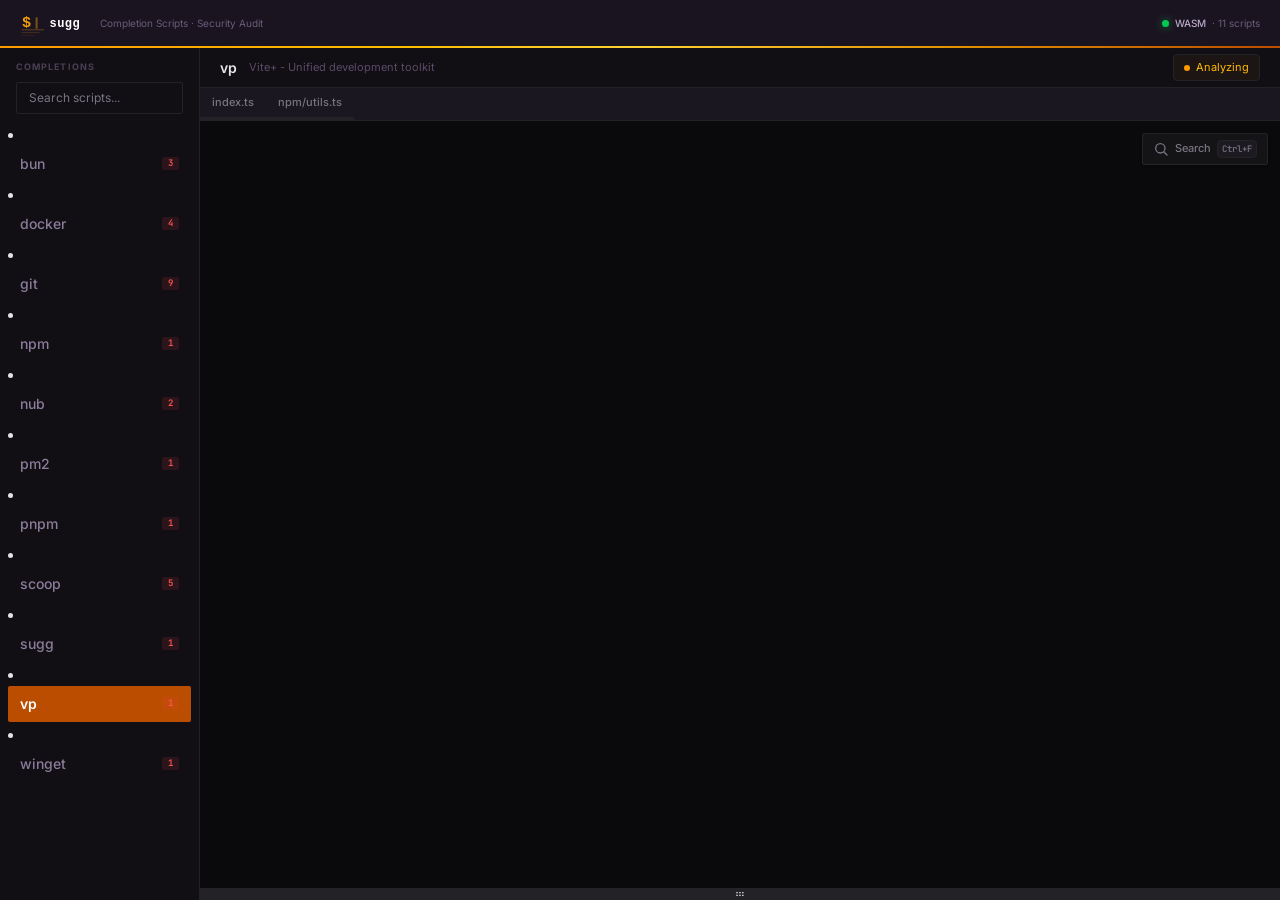
<file: scripts/vp/index.html>
<!DOCTYPE html><html _hk=000 lang="en" class="dark"><head><meta charset="utf-8"><meta name="viewport" content="width=device-width, initial-scale=1"><title>Sugg Completions</title><meta name="description" content="Completion scripts for the Sugg command engine, with a browser-side security audit."><link rel="icon" type="image/svg+xml" href="/logo-favicon.svg"><link href="https://fonts.googleapis.com/css2?family=Inter:wght@400;500;600;700;800&amp;family=Plus+Jakarta+Sans:wght@500;600;700;800&amp;family=JetBrains+Mono:wght@400;500;600&amp;display=swap" rel="stylesheet"><!--$--><script>window._$HY||(e=>{let t=e=>e&&e.hasAttribute&&(e.hasAttribute("_hk")?e:t(e.host&&e.host.nodeType?e.host:e.parentNode));["click","input"].forEach((o=>document.addEventListener(o,(o=>{if(!e.events)return;let s=t(o.composedPath&&o.composedPath()[0]||o.target);s&&!e.completed.has(s)&&e.events.push([s,o])}))))})(_$HY={events:[],completed:new WeakSet,r:new Proxy({},{set:(r,k,v)=>(v instanceof Promise&&v.catch(()=>{}),r[k]=v,!0)}),s:{},fe(){}});</script><script>(self.$R=self.$R||{})[""]=[];_$HY.r["links"]=1;_$HY.r["_assets"]=($R[0]={"001007041000":"/assets/scripts-BhObj1gL.js","001007041000g1000":"/assets/_script_-QL55ZUjh.js"});</script><!--xs--><!--/--><link rel="stylesheet" href="/assets/virtual_solid-ssr-entry-client-BnFgW6nk.css"><link rel="modulepreload" href="/assets/web-B7kegKGu.js"><link rel="modulepreload" href="/assets/routing-BgnmKBiG.js"><link rel="modulepreload" href="/assets/scripts-utils-B2CZhjwo.js"><link rel="modulepreload" href="/assets/scripts-DTKR8vA-.js"><link rel="modulepreload" href="/assets/scripts-BhObj1gL.js" fetchpriority="low"><link rel="modulepreload" href="/assets/virtual-list-BaXZMXJ8.js" fetchpriority="low"><link rel="modulepreload" href="/assets/button-zFWtGGyQ.js" fetchpriority="low"><link rel="modulepreload" href="/assets/BlSoAAAV-BxZz3f8i.js" fetchpriority="low"><link rel="modulepreload" href="/assets/_script_-QL55ZUjh.js" fetchpriority="low"><link rel="modulepreload" href="/assets/F5MPGch0-nQ85VMiY.js" fetchpriority="low"><script type="module" src="/assets/virtual_solid-ssr-entry-client-DNDmprfl.js" async></script></head><body><div _hk=0010070410000 class="min-h-screen bg-background text-foreground"><header class="relative flex h-12 items-center gap-3 border-b-2 border-amber-500 px-5 py-0 bg-[#1a1420]"><div class="absolute -bottom-0.5 left-0 right-0 h-0.5 bg-linear-to-r from-amber-500 via-amber-300 to-amber-700"></div><a href="/" class="flex items-center gap-3"><img src="/logo-horizontal.svg" alt="Sugg" class="h-7 w-auto"></a><span class="text-[10px] text-[#6a5d78]">Completion Scripts · Security Audit</span><div class="flex-1"></div><div class="flex items-center gap-1.5 text-[10px] text-[#6a5d78]"><span class="inline-block size-1.75 rounded-full bg-green-500 shadow-[0_0_8px_rgba(34,197,94,0.6)]"></span><span class="text-[#b8a9c8] font-medium">WASM</span>· <!--$-->11<!--/--> scripts</div></header><div class="flex h-[calc(100vh-48px)]"><!--$--><aside _hk=0010070410003 class="w-50 shrink-0 border-r border-border flex flex-col bg-[#110e14]"><div class="px-4 pt-3 pb-2 flex flex-col gap-2"><div class="flex items-center justify-between"><span class="text-[9px] font-bold uppercase tracking-[0.12em] text-[#4a3f55]">Completions</span></div><!--$--><div _hk=001007041000800030 role="group" id="textfield-0010070410004" class="flex flex-col gap-1"><input _hk=0010070410008000350 id="textfield-0010070410004-input" name="textfield-0010070410004" aria-labelledby="textfield-0010070410004-label" aria-describedby="textfield-0010070410004-description" type="text" class="flex w-full rounded-md border border-input bg-transparent px-3 py-2 ring-offset-background file:border-0 file:bg-transparent file:text-sm file:font-medium placeholder:text-muted-foreground focus-visible:outline-none focus-visible:ring-2 focus-visible:ring-ring focus-visible:ring-offset-2 disabled:cursor-not-allowed disabled:opacity-50 data-[invalid]:border-error-foreground data-[invalid]:text-error-foreground h-8 text-xs" placeholder="Search scripts..." value /></div><!--/--></div><div class="flex-1 min-h-0 px-2 pb-3"><div _hk=001007041000d class="overflow-auto" style="height:100%"><div style="height:396px;position:relative"><div style="transform:translateY(0px)"><li _hk=001007041000e00><a _hk=001007041000e070 type="button" class="inline-flex items-center whitespace-nowrap font-medium ring-offset-background focus-visible:outline-none focus-visible:ring-2 focus-visible:ring-ring focus-visible:ring-offset-2 disabled:pointer-events-none disabled:opacity-50 [&amp;_svg]:pointer-events-none [&amp;_svg]:size-4 [&amp;_svg]:shrink-0 hover:bg-accent hover:text-accent-foreground h-auto w-full justify-start gap-2 rounded-md px-3 py-2 text-left text-sm transition-none !text-[#8b7d9a] hover:!bg-[#ffffff08] hover:!text-[#c8bdd4]" href="/scripts/bun/"><span _hk=001007041000e073 class="flex-1 truncate">bun</span><div _hk=001007041000e0770 class="inline-flex items-center rounded-md font-semibold transition-colors focus:outline-none focus:ring-2 focus:ring-ring focus:ring-offset-2 bg-[#ef444420] text-[#ff5555] font-mono text-[9px] px-1.5 py-0">3</div></a></li><li _hk=001007041000e10><a _hk=001007041000e170 type="button" class="inline-flex items-center whitespace-nowrap font-medium ring-offset-background focus-visible:outline-none focus-visible:ring-2 focus-visible:ring-ring focus-visible:ring-offset-2 disabled:pointer-events-none disabled:opacity-50 [&amp;_svg]:pointer-events-none [&amp;_svg]:size-4 [&amp;_svg]:shrink-0 hover:bg-accent hover:text-accent-foreground h-auto w-full justify-start gap-2 rounded-md px-3 py-2 text-left text-sm transition-none !text-[#8b7d9a] hover:!bg-[#ffffff08] hover:!text-[#c8bdd4]" href="/scripts/docker/"><span _hk=001007041000e173 class="flex-1 truncate">docker</span><div _hk=001007041000e1770 class="inline-flex items-center rounded-md font-semibold transition-colors focus:outline-none focus:ring-2 focus:ring-ring focus:ring-offset-2 bg-[#ef444420] text-[#ff5555] font-mono text-[9px] px-1.5 py-0">4</div></a></li><li _hk=001007041000e20><a _hk=001007041000e270 type="button" class="inline-flex items-center whitespace-nowrap font-medium ring-offset-background focus-visible:outline-none focus-visible:ring-2 focus-visible:ring-ring focus-visible:ring-offset-2 disabled:pointer-events-none disabled:opacity-50 [&amp;_svg]:pointer-events-none [&amp;_svg]:size-4 [&amp;_svg]:shrink-0 hover:bg-accent hover:text-accent-foreground h-auto w-full justify-start gap-2 rounded-md px-3 py-2 text-left text-sm transition-none !text-[#8b7d9a] hover:!bg-[#ffffff08] hover:!text-[#c8bdd4]" href="/scripts/git/"><span _hk=001007041000e273 class="flex-1 truncate">git</span><div _hk=001007041000e2770 class="inline-flex items-center rounded-md font-semibold transition-colors focus:outline-none focus:ring-2 focus:ring-ring focus:ring-offset-2 bg-[#ef444420] text-[#ff5555] font-mono text-[9px] px-1.5 py-0">9</div></a></li><li _hk=001007041000e30><a _hk=001007041000e370 type="button" class="inline-flex items-center whitespace-nowrap font-medium ring-offset-background focus-visible:outline-none focus-visible:ring-2 focus-visible:ring-ring focus-visible:ring-offset-2 disabled:pointer-events-none disabled:opacity-50 [&amp;_svg]:pointer-events-none [&amp;_svg]:size-4 [&amp;_svg]:shrink-0 hover:bg-accent hover:text-accent-foreground h-auto w-full justify-start gap-2 rounded-md px-3 py-2 text-left text-sm transition-none !text-[#8b7d9a] hover:!bg-[#ffffff08] hover:!text-[#c8bdd4]" href="/scripts/npm/"><span _hk=001007041000e373 class="flex-1 truncate">npm</span><div _hk=001007041000e3770 class="inline-flex items-center rounded-md font-semibold transition-colors focus:outline-none focus:ring-2 focus:ring-ring focus:ring-offset-2 bg-[#ef444420] text-[#ff5555] font-mono text-[9px] px-1.5 py-0">1</div></a></li><li _hk=001007041000e40><a _hk=001007041000e470 type="button" class="inline-flex items-center whitespace-nowrap font-medium ring-offset-background focus-visible:outline-none focus-visible:ring-2 focus-visible:ring-ring focus-visible:ring-offset-2 disabled:pointer-events-none disabled:opacity-50 [&amp;_svg]:pointer-events-none [&amp;_svg]:size-4 [&amp;_svg]:shrink-0 hover:bg-accent hover:text-accent-foreground h-auto w-full justify-start gap-2 rounded-md px-3 py-2 text-left text-sm transition-none !text-[#8b7d9a] hover:!bg-[#ffffff08] hover:!text-[#c8bdd4]" href="/scripts/nub/"><span _hk=001007041000e473 class="flex-1 truncate">nub</span><div _hk=001007041000e4770 class="inline-flex items-center rounded-md font-semibold transition-colors focus:outline-none focus:ring-2 focus:ring-ring focus:ring-offset-2 bg-[#ef444420] text-[#ff5555] font-mono text-[9px] px-1.5 py-0">2</div></a></li><li _hk=001007041000e50><a _hk=001007041000e570 type="button" class="inline-flex items-center whitespace-nowrap font-medium ring-offset-background focus-visible:outline-none focus-visible:ring-2 focus-visible:ring-ring focus-visible:ring-offset-2 disabled:pointer-events-none disabled:opacity-50 [&amp;_svg]:pointer-events-none [&amp;_svg]:size-4 [&amp;_svg]:shrink-0 hover:bg-accent hover:text-accent-foreground h-auto w-full justify-start gap-2 rounded-md px-3 py-2 text-left text-sm transition-none !text-[#8b7d9a] hover:!bg-[#ffffff08] hover:!text-[#c8bdd4]" href="/scripts/pm2/"><span _hk=001007041000e573 class="flex-1 truncate">pm2</span><div _hk=001007041000e5770 class="inline-flex items-center rounded-md font-semibold transition-colors focus:outline-none focus:ring-2 focus:ring-ring focus:ring-offset-2 bg-[#ef444420] text-[#ff5555] font-mono text-[9px] px-1.5 py-0">1</div></a></li><li _hk=001007041000e60><a _hk=001007041000e670 type="button" class="inline-flex items-center whitespace-nowrap font-medium ring-offset-background focus-visible:outline-none focus-visible:ring-2 focus-visible:ring-ring focus-visible:ring-offset-2 disabled:pointer-events-none disabled:opacity-50 [&amp;_svg]:pointer-events-none [&amp;_svg]:size-4 [&amp;_svg]:shrink-0 hover:bg-accent hover:text-accent-foreground h-auto w-full justify-start gap-2 rounded-md px-3 py-2 text-left text-sm transition-none !text-[#8b7d9a] hover:!bg-[#ffffff08] hover:!text-[#c8bdd4]" href="/scripts/pnpm/"><span _hk=001007041000e673 class="flex-1 truncate">pnpm</span><div _hk=001007041000e6770 class="inline-flex items-center rounded-md font-semibold transition-colors focus:outline-none focus:ring-2 focus:ring-ring focus:ring-offset-2 bg-[#ef444420] text-[#ff5555] font-mono text-[9px] px-1.5 py-0">1</div></a></li><li _hk=001007041000e70><a _hk=001007041000e770 type="button" class="inline-flex items-center whitespace-nowrap font-medium ring-offset-background focus-visible:outline-none focus-visible:ring-2 focus-visible:ring-ring focus-visible:ring-offset-2 disabled:pointer-events-none disabled:opacity-50 [&amp;_svg]:pointer-events-none [&amp;_svg]:size-4 [&amp;_svg]:shrink-0 hover:bg-accent hover:text-accent-foreground h-auto w-full justify-start gap-2 rounded-md px-3 py-2 text-left text-sm transition-none !text-[#8b7d9a] hover:!bg-[#ffffff08] hover:!text-[#c8bdd4]" href="/scripts/scoop/"><span _hk=001007041000e773 class="flex-1 truncate">scoop</span><div _hk=001007041000e7770 class="inline-flex items-center rounded-md font-semibold transition-colors focus:outline-none focus:ring-2 focus:ring-ring focus:ring-offset-2 bg-[#ef444420] text-[#ff5555] font-mono text-[9px] px-1.5 py-0">5</div></a></li><li _hk=001007041000e80><a _hk=001007041000e870 type="button" class="inline-flex items-center whitespace-nowrap font-medium ring-offset-background focus-visible:outline-none focus-visible:ring-2 focus-visible:ring-ring focus-visible:ring-offset-2 disabled:pointer-events-none disabled:opacity-50 [&amp;_svg]:pointer-events-none [&amp;_svg]:size-4 [&amp;_svg]:shrink-0 hover:bg-accent hover:text-accent-foreground h-auto w-full justify-start gap-2 rounded-md px-3 py-2 text-left text-sm transition-none !text-[#8b7d9a] hover:!bg-[#ffffff08] hover:!text-[#c8bdd4]" href="/scripts/sugg/"><span _hk=001007041000e873 class="flex-1 truncate">sugg</span><div _hk=001007041000e8770 class="inline-flex items-center rounded-md font-semibold transition-colors focus:outline-none focus:ring-2 focus:ring-ring focus:ring-offset-2 bg-[#ef444420] text-[#ff5555] font-mono text-[9px] px-1.5 py-0">1</div></a></li><li _hk=001007041000e90><a _hk=001007041000e970 type="button" class="inline-flex items-center whitespace-nowrap ring-offset-background focus-visible:outline-none focus-visible:ring-2 focus-visible:ring-ring focus-visible:ring-offset-2 disabled:pointer-events-none disabled:opacity-50 [&amp;_svg]:pointer-events-none [&amp;_svg]:size-4 [&amp;_svg]:shrink-0 hover:bg-accent hover:text-accent-foreground h-auto w-full justify-start gap-2 rounded-md px-3 py-2 text-left text-sm transition-none !bg-amber-700 !text-white font-semibold" href="/scripts/vp/" data-active aria-current="page"><span _hk=001007041000e973 class="flex-1 truncate">vp</span><div _hk=001007041000e9770 class="inline-flex items-center rounded-md font-semibold transition-colors focus:outline-none focus:ring-2 focus:ring-ring focus:ring-offset-2 bg-[#ef444420] text-[#ff5555] font-mono text-[9px] px-1.5 py-0">1</div></a></li><li _hk=001007041000ea0><a _hk=001007041000ea70 type="button" class="inline-flex items-center whitespace-nowrap font-medium ring-offset-background focus-visible:outline-none focus-visible:ring-2 focus-visible:ring-ring focus-visible:ring-offset-2 disabled:pointer-events-none disabled:opacity-50 [&amp;_svg]:pointer-events-none [&amp;_svg]:size-4 [&amp;_svg]:shrink-0 hover:bg-accent hover:text-accent-foreground h-auto w-full justify-start gap-2 rounded-md px-3 py-2 text-left text-sm transition-none !text-[#8b7d9a] hover:!bg-[#ffffff08] hover:!text-[#c8bdd4]" href="/scripts/winget/"><span _hk=001007041000ea73 class="flex-1 truncate">winget</span><div _hk=001007041000ea770 class="inline-flex items-center rounded-md font-semibold transition-colors focus:outline-none focus:ring-2 focus:ring-ring focus:ring-offset-2 bg-[#ef444420] text-[#ff5555] font-mono text-[9px] px-1.5 py-0">1</div></a></li></div></div></div></div></aside><!--/--><main class="flex min-w-0 flex-1 flex-col"><div _hk=001007041000g1000f00010 class="flex min-h-0 min-w-0 flex-1 flex-col"><div class="flex h-10 shrink-0 items-center gap-3 border-b border-border px-5 bg-[#110e14]"><span class="text-sm font-semibold text-[#e8e4ea]">vp</span><span class="truncate text-[11px] text-[#5a4b68]">Vite+ - Unified development toolkit</span><div class="flex-1"></div><!--$--><div _hk=001007041000g1000f000150 class="flex items-center gap-1.5 rounded border border-amber-500/20 bg-amber-500/5 px-2.5 py-1 text-[11px] text-amber-400"><span class="inline-block size-1.5 animate-pulse rounded-full bg-amber-500"></span>Analyzing</div><!--/--><!--$--><!--/--><!--$--><!--/--></div><!--$--><div _hk=001007041000g1000f0001c class="flex size-full flex-col flex-1 min-h-0"><div _hk=001007041000g1000f0001d00 data-resizable-panel class="min-h-0 min-w-0 overflow-hidden" style="flex:1 1 0%"><div _hk=001007041000g1000f0001d010 class="relative h-full flex flex-col"><!--$--><div _hk=001007041000g1000f0001d013e00020 data-orientation="horizontal" id="tabs-001007041000g1000f0001d0130"><div _hk=001007041000g1000f0001d013e000280 role="tablist" aria-orientation="horizontal" data-orientation="horizontal" class="inline-flex items-center text-muted-foreground h-auto justify-start rounded-none border-b border-border bg-[#1a1720] p-0 w-full"><button _hk=001007041000g1000f0001d013e000281070 id="tabs-001007041000g1000f0001d0130-trigger-vp" role="tab" aria-selected="false" data-key="vp" data-orientation="horizontal" type="button" class="inline-flex items-center justify-center whitespace-nowrap ring-offset-background focus-visible:outline-none focus-visible:ring-2 focus-visible:ring-ring focus-visible:ring-offset-2 disabled:pointer-events-none disabled:opacity-50 border-b-[3px] border-transparent rounded-none px-3 py-1.5 text-[11px] font-medium text-muted-foreground transition-none">index.ts</button><button _hk=001007041000g1000f0001d013e000281170 id="tabs-001007041000g1000f0001d0130-trigger-npm/utils" role="tab" aria-selected="false" data-key="npm/utils" data-orientation="horizontal" type="button" class="inline-flex items-center justify-center whitespace-nowrap ring-offset-background focus-visible:outline-none focus-visible:ring-2 focus-visible:ring-ring focus-visible:ring-offset-2 disabled:pointer-events-none disabled:opacity-50 border-b-[3px] border-transparent rounded-none px-3 py-1.5 text-[11px] font-medium text-muted-foreground transition-none">npm/utils.ts</button></div></div><!--/--><div class="relative flex-1 min-h-0"><!--$--><div _hk=001007041000g1000f0001d019 class="source-viewer h-full overflow-auto p-4 text-sm leading-5.5" style="height:100%"><div style="height:0px;position:relative"><div style="transform:translateY(0px)"></div></div></div><!--/--><!--$--><button _hk=001007041000g1000f0001d01p0 type="button" class="inline-flex justify-center whitespace-nowrap font-medium ring-offset-background focus-visible:outline-none focus-visible:ring-2 focus-visible:ring-ring focus-visible:ring-offset-2 disabled:pointer-events-none disabled:opacity-50 [&amp;_svg]:pointer-events-none [&amp;_svg]:size-4 [&amp;_svg]:shrink-0 border hover:bg-accent absolute top-3 right-3 z-20 h-auto items-center gap-1.5 rounded-md border-border bg-card px-2.5 py-1.5 text-[11px] text-muted-foreground hover:border-[#2f2840] hover:text-foreground transition-none shadow-sm"><svg _hk=001007041000g1000f0001d01p3 xmlns="http://www.w3.org/2000/svg" viewBox="0 0 24 24" fill="none" stroke="currentColor" stroke-width="2" stroke-linecap="round" class="size-3.5" aria-hidden="true"><circle cx="11" cy="11" r="7"></circle><path d="M16.5 16.5 21 21"></path></svg>Search<kbd _hk=001007041000g1000f0001d01p4 class="inline-flex items-center rounded border border-border bg-[#1d1b21] px-1 font-mono text-[9px] leading-4 text-muted-foreground">Ctrl+F</kbd></button><!--/--></div></div></div><div _hk=001007041000g1000f0001d02 data-resizable-handle role="separator" aria-orientation="horizontal" class="relative flex shrink-0 items-center justify-center bg-border after:absolute after:inset-x-0 after:-top-1 after:h-2 after:content-[''] hover:bg-accent data-[dragging]:bg-accent"><div _hk=001007041000g1000f0001d040 class="z-10 flex h-3 w-4 items-center justify-center rounded-sm border bg-border"><svg xmlns="http://www.w3.org/2000/svg" viewBox="0 0 24 24" fill="none" stroke="currentColor" stroke-width="2" stroke-linecap="round" stroke-linejoin="round" class="size-2.5"><path d="M5 9m-1 0a1 1 0 1 0 2 0a1 1 0 1 0 -2 0"></path><path d="M12 9m-1 0a1 1 0 1 0 2 0a1 1 0 1 0 -2 0"></path><path d="M19 9m-1 0a1 1 0 1 0 2 0a1 1 0 1 0 -2 0"></path><path d="M5 15m-1 0a1 1 0 1 0 2 0a1 1 0 1 0 -2 0"></path><path d="M12 15m-1 0a1 1 0 1 0 2 0a1 1 0 1 0 -2 0"></path><path d="M19 15m-1 0a1 1 0 1 0 2 0a1 1 0 1 0 -2 0"></path></svg></div></div><div _hk=001007041000g1000f0001d05 data-resizable-panel class="min-h-0 min-w-0 overflow-hidden" style="flex:0 1 0%"><div _hk=001007041000g1000f0001d063 class="flex flex-col h-full"></div></div></div><!--/--></div></main></div></div><script>_$HY.s[""]=1,_$HY.sw&&_$HY.sw("")</script></body></html>
</file>
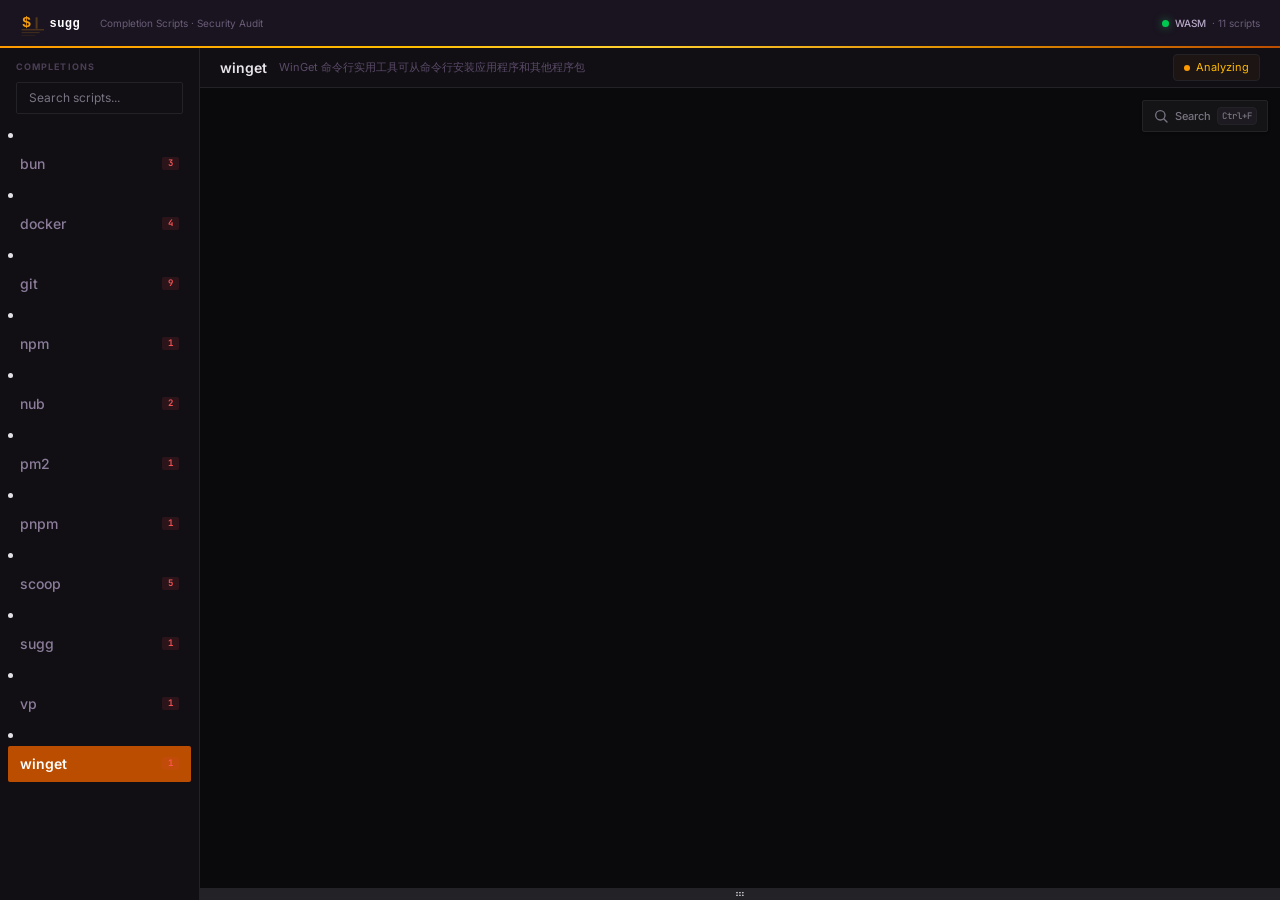
<file: scripts/winget/index.html>
<!DOCTYPE html><html _hk=000 lang="en" class="dark"><head><meta charset="utf-8"><meta name="viewport" content="width=device-width, initial-scale=1"><title>Sugg Completions</title><meta name="description" content="Completion scripts for the Sugg command engine, with a browser-side security audit."><link rel="icon" type="image/svg+xml" href="/logo-favicon.svg"><link href="https://fonts.googleapis.com/css2?family=Inter:wght@400;500;600;700;800&amp;family=Plus+Jakarta+Sans:wght@500;600;700;800&amp;family=JetBrains+Mono:wght@400;500;600&amp;display=swap" rel="stylesheet"><!--$--><script>window._$HY||(e=>{let t=e=>e&&e.hasAttribute&&(e.hasAttribute("_hk")?e:t(e.host&&e.host.nodeType?e.host:e.parentNode));["click","input"].forEach((o=>document.addEventListener(o,(o=>{if(!e.events)return;let s=t(o.composedPath&&o.composedPath()[0]||o.target);s&&!e.completed.has(s)&&e.events.push([s,o])}))))})(_$HY={events:[],completed:new WeakSet,r:new Proxy({},{set:(r,k,v)=>(v instanceof Promise&&v.catch(()=>{}),r[k]=v,!0)}),s:{},fe(){}});</script><script>(self.$R=self.$R||{})[""]=[];_$HY.r["links"]=1;_$HY.r["_assets"]=($R[0]={"001007041000":"/assets/scripts-BhObj1gL.js","001007041000g1000":"/assets/_script_-QL55ZUjh.js"});</script><!--xs--><!--/--><link rel="stylesheet" href="/assets/virtual_solid-ssr-entry-client-BnFgW6nk.css"><link rel="modulepreload" href="/assets/web-B7kegKGu.js"><link rel="modulepreload" href="/assets/routing-BgnmKBiG.js"><link rel="modulepreload" href="/assets/scripts-utils-B2CZhjwo.js"><link rel="modulepreload" href="/assets/scripts-DTKR8vA-.js"><link rel="modulepreload" href="/assets/scripts-BhObj1gL.js" fetchpriority="low"><link rel="modulepreload" href="/assets/virtual-list-BaXZMXJ8.js" fetchpriority="low"><link rel="modulepreload" href="/assets/button-zFWtGGyQ.js" fetchpriority="low"><link rel="modulepreload" href="/assets/BlSoAAAV-BxZz3f8i.js" fetchpriority="low"><link rel="modulepreload" href="/assets/_script_-QL55ZUjh.js" fetchpriority="low"><link rel="modulepreload" href="/assets/F5MPGch0-nQ85VMiY.js" fetchpriority="low"><script type="module" src="/assets/virtual_solid-ssr-entry-client-DNDmprfl.js" async></script></head><body><div _hk=0010070410000 class="min-h-screen bg-background text-foreground"><header class="relative flex h-12 items-center gap-3 border-b-2 border-amber-500 px-5 py-0 bg-[#1a1420]"><div class="absolute -bottom-0.5 left-0 right-0 h-0.5 bg-linear-to-r from-amber-500 via-amber-300 to-amber-700"></div><a href="/" class="flex items-center gap-3"><img src="/logo-horizontal.svg" alt="Sugg" class="h-7 w-auto"></a><span class="text-[10px] text-[#6a5d78]">Completion Scripts · Security Audit</span><div class="flex-1"></div><div class="flex items-center gap-1.5 text-[10px] text-[#6a5d78]"><span class="inline-block size-1.75 rounded-full bg-green-500 shadow-[0_0_8px_rgba(34,197,94,0.6)]"></span><span class="text-[#b8a9c8] font-medium">WASM</span>· <!--$-->11<!--/--> scripts</div></header><div class="flex h-[calc(100vh-48px)]"><!--$--><aside _hk=0010070410003 class="w-50 shrink-0 border-r border-border flex flex-col bg-[#110e14]"><div class="px-4 pt-3 pb-2 flex flex-col gap-2"><div class="flex items-center justify-between"><span class="text-[9px] font-bold uppercase tracking-[0.12em] text-[#4a3f55]">Completions</span></div><!--$--><div _hk=001007041000800030 role="group" id="textfield-0010070410004" class="flex flex-col gap-1"><input _hk=0010070410008000350 id="textfield-0010070410004-input" name="textfield-0010070410004" aria-labelledby="textfield-0010070410004-label" aria-describedby="textfield-0010070410004-description" type="text" class="flex w-full rounded-md border border-input bg-transparent px-3 py-2 ring-offset-background file:border-0 file:bg-transparent file:text-sm file:font-medium placeholder:text-muted-foreground focus-visible:outline-none focus-visible:ring-2 focus-visible:ring-ring focus-visible:ring-offset-2 disabled:cursor-not-allowed disabled:opacity-50 data-[invalid]:border-error-foreground data-[invalid]:text-error-foreground h-8 text-xs" placeholder="Search scripts..." value /></div><!--/--></div><div class="flex-1 min-h-0 px-2 pb-3"><div _hk=001007041000d class="overflow-auto" style="height:100%"><div style="height:396px;position:relative"><div style="transform:translateY(0px)"><li _hk=001007041000e00><a _hk=001007041000e070 type="button" class="inline-flex items-center whitespace-nowrap font-medium ring-offset-background focus-visible:outline-none focus-visible:ring-2 focus-visible:ring-ring focus-visible:ring-offset-2 disabled:pointer-events-none disabled:opacity-50 [&amp;_svg]:pointer-events-none [&amp;_svg]:size-4 [&amp;_svg]:shrink-0 hover:bg-accent hover:text-accent-foreground h-auto w-full justify-start gap-2 rounded-md px-3 py-2 text-left text-sm transition-none !text-[#8b7d9a] hover:!bg-[#ffffff08] hover:!text-[#c8bdd4]" href="/scripts/bun/"><span _hk=001007041000e073 class="flex-1 truncate">bun</span><div _hk=001007041000e0770 class="inline-flex items-center rounded-md font-semibold transition-colors focus:outline-none focus:ring-2 focus:ring-ring focus:ring-offset-2 bg-[#ef444420] text-[#ff5555] font-mono text-[9px] px-1.5 py-0">3</div></a></li><li _hk=001007041000e10><a _hk=001007041000e170 type="button" class="inline-flex items-center whitespace-nowrap font-medium ring-offset-background focus-visible:outline-none focus-visible:ring-2 focus-visible:ring-ring focus-visible:ring-offset-2 disabled:pointer-events-none disabled:opacity-50 [&amp;_svg]:pointer-events-none [&amp;_svg]:size-4 [&amp;_svg]:shrink-0 hover:bg-accent hover:text-accent-foreground h-auto w-full justify-start gap-2 rounded-md px-3 py-2 text-left text-sm transition-none !text-[#8b7d9a] hover:!bg-[#ffffff08] hover:!text-[#c8bdd4]" href="/scripts/docker/"><span _hk=001007041000e173 class="flex-1 truncate">docker</span><div _hk=001007041000e1770 class="inline-flex items-center rounded-md font-semibold transition-colors focus:outline-none focus:ring-2 focus:ring-ring focus:ring-offset-2 bg-[#ef444420] text-[#ff5555] font-mono text-[9px] px-1.5 py-0">4</div></a></li><li _hk=001007041000e20><a _hk=001007041000e270 type="button" class="inline-flex items-center whitespace-nowrap font-medium ring-offset-background focus-visible:outline-none focus-visible:ring-2 focus-visible:ring-ring focus-visible:ring-offset-2 disabled:pointer-events-none disabled:opacity-50 [&amp;_svg]:pointer-events-none [&amp;_svg]:size-4 [&amp;_svg]:shrink-0 hover:bg-accent hover:text-accent-foreground h-auto w-full justify-start gap-2 rounded-md px-3 py-2 text-left text-sm transition-none !text-[#8b7d9a] hover:!bg-[#ffffff08] hover:!text-[#c8bdd4]" href="/scripts/git/"><span _hk=001007041000e273 class="flex-1 truncate">git</span><div _hk=001007041000e2770 class="inline-flex items-center rounded-md font-semibold transition-colors focus:outline-none focus:ring-2 focus:ring-ring focus:ring-offset-2 bg-[#ef444420] text-[#ff5555] font-mono text-[9px] px-1.5 py-0">9</div></a></li><li _hk=001007041000e30><a _hk=001007041000e370 type="button" class="inline-flex items-center whitespace-nowrap font-medium ring-offset-background focus-visible:outline-none focus-visible:ring-2 focus-visible:ring-ring focus-visible:ring-offset-2 disabled:pointer-events-none disabled:opacity-50 [&amp;_svg]:pointer-events-none [&amp;_svg]:size-4 [&amp;_svg]:shrink-0 hover:bg-accent hover:text-accent-foreground h-auto w-full justify-start gap-2 rounded-md px-3 py-2 text-left text-sm transition-none !text-[#8b7d9a] hover:!bg-[#ffffff08] hover:!text-[#c8bdd4]" href="/scripts/npm/"><span _hk=001007041000e373 class="flex-1 truncate">npm</span><div _hk=001007041000e3770 class="inline-flex items-center rounded-md font-semibold transition-colors focus:outline-none focus:ring-2 focus:ring-ring focus:ring-offset-2 bg-[#ef444420] text-[#ff5555] font-mono text-[9px] px-1.5 py-0">1</div></a></li><li _hk=001007041000e40><a _hk=001007041000e470 type="button" class="inline-flex items-center whitespace-nowrap font-medium ring-offset-background focus-visible:outline-none focus-visible:ring-2 focus-visible:ring-ring focus-visible:ring-offset-2 disabled:pointer-events-none disabled:opacity-50 [&amp;_svg]:pointer-events-none [&amp;_svg]:size-4 [&amp;_svg]:shrink-0 hover:bg-accent hover:text-accent-foreground h-auto w-full justify-start gap-2 rounded-md px-3 py-2 text-left text-sm transition-none !text-[#8b7d9a] hover:!bg-[#ffffff08] hover:!text-[#c8bdd4]" href="/scripts/nub/"><span _hk=001007041000e473 class="flex-1 truncate">nub</span><div _hk=001007041000e4770 class="inline-flex items-center rounded-md font-semibold transition-colors focus:outline-none focus:ring-2 focus:ring-ring focus:ring-offset-2 bg-[#ef444420] text-[#ff5555] font-mono text-[9px] px-1.5 py-0">2</div></a></li><li _hk=001007041000e50><a _hk=001007041000e570 type="button" class="inline-flex items-center whitespace-nowrap font-medium ring-offset-background focus-visible:outline-none focus-visible:ring-2 focus-visible:ring-ring focus-visible:ring-offset-2 disabled:pointer-events-none disabled:opacity-50 [&amp;_svg]:pointer-events-none [&amp;_svg]:size-4 [&amp;_svg]:shrink-0 hover:bg-accent hover:text-accent-foreground h-auto w-full justify-start gap-2 rounded-md px-3 py-2 text-left text-sm transition-none !text-[#8b7d9a] hover:!bg-[#ffffff08] hover:!text-[#c8bdd4]" href="/scripts/pm2/"><span _hk=001007041000e573 class="flex-1 truncate">pm2</span><div _hk=001007041000e5770 class="inline-flex items-center rounded-md font-semibold transition-colors focus:outline-none focus:ring-2 focus:ring-ring focus:ring-offset-2 bg-[#ef444420] text-[#ff5555] font-mono text-[9px] px-1.5 py-0">1</div></a></li><li _hk=001007041000e60><a _hk=001007041000e670 type="button" class="inline-flex items-center whitespace-nowrap font-medium ring-offset-background focus-visible:outline-none focus-visible:ring-2 focus-visible:ring-ring focus-visible:ring-offset-2 disabled:pointer-events-none disabled:opacity-50 [&amp;_svg]:pointer-events-none [&amp;_svg]:size-4 [&amp;_svg]:shrink-0 hover:bg-accent hover:text-accent-foreground h-auto w-full justify-start gap-2 rounded-md px-3 py-2 text-left text-sm transition-none !text-[#8b7d9a] hover:!bg-[#ffffff08] hover:!text-[#c8bdd4]" href="/scripts/pnpm/"><span _hk=001007041000e673 class="flex-1 truncate">pnpm</span><div _hk=001007041000e6770 class="inline-flex items-center rounded-md font-semibold transition-colors focus:outline-none focus:ring-2 focus:ring-ring focus:ring-offset-2 bg-[#ef444420] text-[#ff5555] font-mono text-[9px] px-1.5 py-0">1</div></a></li><li _hk=001007041000e70><a _hk=001007041000e770 type="button" class="inline-flex items-center whitespace-nowrap font-medium ring-offset-background focus-visible:outline-none focus-visible:ring-2 focus-visible:ring-ring focus-visible:ring-offset-2 disabled:pointer-events-none disabled:opacity-50 [&amp;_svg]:pointer-events-none [&amp;_svg]:size-4 [&amp;_svg]:shrink-0 hover:bg-accent hover:text-accent-foreground h-auto w-full justify-start gap-2 rounded-md px-3 py-2 text-left text-sm transition-none !text-[#8b7d9a] hover:!bg-[#ffffff08] hover:!text-[#c8bdd4]" href="/scripts/scoop/"><span _hk=001007041000e773 class="flex-1 truncate">scoop</span><div _hk=001007041000e7770 class="inline-flex items-center rounded-md font-semibold transition-colors focus:outline-none focus:ring-2 focus:ring-ring focus:ring-offset-2 bg-[#ef444420] text-[#ff5555] font-mono text-[9px] px-1.5 py-0">5</div></a></li><li _hk=001007041000e80><a _hk=001007041000e870 type="button" class="inline-flex items-center whitespace-nowrap font-medium ring-offset-background focus-visible:outline-none focus-visible:ring-2 focus-visible:ring-ring focus-visible:ring-offset-2 disabled:pointer-events-none disabled:opacity-50 [&amp;_svg]:pointer-events-none [&amp;_svg]:size-4 [&amp;_svg]:shrink-0 hover:bg-accent hover:text-accent-foreground h-auto w-full justify-start gap-2 rounded-md px-3 py-2 text-left text-sm transition-none !text-[#8b7d9a] hover:!bg-[#ffffff08] hover:!text-[#c8bdd4]" href="/scripts/sugg/"><span _hk=001007041000e873 class="flex-1 truncate">sugg</span><div _hk=001007041000e8770 class="inline-flex items-center rounded-md font-semibold transition-colors focus:outline-none focus:ring-2 focus:ring-ring focus:ring-offset-2 bg-[#ef444420] text-[#ff5555] font-mono text-[9px] px-1.5 py-0">1</div></a></li><li _hk=001007041000e90><a _hk=001007041000e970 type="button" class="inline-flex items-center whitespace-nowrap font-medium ring-offset-background focus-visible:outline-none focus-visible:ring-2 focus-visible:ring-ring focus-visible:ring-offset-2 disabled:pointer-events-none disabled:opacity-50 [&amp;_svg]:pointer-events-none [&amp;_svg]:size-4 [&amp;_svg]:shrink-0 hover:bg-accent hover:text-accent-foreground h-auto w-full justify-start gap-2 rounded-md px-3 py-2 text-left text-sm transition-none !text-[#8b7d9a] hover:!bg-[#ffffff08] hover:!text-[#c8bdd4]" href="/scripts/vp/"><span _hk=001007041000e973 class="flex-1 truncate">vp</span><div _hk=001007041000e9770 class="inline-flex items-center rounded-md font-semibold transition-colors focus:outline-none focus:ring-2 focus:ring-ring focus:ring-offset-2 bg-[#ef444420] text-[#ff5555] font-mono text-[9px] px-1.5 py-0">1</div></a></li><li _hk=001007041000ea0><a _hk=001007041000ea70 type="button" class="inline-flex items-center whitespace-nowrap ring-offset-background focus-visible:outline-none focus-visible:ring-2 focus-visible:ring-ring focus-visible:ring-offset-2 disabled:pointer-events-none disabled:opacity-50 [&amp;_svg]:pointer-events-none [&amp;_svg]:size-4 [&amp;_svg]:shrink-0 hover:bg-accent hover:text-accent-foreground h-auto w-full justify-start gap-2 rounded-md px-3 py-2 text-left text-sm transition-none !bg-amber-700 !text-white font-semibold" href="/scripts/winget/" data-active aria-current="page"><span _hk=001007041000ea73 class="flex-1 truncate">winget</span><div _hk=001007041000ea770 class="inline-flex items-center rounded-md font-semibold transition-colors focus:outline-none focus:ring-2 focus:ring-ring focus:ring-offset-2 bg-[#ef444420] text-[#ff5555] font-mono text-[9px] px-1.5 py-0">1</div></a></li></div></div></div></div></aside><!--/--><main class="flex min-w-0 flex-1 flex-col"><div _hk=001007041000g1000f00010 class="flex min-h-0 min-w-0 flex-1 flex-col"><div class="flex h-10 shrink-0 items-center gap-3 border-b border-border px-5 bg-[#110e14]"><span class="text-sm font-semibold text-[#e8e4ea]">winget</span><span class="truncate text-[11px] text-[#5a4b68]">WinGet 命令行实用工具可从命令行安装应用程序和其他程序包</span><div class="flex-1"></div><!--$--><div _hk=001007041000g1000f000150 class="flex items-center gap-1.5 rounded border border-amber-500/20 bg-amber-500/5 px-2.5 py-1 text-[11px] text-amber-400"><span class="inline-block size-1.5 animate-pulse rounded-full bg-amber-500"></span>Analyzing</div><!--/--><!--$--><!--/--><!--$--><!--/--></div><!--$--><div _hk=001007041000g1000f0001c class="flex size-full flex-col flex-1 min-h-0"><div _hk=001007041000g1000f0001d00 data-resizable-panel class="min-h-0 min-w-0 overflow-hidden" style="flex:1 1 0%"><div _hk=001007041000g1000f0001d010 class="relative h-full flex flex-col"><!--$--><!--/--><div class="relative flex-1 min-h-0"><!--$--><div _hk=001007041000g1000f0001d019 class="source-viewer h-full overflow-auto p-4 text-sm leading-5.5" style="height:100%"><div style="height:0px;position:relative"><div style="transform:translateY(0px)"></div></div></div><!--/--><!--$--><button _hk=001007041000g1000f0001d01p0 type="button" class="inline-flex justify-center whitespace-nowrap font-medium ring-offset-background focus-visible:outline-none focus-visible:ring-2 focus-visible:ring-ring focus-visible:ring-offset-2 disabled:pointer-events-none disabled:opacity-50 [&amp;_svg]:pointer-events-none [&amp;_svg]:size-4 [&amp;_svg]:shrink-0 border hover:bg-accent absolute top-3 right-3 z-20 h-auto items-center gap-1.5 rounded-md border-border bg-card px-2.5 py-1.5 text-[11px] text-muted-foreground hover:border-[#2f2840] hover:text-foreground transition-none shadow-sm"><svg _hk=001007041000g1000f0001d01p3 xmlns="http://www.w3.org/2000/svg" viewBox="0 0 24 24" fill="none" stroke="currentColor" stroke-width="2" stroke-linecap="round" class="size-3.5" aria-hidden="true"><circle cx="11" cy="11" r="7"></circle><path d="M16.5 16.5 21 21"></path></svg>Search<kbd _hk=001007041000g1000f0001d01p4 class="inline-flex items-center rounded border border-border bg-[#1d1b21] px-1 font-mono text-[9px] leading-4 text-muted-foreground">Ctrl+F</kbd></button><!--/--></div></div></div><div _hk=001007041000g1000f0001d02 data-resizable-handle role="separator" aria-orientation="horizontal" class="relative flex shrink-0 items-center justify-center bg-border after:absolute after:inset-x-0 after:-top-1 after:h-2 after:content-[''] hover:bg-accent data-[dragging]:bg-accent"><div _hk=001007041000g1000f0001d040 class="z-10 flex h-3 w-4 items-center justify-center rounded-sm border bg-border"><svg xmlns="http://www.w3.org/2000/svg" viewBox="0 0 24 24" fill="none" stroke="currentColor" stroke-width="2" stroke-linecap="round" stroke-linejoin="round" class="size-2.5"><path d="M5 9m-1 0a1 1 0 1 0 2 0a1 1 0 1 0 -2 0"></path><path d="M12 9m-1 0a1 1 0 1 0 2 0a1 1 0 1 0 -2 0"></path><path d="M19 9m-1 0a1 1 0 1 0 2 0a1 1 0 1 0 -2 0"></path><path d="M5 15m-1 0a1 1 0 1 0 2 0a1 1 0 1 0 -2 0"></path><path d="M12 15m-1 0a1 1 0 1 0 2 0a1 1 0 1 0 -2 0"></path><path d="M19 15m-1 0a1 1 0 1 0 2 0a1 1 0 1 0 -2 0"></path></svg></div></div><div _hk=001007041000g1000f0001d05 data-resizable-panel class="min-h-0 min-w-0 overflow-hidden" style="flex:0 1 0%"><div _hk=001007041000g1000f0001d063 class="flex flex-col h-full"></div></div></div><!--/--></div></main></div></div><script>_$HY.s[""]=1,_$HY.sw&&_$HY.sw("")</script></body></html>
</file>
<file: assets/index-CUwMFKFl.css>
.shimmer-btn{z-index:0;transition:transform .3s;position:relative;overflow:hidden;transform:translateZ(0)}.shimmer-btn:before{content:"";aspect-ratio:1;background:conic-gradient(from calc(270deg - 45deg), transparent 0, #ffffff40 90deg, transparent 180deg);z-index:-2;width:auto;animation:3s linear infinite shimmer-spin;position:absolute;inset:-200%}.shimmer-btn:after{content:"";border-radius:inherit;background:inherit;z-index:-1;position:absolute;inset:2px}@keyframes shimmer-spin{0%{transform:rotate(0)}to{transform:rotate(360deg)}}.heroglow{position:relative}.heroglow:before{content:"";pointer-events:none;background:radial-gradient(circle,#f59e0b0f 0%,#0000 70%);width:700px;height:700px;position:absolute;top:-50%;left:50%;translate:-50%}.ai-section{background:linear-gradient(180deg, hsl(var(--background)) 0%, hsl(var(--card)) 50%, hsl(var(--background)) 100%);border-top:1px solid hsl(var(--border));border-bottom:1px solid hsl(var(--border))}
</file>
